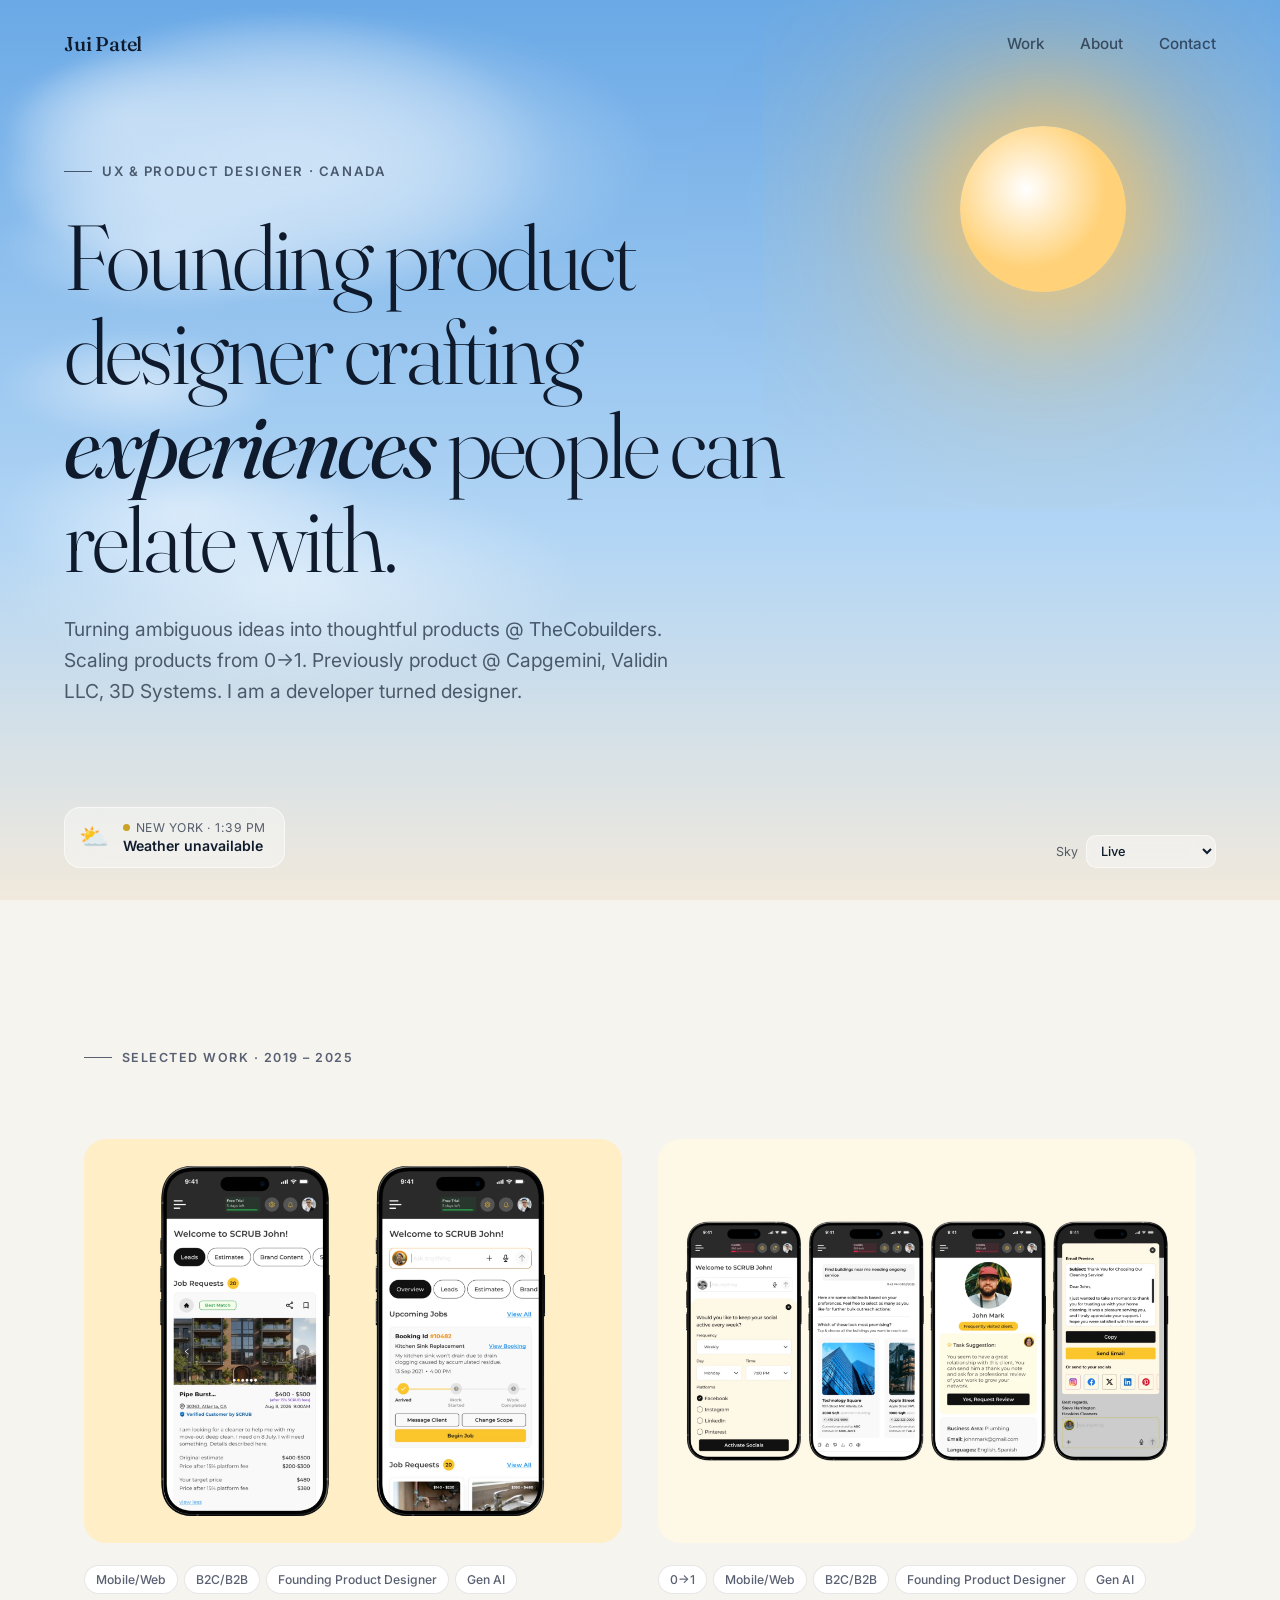
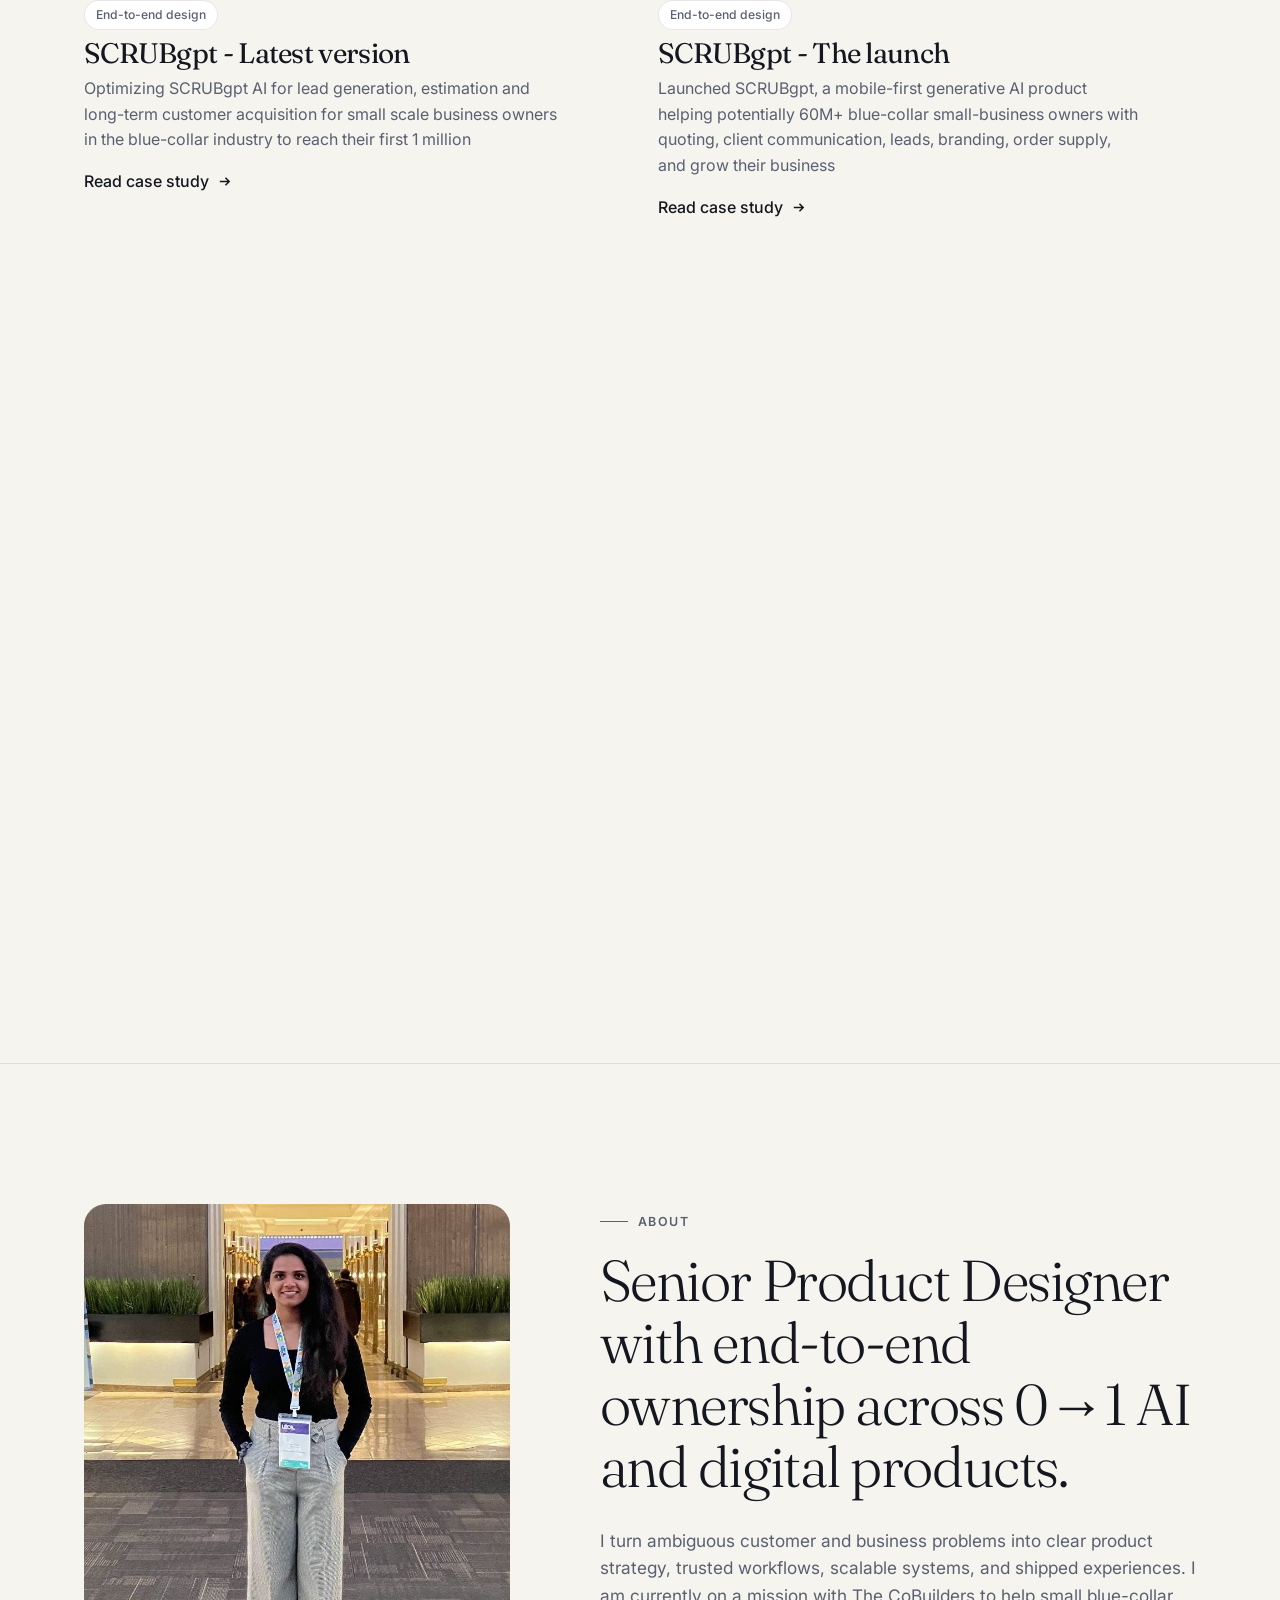
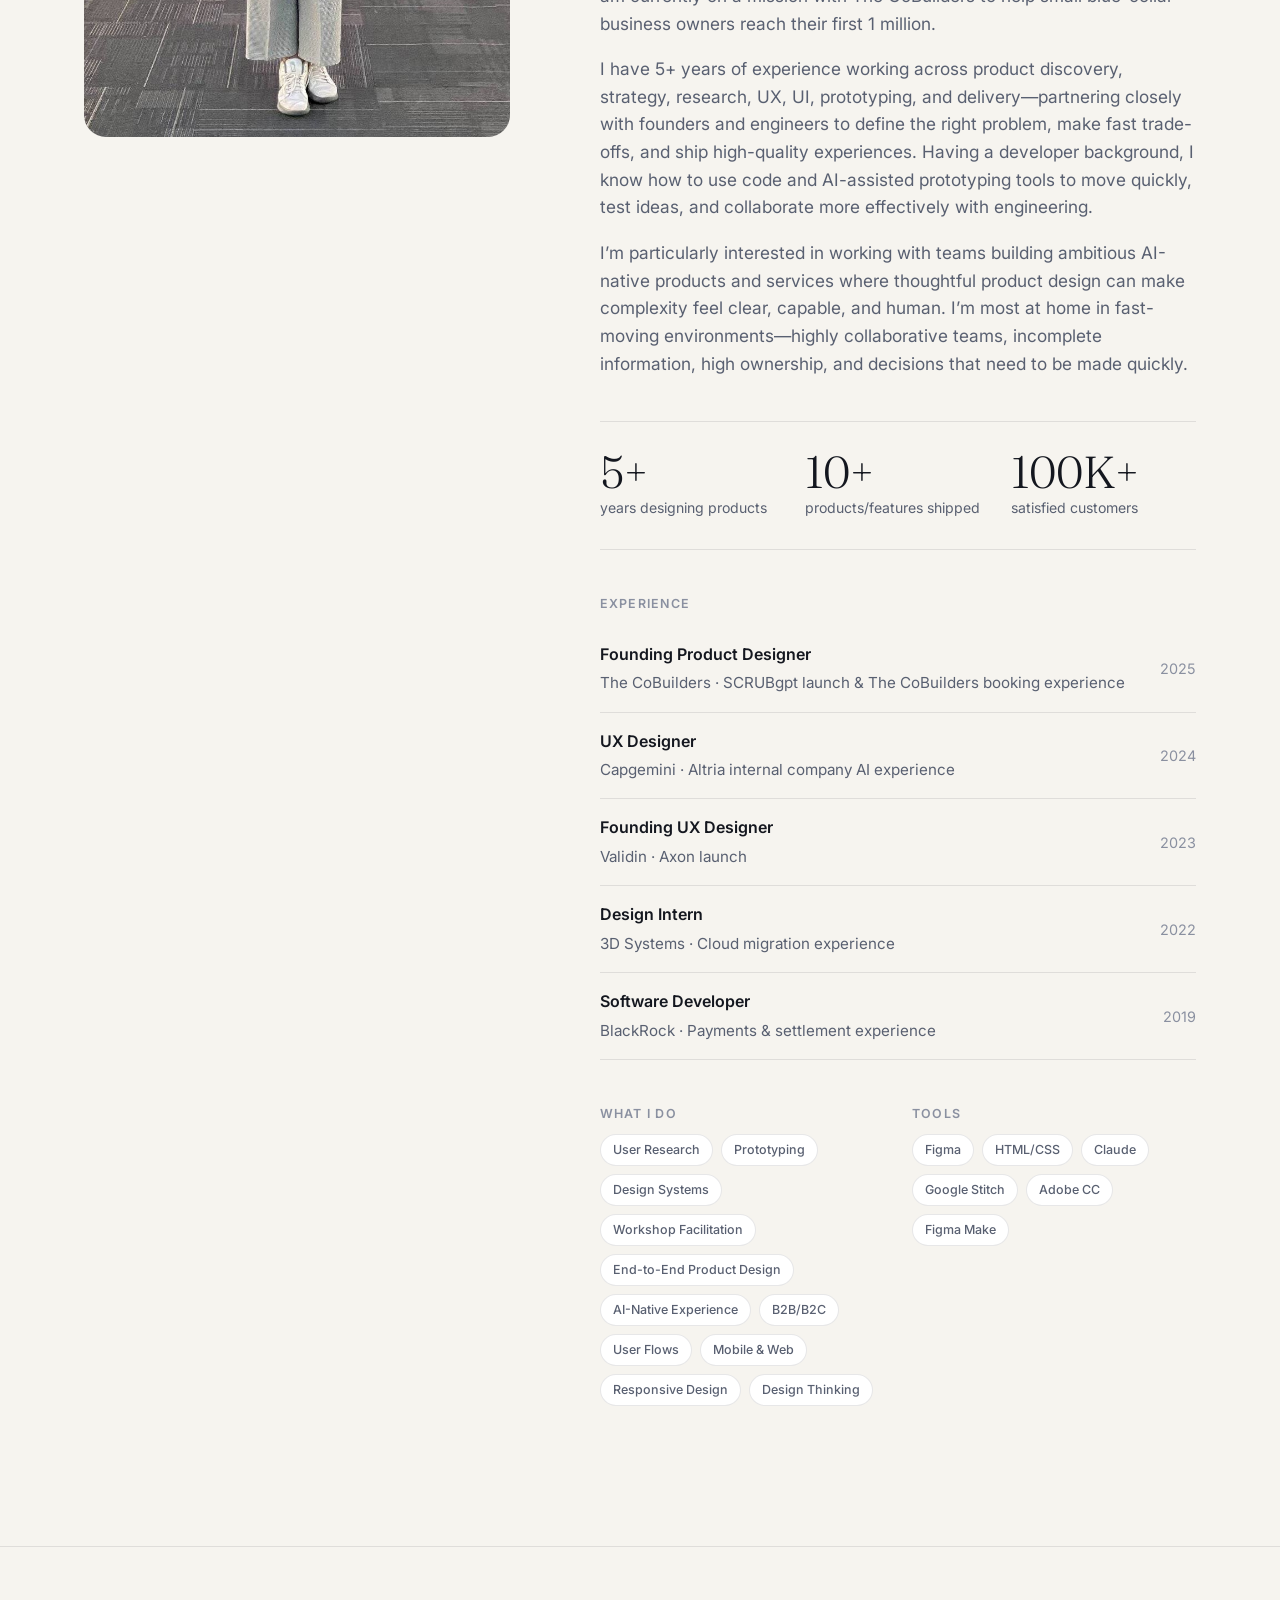
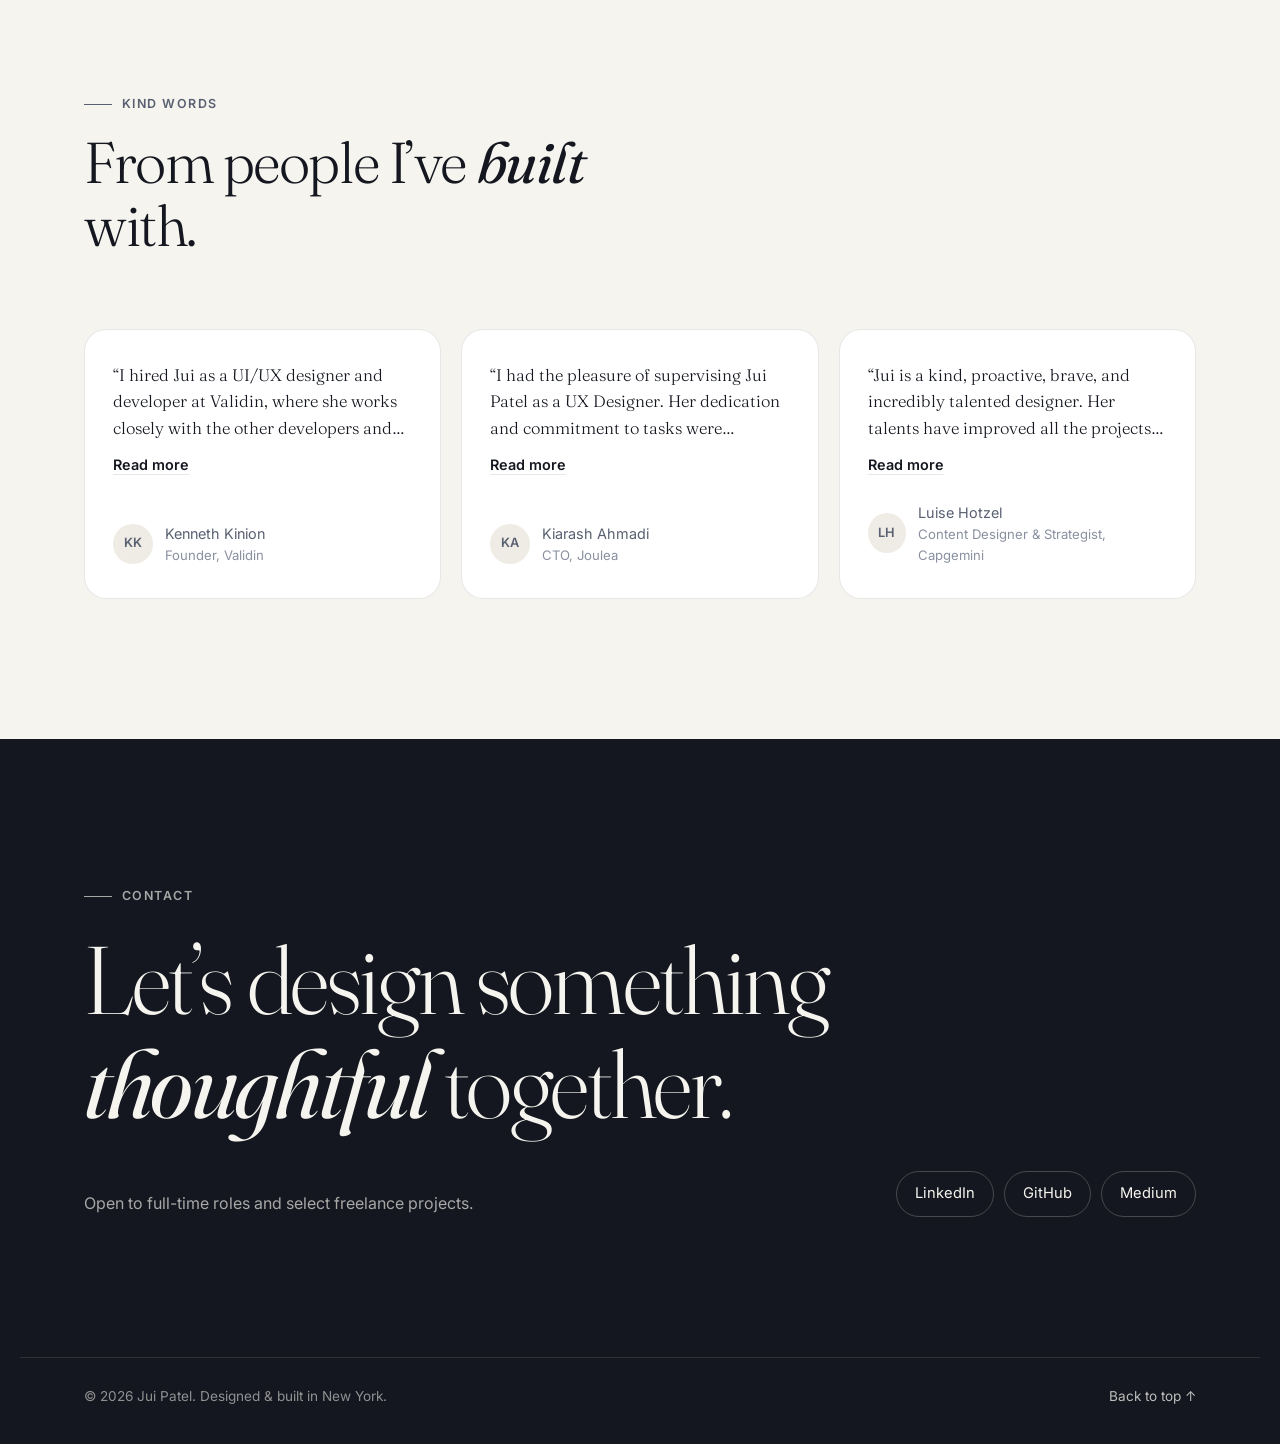
<file: index.html>
<!doctype html>
<html lang="en">
<head>
<meta charset="utf-8" />
<meta name="viewport" content="width=device-width, initial-scale=1" />
<title>Jui Patel — Product Designer</title>
<meta name="description" content="UX design portfolio. The sky behind this page follows the live weather in New York." />
<link rel="preconnect" href="https://fonts.googleapis.com" />
<link rel="preconnect" href="https://fonts.gstatic.com" crossorigin />
<link href="https://fonts.googleapis.com/css2?family=Fraunces:ital,opsz,wght@0,9..144,300;0,9..144,400;0,9..144,500;1,9..144,300;1,9..144,400&family=Inter:wght@400;500;600&display=swap" rel="stylesheet" />
<link rel="stylesheet" href="css/site.css" />
<script src="js/site.js"></script>
<style>
  /* Hero-only tokens: scoped to .hero so the rest of the page keeps its own palette */
  .hero {
    color: var(--ink);
    transition: color 1.2s ease;
    --ink: #0f1b2d;
    --ink-soft: rgba(15, 27, 45, 0.68);
    --glass: rgba(255, 255, 255, 0.38);
    --glass-border: rgba(255, 255, 255, 0.55);
    --accent: #0f1b2d;
    --accent-ink: #ffffff;
    --orb: #ffd27a;
    --orb-glow: rgba(255, 196, 92, 0.55);
    --orb-opacity: 1;
    --cloud: rgba(255, 255, 255, 0.85);
    --cloud-opacity: 0.35;
    --fog-opacity: 0;
    --sky: linear-gradient(180deg, #5aa6f2 0%, #9fd0ff 55%, #ffe6c4 100%);
  }

  /* ---------- Sky themes (set on <header class="hero" data-sky="...">) ---------- */
  .hero[data-sky="clear-day"]   { --sky: linear-gradient(180deg, #4f9df0 0%, #9fd0ff 55%, #ffe6c4 100%); --cloud-opacity: 0.15; }
  .hero[data-sky="partly-day"]  { --sky: linear-gradient(180deg, #6aa9e6 0%, #b3d6f5 60%, #f1e9dc 100%); --cloud-opacity: 0.6; }
  .hero[data-sky="cloudy-day"]  { --sky: linear-gradient(180deg, #8d9aa8 0%, #b9c3cd 55%, #dfe3e6 100%); --cloud-opacity: 0.9; --orb-opacity: 0; --cloud: rgba(240,243,246,0.9); }
  .hero[data-sky="fog-day"]     { --sky: linear-gradient(180deg, #b8c0c6 0%, #d4d9dc 50%, #e9ebec 100%); --cloud-opacity: 0.3; --orb-opacity: 0.18; --fog-opacity: 1; }
  .hero[data-sky="rain-day"]    { --sky: linear-gradient(180deg, #4d5b6b 0%, #6f7e8e 50%, #9aa6b1 100%); --cloud-opacity: 0.85; --orb-opacity: 0; --cloud: rgba(120,132,146,0.85); }
  .hero[data-sky="snow-day"]    { --sky: linear-gradient(180deg, #a9b8c8 0%, #d3dde6 55%, #f3f6f8 100%); --cloud-opacity: 0.7; --orb-opacity: 0; --cloud: rgba(250,252,255,0.9); }
  .hero[data-sky="storm-day"]   { --sky: linear-gradient(180deg, #23293a 0%, #3b4357 55%, #5c6578 100%); --cloud-opacity: 0.9; --orb-opacity: 0; --cloud: rgba(60,66,84,0.9); }

  .hero[data-sky$="-night"]     { --orb: #f1f0e6; --orb-glow: rgba(220, 225, 255, 0.35); --cloud: rgba(70, 80, 110, 0.75); }
  .hero[data-sky="clear-night"] { --sky: linear-gradient(180deg, #070b1f 0%, #141c3d 55%, #2b2f5a 100%); --cloud-opacity: 0.1; }
  .hero[data-sky="partly-night"]{ --sky: linear-gradient(180deg, #0c1229 0%, #1d2548 60%, #353a63 100%); --cloud-opacity: 0.55; }
  .hero[data-sky="cloudy-night"]{ --sky: linear-gradient(180deg, #161a26 0%, #262b3a 55%, #3a3f50 100%); --cloud-opacity: 0.9; --orb-opacity: 0; }
  .hero[data-sky="fog-night"]   { --sky: linear-gradient(180deg, #1d222c 0%, #333a46 55%, #4a515d 100%); --cloud-opacity: 0.3; --orb-opacity: 0.12; --fog-opacity: 0.7; }
  .hero[data-sky="rain-night"]  { --sky: linear-gradient(180deg, #0f1520 0%, #1f2a38 55%, #334050 100%); --cloud-opacity: 0.8; --orb-opacity: 0; }
  .hero[data-sky="snow-night"]  { --sky: linear-gradient(180deg, #1a2235 0%, #2f3a52 55%, #4b5670 100%); --cloud-opacity: 0.6; --orb-opacity: 0; }
  .hero[data-sky="storm-night"] { --sky: linear-gradient(180deg, #06080f 0%, #151a28 55%, #262c3d 100%); --cloud-opacity: 0.9; --orb-opacity: 0; --cloud: rgba(40,44,60,0.9); }

  /* Light ink on dark skies */
  .hero[data-sky$="-night"], .hero[data-sky="rain-day"], .hero[data-sky="storm-day"] {
    --ink: #f5f7fb;
    --ink-soft: rgba(245, 247, 251, 0.72);
    --glass: rgba(255, 255, 255, 0.08);
    --glass-border: rgba(255, 255, 255, 0.18);
    --accent: #f5f7fb;
    --accent-ink: #0f1b2d;
  }

  /* ---------- Hero ---------- */
  .hero {
    position: relative;
    min-height: 100vh;
    min-height: 100svh;
    display: flex;
    flex-direction: column;
    overflow: hidden;
    isolation: isolate;
  }

  /* Two stacked sky layers so gradients can cross-fade */
  .sky { position: absolute; inset: 0; z-index: -5; background: var(--sky); }
  .sky-prev { position: absolute; inset: 0; z-index: -4; transition: opacity 1.4s ease; pointer-events: none; }

  .orb {
    position: absolute; z-index: -3;
    top: 14%; right: 12%;
    width: clamp(90px, 13vw, 170px); aspect-ratio: 1;
    border-radius: 50%;
    background: radial-gradient(circle at 40% 38%, #fff 0%, var(--orb) 55%);
    box-shadow: 0 0 80px 30px var(--orb-glow), 0 0 200px 80px var(--orb-glow);
    opacity: var(--orb-opacity);
    transition: opacity 1.4s ease, background 1.4s ease, box-shadow 1.4s ease;
    animation: float 12s ease-in-out infinite;
  }
  .hero[data-sky$="-night"] .orb { box-shadow: 0 0 60px 12px var(--orb-glow); }
  .hero[data-sky$="-night"] .orb::after {
    /* crescent */
    content: ""; position: absolute; inset: 0; border-radius: 50%;
    background: radial-gradient(circle at 72% 30%, rgba(10,14,35,0.92) 0 46%, transparent 47%);
  }
  @keyframes float { 50% { transform: translateY(-10px); } }

  .clouds { position: absolute; inset: 0; z-index: -2; opacity: var(--cloud-opacity); transition: opacity 1.4s ease; pointer-events: none; }
  .cloud {
    position: absolute; border-radius: 50%;
    background: radial-gradient(closest-side, var(--cloud), transparent);
    filter: blur(6px);
    animation: drift linear infinite;
    transition: background 1.4s ease;
  }
  @keyframes drift { from { transform: translateX(-30vw); } to { transform: translateX(130vw); } }

  .fog { position: absolute; inset: 0; z-index: -1; opacity: var(--fog-opacity); transition: opacity 1.4s ease; pointer-events: none; }
  .fog span {
    position: absolute; left: -50%; width: 200%; height: 40%;
    background: radial-gradient(ellipse at center, rgba(255,255,255,0.55), transparent 65%);
    animation: fogslide 40s linear infinite alternate;
  }
  .fog span:nth-child(1) { top: 10%; }
  .fog span:nth-child(2) { top: 40%; animation-duration: 55s; animation-direction: alternate-reverse; }
  .fog span:nth-child(3) { top: 65%; animation-duration: 70s; }
  @keyframes fogslide { to { transform: translateX(20%); } }

  canvas#fx { position: absolute; inset: 0; z-index: -1; width: 100%; height: 100%; pointer-events: none; }
  .flash { position: absolute; inset: 0; z-index: 0; background: #fff; opacity: 0; pointer-events: none; }

  /* ---------- Nav ---------- */
  nav {
    display: flex; align-items: center; justify-content: space-between;
    padding: 28px clamp(16px, 5vw, 64px);
  }
  .logo { font-family: "Fraunces", serif; font-size: 1.25rem; font-weight: 500; letter-spacing: -0.01em; color: inherit; text-decoration: none; }
  .links { display: flex; gap: clamp(16px, 3vw, 36px); list-style: none; }
  .links a { color: var(--ink-soft); text-decoration: none; font-size: 0.95rem; font-weight: 500; transition: color .2s; }
  .links a:hover { color: var(--ink); }

  /* ---------- Content ---------- */
  .content {
    flex: 1;
    display: flex; flex-direction: column; justify-content: center;
    padding: 0 clamp(16px, 5vw, 64px) 120px;
    max-width: 1100px;
  }
  .hero .eyebrow {
    display: inline-flex; align-items: center; gap: 10px;
    font-size: 0.82rem; font-weight: 600; letter-spacing: 0.12em; text-transform: uppercase;
    color: var(--ink-soft); margin-bottom: 28px;
  }
  .eyebrow::before { content: ""; width: 28px; height: 1px; background: currentColor; }
  h1 {
    font-family: "Fraunces", serif;
    font-weight: 300;
    font-size: clamp(2.6rem, 7.2vw, 6rem);
    line-height: 1.02;
    letter-spacing: -0.03em;
    max-width: 14ch;
  }
  h1 em { font-style: italic; font-weight: 400; }
  .lede { margin-top: 28px; font-size: clamp(1.02rem, 1.6vw, 1.2rem); line-height: 1.6; color: var(--ink-soft); max-width: 52ch; }
  .lede strong { color: var(--ink); font-weight: 500; }
  .ctas { display: flex; flex-wrap: wrap; gap: 14px; margin-top: 40px; }
  .btn {
    display: inline-flex; align-items: center; gap: 10px;
    padding: 15px 26px; border-radius: 999px;
    font: 500 0.98rem/1 "Inter", sans-serif; text-decoration: none;
    transition: transform .2s ease, background .4s ease, color .4s ease;
  }
  .btn:hover { transform: translateY(-2px); }
  .btn-primary { background: var(--accent); color: var(--accent-ink); }
  .btn-ghost { background: var(--glass); color: var(--ink); border: 1px solid var(--glass-border); backdrop-filter: blur(12px); -webkit-backdrop-filter: blur(12px); }
  .btn svg { width: 16px; height: 16px; }

  /* ---------- Weather chip ---------- */
  .weather {
    position: absolute; left: clamp(16px, 5vw, 64px); bottom: 32px;
    display: flex; align-items: center; gap: 14px;
    padding: 12px 18px 12px 14px; border-radius: 16px;
    background: var(--glass); border: 1px solid var(--glass-border);
    backdrop-filter: blur(14px); -webkit-backdrop-filter: blur(14px);
    font-size: 0.88rem; line-height: 1.35;
    transition: background .8s ease, border-color .8s ease;
  }
  .weather .icon { font-size: 1.5rem; line-height: 1; }
  .weather .label { color: var(--ink-soft); font-size: 0.76rem; letter-spacing: 0.04em; }
  .weather .now { font-weight: 600; }
  .dot { display: inline-block; width: 7px; height: 7px; border-radius: 50%; background: #34c77b; margin-right: 6px; vertical-align: 1px; box-shadow: 0 0 0 0 rgba(52,199,123,.6); animation: pulse 2s infinite; }
  .dot.off { background: #c9a227; animation: none; }
  @keyframes pulse { 70% { box-shadow: 0 0 0 7px rgba(52,199,123,0); } 100% { box-shadow: 0 0 0 0 rgba(52,199,123,0); } }

  /* ---------- Preview switcher (for testing every sky) ---------- */
  .preview {
    position: absolute; right: clamp(16px, 5vw, 64px); bottom: 32px;
    display: flex; align-items: center; gap: 8px;
    font-size: 0.78rem; color: var(--ink-soft);
  }
  .preview select {
    font: 500 0.8rem "Inter", sans-serif; color: var(--ink);
    background: var(--glass); border: 1px solid var(--glass-border);
    border-radius: 10px; padding: 7px 10px; cursor: pointer;
    backdrop-filter: blur(12px); -webkit-backdrop-filter: blur(12px);
  }
  .preview select option { color: #0f1b2d; }

  @media (max-width: 640px) {
    .links li:not(:last-child) { display: none; }
    .content { padding-bottom: 170px; }
    .preview { left: 16px; right: auto; bottom: 100px; }
  }
  @media (prefers-reduced-motion: reduce) {
    .orb, .cloud, .fog span, .dot { animation: none !important; }
  }
</style>
</head>
<body>
  <header class="hero" data-sky="partly-day">
    <div class="sky"></div>
    <div class="sky-prev"></div>
    <div class="orb" aria-hidden="true"></div>
    <div class="clouds" aria-hidden="true"></div>
    <div class="fog" aria-hidden="true"><span></span><span></span><span></span></div>
    <canvas id="fx" aria-hidden="true"></canvas>
    <div class="flash" aria-hidden="true"></div>

    <nav>
      <a href="#" class="logo">Jui Patel</a>
      <ul class="links">
        <li><a href="#work">Work</a></li>
        <li><a href="#about">About</a></li>
        <li><a href="#contact">Contact</a></li>
      </ul>
    </nav>

    <div class="content">
      <p class="eyebrow">UX &amp; Product Designer · Canada</p>
      <h1>Founding product designer crafting <em>experiences</em> people can relate with.</h1>
      <p class="lede">
        Turning ambiguous ideas into thoughtful products @ TheCobuilders. Scaling products from 0->1. Previously product @ Capgemini, Validin LLC, 3D Systems. I am a developer turned designer.
      </p>
    </div>

    <div class="weather" role="status" aria-live="polite">
      <span class="icon" id="w-icon">⛅</span>
      <div>
        <div class="label"><span class="dot" id="w-dot"></span>NEW YORK · <span id="w-time">--:--</span></div>
        <div class="now" id="w-text">Checking the sky…</div>
      </div>
    </div>

    <label class="preview">
      Sky
      <select id="preview">
        <option value="live">Live</option>
        <option value="clear">Clear</option>
        <option value="partly">Partly cloudy</option>
        <option value="cloudy">Overcast</option>
        <option value="fog">Fog</option>
        <option value="rain">Rain</option>
        <option value="snow">Snow</option>
        <option value="storm">Thunderstorm</option>
      </select>
    </label>
  </header>

  <main>
    <!-- ================= SELECTED WORK ================= -->
    <section class="section" id="work">
      <div class="container">
        <div class="section-head reveal">
          <div>
            <span class="eyebrow">Selected work · 2019 – 2025</span>
          </div>
        </div>

        <div class="work-grid">
          <a class="project-card reveal" href="projects/SCRUBgpt-latest-version.html" style="--p:#ff6b3d; --p-soft:rgba(255,107,61,.14)">
            <div class="stage photo">
              <img src="images/scrubgpt-latest.webp" alt="Two SCRUBgpt mobile screens: job requests with pricing details, and the home overview with upcoming jobs" loading="lazy">
            </div>
            <div class="tags card-tags"><span class="tag">Mobile/Web</span><span class="tag">B2C/B2B</span><span class="tag">Founding Product Designer</span><span class="tag">Gen AI</span><span class="tag">End-to-end design</span></div>
            <h3>SCRUBgpt - Latest version</h3>
            <p>Optimizing SCRUBgpt AI for lead generation, estimation and long-term customer acquisition for small scale business owners in the blue-collar industry to reach their first 1 million</p>
            <span class="link-arrow">Read case study <svg viewBox="0 0 16 16" fill="none" stroke="currentColor" stroke-width="1.6"><path d="M3 8h10M9 4l4 4-4 4"/></svg></span>
          </a>

          <a class="project-card reveal" href="projects/SCRUBgpt-the-launch.html" style="--p:#1f9d8b; --p-soft:rgba(31,157,139,.14)">
            <div class="stage photo">
              <img src="images/scrubgpt-launch.webp" alt="Four SCRUBgpt mobile screens: social scheduling, building leads, client profile with task suggestion, and email preview" loading="lazy">
            </div>
            <div class="tags card-tags"><span class="tag">0→1</span><span class="tag">Mobile/Web</span><span class="tag">B2C/B2B</span><span class="tag">Founding Product Designer</span><span class="tag">Gen AI</span><span class="tag">End-to-end design</span></div>
            <h3>SCRUBgpt - The launch</h3>
            <p>Launched SCRUBgpt, a mobile-first generative AI product helping potentially 60M+ blue-collar small-business owners with quoting, client communication, leads, branding, order supply, and grow their business</p>
            <span class="link-arrow">Read case study <svg viewBox="0 0 16 16" fill="none" stroke="currentColor" stroke-width="1.6"><path d="M3 8h10M9 4l4 4-4 4"/></svg></span>
          </a>

          <a class="project-card reveal" href="projects/TheCoBuilders-booking-form.html" style="--p:#5b5bf0; --p-soft:rgba(91,91,240,.14)">
            <div class="stage photo">
              <img src="images/thecobuilders-booking.webp" alt="Before and after of TheCoBuilders booking form: the old room details step next to the redesigned cleaning estimate step" loading="lazy">
            </div>
            <div class="tags card-tags"><span class="tag">Mobile/Web</span><span class="tag">B2C</span><span class="tag">Founding Product Designer</span><span class="tag">Conversion Optimization</span><span class="tag">SEO Optimization</span></div>
            <h3>TheCoBuilders - Booking form & website</h3>
            <p>Redesigning the booking form to reduce drop-off rates by xx% and introducing website localization for boosting SEO ranking and visibility by xx%</p>
            <span class="link-arrow">Read case study <svg viewBox="0 0 16 16" fill="none" stroke="currentColor" stroke-width="1.6"><path d="M3 8h10M9 4l4 4-4 4"/></svg></span>
          </a>

          <a class="project-card reveal" href="projects/ResoAssist.html" style="--p:#d9822b; --p-soft:rgba(217,130,43,.14)">
            <div class="stage photo">
              <img src="images/resoassist.webp" alt="ResoAssist chat interface on a laptop, troubleshooting a hydraulic press error code" loading="lazy">
            </div>
            <div class="tags card-tags"><span class="tag">Web</span><span class="tag">B2B</span><span class="tag">Leading Product Designer</span><span class="tag">Generative AI</span><span class="tag">End-to-end design</span></div>
            <h3>ResoAssist - AI for repair technicians</h3>
            <p>Generative AI application to improve repair rates at Altria's manufacturing center by reducing the time to research/troubleshoot</p>
            <span class="link-arrow">Read case study <svg viewBox="0 0 16 16" fill="none" stroke="currentColor" stroke-width="1.6"><path d="M3 8h10M9 4l4 4-4 4"/></svg></span>
          </a>
        </div>
      </div>
    </section>

    <!-- ================= ABOUT ================= -->
    <section class="section" id="about">
      <div class="container about-grid">
        <div class="portrait reveal">
          <img src="images/jui-patel.jpg" alt="Jui Patel smiling, standing in a hotel lobby wearing a conference badge" width="768" height="960" />
        </div>
        <div class="about-copy reveal">
          <span class="eyebrow">About</span>
          <h2>Senior Product Designer with end-to-end ownership across 0→1 AI and digital products.</h2>
          <p>I turn ambiguous customer and business problems into clear product strategy, trusted workflows, scalable systems, and shipped experiences. I am currently on a mission with The CoBuilders to help small blue-collar business owners reach their first 1 million.</p>
          <p>I have 5+ years of experience working across product discovery, strategy, research, UX, UI, prototyping, and delivery—partnering closely with founders and engineers to define the right problem, make fast trade-offs, and ship high-quality experiences. Having a developer background, I know how to use code and AI-assisted prototyping tools to move quickly, test ideas, and collaborate more effectively with engineering.</p>
          <p>I’m particularly interested in working with teams building ambitious AI-native products and services where thoughtful product design can make complexity feel clear, capable, and human. I’m most at home in fast-moving environments—highly collaborative teams, incomplete information, high ownership, and decisions that need to be made quickly.</p>

          <div class="facts">
            <div><b>5+</b><span>years designing products</span></div>
            <div><b>10+</b><span>products/features shipped</span></div>
            <div><b>100K+</b><span>satisfied customers</span></div>
          </div>

          <h4>Experience</h4>
          <ul class="xp">
            <li><b>Founding Product Designer</b><time>2025</time><span>The CoBuilders · SCRUBgpt launch &amp; The CoBuilders booking experience</span></li>
            <li><b>UX Designer</b><time>2024</time><span>Capgemini · Altria internal company AI experience</span></li>
            <li><b>Founding UX Designer</b><time>2023</time><span>Validin · Axon launch</span></li>
            <li><b>Design Intern</b><time>2022</time><span>3D Systems · Cloud migration experience</span></li>
            <li><b>Software Developer</b><time>2019</time><span>BlackRock · Payments &amp; settlement experience</span></li>
          </ul>

          <div class="skills">
            <div>
              <h4>What I do</h4>
              <div class="tags"><span class="tag">User Research</span><span class="tag">Prototyping</span><span class="tag">Design Systems</span><span class="tag">Workshop Facilitation</span><span class="tag">End-to-End Product Design</span><span class="tag">AI-Native Experience</span><span class="tag">B2B/B2C</span><span class="tag">User Flows</span><span class="tag">Mobile &amp; Web</span><span class="tag">Responsive Design</span><span class="tag">Design Thinking</span></div>
            </div>
            <div>
              <h4>Tools</h4>
              <div class="tags"><span class="tag">Figma</span><span class="tag">HTML/CSS</span><span class="tag">Claude</span><span class="tag">Google Stitch</span><span class="tag">Adobe CC</span><span class="tag">Figma Make</span></div>
            </div>
          </div>
        </div>
      </div>
    </section>

    <!-- ================= TESTIMONIALS ================= -->
    <section class="section" id="kind-words">
      <div class="container">
        <div class="section-head reveal">
          <div>
            <span class="eyebrow">Kind words</span>
            <h2>From people I’ve <em>built</em> with.</h2>
          </div>
        </div>
        <div class="quotes">
          <figure class="quote reveal">
            <blockquote><p>“I hired Jui as a UI/UX designer and developer at Validin, where she works closely with the other developers and me as the sole contributor to UI/UX design. Jui is exceptionally hard-working and dedicated and was an excellent fit for us as an early-stage startup because she works quickly and is comfortable with ambiguity. During her time, she designed dozens of workflows and screens, participated in design discussions in which she translated high-level requirements into concrete design concepts, and interviewed early adopters to improve product clarity.</p><p>Jui was an ideal fit for our team because she speaks up when she has ideas, questions, or feedback, but she’s simultaneously a great listener. This combination worked great for us because we had a lot to figure out in a very short time, including a pivot, since significant changes are sometimes challenging to communicate and work through.</p><p>I recommend Jui without reservation.”</p></blockquote>
            <figcaption><i>KK</i><div>Kenneth Kinion<span>Founder, Validin</span></div></figcaption>
          </figure>
          <figure class="quote reveal">
            <blockquote><p>“I had the pleasure of supervising Jui Patel as a UX Designer. Her dedication and commitment to tasks were exemplary. Jui’s skills in interaction design and UX research, along with her strong understanding of the design process, consistently delivered high-quality work. She significantly contributed to the rebranding of Joulea, implementing it seamlessly across presentations, reports, and our website. Jui’s ability to collaborate effectively with the team, even in a short period, was impressive. I am confident in her abilities and highly recommend her for future opportunities in UX design and research.”</p></blockquote>
            <figcaption><i>KA</i><div>Kiarash Ahmadi<span>CTO, Joulea</span></div></figcaption>
          </figure>
          <figure class="quote reveal">
            <blockquote><p>“Jui is a kind, proactive, brave, and incredibly talented designer. Her talents have improved all the projects we worked on, and she is the kind of person who asks all the right questions to transform ideas into visually stunning, user-centric designs. I can always count on Jui to deliver high-quality work on time. Her reliability and professionalism are second to none. She consistently exceeds expectations, and any team would be blessed to have her as a part of it.”</p></blockquote>
            <figcaption><i>LH</i><div>Luise Hotzel<span>Content Designer &amp; Strategist, Capgemini</span></div></figcaption>
          </figure>
        </div>
      </div>
    </section>
  </main>

  <!-- ================= CONTACT ================= -->
  <section class="section contact" id="contact">
    <div class="container">
      <span class="eyebrow">Contact</span>
      <h2>Let’s design something <em>thoughtful</em> together.</h2>
      <div class="contact-row">
        <div>
          <p>Open to full-time roles and select freelance projects.</p>
        </div>
        <div class="socials">
          <a href="https://www.linkedin.com/in/jui-patel/" target="_blank" rel="noopener">LinkedIn</a>
          <a href="https://github.com/juiomshanti" target="_blank" rel="noopener">GitHub</a>
          <a href="https://medium.com/@patel.juipanda100" target="_blank" rel="noopener">Medium</a>
        </div>
      </div>
    </div>
  </section>
  <footer class="site-footer">
    <div class="container">
      <span>© <span data-year>2026</span> Jui Patel. Designed &amp; built in New York.</span>
      <a href="#top" onclick="window.scrollTo({top:0,behavior:'smooth'});return false;">Back to top ↑</a>
    </div>
  </footer>

<script>
(() => {
  const NYC = { lat: 40.7128, lon: -74.006 };
  const API = `https://api.open-meteo.com/v1/forecast?latitude=${NYC.lat}&longitude=${NYC.lon}&current=temperature_2m,weather_code,is_day&temperature_unit=fahrenheit&timezone=America%2FNew_York`;
  const REFRESH_MS = 10 * 60 * 1000;
  const reduceMotion = matchMedia("(prefers-reduced-motion: reduce)").matches;

  const body = document.querySelector(".hero"); // the sky theme lives on the hero
  const $ = (id) => document.getElementById(id);

  // ---------- WMO weather code → condition ----------
  function classify(code) {
    if (code === 0) return { kind: "clear", text: "Clear sky", intensity: 0 };
    if (code === 1) return { kind: "partly", text: "Mostly clear", intensity: 0 };
    if (code === 2) return { kind: "partly", text: "Partly cloudy", intensity: 0 };
    if (code === 3) return { kind: "cloudy", text: "Overcast", intensity: 0 };
    if (code === 45 || code === 48) return { kind: "fog", text: "Foggy", intensity: 0 };
    if (code >= 51 && code <= 57) return { kind: "rain", text: "Drizzle", intensity: 0.35 };
    if (code === 61 || code === 80) return { kind: "rain", text: "Light rain", intensity: 0.5 };
    if (code === 63 || code === 81 || code === 66) return { kind: "rain", text: "Rain", intensity: 0.8 };
    if (code === 65 || code === 82 || code === 67) return { kind: "rain", text: "Heavy rain", intensity: 1 };
    if (code === 71 || code === 85 || code === 77) return { kind: "snow", text: "Light snow", intensity: 0.5 };
    if (code === 73) return { kind: "snow", text: "Snow", intensity: 0.8 };
    if (code === 75 || code === 86) return { kind: "snow", text: "Heavy snow", intensity: 1 };
    if (code >= 95) return { kind: "storm", text: "Thunderstorm", intensity: 1 };
    return { kind: "partly", text: "Partly cloudy", intensity: 0 };
  }
  const ICONS = {
    "clear-day": "☀️", "clear-night": "🌙", "partly-day": "⛅", "partly-night": "☁️",
    "cloudy-day": "☁️", "cloudy-night": "☁️", "fog-day": "🌫️", "fog-night": "🌫️",
    "rain-day": "🌧️", "rain-night": "🌧️", "snow-day": "❄️", "snow-night": "❄️",
    "storm-day": "⛈️", "storm-night": "⛈️",
  };
  const PREVIEW_DEFAULTS = {
    clear: { text: "Clear sky", intensity: 0 }, partly: { text: "Partly cloudy", intensity: 0 },
    cloudy: { text: "Overcast", intensity: 0 }, fog: { text: "Foggy", intensity: 0 },
    rain: { text: "Rain", intensity: 0.8 }, snow: { text: "Snow", intensity: 0.8 },
    storm: { text: "Thunderstorm", intensity: 1 },
  };

  // ---------- Clouds ----------
  const cloudLayer = document.querySelector(".clouds");
  for (let i = 0; i < 9; i++) {
    const c = document.createElement("div");
    c.className = "cloud";
    const w = 260 + Math.random() * 420;
    c.style.width = w + "px";
    c.style.height = w * (0.35 + Math.random() * 0.2) + "px";
    c.style.top = Math.random() * 55 + "%";
    c.style.left = "0";
    const dur = 90 + Math.random() * 120;
    c.style.animationDuration = dur + "s";
    c.style.animationDelay = -Math.random() * dur + "s";
    cloudLayer.appendChild(c);
  }

  // ---------- Canvas particles: rain / snow / stars ----------
  const canvas = $("fx");
  const ctx = canvas.getContext("2d");
  let W = 0, H = 0, dpr = 1, particles = [], mode = "none", lightning = false;
  const flash = document.querySelector(".flash");

  function resize() {
    dpr = Math.min(window.devicePixelRatio || 1, 2);
    W = canvas.clientWidth; H = canvas.clientHeight;
    canvas.width = W * dpr; canvas.height = H * dpr;
    ctx.setTransform(dpr, 0, 0, dpr, 0, 0);
    seed();
  }

  function seed() {
    particles = [];
    const area = (W * H) / (1440 * 900);
    if (mode === "rain") {
      const n = Math.round((120 + 380 * intensity) * area);
      for (let i = 0; i < n; i++) particles.push(rainDrop(true));
    } else if (mode === "snow") {
      const n = Math.round((80 + 220 * intensity) * area);
      for (let i = 0; i < n; i++) particles.push(snowFlake(true));
    } else if (mode === "stars") {
      const n = Math.round(220 * area);
      for (let i = 0; i < n; i++) particles.push({
        x: Math.random() * W, y: Math.random() * H * 0.75,
        r: Math.random() * 1.3 + 0.2, p: Math.random() * Math.PI * 2, s: 0.5 + Math.random() * 1.5,
      });
    }
  }
  let intensity = 0.8;
  const rainDrop = (anywhere) => ({
    x: Math.random() * (W + 200) - 100, y: anywhere ? Math.random() * H : -20,
    l: 10 + Math.random() * 18, v: 9 + Math.random() * 8, a: 0.15 + Math.random() * 0.35,
  });
  const snowFlake = (anywhere) => ({
    x: Math.random() * W, y: anywhere ? Math.random() * H : -10,
    r: 1 + Math.random() * 3, v: 0.4 + Math.random() * 1.1, sway: Math.random() * Math.PI * 2, a: 0.5 + Math.random() * 0.5,
  });

  let last = performance.now();
  function frame(now) {
    const dt = Math.min((now - last) / 16.67, 3); last = now;
    ctx.clearRect(0, 0, W, H);
    if (mode === "rain") {
      ctx.lineCap = "round"; ctx.lineWidth = 1;
      const wind = 2.2;
      for (const d of particles) {
        if (!reduceMotion) { d.y += d.v * dt; d.x += wind * dt * 0.4; }
        if (d.y > H) Object.assign(d, rainDrop(false));
        ctx.strokeStyle = `rgba(220,232,245,${d.a})`;
        ctx.beginPath(); ctx.moveTo(d.x, d.y); ctx.lineTo(d.x + wind * 1.2, d.y + d.l); ctx.stroke();
      }
    } else if (mode === "snow") {
      for (const f of particles) {
        if (!reduceMotion) { f.y += f.v * dt; f.sway += 0.01 * dt; f.x += Math.sin(f.sway) * 0.5 * dt; }
        if (f.y > H + 5) Object.assign(f, snowFlake(false));
        ctx.fillStyle = `rgba(255,255,255,${f.a})`;
        ctx.beginPath(); ctx.arc(f.x, f.y, f.r, 0, Math.PI * 2); ctx.fill();
      }
    } else if (mode === "stars") {
      const t = now / 1000;
      for (const s of particles) {
        const tw = reduceMotion ? 0.8 : 0.55 + 0.45 * Math.sin(t * s.s + s.p);
        ctx.fillStyle = `rgba(255,255,255,${tw})`;
        ctx.beginPath(); ctx.arc(s.x, s.y, s.r, 0, Math.PI * 2); ctx.fill();
      }
    }
    requestAnimationFrame(frame);
  }

  // Lightning for storms
  function scheduleLightning() {
    if (!lightning || reduceMotion) return;
    setTimeout(() => {
      if (!lightning) return;
      flash.animate(
        [{ opacity: 0 }, { opacity: 0.55 }, { opacity: 0.1 }, { opacity: 0.4 }, { opacity: 0 }],
        { duration: 650, easing: "ease-out" }
      );
      scheduleLightning();
    }, 3000 + Math.random() * 7000);
  }

  // ---------- Apply a sky ----------
  function applySky(kind, isDay, newIntensity) {
    const key = `${kind}-${isDay ? "day" : "night"}`;
    if (body.dataset.sky === key && newIntensity === intensity) return key;

    // Cross-fade: snapshot old gradient on the top layer, then fade it out.
    const prev = document.querySelector(".sky-prev");
    prev.style.transition = "none";
    prev.style.background = getComputedStyle(body).getPropertyValue("--sky");
    prev.style.opacity = "1";
    if (!applySky.ran) { applySky.ran = true; prev.style.opacity = "0"; } // no fade on first paint
    body.dataset.sky = key;
    requestAnimationFrame(() => requestAnimationFrame(() => {
      prev.style.transition = "opacity 1.4s ease";
      prev.style.opacity = "0";
    }));

    intensity = newIntensity || 0.8;
    mode = kind === "rain" || kind === "storm" ? "rain"
         : kind === "snow" ? "snow"
         : (!isDay && (kind === "clear" || kind === "partly")) ? "stars"
         : "none";
    const wasStorm = lightning;
    lightning = kind === "storm";
    if (lightning && !wasStorm) scheduleLightning();
    seed();
    return key;
  }

  // ---------- Clock ----------
  const fmtTime = new Intl.DateTimeFormat("en-US", { hour: "numeric", minute: "2-digit", timeZone: "America/New_York" });
  const tick = () => { $("w-time").textContent = fmtTime.format(new Date()); };
  tick(); setInterval(tick, 15000);

  // ---------- Live weather ----------
  let live = null;
  async function fetchWeather() {
    try {
      const res = await fetch(API, { cache: "no-store" });
      if (!res.ok) throw new Error(res.status);
      const { current } = await res.json();
      const c = classify(current.weather_code);
      live = { ...c, isDay: current.is_day === 1, temp: Math.round(current.temperature_2m) };
      $("w-dot").classList.remove("off");
    } catch (err) {
      console.warn("Weather unavailable:", err);
      if (!live) {
        // Fallback: guess day/night from NYC local hour
        const h = Number(new Intl.DateTimeFormat("en-US", { hour: "numeric", hour12: false, timeZone: "America/New_York" }).format(new Date()));
        live = { kind: "partly", text: "Weather unavailable", intensity: 0, isDay: h >= 6 && h < 18, temp: null, offline: true };
      }
      $("w-dot").classList.add("off");
    }
    if ($("preview").value === "live") render();
  }

  function render() {
    const choice = $("preview").value;
    let kind, isDay, text, temp, inten;
    if (choice === "live" && live) {
      ({ kind, isDay, text, temp } = live); inten = live.intensity;
    } else {
      const d = PREVIEW_DEFAULTS[choice] || PREVIEW_DEFAULTS.partly;
      kind = choice; isDay = live ? live.isDay : true; text = d.text + " (preview)"; temp = live?.temp ?? null; inten = d.intensity;
    }
    const key = applySky(kind, isDay, inten);
    $("w-icon").textContent = ICONS[key];
    $("w-text").textContent = temp != null ? `${temp}°F · ${text}` : text;
  }

  $("preview").addEventListener("change", render);
  // Shift+click the chip to flip day/night while previewing
  document.querySelector(".weather").addEventListener("click", (e) => {
    if (!e.shiftKey || !live) return;
    live.isDay = !live.isDay; render();
  });

  window.addEventListener("resize", resize);
  resize();
  requestAnimationFrame(frame);
  fetchWeather();
  setInterval(fetchWeather, REFRESH_MS);
})();
</script>
</body>
</html>
</file>
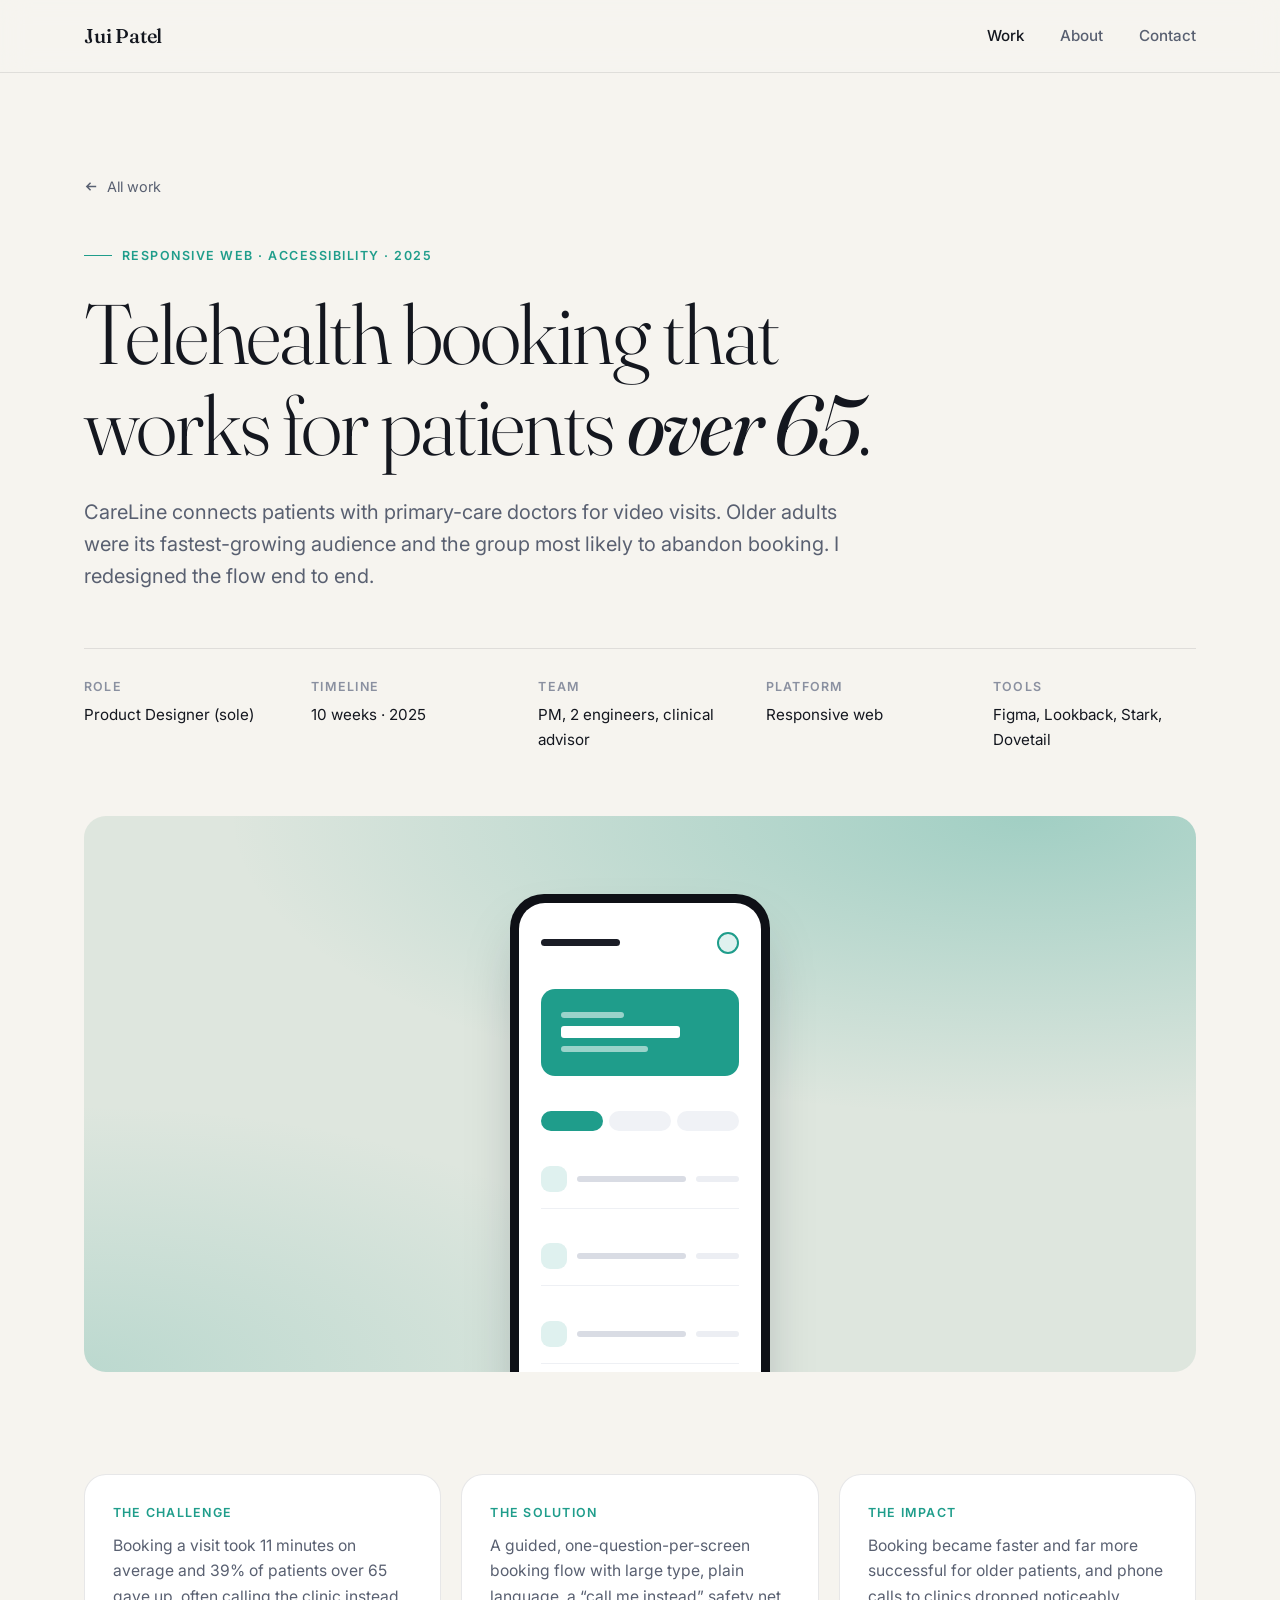
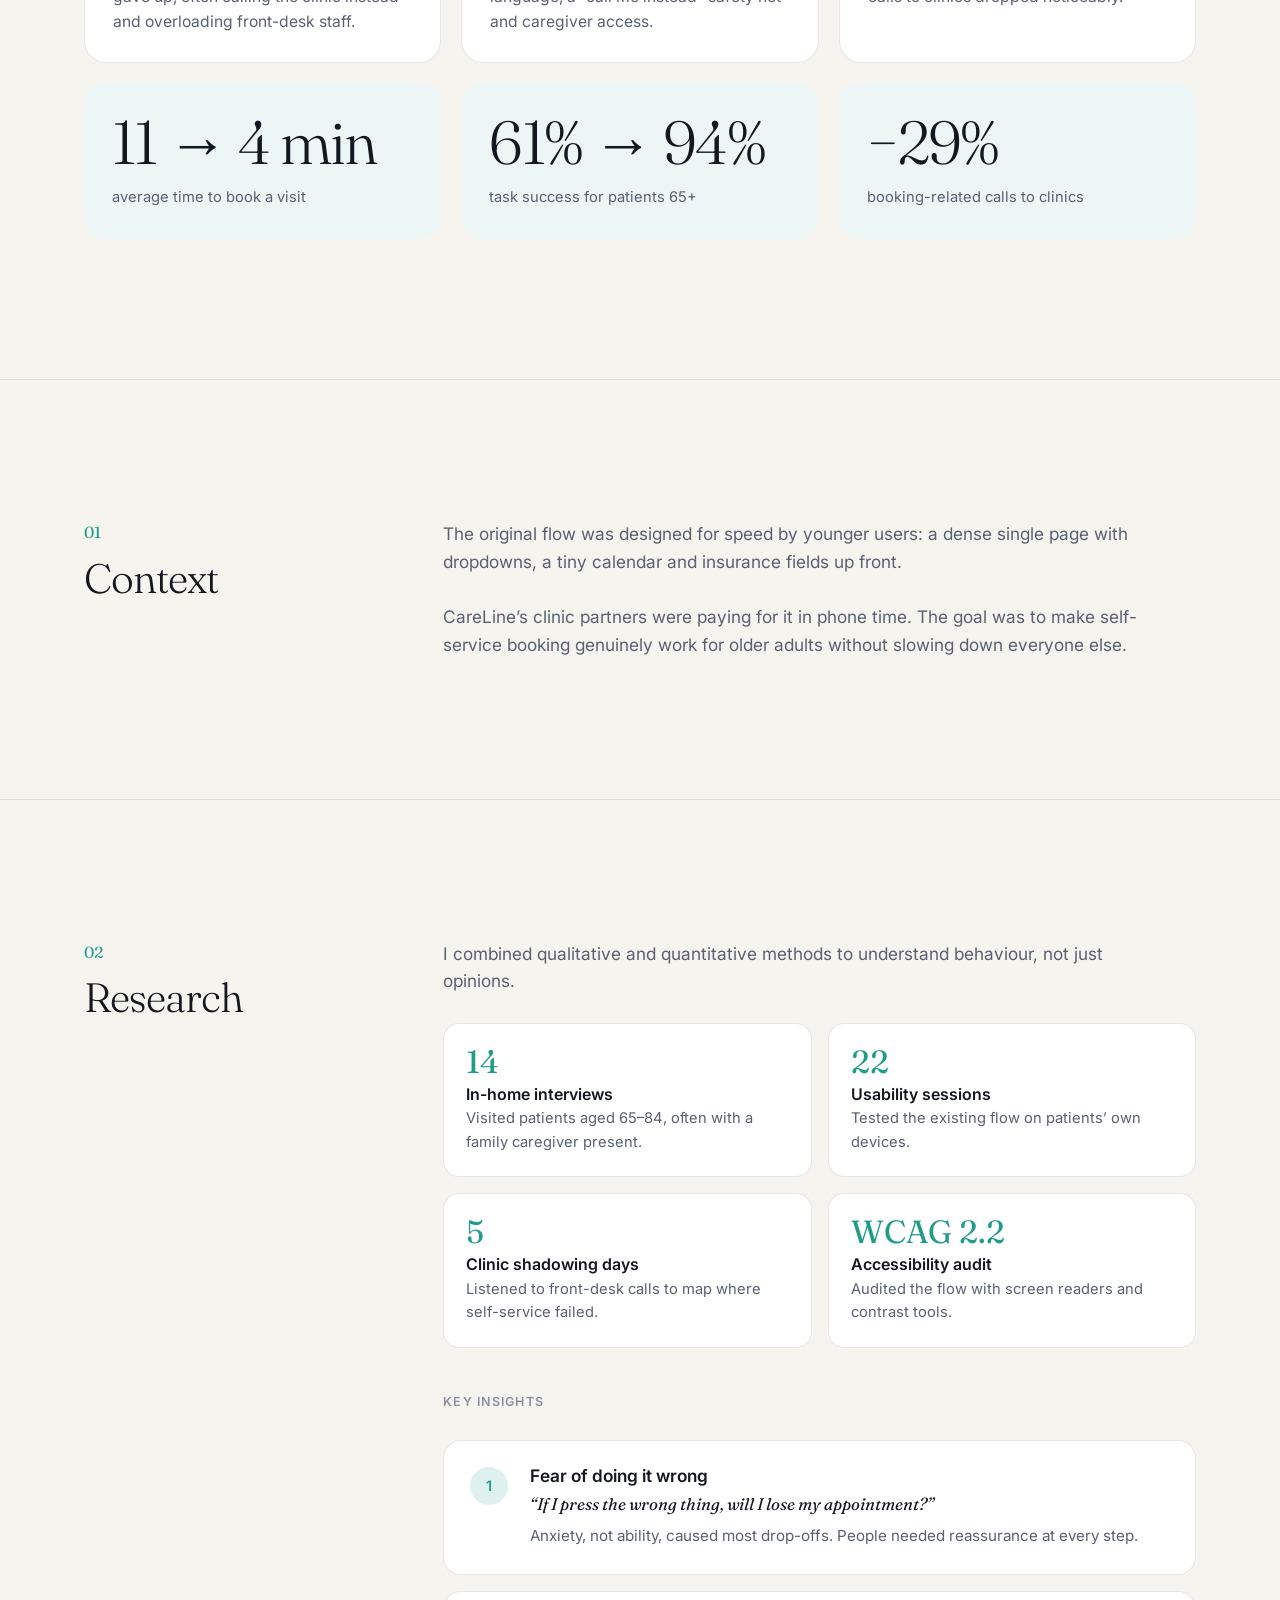
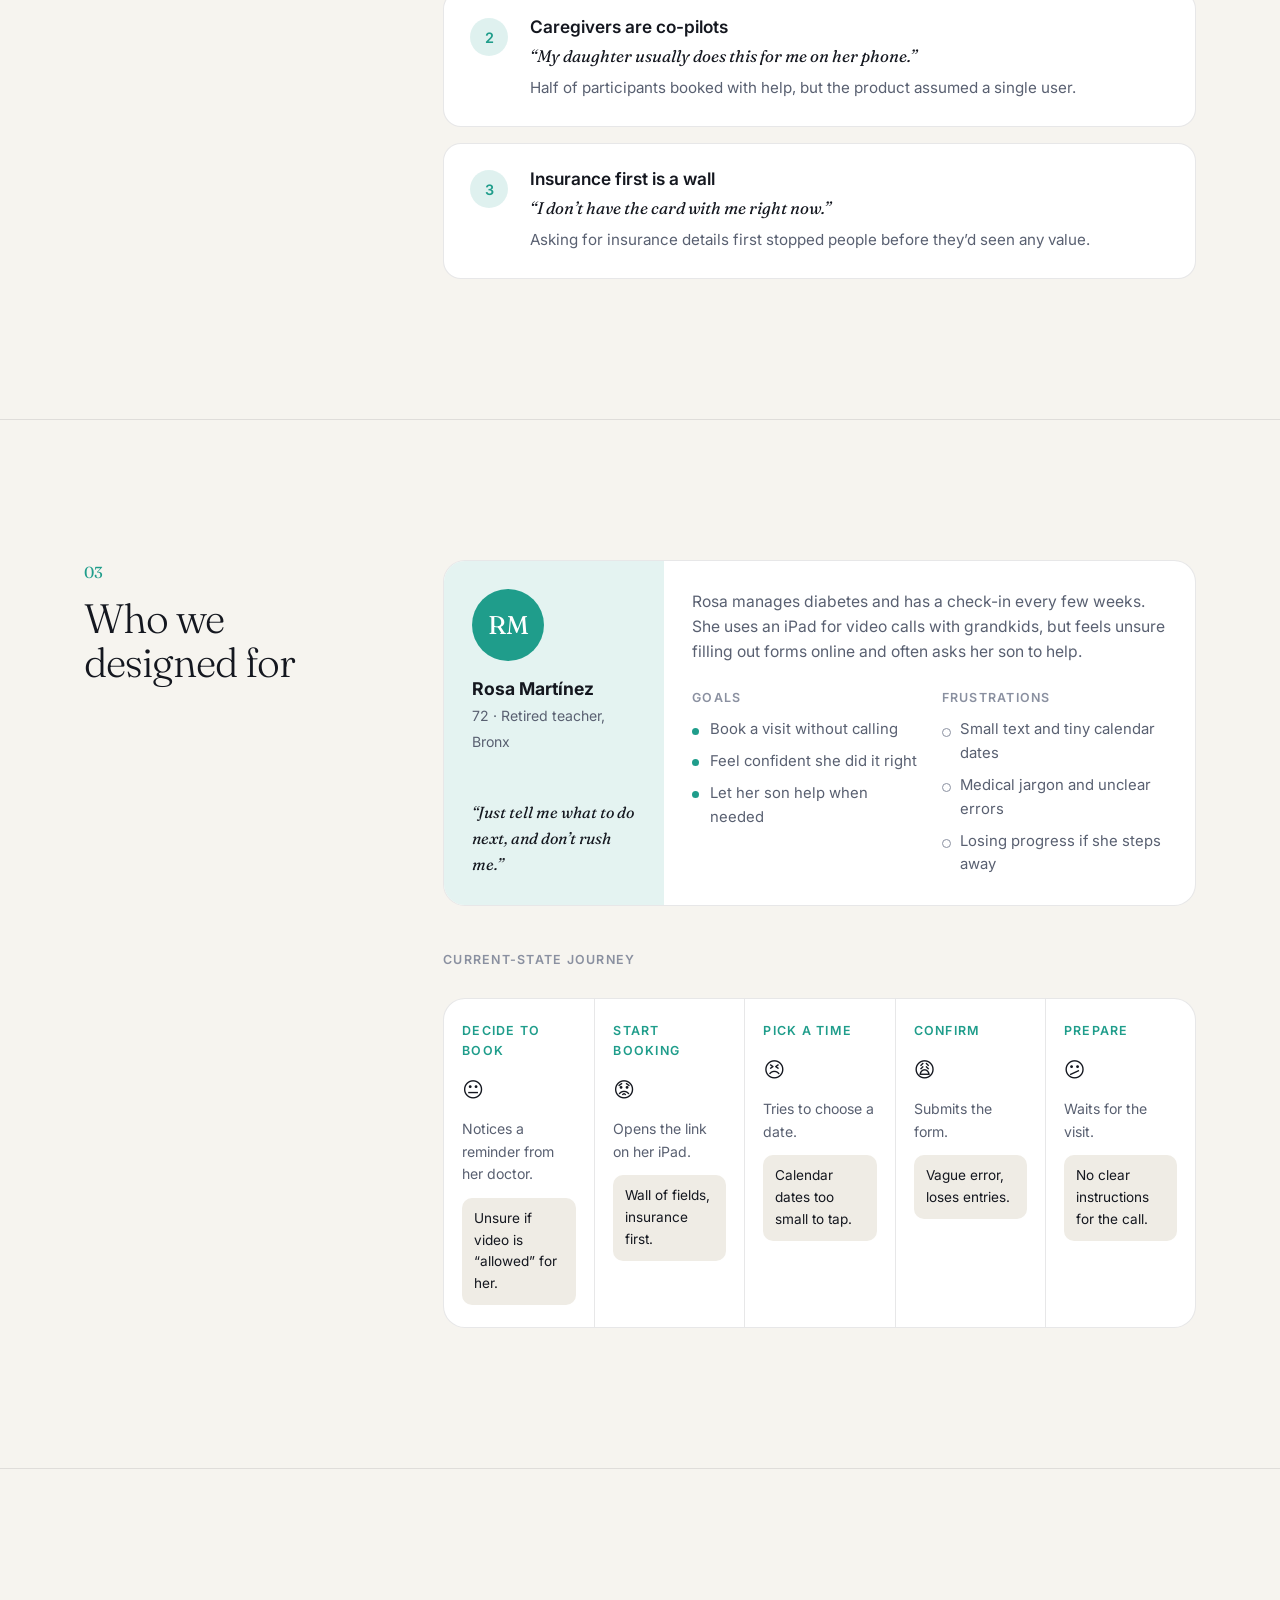
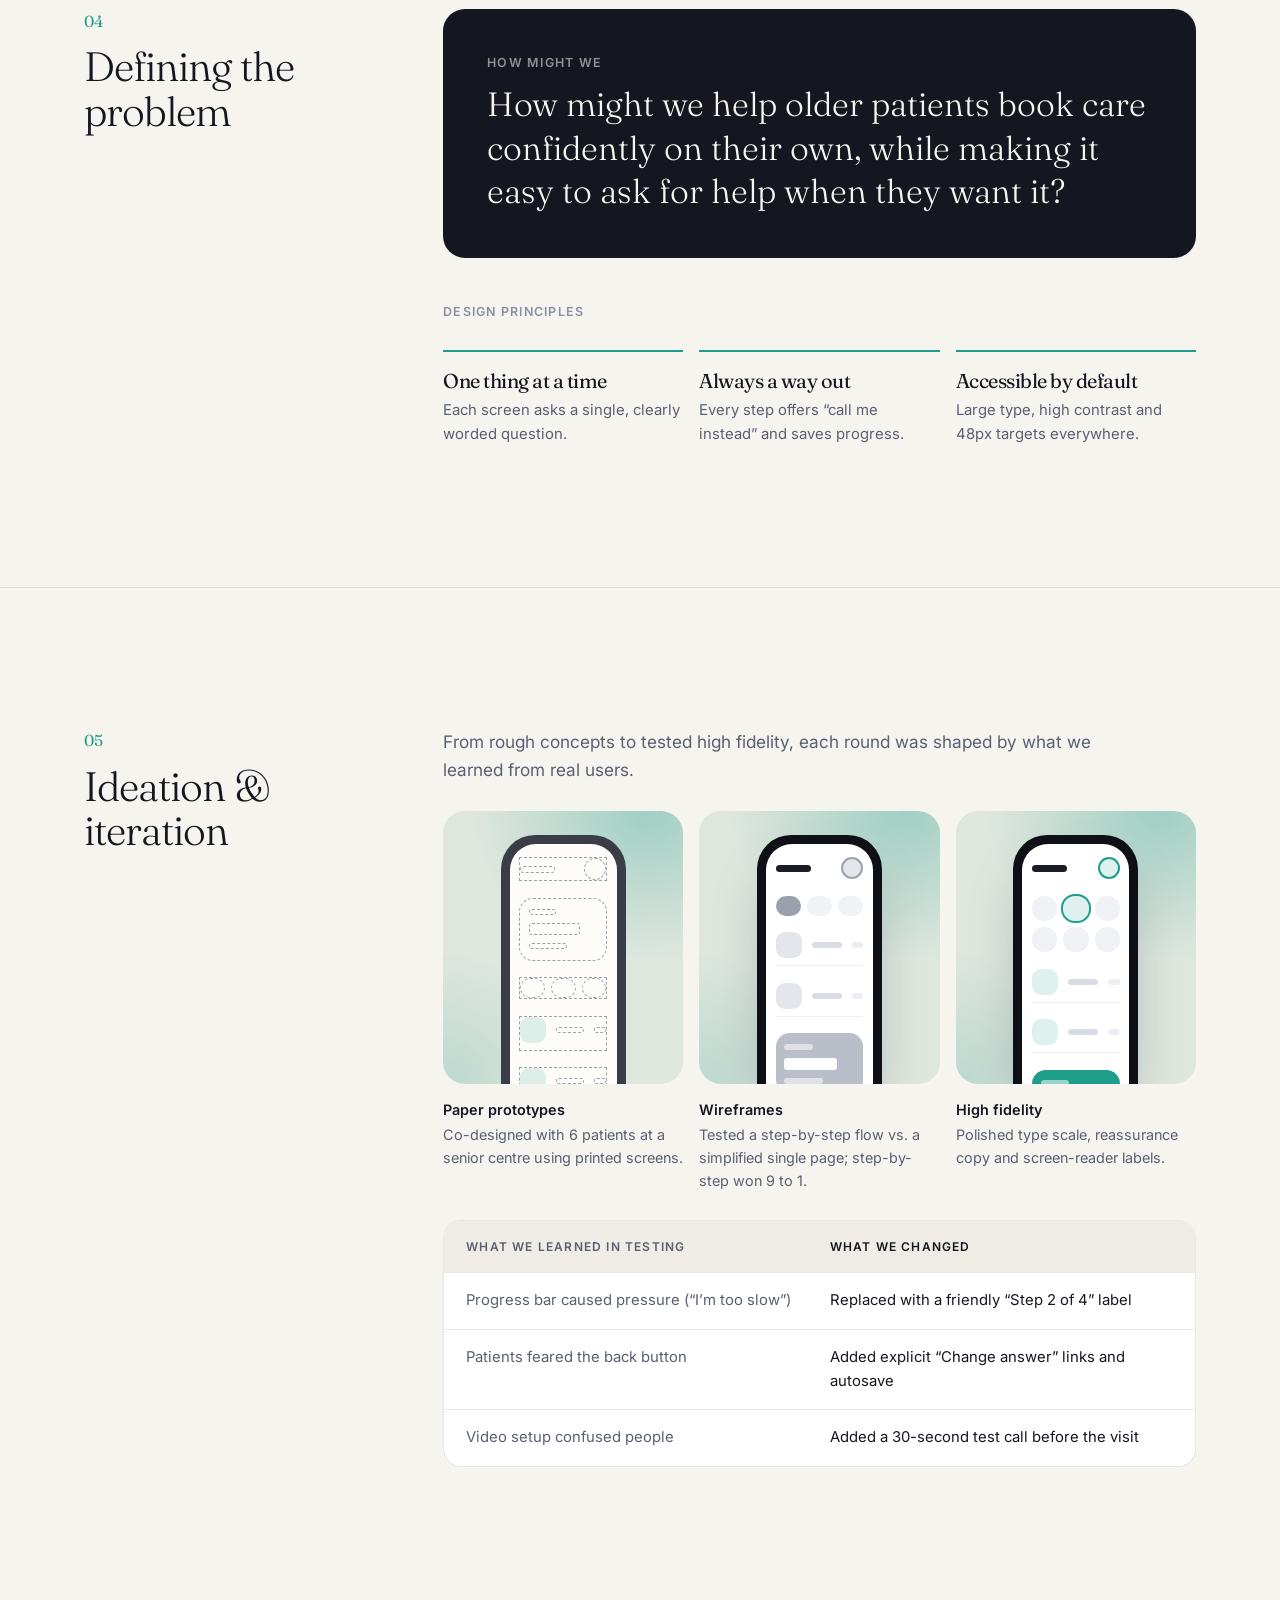
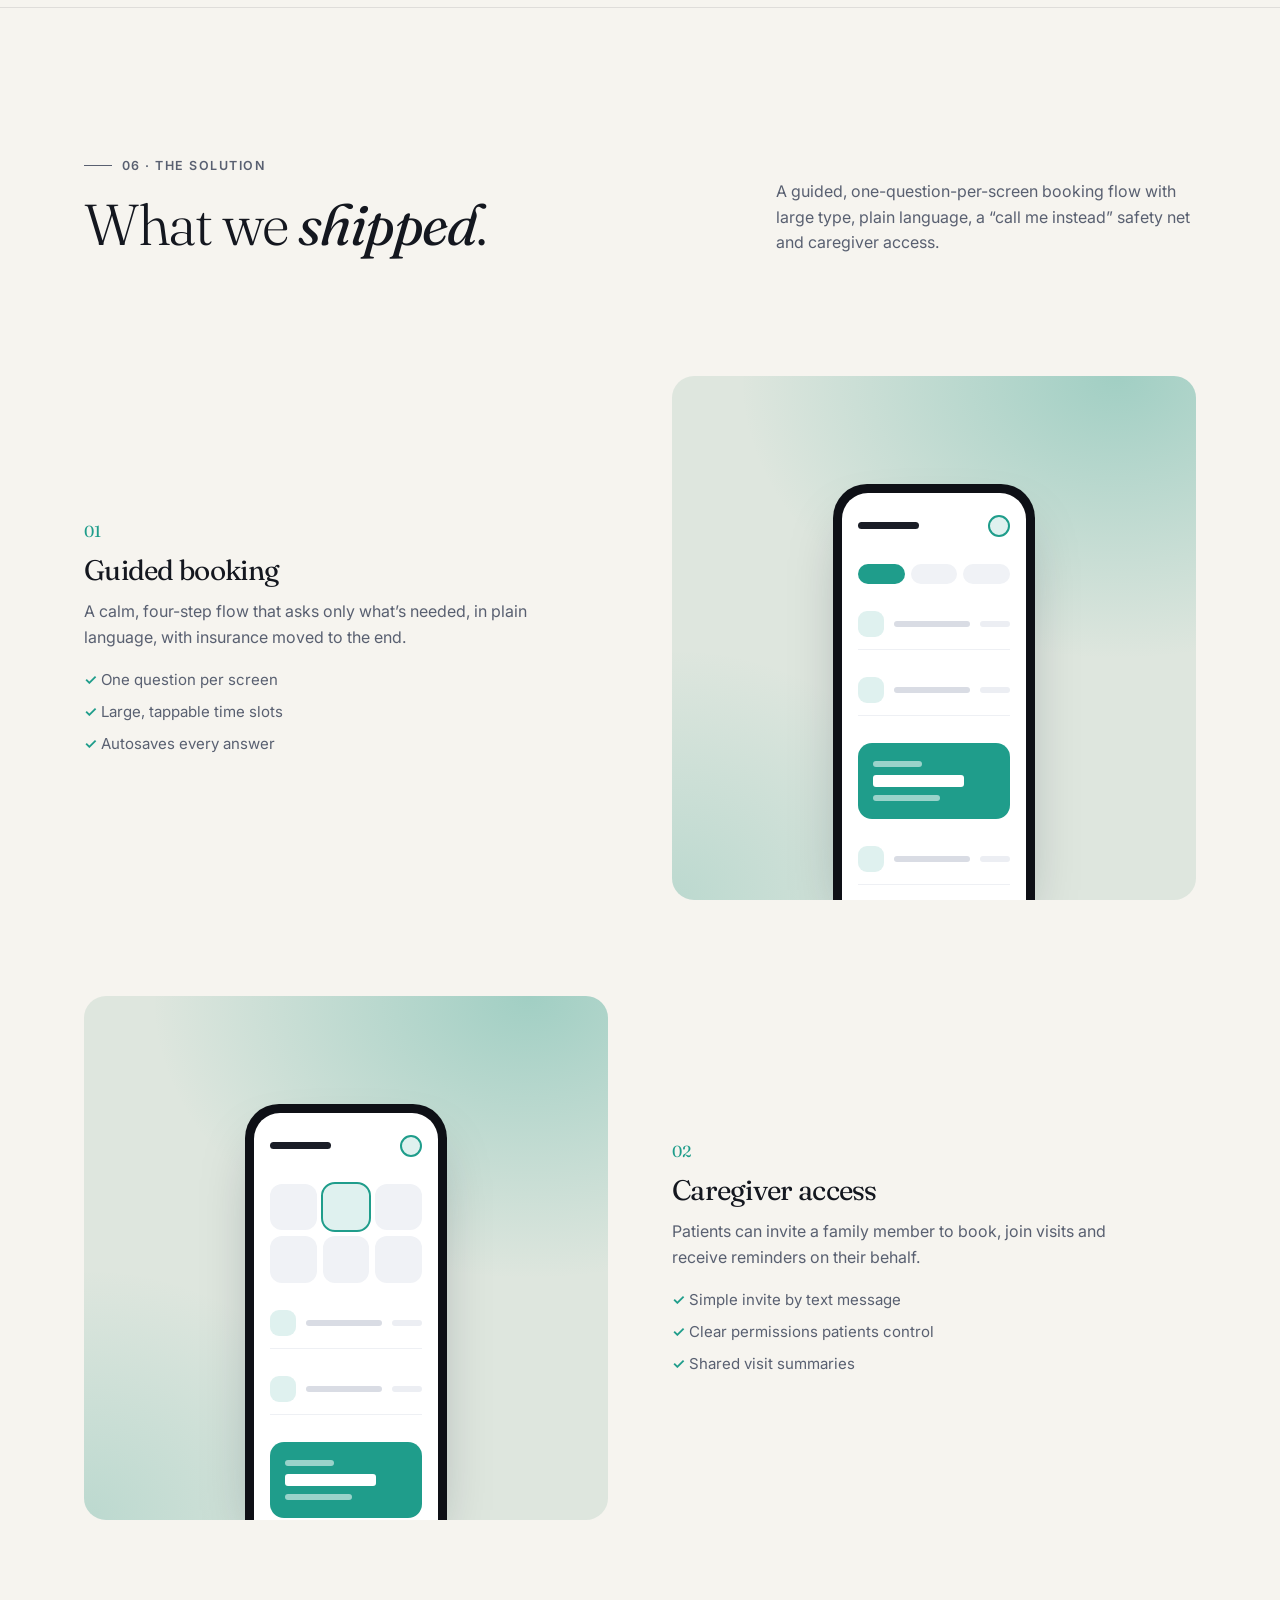
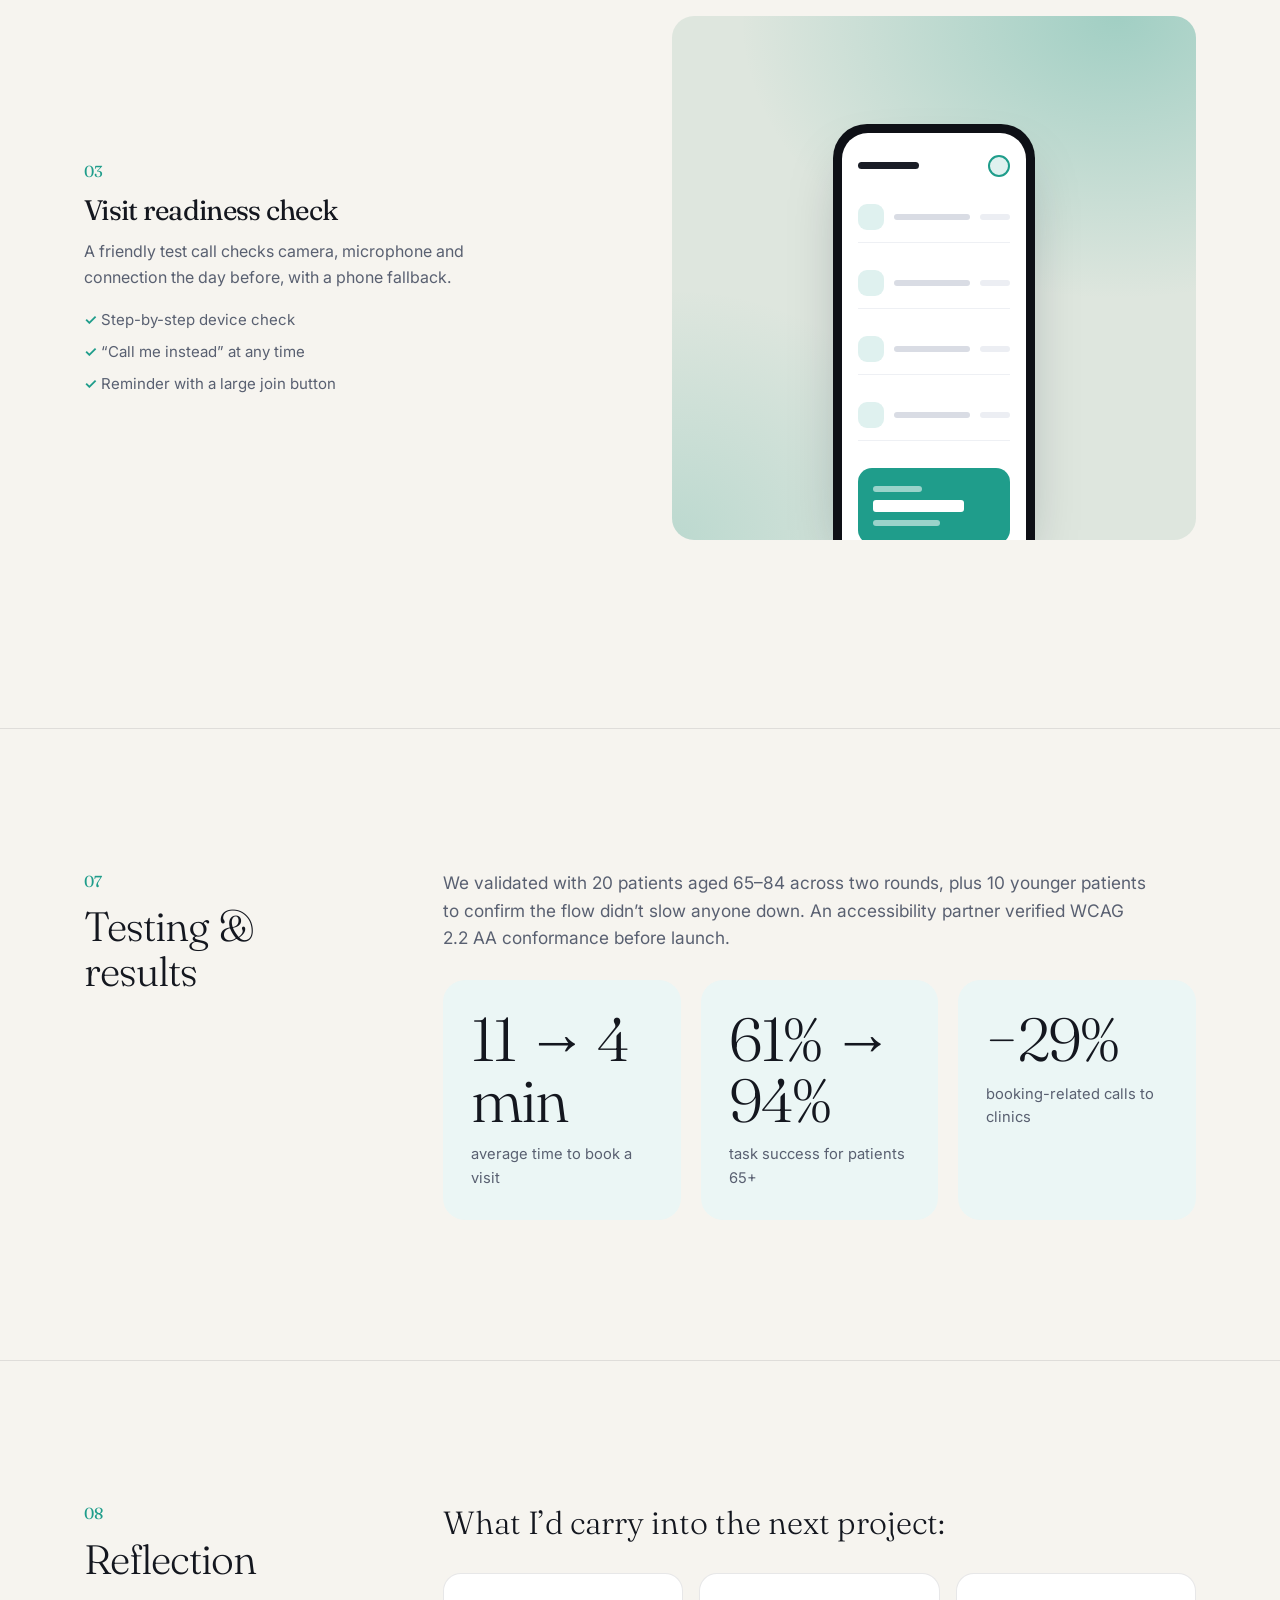
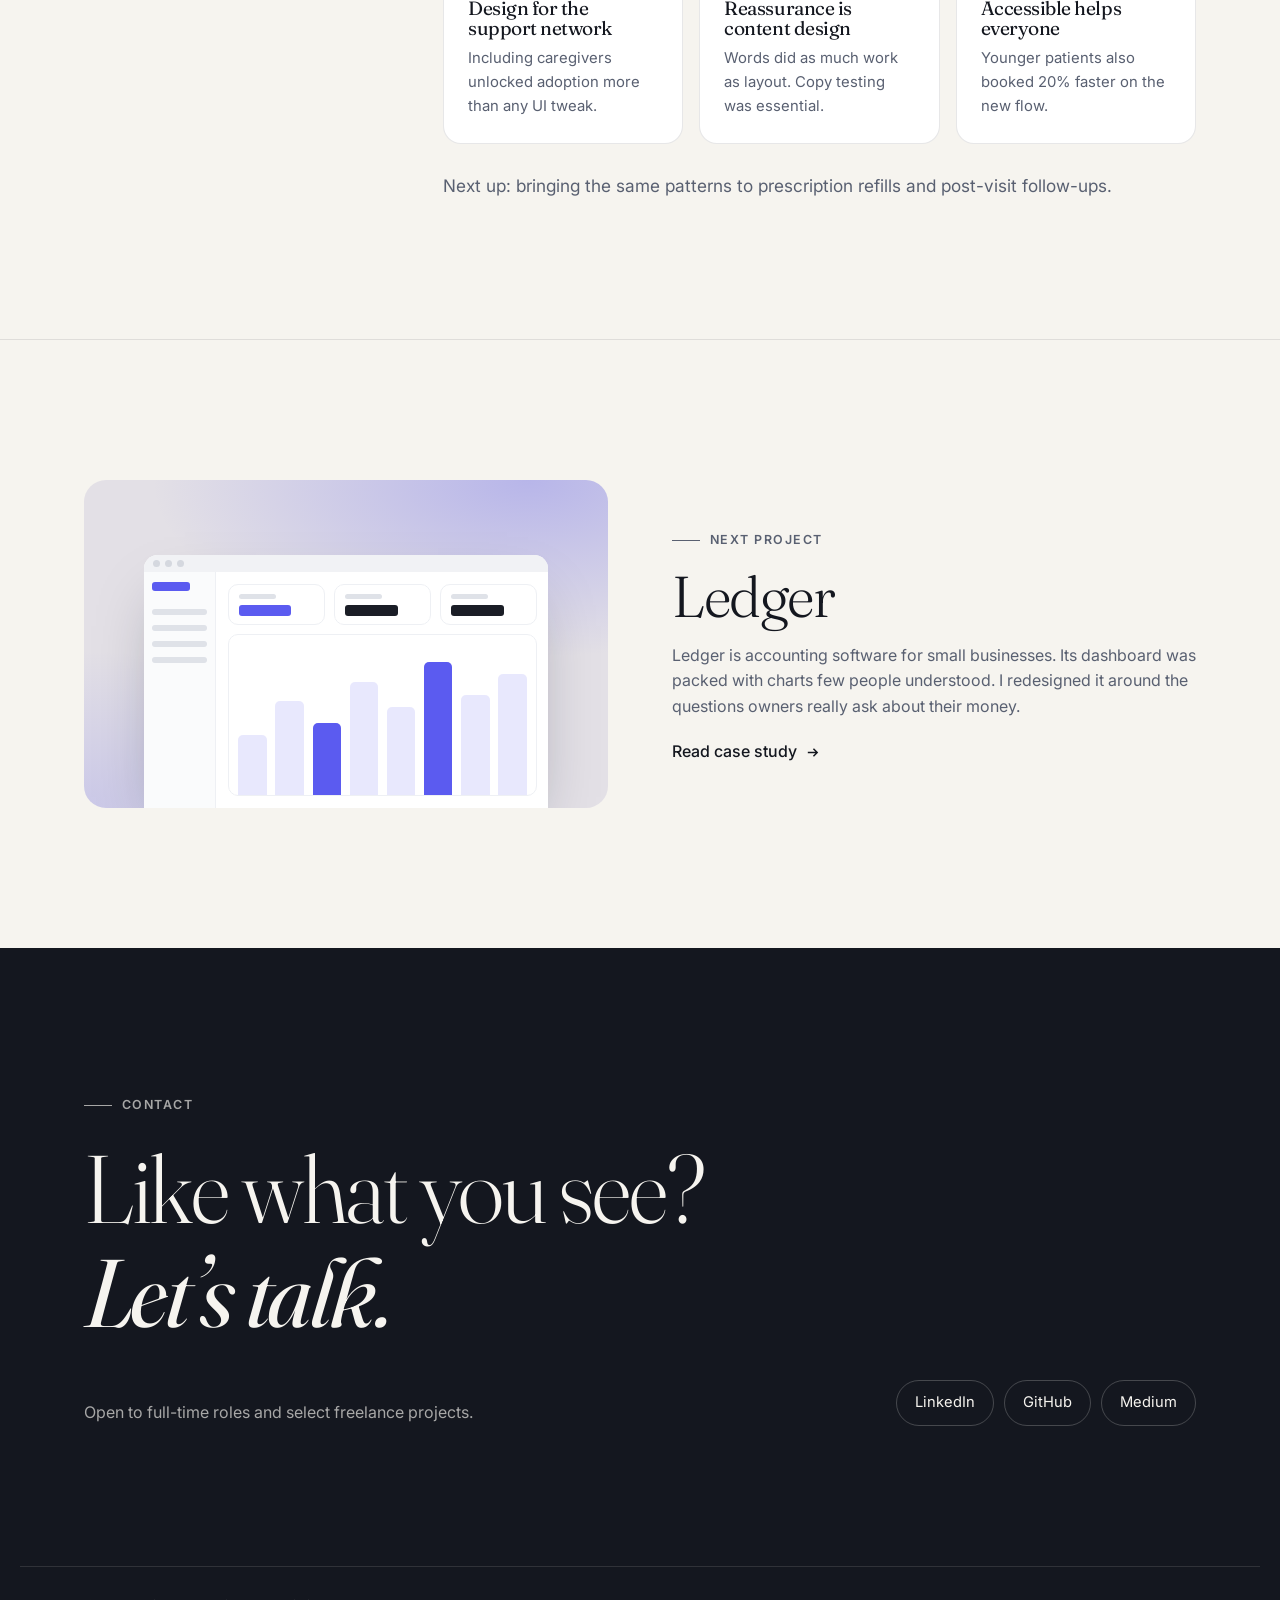
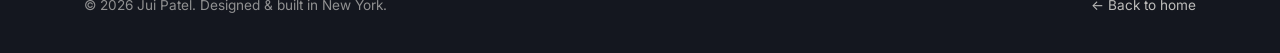
<file: projects/careline.html>
<!doctype html>
<html lang="en">
<head>
<meta charset="utf-8" />
<meta name="viewport" content="width=device-width, initial-scale=1" />
<title>CareLine — Case study · Your Name</title>
<meta name="description" content="CareLine connects patients with primary-care doctors for video visits. Older adults were its fastest-growing audience and the group most likely to abandon booking. I redesigned the flow end to end." />
<link rel="preconnect" href="https://fonts.googleapis.com" />
<link rel="preconnect" href="https://fonts.gstatic.com" crossorigin />
<link href="https://fonts.googleapis.com/css2?family=Fraunces:ital,opsz,wght@0,9..144,300;0,9..144,400;0,9..144,500;1,9..144,300;1,9..144,400&family=Inter:wght@400;500;600&display=swap" rel="stylesheet" />
<link rel="stylesheet" href="../css/site.css" />
<script src="../js/site.js"></script>
</head>
<body style="--p:#1f9d8b; --p-soft:rgba(31,157,139,.14)">
<nav class="site-nav"><div class="container">
  <a class="logo" href="../index.html">Jui Patel</a>
  <ul class="nav-links">
    <li><a href="../index.html#work" aria-current="page">Work</a></li>
    <li class="hide-sm"><a href="../index.html#about">About</a></li>
    <li><a href="../index.html#contact">Contact</a></li>
  </ul>
</div></nav>

<header class="case-hero"><div class="container">
  <a class="back" href="../index.html#work"><svg viewBox="0 0 16 16" fill="none" stroke="currentColor" stroke-width="1.6"><path d="M13 8H3M7 4L3 8l4 4"/></svg> All work</a>
  <span class="eyebrow">Responsive web · Accessibility · 2025</span>
  <h1>Telehealth booking that works for patients <em>over 65</em>.</h1>
  <p class="lede">CareLine connects patients with primary-care doctors for video visits. Older adults were its fastest-growing audience and the group most likely to abandon booking. I redesigned the flow end to end.</p>
  <div class="meta-grid"><div><h4>Role</h4>Product Designer (sole)</div><div><h4>Timeline</h4>10 weeks · 2025</div><div><h4>Team</h4>PM, 2 engineers, clinical advisor</div><div><h4>Platform</h4>Responsive web</div><div><h4>Tools</h4>Figma, Lookback, Stark, Dovetail</div></div>
</div></header>

<div class="container cover reveal"><div class="stage wide" role="img" aria-label="CareLine screen placeholder"><!-- Replace this mockup with a real screenshot: <img src="../images/..." alt="..."> --><div class="mock-phone "><div class="screen"><div class="m-top"><i></i><b></b></div><div class="m-card"><i></i><i></i><i></i></div><div class="m-chips"><i></i><i></i><i></i></div><div class="m-row"><i></i><i></i></div><div class="m-row"><i></i><i></i></div><div class="m-row"><i></i><i></i></div></div></div></div></div>

<main>
<section class="section" style="padding-top:0"><div class="container">
  <div class="tldr reveal">
    <div><h4>The challenge</h4><p>Booking a visit took 11 minutes on average and 39% of patients over 65 gave up, often calling the clinic instead and overloading front-desk staff.</p></div>
    <div><h4>The solution</h4><p>A guided, one-question-per-screen booking flow with large type, plain language, a “call me instead” safety net and caregiver access.</p></div>
    <div><h4>The impact</h4><p>Booking became faster and far more successful for older patients, and phone calls to clinics dropped noticeably.</p></div>
  </div>
  <div class="metrics"><div class="metric reveal"><b>11 → 4 min</b><span>average time to book a visit</span></div><div class="metric reveal"><b>61% → 94%</b><span>task success for patients 65+</span></div><div class="metric reveal"><b>−29%</b><span>booking-related calls to clinics</span></div></div>
</div></section>

<section class="section"><div class="container chapter">
  <div class="chapter-label reveal"><span class="num">01</span><h2>Context</h2></div>
  <div class="chapter-body reveal"><p>The original flow was designed for speed by younger users: a dense single page with dropdowns, a tiny calendar and insurance fields up front.</p><p>CareLine’s clinic partners were paying for it in phone time. The goal was to make self-service booking genuinely work for older adults without slowing down everyone else.</p></div>
</div></section>
<section class="section"><div class="container chapter">
  <div class="chapter-label reveal"><span class="num">02</span><h2>Research</h2></div>
  <div class="chapter-body reveal"><p>I combined qualitative and quantitative methods to understand behaviour, not just opinions.</p><div class="methods"><div class="method"><b>14</b><h3>In-home interviews</h3><p>Visited patients aged 65–84, often with a family caregiver present.</p></div><div class="method"><b>22</b><h3>Usability sessions</h3><p>Tested the existing flow on patients’ own devices.</p></div><div class="method"><b>5</b><h3>Clinic shadowing days</h3><p>Listened to front-desk calls to map where self-service failed.</p></div><div class="method"><b>WCAG 2.2</b><h3>Accessibility audit</h3><p>Audited the flow with screen readers and contrast tools.</p></div></div><h4 style="margin-top:44px">Key insights</h4><div class="insights"><div class="insight"><span class="n">1</span><h3>Fear of doing it wrong</h3><blockquote>“If I press the wrong thing, will I lose my appointment?”</blockquote><p>Anxiety, not ability, caused most drop-offs. People needed reassurance at every step.</p></div><div class="insight"><span class="n">2</span><h3>Caregivers are co-pilots</h3><blockquote>“My daughter usually does this for me on her phone.”</blockquote><p>Half of participants booked with help, but the product assumed a single user.</p></div><div class="insight"><span class="n">3</span><h3>Insurance first is a wall</h3><blockquote>“I don’t have the card with me right now.”</blockquote><p>Asking for insurance details first stopped people before they’d seen any value.</p></div></div></div>
</div></section>
<section class="section"><div class="container chapter">
  <div class="chapter-label reveal"><span class="num">03</span><h2>Who we designed for</h2></div>
  <div class="chapter-body reveal"><div class="persona">
      <div class="persona-id"><div class="avatar">RM</div><div><b>Rosa Martínez</b><br><span>72 · Retired teacher, Bronx</span></div><blockquote>“Just tell me what to do next, and don’t rush me.”</blockquote></div>
      <div class="persona-body"><p class="bio">Rosa manages diabetes and has a check-in every few weeks. She uses an iPad for video calls with grandkids, but feels unsure filling out forms online and often asks her son to help.</p>
        <div><h4>Goals</h4><ul><li>Book a visit without calling</li><li>Feel confident she did it right</li><li>Let her son help when needed</li></ul></div>
        <div class="frus"><h4>Frustrations</h4><ul><li>Small text and tiny calendar dates</li><li>Medical jargon and unclear errors</li><li>Losing progress if she steps away</li></ul></div>
      </div></div><h4 style="margin-top:44px">Current-state journey</h4><div class="journey"><div><h4>Decide to book</h4><span class="mood" aria-hidden="true">😐</span><p>Notices a reminder from her doctor.</p><div class="pain">Unsure if video is “allowed” for her.</div></div><div><h4>Start booking</h4><span class="mood" aria-hidden="true">😟</span><p>Opens the link on her iPad.</p><div class="pain">Wall of fields, insurance first.</div></div><div><h4>Pick a time</h4><span class="mood" aria-hidden="true">😣</span><p>Tries to choose a date.</p><div class="pain">Calendar dates too small to tap.</div></div><div><h4>Confirm</h4><span class="mood" aria-hidden="true">😩</span><p>Submits the form.</p><div class="pain">Vague error, loses entries.</div></div><div><h4>Prepare</h4><span class="mood" aria-hidden="true">😕</span><p>Waits for the visit.</p><div class="pain">No clear instructions for the call.</div></div></div></div>
</div></section>
<section class="section"><div class="container chapter">
  <div class="chapter-label reveal"><span class="num">04</span><h2>Defining the problem</h2></div>
  <div class="chapter-body reveal"><div class="hmw"><h4>How might we</h4><p>How might we help older patients book care confidently on their own, while making it easy to ask for help when they want it?</p></div><h4 style="margin-top:44px">Design principles</h4><div class="principles"><div class="principle"><h3>One thing at a time</h3><p>Each screen asks a single, clearly worded question.</p></div><div class="principle"><h3>Always a way out</h3><p>Every step offers “call me instead” and saves progress.</p></div><div class="principle"><h3>Accessible by default</h3><p>Large type, high contrast and 48px targets everywhere.</p></div></div></div>
</div></section>
<section class="section"><div class="container chapter">
  <div class="chapter-label reveal"><span class="num">05</span><h2>Ideation &amp; iteration</h2></div>
  <div class="chapter-body reveal"><p>From rough concepts to tested high fidelity, each round was shaped by what we learned from real users.</p><div class="iterations"><figure><div class="stage " role="img" aria-label="CareLine screen placeholder"><!-- Replace this mockup with a real screenshot: <img src="../images/..." alt="..."> --><div class="mock-phone lofi"><div class="screen"><div class="m-top"><i></i><b></b></div><div class="m-card"><i></i><i></i><i></i></div><div class="m-chips"><i></i><i></i><i></i></div><div class="m-row"><i></i><i></i></div><div class="m-row"><i></i><i></i></div><div class="m-row"><i></i><i></i></div></div></div></div><figcaption><b>Paper prototypes</b>Co-designed with 6 patients at a senior centre using printed screens.</figcaption></figure><figure><div class="stage " role="img" aria-label="CareLine screen placeholder"><!-- Replace this mockup with a real screenshot: <img src="../images/..." alt="..."> --><div class="mock-phone wire"><div class="screen"><div class="m-top"><i></i><b></b></div><div class="m-chips"><i></i><i></i><i></i></div><div class="m-row"><i></i><i></i></div><div class="m-row"><i></i><i></i></div><div class="m-card"><i></i><i></i><i></i></div><div class="m-row"><i></i><i></i></div></div></div></div><figcaption><b>Wireframes</b>Tested a step-by-step flow vs. a simplified single page; step-by-step won 9 to 1.</figcaption></figure><figure><div class="stage " role="img" aria-label="CareLine screen placeholder"><!-- Replace this mockup with a real screenshot: <img src="../images/..." alt="..."> --><div class="mock-phone "><div class="screen"><div class="m-top"><i></i><b></b></div><div class="m-big"><i></i><i></i><i></i><i></i><i></i><i></i></div><div class="m-row"><i></i><i></i></div><div class="m-row"><i></i><i></i></div><div class="m-card"><i></i><i></i><i></i></div></div></div></div><figcaption><b>High fidelity</b>Polished type scale, reassurance copy and screen-reader labels.</figcaption></figure></div><div class="changes"><div><span>What we learned in testing</span><span>What we changed</span></div><div><span>Progress bar caused pressure (“I’m too slow”)</span><span>Replaced with a friendly “Step 2 of 4” label</span></div><div><span>Patients feared the back button</span><span>Added explicit “Change answer” links and autosave</span></div><div><span>Video setup confused people</span><span>Added a 30-second test call before the visit</span></div></div></div>
</div></section>

<section class="section"><div class="container">
  <div class="section-head reveal"><div><span class="eyebrow">06 · The solution</span><h2>What we <em>shipped</em>.</h2></div><p>A guided, one-question-per-screen booking flow with large type, plain language, a “call me instead” safety net and caregiver access.</p></div>
  <div class="feature reveal"><div class="stage " role="img" aria-label="CareLine screen placeholder"><!-- Replace this mockup with a real screenshot: <img src="../images/..." alt="..."> --><div class="mock-phone "><div class="screen"><div class="m-top"><i></i><b></b></div><div class="m-chips"><i></i><i></i><i></i></div><div class="m-row"><i></i><i></i></div><div class="m-row"><i></i><i></i></div><div class="m-card"><i></i><i></i><i></i></div><div class="m-row"><i></i><i></i></div></div></div></div><div><span class="num">01</span><h3>Guided booking</h3><p>A calm, four-step flow that asks only what’s needed, in plain language, with insurance moved to the end.</p>
        <ul><li>One question per screen</li><li>Large, tappable time slots</li><li>Autosaves every answer</li></ul></div></div><div class="feature reveal"><div class="stage " role="img" aria-label="CareLine screen placeholder"><!-- Replace this mockup with a real screenshot: <img src="../images/..." alt="..."> --><div class="mock-phone "><div class="screen"><div class="m-top"><i></i><b></b></div><div class="m-big"><i></i><i></i><i></i><i></i><i></i><i></i></div><div class="m-row"><i></i><i></i></div><div class="m-row"><i></i><i></i></div><div class="m-card"><i></i><i></i><i></i></div></div></div></div><div><span class="num">02</span><h3>Caregiver access</h3><p>Patients can invite a family member to book, join visits and receive reminders on their behalf.</p>
        <ul><li>Simple invite by text message</li><li>Clear permissions patients control</li><li>Shared visit summaries</li></ul></div></div><div class="feature reveal"><div class="stage " role="img" aria-label="CareLine screen placeholder"><!-- Replace this mockup with a real screenshot: <img src="../images/..." alt="..."> --><div class="mock-phone "><div class="screen"><div class="m-top"><i></i><b></b></div><div class="m-row"><i></i><i></i></div><div class="m-row"><i></i><i></i></div><div class="m-row"><i></i><i></i></div><div class="m-row"><i></i><i></i></div><div class="m-card"><i></i><i></i><i></i></div></div></div></div><div><span class="num">03</span><h3>Visit readiness check</h3><p>A friendly test call checks camera, microphone and connection the day before, with a phone fallback.</p>
        <ul><li>Step-by-step device check</li><li>“Call me instead” at any time</li><li>Reminder with a large join button</li></ul></div></div>
</div></section>

<section class="section"><div class="container chapter">
  <div class="chapter-label reveal"><span class="num">07</span><h2>Testing &amp; results</h2></div>
  <div class="chapter-body reveal"><p>We validated with 20 patients aged 65–84 across two rounds, plus 10 younger patients to confirm the flow didn’t slow anyone down. An accessibility partner verified WCAG 2.2 AA conformance before launch.</p><div class="metrics" style="grid-template-columns:repeat(auto-fit,minmax(180px,1fr))"><div class="metric reveal"><b>11 → 4 min</b><span>average time to book a visit</span></div><div class="metric reveal"><b>61% → 94%</b><span>task success for patients 65+</span></div><div class="metric reveal"><b>−29%</b><span>booking-related calls to clinics</span></div></div></div>
</div></section>
<section class="section"><div class="container chapter">
  <div class="chapter-label reveal"><span class="num">08</span><h2>Reflection</h2></div>
  <div class="chapter-body reveal"><p class="big">What I’d carry into the next project:</p><div class="learnings"><div class="learning"><h3>Design for the support network</h3><p>Including caregivers unlocked adoption more than any UI tweak.</p></div><div class="learning"><h3>Reassurance is content design</h3><p>Words did as much work as layout. Copy testing was essential.</p></div><div class="learning"><h3>Accessible helps everyone</h3><p>Younger patients also booked 20% faster on the new flow.</p></div></div><p>Next up: bringing the same patterns to prescription refills and post-visit follow-ups.</p></div>
</div></section>

<section class="section" style="--p:#5b5bf0; --p-soft:rgba(91,91,240,.14)"><div class="container">
  <a class="next-project reveal" href="ledger.html">
    <div class="stage " role="img" aria-label="Ledger screen placeholder"><!-- Replace this mockup with a real screenshot: <img src="../images/..." alt="..."> --><div class="mock-browser "><div class="chrome"><i></i><i></i><i></i></div><div class="m-dash"><div class="m-side"><i></i><i></i><i></i><i></i><i></i></div><div class="m-main"><div class="m-kpis"><div><i></i><b></b></div><div><i></i><b></b></div><div><i></i><b></b></div></div><div class="m-chart"><i style="height:40%"></i><i style="height:62%"></i><i style="height:48%"></i><i style="height:75%"></i><i style="height:58%"></i><i style="height:88%"></i><i style="height:66%"></i><i style="height:80%"></i></div></div></div></div></div>
    <div><span class="eyebrow">Next project</span><h2>Ledger</h2><p>Ledger is accounting software for small businesses. Its dashboard was packed with charts few people understood. I redesigned it around the questions owners really ask about their money.</p><span class="link-arrow" style="margin-top:20px">Read case study <svg viewBox="0 0 16 16" fill="none" stroke="currentColor" stroke-width="1.6"><path d="M3 8h10M9 4l4 4-4 4"/></svg></span></div>
  </a>
</div></section>
</main>

<section class="section contact" id="contact"><div class="container">
  <span class="eyebrow">Contact</span>
  <h2>Like what you see? <em>Let’s talk.</em></h2>
  <div class="contact-row">
    <div><p>Open to full-time roles and select freelance projects.</p></div>
    <div class="socials">
      <a href="https://www.linkedin.com/in/jui-patel/" target="_blank" rel="noopener">LinkedIn</a>
      <a href="https://github.com/juiomshanti" target="_blank" rel="noopener">GitHub</a>
      <a href="https://medium.com/@patel.juipanda100" target="_blank" rel="noopener">Medium</a>
    </div>
  </div>
</div></section>
<footer class="site-footer"><div class="container">
  <span>© <span data-year>2026</span> Jui Patel. Designed &amp; built in New York.</span>
  <a href="../index.html">← Back to home</a>
</div></footer>
</body>
</html>
</file>
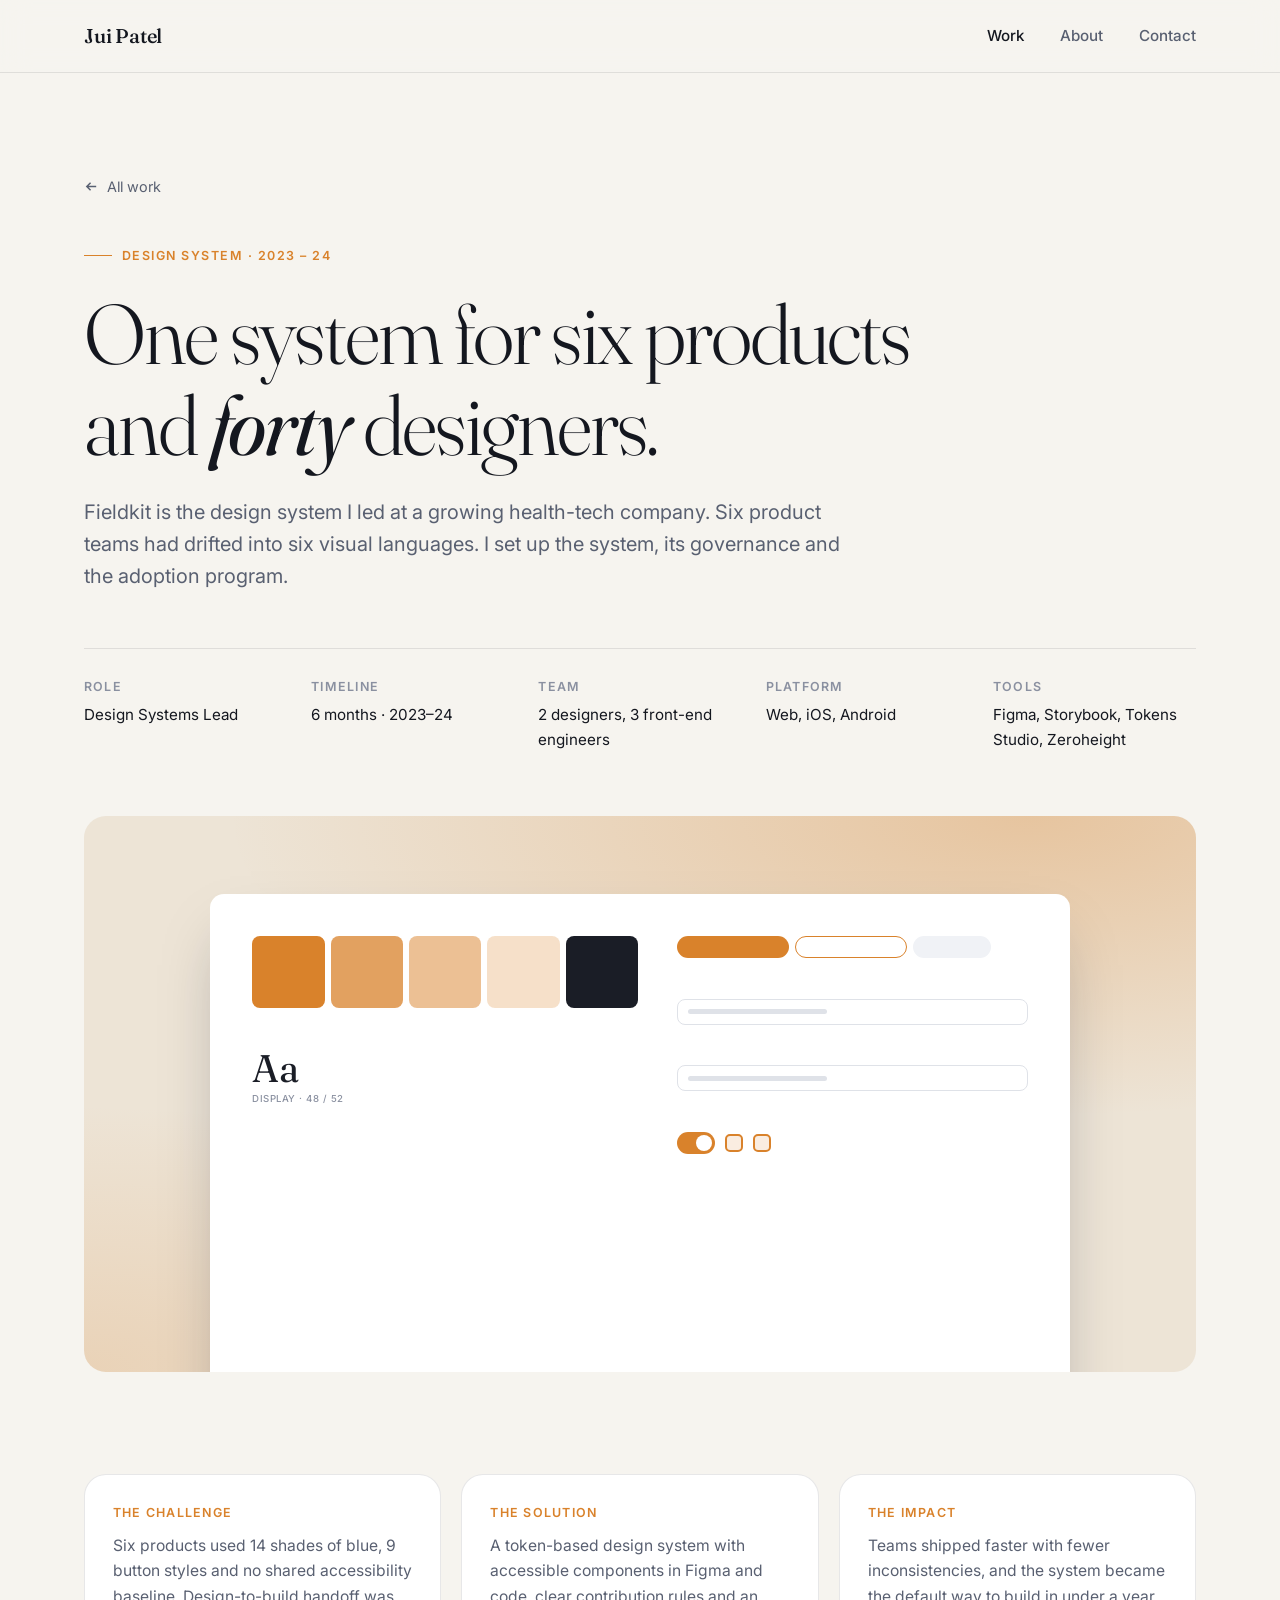
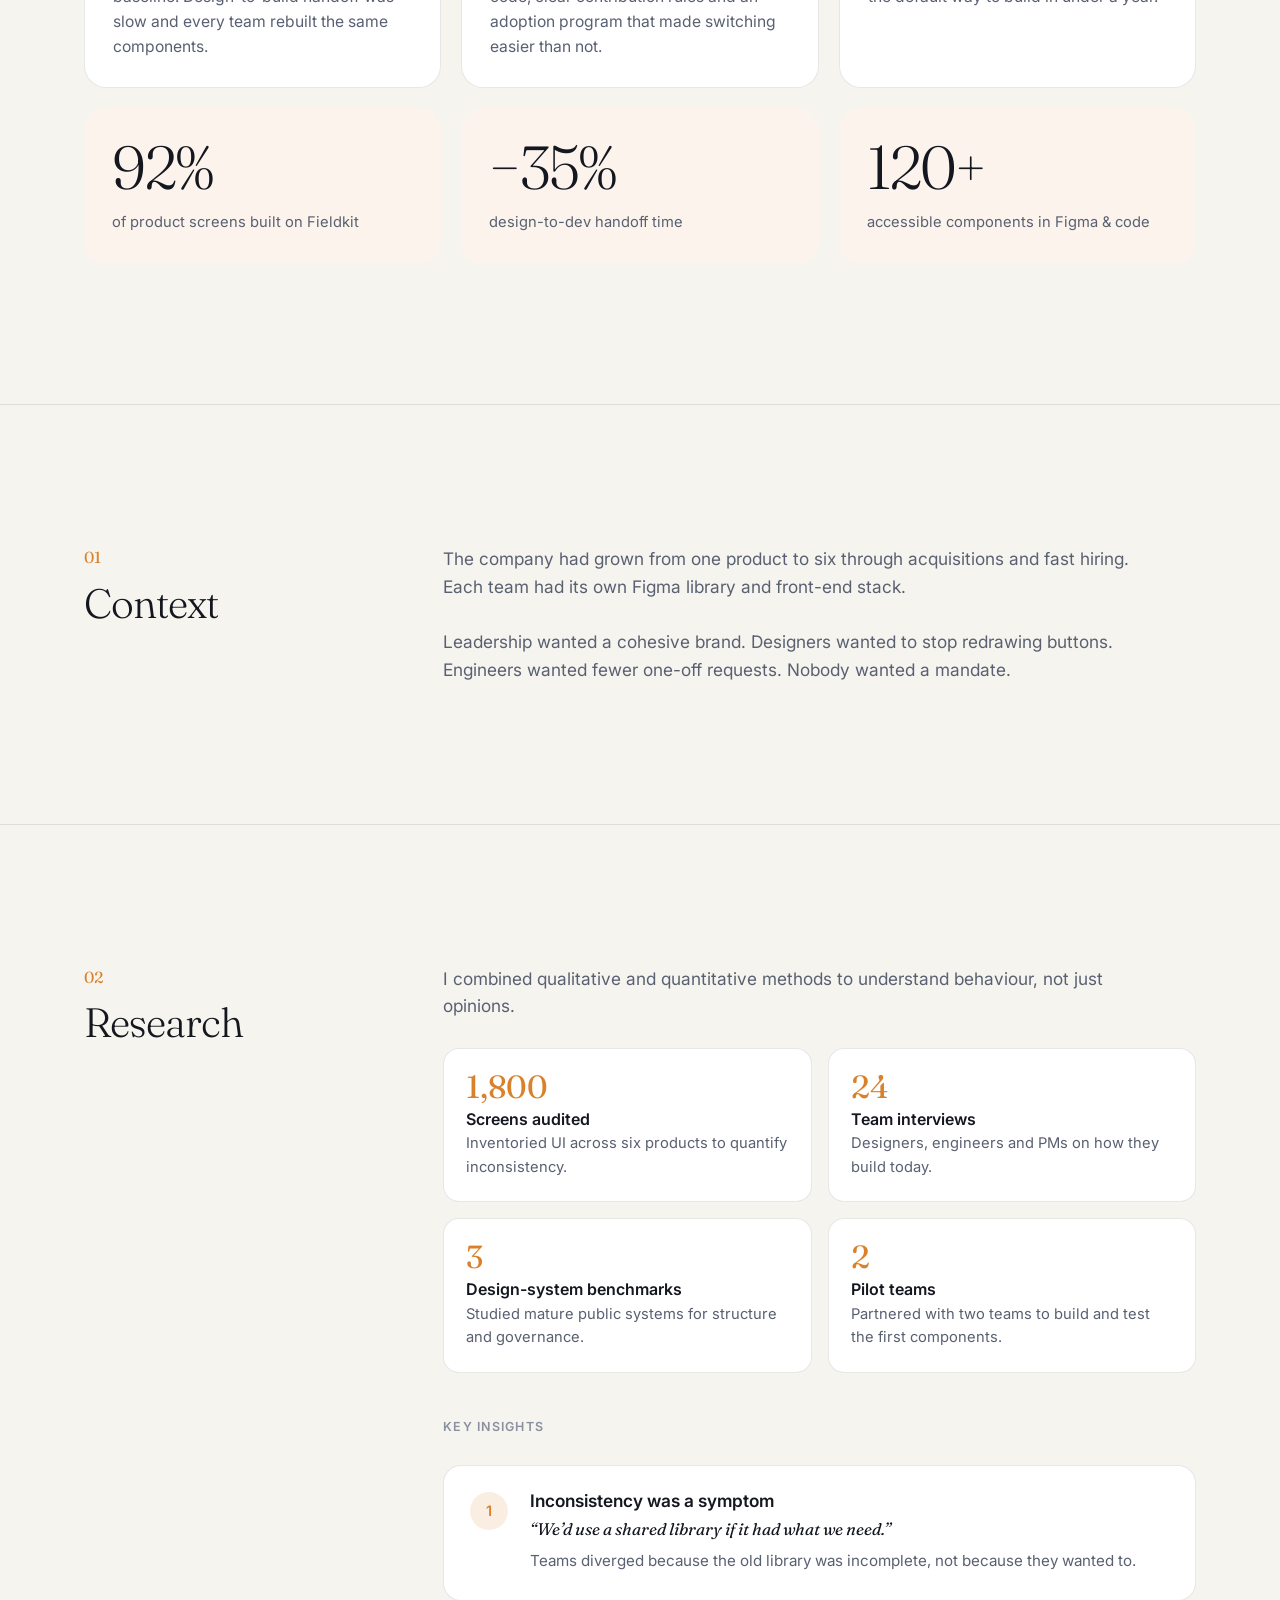
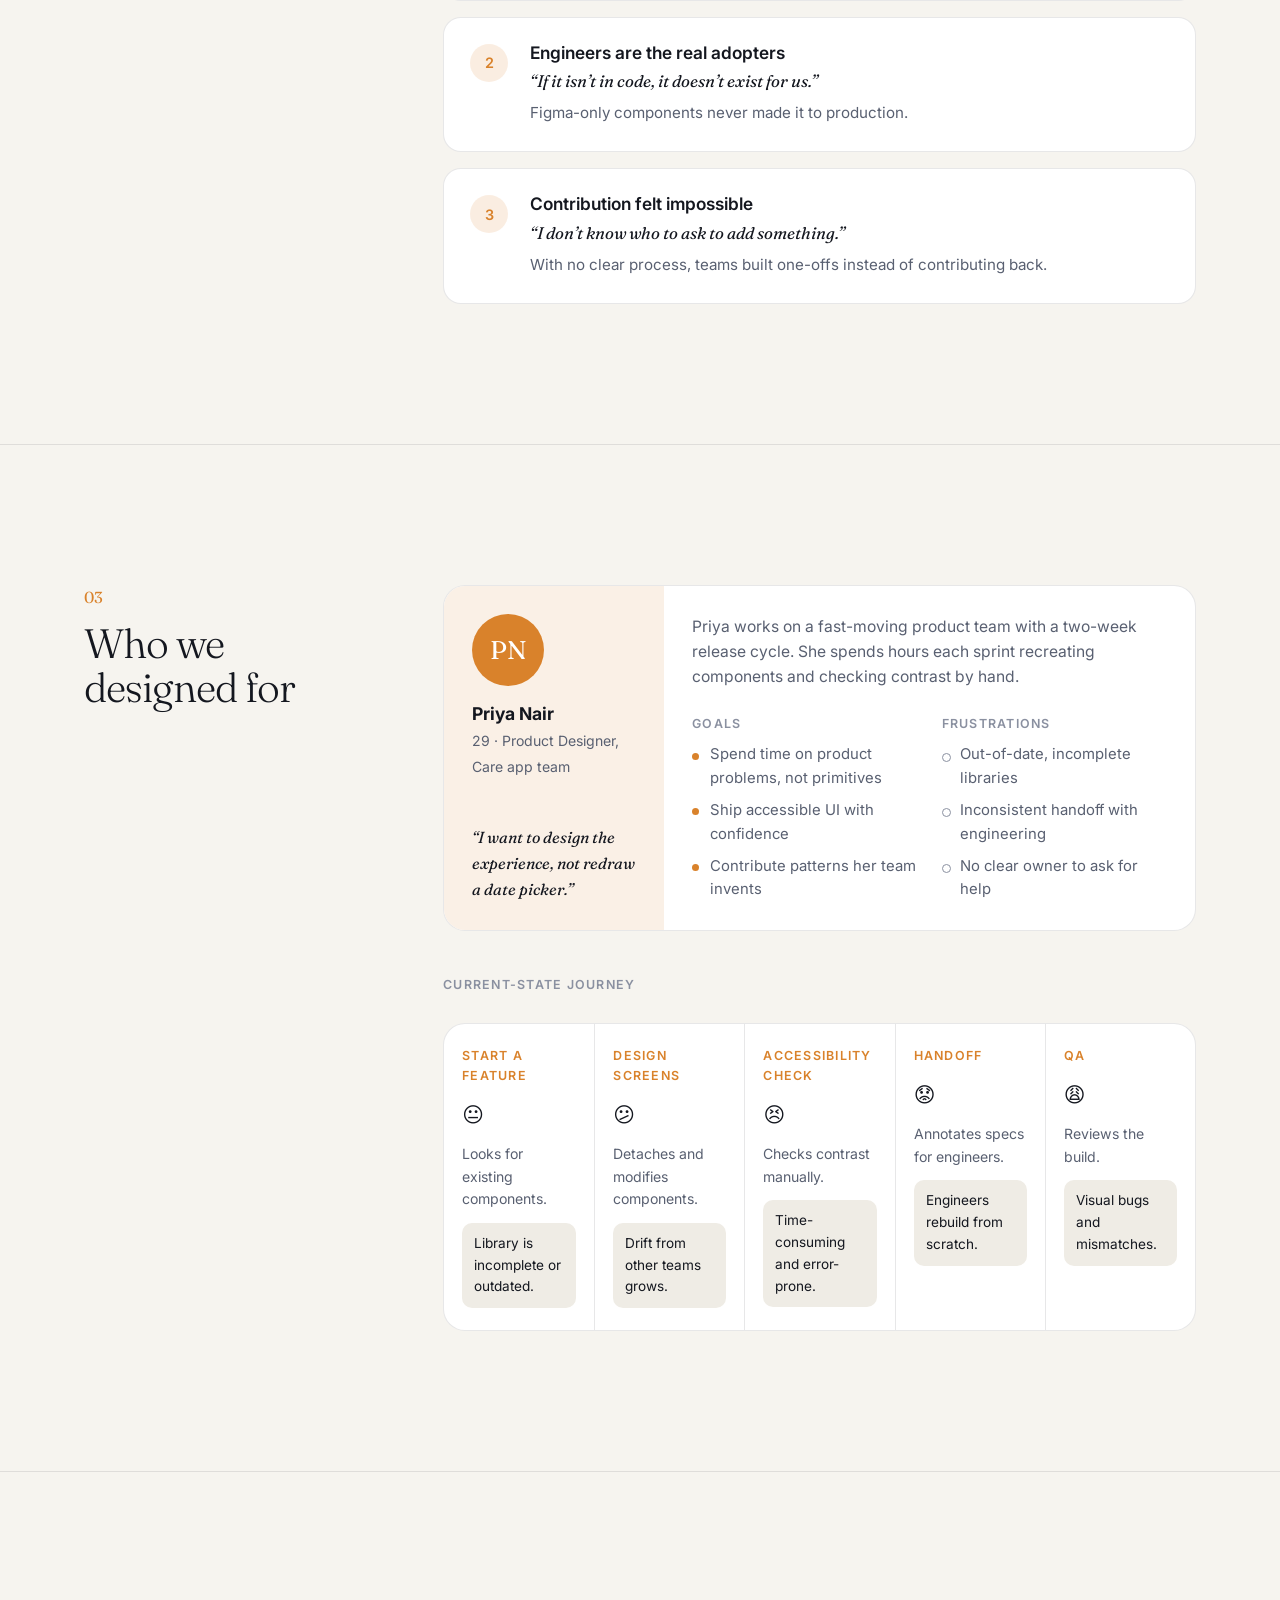
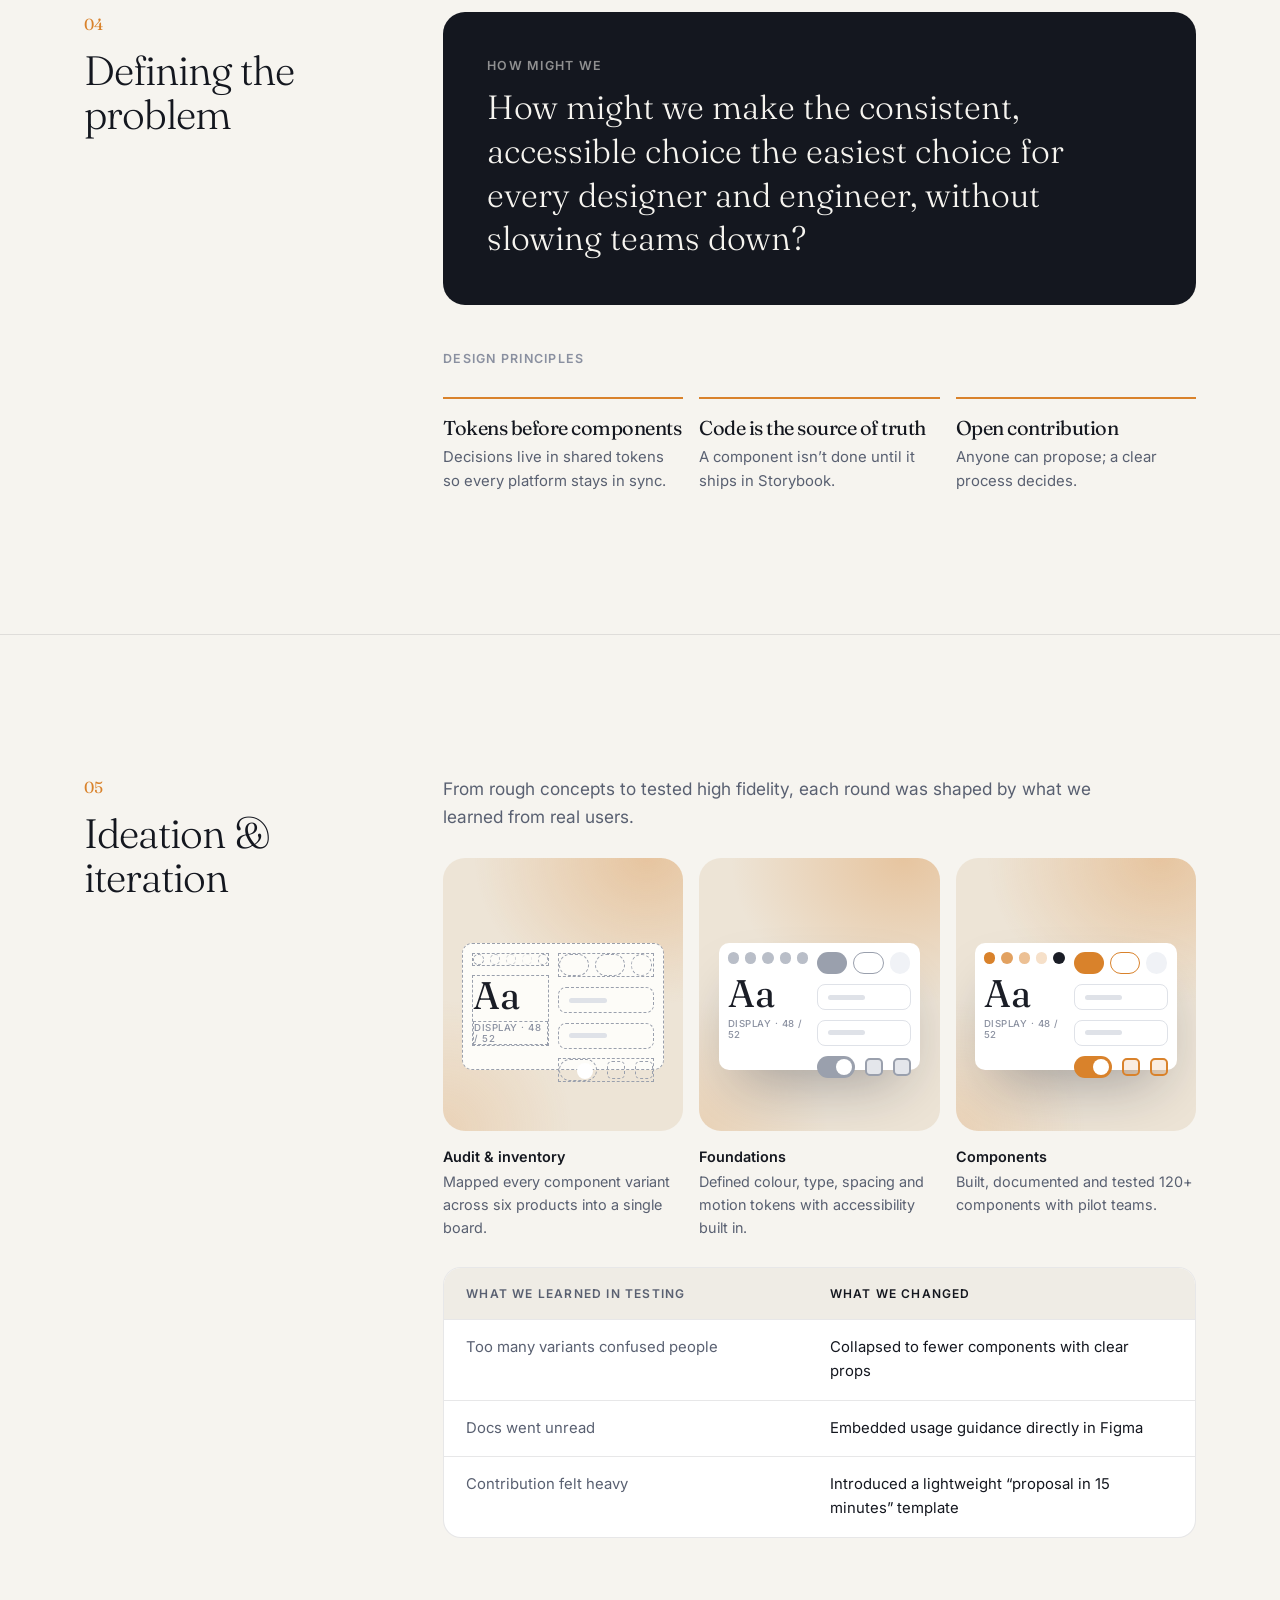
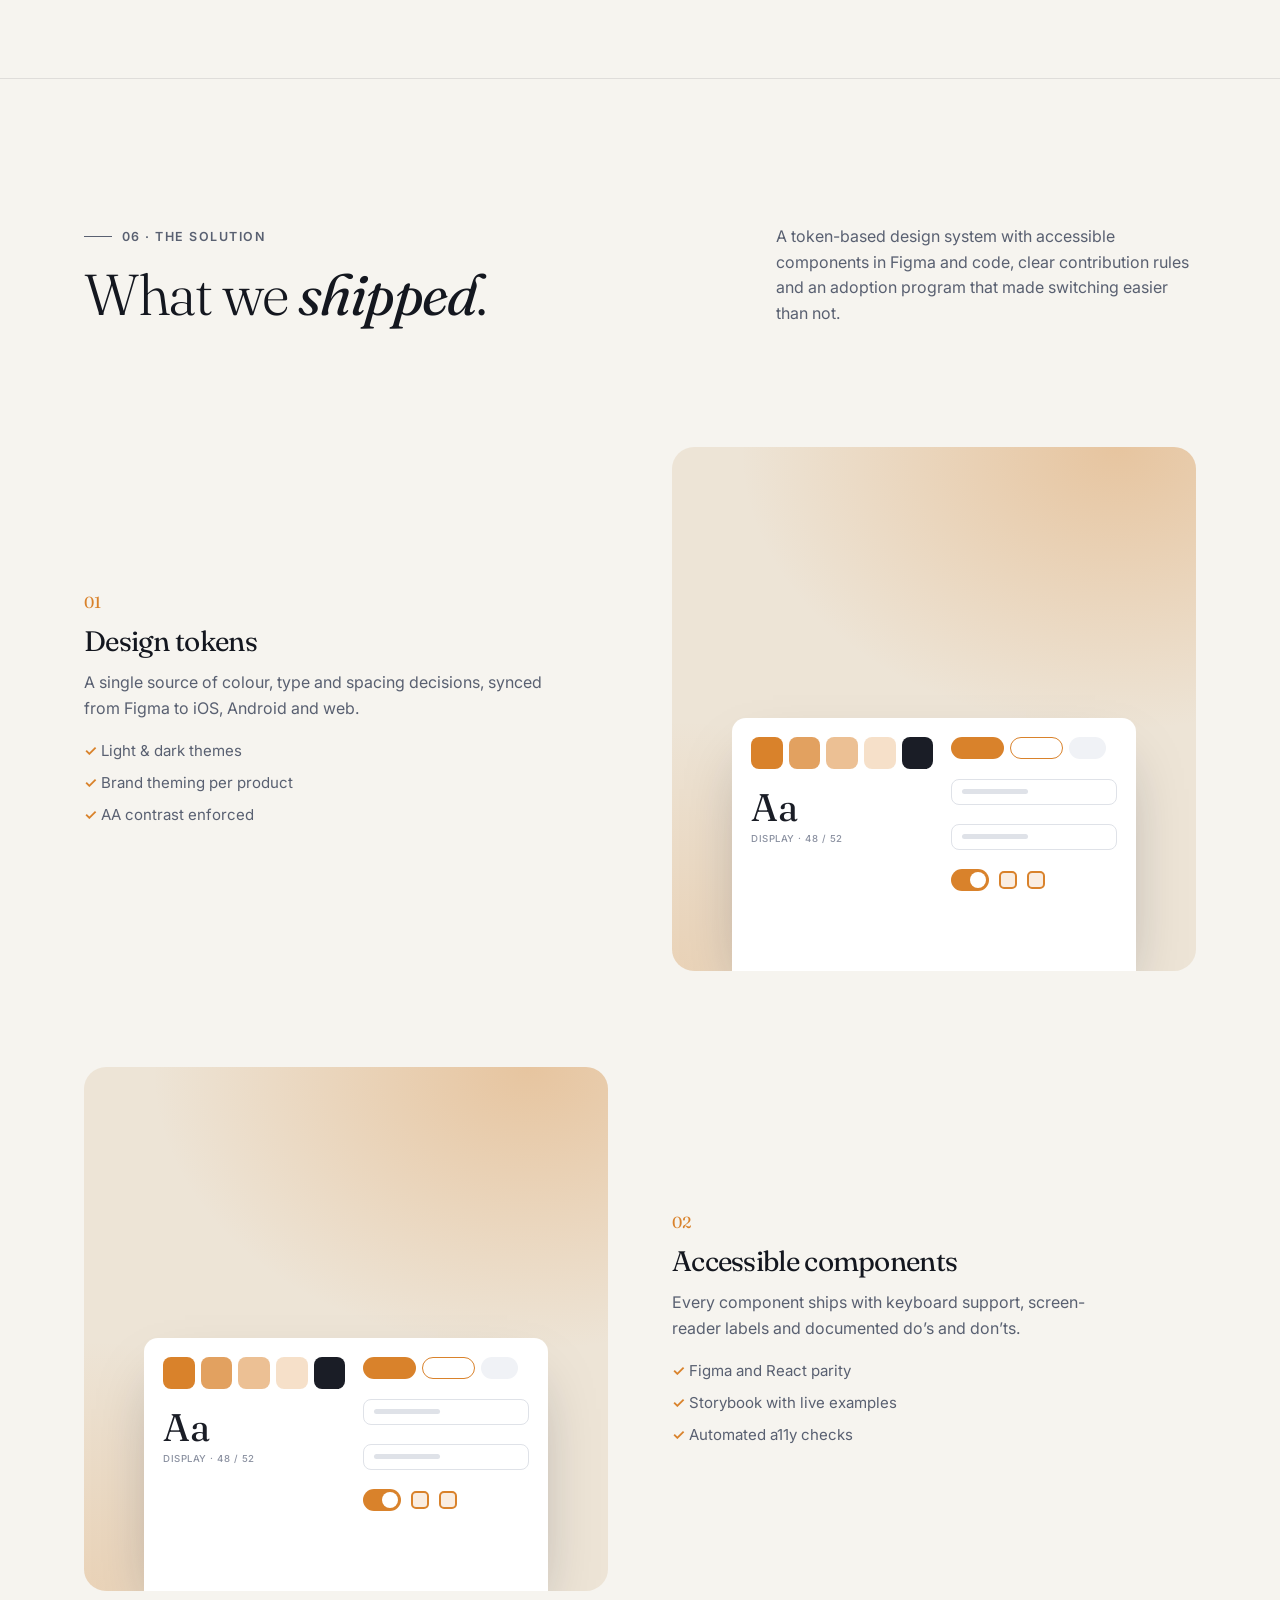
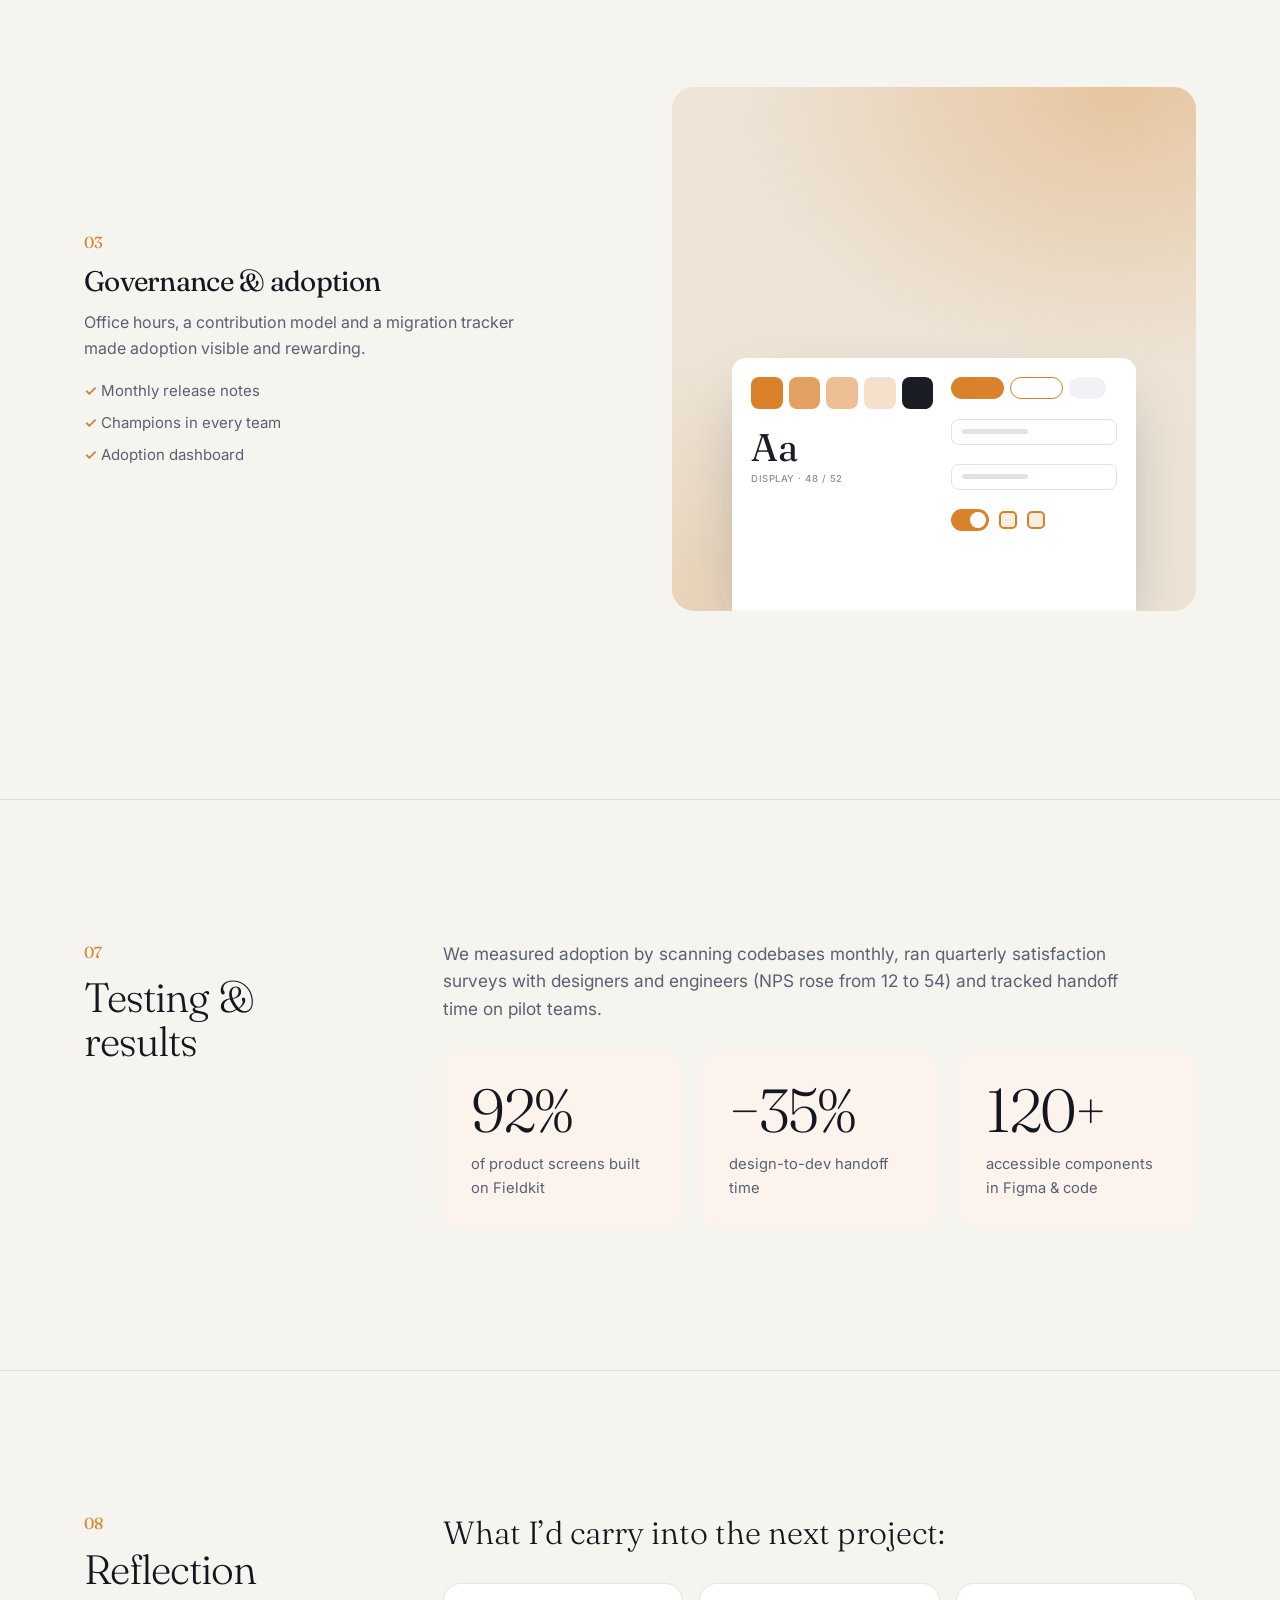
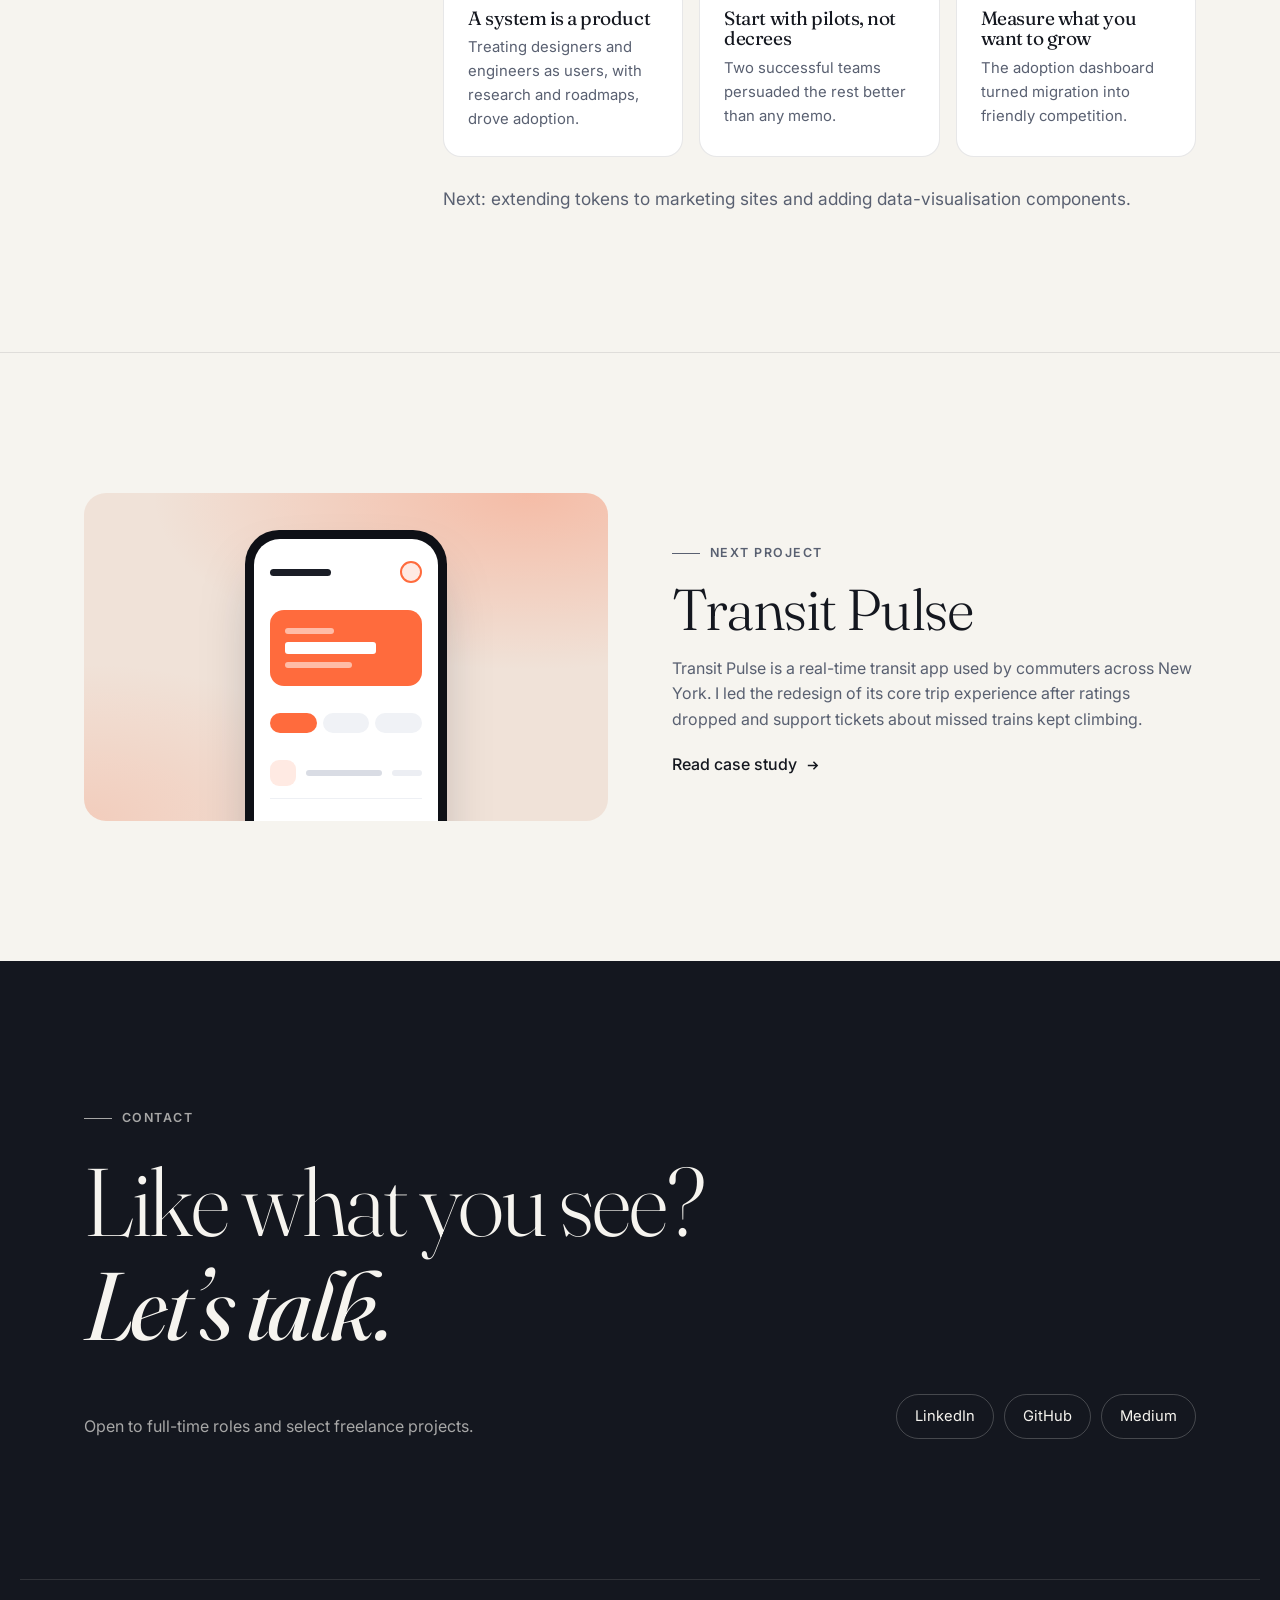
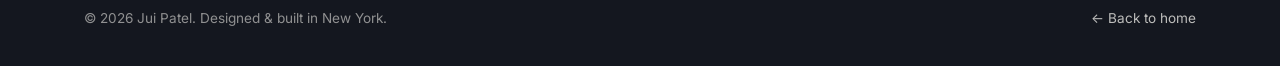
<file: projects/fieldkit.html>
<!doctype html>
<html lang="en">
<head>
<meta charset="utf-8" />
<meta name="viewport" content="width=device-width, initial-scale=1" />
<title>Fieldkit — Case study · Your Name</title>
<meta name="description" content="Fieldkit is the design system I led at a growing health-tech company. Six product teams had drifted into six visual languages. I set up the system, its governance and the adoption program." />
<link rel="preconnect" href="https://fonts.googleapis.com" />
<link rel="preconnect" href="https://fonts.gstatic.com" crossorigin />
<link href="https://fonts.googleapis.com/css2?family=Fraunces:ital,opsz,wght@0,9..144,300;0,9..144,400;0,9..144,500;1,9..144,300;1,9..144,400&family=Inter:wght@400;500;600&display=swap" rel="stylesheet" />
<link rel="stylesheet" href="../css/site.css" />
<script src="../js/site.js"></script>
</head>
<body style="--p:#d9822b; --p-soft:rgba(217,130,43,.14)">
<nav class="site-nav"><div class="container">
  <a class="logo" href="../index.html">Jui Patel</a>
  <ul class="nav-links">
    <li><a href="../index.html#work" aria-current="page">Work</a></li>
    <li class="hide-sm"><a href="../index.html#about">About</a></li>
    <li><a href="../index.html#contact">Contact</a></li>
  </ul>
</div></nav>

<header class="case-hero"><div class="container">
  <a class="back" href="../index.html#work"><svg viewBox="0 0 16 16" fill="none" stroke="currentColor" stroke-width="1.6"><path d="M13 8H3M7 4L3 8l4 4"/></svg> All work</a>
  <span class="eyebrow">Design system · 2023 – 24</span>
  <h1>One system for six products and <em>forty</em> designers.</h1>
  <p class="lede">Fieldkit is the design system I led at a growing health-tech company. Six product teams had drifted into six visual languages. I set up the system, its governance and the adoption program.</p>
  <div class="meta-grid"><div><h4>Role</h4>Design Systems Lead</div><div><h4>Timeline</h4>6 months · 2023–24</div><div><h4>Team</h4>2 designers, 3 front-end engineers</div><div><h4>Platform</h4>Web, iOS, Android</div><div><h4>Tools</h4>Figma, Storybook, Tokens Studio, Zeroheight</div></div>
</div></header>

<div class="container cover reveal"><div class="stage wide" role="img" aria-label="Fieldkit screen placeholder"><!-- Replace this mockup with a real screenshot: <img src="../images/..." alt="..."> --><div class="mock-ds "><div class="ds-col"><div class="ds-sw"><i></i><i></i><i></i><i></i><i></i></div><div class="ds-type">Aa<small>DISPLAY · 48 / 52</small></div></div><div class="ds-col"><div class="ds-btns"><i></i><i></i><i></i></div><div class="ds-input"></div><div class="ds-input"></div><div class="ds-toggle"><i></i><b></b><b></b></div></div></div></div></div>

<main>
<section class="section" style="padding-top:0"><div class="container">
  <div class="tldr reveal">
    <div><h4>The challenge</h4><p>Six products used 14 shades of blue, 9 button styles and no shared accessibility baseline. Design-to-build handoff was slow and every team rebuilt the same components.</p></div>
    <div><h4>The solution</h4><p>A token-based design system with accessible components in Figma and code, clear contribution rules and an adoption program that made switching easier than not.</p></div>
    <div><h4>The impact</h4><p>Teams shipped faster with fewer inconsistencies, and the system became the default way to build in under a year.</p></div>
  </div>
  <div class="metrics"><div class="metric reveal"><b>92%</b><span>of product screens built on Fieldkit</span></div><div class="metric reveal"><b>−35%</b><span>design-to-dev handoff time</span></div><div class="metric reveal"><b>120+</b><span>accessible components in Figma &amp; code</span></div></div>
</div></section>

<section class="section"><div class="container chapter">
  <div class="chapter-label reveal"><span class="num">01</span><h2>Context</h2></div>
  <div class="chapter-body reveal"><p>The company had grown from one product to six through acquisitions and fast hiring. Each team had its own Figma library and front-end stack.</p><p>Leadership wanted a cohesive brand. Designers wanted to stop redrawing buttons. Engineers wanted fewer one-off requests. Nobody wanted a mandate.</p></div>
</div></section>
<section class="section"><div class="container chapter">
  <div class="chapter-label reveal"><span class="num">02</span><h2>Research</h2></div>
  <div class="chapter-body reveal"><p>I combined qualitative and quantitative methods to understand behaviour, not just opinions.</p><div class="methods"><div class="method"><b>1,800</b><h3>Screens audited</h3><p>Inventoried UI across six products to quantify inconsistency.</p></div><div class="method"><b>24</b><h3>Team interviews</h3><p>Designers, engineers and PMs on how they build today.</p></div><div class="method"><b>3</b><h3>Design-system benchmarks</h3><p>Studied mature public systems for structure and governance.</p></div><div class="method"><b>2</b><h3>Pilot teams</h3><p>Partnered with two teams to build and test the first components.</p></div></div><h4 style="margin-top:44px">Key insights</h4><div class="insights"><div class="insight"><span class="n">1</span><h3>Inconsistency was a symptom</h3><blockquote>“We’d use a shared library if it had what we need.”</blockquote><p>Teams diverged because the old library was incomplete, not because they wanted to.</p></div><div class="insight"><span class="n">2</span><h3>Engineers are the real adopters</h3><blockquote>“If it isn’t in code, it doesn’t exist for us.”</blockquote><p>Figma-only components never made it to production.</p></div><div class="insight"><span class="n">3</span><h3>Contribution felt impossible</h3><blockquote>“I don’t know who to ask to add something.”</blockquote><p>With no clear process, teams built one-offs instead of contributing back.</p></div></div></div>
</div></section>
<section class="section"><div class="container chapter">
  <div class="chapter-label reveal"><span class="num">03</span><h2>Who we designed for</h2></div>
  <div class="chapter-body reveal"><div class="persona">
      <div class="persona-id"><div class="avatar">PN</div><div><b>Priya Nair</b><br><span>29 · Product Designer, Care app team</span></div><blockquote>“I want to design the experience, not redraw a date picker.”</blockquote></div>
      <div class="persona-body"><p class="bio">Priya works on a fast-moving product team with a two-week release cycle. She spends hours each sprint recreating components and checking contrast by hand.</p>
        <div><h4>Goals</h4><ul><li>Spend time on product problems, not primitives</li><li>Ship accessible UI with confidence</li><li>Contribute patterns her team invents</li></ul></div>
        <div class="frus"><h4>Frustrations</h4><ul><li>Out-of-date, incomplete libraries</li><li>Inconsistent handoff with engineering</li><li>No clear owner to ask for help</li></ul></div>
      </div></div><h4 style="margin-top:44px">Current-state journey</h4><div class="journey"><div><h4>Start a feature</h4><span class="mood" aria-hidden="true">😐</span><p>Looks for existing components.</p><div class="pain">Library is incomplete or outdated.</div></div><div><h4>Design screens</h4><span class="mood" aria-hidden="true">😕</span><p>Detaches and modifies components.</p><div class="pain">Drift from other teams grows.</div></div><div><h4>Accessibility check</h4><span class="mood" aria-hidden="true">😣</span><p>Checks contrast manually.</p><div class="pain">Time-consuming and error-prone.</div></div><div><h4>Handoff</h4><span class="mood" aria-hidden="true">😟</span><p>Annotates specs for engineers.</p><div class="pain">Engineers rebuild from scratch.</div></div><div><h4>QA</h4><span class="mood" aria-hidden="true">😩</span><p>Reviews the build.</p><div class="pain">Visual bugs and mismatches.</div></div></div></div>
</div></section>
<section class="section"><div class="container chapter">
  <div class="chapter-label reveal"><span class="num">04</span><h2>Defining the problem</h2></div>
  <div class="chapter-body reveal"><div class="hmw"><h4>How might we</h4><p>How might we make the consistent, accessible choice the easiest choice for every designer and engineer, without slowing teams down?</p></div><h4 style="margin-top:44px">Design principles</h4><div class="principles"><div class="principle"><h3>Tokens before components</h3><p>Decisions live in shared tokens so every platform stays in sync.</p></div><div class="principle"><h3>Code is the source of truth</h3><p>A component isn’t done until it ships in Storybook.</p></div><div class="principle"><h3>Open contribution</h3><p>Anyone can propose; a clear process decides.</p></div></div></div>
</div></section>
<section class="section"><div class="container chapter">
  <div class="chapter-label reveal"><span class="num">05</span><h2>Ideation &amp; iteration</h2></div>
  <div class="chapter-body reveal"><p>From rough concepts to tested high fidelity, each round was shaped by what we learned from real users.</p><div class="iterations"><figure><div class="stage " role="img" aria-label="Fieldkit screen placeholder"><!-- Replace this mockup with a real screenshot: <img src="../images/..." alt="..."> --><div class="mock-ds lofi"><div class="ds-col"><div class="ds-sw"><i></i><i></i><i></i><i></i><i></i></div><div class="ds-type">Aa<small>DISPLAY · 48 / 52</small></div></div><div class="ds-col"><div class="ds-btns"><i></i><i></i><i></i></div><div class="ds-input"></div><div class="ds-input"></div><div class="ds-toggle"><i></i><b></b><b></b></div></div></div></div><figcaption><b>Audit &amp; inventory</b>Mapped every component variant across six products into a single board.</figcaption></figure><figure><div class="stage " role="img" aria-label="Fieldkit screen placeholder"><!-- Replace this mockup with a real screenshot: <img src="../images/..." alt="..."> --><div class="mock-ds wire"><div class="ds-col"><div class="ds-sw"><i></i><i></i><i></i><i></i><i></i></div><div class="ds-type">Aa<small>DISPLAY · 48 / 52</small></div></div><div class="ds-col"><div class="ds-btns"><i></i><i></i><i></i></div><div class="ds-input"></div><div class="ds-input"></div><div class="ds-toggle"><i></i><b></b><b></b></div></div></div></div><figcaption><b>Foundations</b>Defined colour, type, spacing and motion tokens with accessibility built in.</figcaption></figure><figure><div class="stage " role="img" aria-label="Fieldkit screen placeholder"><!-- Replace this mockup with a real screenshot: <img src="../images/..." alt="..."> --><div class="mock-ds "><div class="ds-col"><div class="ds-sw"><i></i><i></i><i></i><i></i><i></i></div><div class="ds-type">Aa<small>DISPLAY · 48 / 52</small></div></div><div class="ds-col"><div class="ds-btns"><i></i><i></i><i></i></div><div class="ds-input"></div><div class="ds-input"></div><div class="ds-toggle"><i></i><b></b><b></b></div></div></div></div><figcaption><b>Components</b>Built, documented and tested 120+ components with pilot teams.</figcaption></figure></div><div class="changes"><div><span>What we learned in testing</span><span>What we changed</span></div><div><span>Too many variants confused people</span><span>Collapsed to fewer components with clear props</span></div><div><span>Docs went unread</span><span>Embedded usage guidance directly in Figma</span></div><div><span>Contribution felt heavy</span><span>Introduced a lightweight “proposal in 15 minutes” template</span></div></div></div>
</div></section>

<section class="section"><div class="container">
  <div class="section-head reveal"><div><span class="eyebrow">06 · The solution</span><h2>What we <em>shipped</em>.</h2></div><p>A token-based design system with accessible components in Figma and code, clear contribution rules and an adoption program that made switching easier than not.</p></div>
  <div class="feature reveal"><div class="stage " role="img" aria-label="Fieldkit screen placeholder"><!-- Replace this mockup with a real screenshot: <img src="../images/..." alt="..."> --><div class="mock-ds "><div class="ds-col"><div class="ds-sw"><i></i><i></i><i></i><i></i><i></i></div><div class="ds-type">Aa<small>DISPLAY · 48 / 52</small></div></div><div class="ds-col"><div class="ds-btns"><i></i><i></i><i></i></div><div class="ds-input"></div><div class="ds-input"></div><div class="ds-toggle"><i></i><b></b><b></b></div></div></div></div><div><span class="num">01</span><h3>Design tokens</h3><p>A single source of colour, type and spacing decisions, synced from Figma to iOS, Android and web.</p>
        <ul><li>Light &amp; dark themes</li><li>Brand theming per product</li><li>AA contrast enforced</li></ul></div></div><div class="feature reveal"><div class="stage " role="img" aria-label="Fieldkit screen placeholder"><!-- Replace this mockup with a real screenshot: <img src="../images/..." alt="..."> --><div class="mock-ds "><div class="ds-col"><div class="ds-sw"><i></i><i></i><i></i><i></i><i></i></div><div class="ds-type">Aa<small>DISPLAY · 48 / 52</small></div></div><div class="ds-col"><div class="ds-btns"><i></i><i></i><i></i></div><div class="ds-input"></div><div class="ds-input"></div><div class="ds-toggle"><i></i><b></b><b></b></div></div></div></div><div><span class="num">02</span><h3>Accessible components</h3><p>Every component ships with keyboard support, screen-reader labels and documented do’s and don’ts.</p>
        <ul><li>Figma and React parity</li><li>Storybook with live examples</li><li>Automated a11y checks</li></ul></div></div><div class="feature reveal"><div class="stage " role="img" aria-label="Fieldkit screen placeholder"><!-- Replace this mockup with a real screenshot: <img src="../images/..." alt="..."> --><div class="mock-ds "><div class="ds-col"><div class="ds-sw"><i></i><i></i><i></i><i></i><i></i></div><div class="ds-type">Aa<small>DISPLAY · 48 / 52</small></div></div><div class="ds-col"><div class="ds-btns"><i></i><i></i><i></i></div><div class="ds-input"></div><div class="ds-input"></div><div class="ds-toggle"><i></i><b></b><b></b></div></div></div></div><div><span class="num">03</span><h3>Governance &amp; adoption</h3><p>Office hours, a contribution model and a migration tracker made adoption visible and rewarding.</p>
        <ul><li>Monthly release notes</li><li>Champions in every team</li><li>Adoption dashboard</li></ul></div></div>
</div></section>

<section class="section"><div class="container chapter">
  <div class="chapter-label reveal"><span class="num">07</span><h2>Testing &amp; results</h2></div>
  <div class="chapter-body reveal"><p>We measured adoption by scanning codebases monthly, ran quarterly satisfaction surveys with designers and engineers (NPS rose from 12 to 54) and tracked handoff time on pilot teams.</p><div class="metrics" style="grid-template-columns:repeat(auto-fit,minmax(180px,1fr))"><div class="metric reveal"><b>92%</b><span>of product screens built on Fieldkit</span></div><div class="metric reveal"><b>−35%</b><span>design-to-dev handoff time</span></div><div class="metric reveal"><b>120+</b><span>accessible components in Figma &amp; code</span></div></div></div>
</div></section>
<section class="section"><div class="container chapter">
  <div class="chapter-label reveal"><span class="num">08</span><h2>Reflection</h2></div>
  <div class="chapter-body reveal"><p class="big">What I’d carry into the next project:</p><div class="learnings"><div class="learning"><h3>A system is a product</h3><p>Treating designers and engineers as users, with research and roadmaps, drove adoption.</p></div><div class="learning"><h3>Start with pilots, not decrees</h3><p>Two successful teams persuaded the rest better than any memo.</p></div><div class="learning"><h3>Measure what you want to grow</h3><p>The adoption dashboard turned migration into friendly competition.</p></div></div><p>Next: extending tokens to marketing sites and adding data-visualisation components.</p></div>
</div></section>

<section class="section" style="--p:#ff6b3d; --p-soft:rgba(255,107,61,.14)"><div class="container">
  <a class="next-project reveal" href="transit-pulse.html">
    <div class="stage " role="img" aria-label="Transit Pulse screen placeholder"><!-- Replace this mockup with a real screenshot: <img src="../images/..." alt="..."> --><div class="mock-phone "><div class="screen"><div class="m-top"><i></i><b></b></div><div class="m-card"><i></i><i></i><i></i></div><div class="m-chips"><i></i><i></i><i></i></div><div class="m-row"><i></i><i></i></div><div class="m-row"><i></i><i></i></div><div class="m-row"><i></i><i></i></div></div></div></div>
    <div><span class="eyebrow">Next project</span><h2>Transit Pulse</h2><p>Transit Pulse is a real-time transit app used by commuters across New York. I led the redesign of its core trip experience after ratings dropped and support tickets about missed trains kept climbing.</p><span class="link-arrow" style="margin-top:20px">Read case study <svg viewBox="0 0 16 16" fill="none" stroke="currentColor" stroke-width="1.6"><path d="M3 8h10M9 4l4 4-4 4"/></svg></span></div>
  </a>
</div></section>
</main>

<section class="section contact" id="contact"><div class="container">
  <span class="eyebrow">Contact</span>
  <h2>Like what you see? <em>Let’s talk.</em></h2>
  <div class="contact-row">
    <div><p>Open to full-time roles and select freelance projects.</p></div>
    <div class="socials">
      <a href="https://www.linkedin.com/in/jui-patel/" target="_blank" rel="noopener">LinkedIn</a>
      <a href="https://github.com/juiomshanti" target="_blank" rel="noopener">GitHub</a>
      <a href="https://medium.com/@patel.juipanda100" target="_blank" rel="noopener">Medium</a>
    </div>
  </div>
</div></section>
<footer class="site-footer"><div class="container">
  <span>© <span data-year>2026</span> Jui Patel. Designed &amp; built in New York.</span>
  <a href="../index.html">← Back to home</a>
</div></footer>
</body>
</html>
</file>
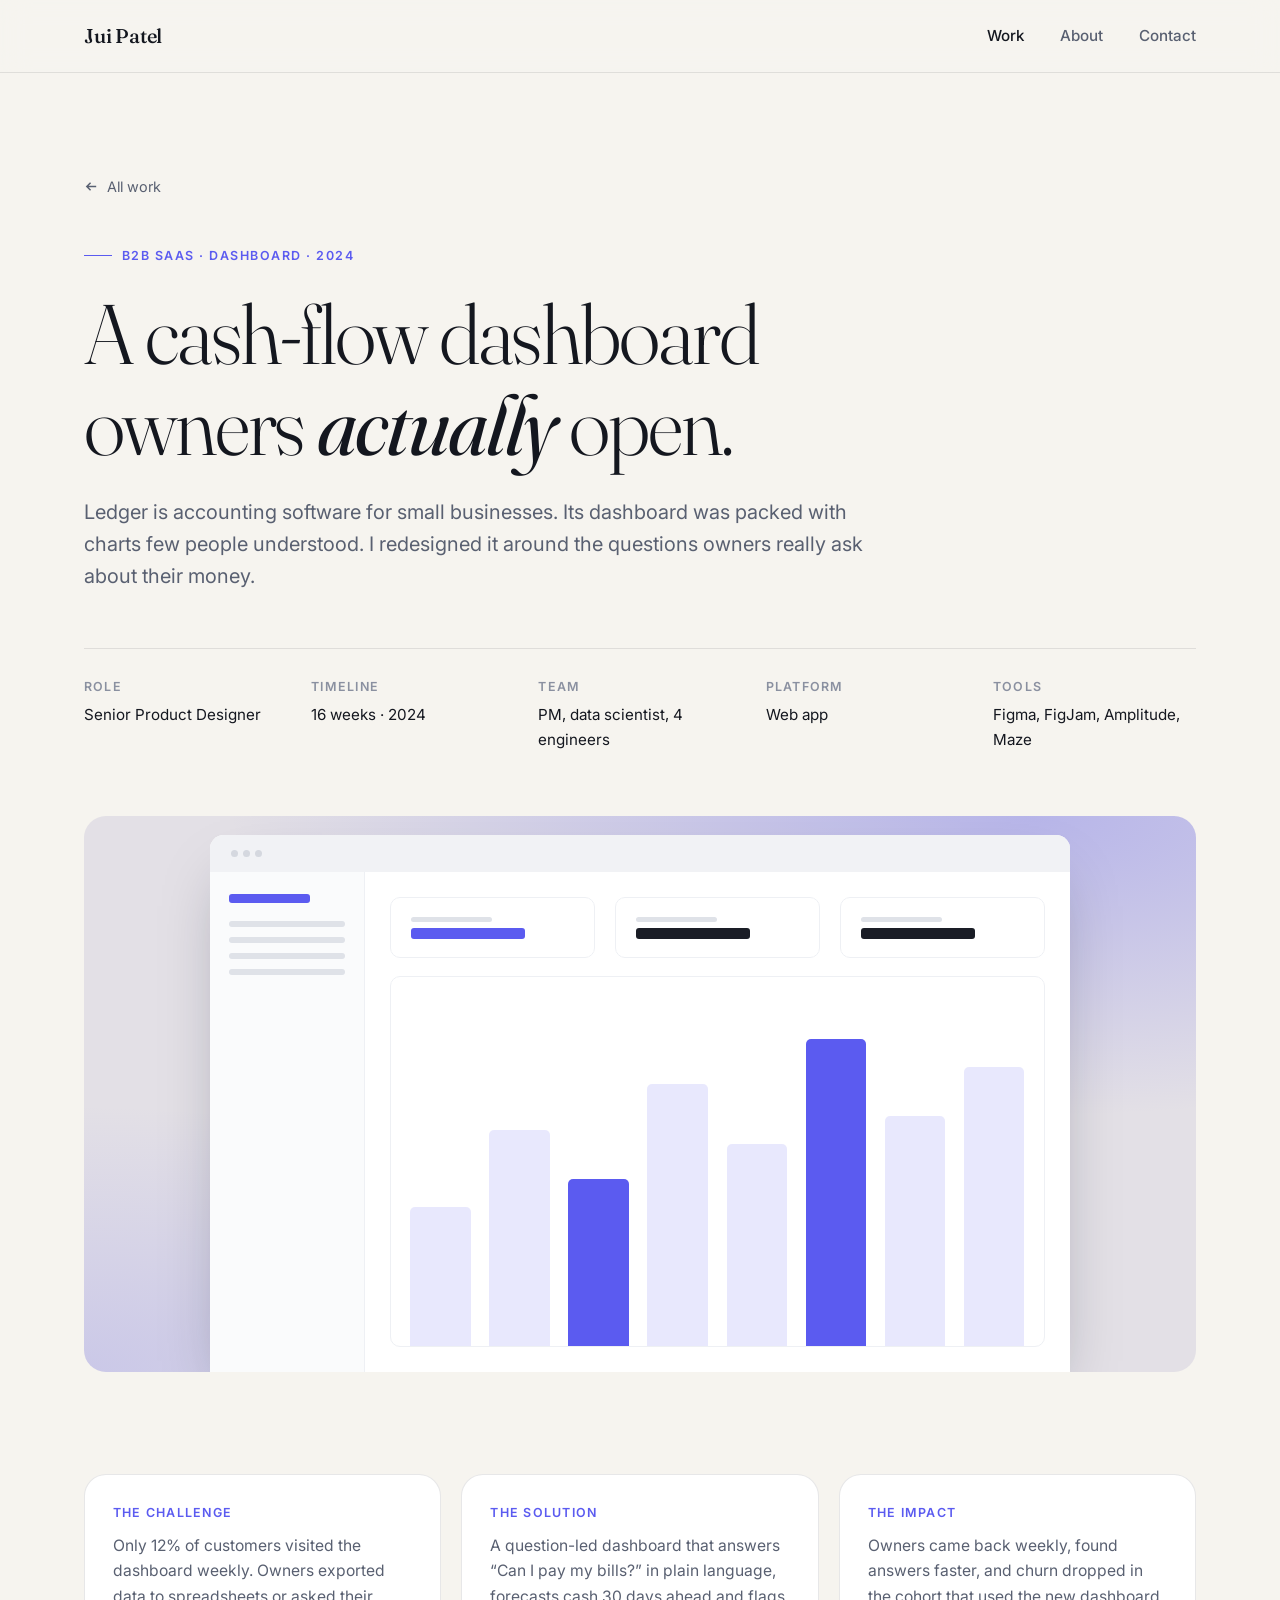
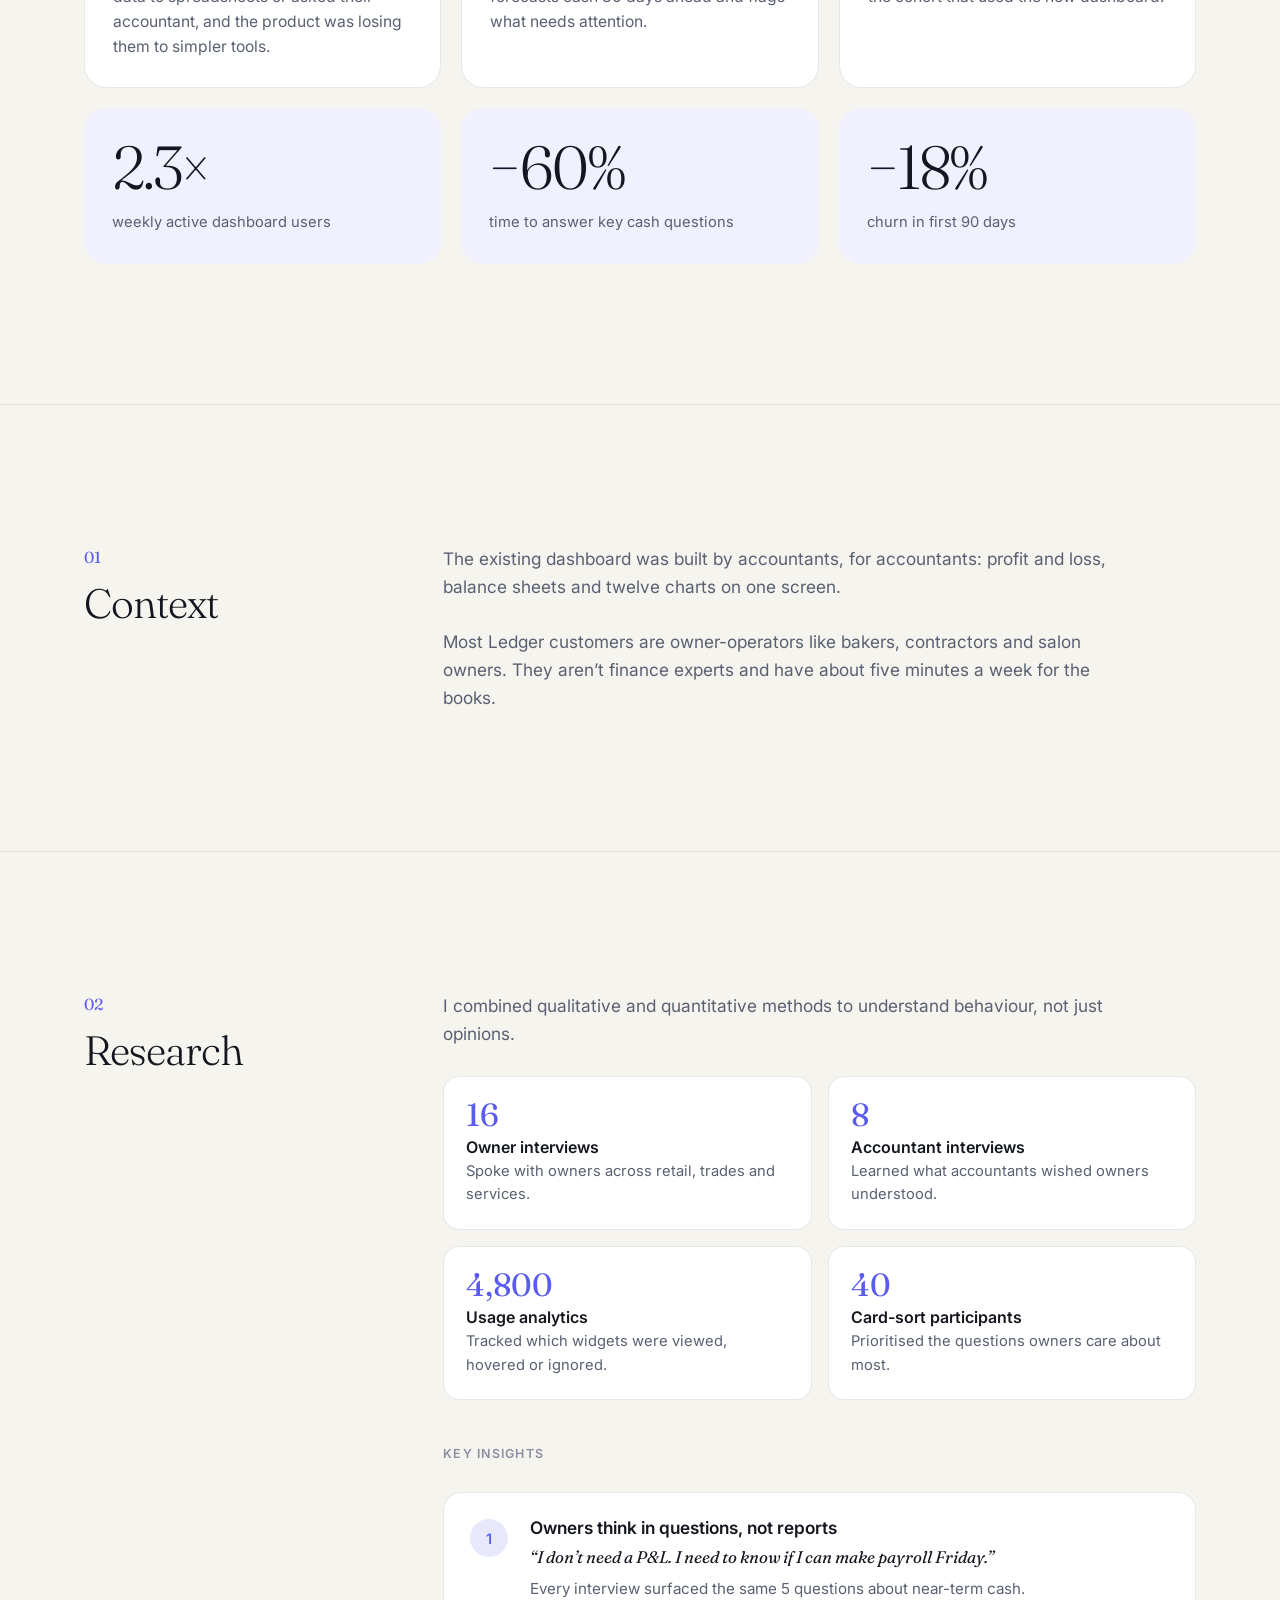
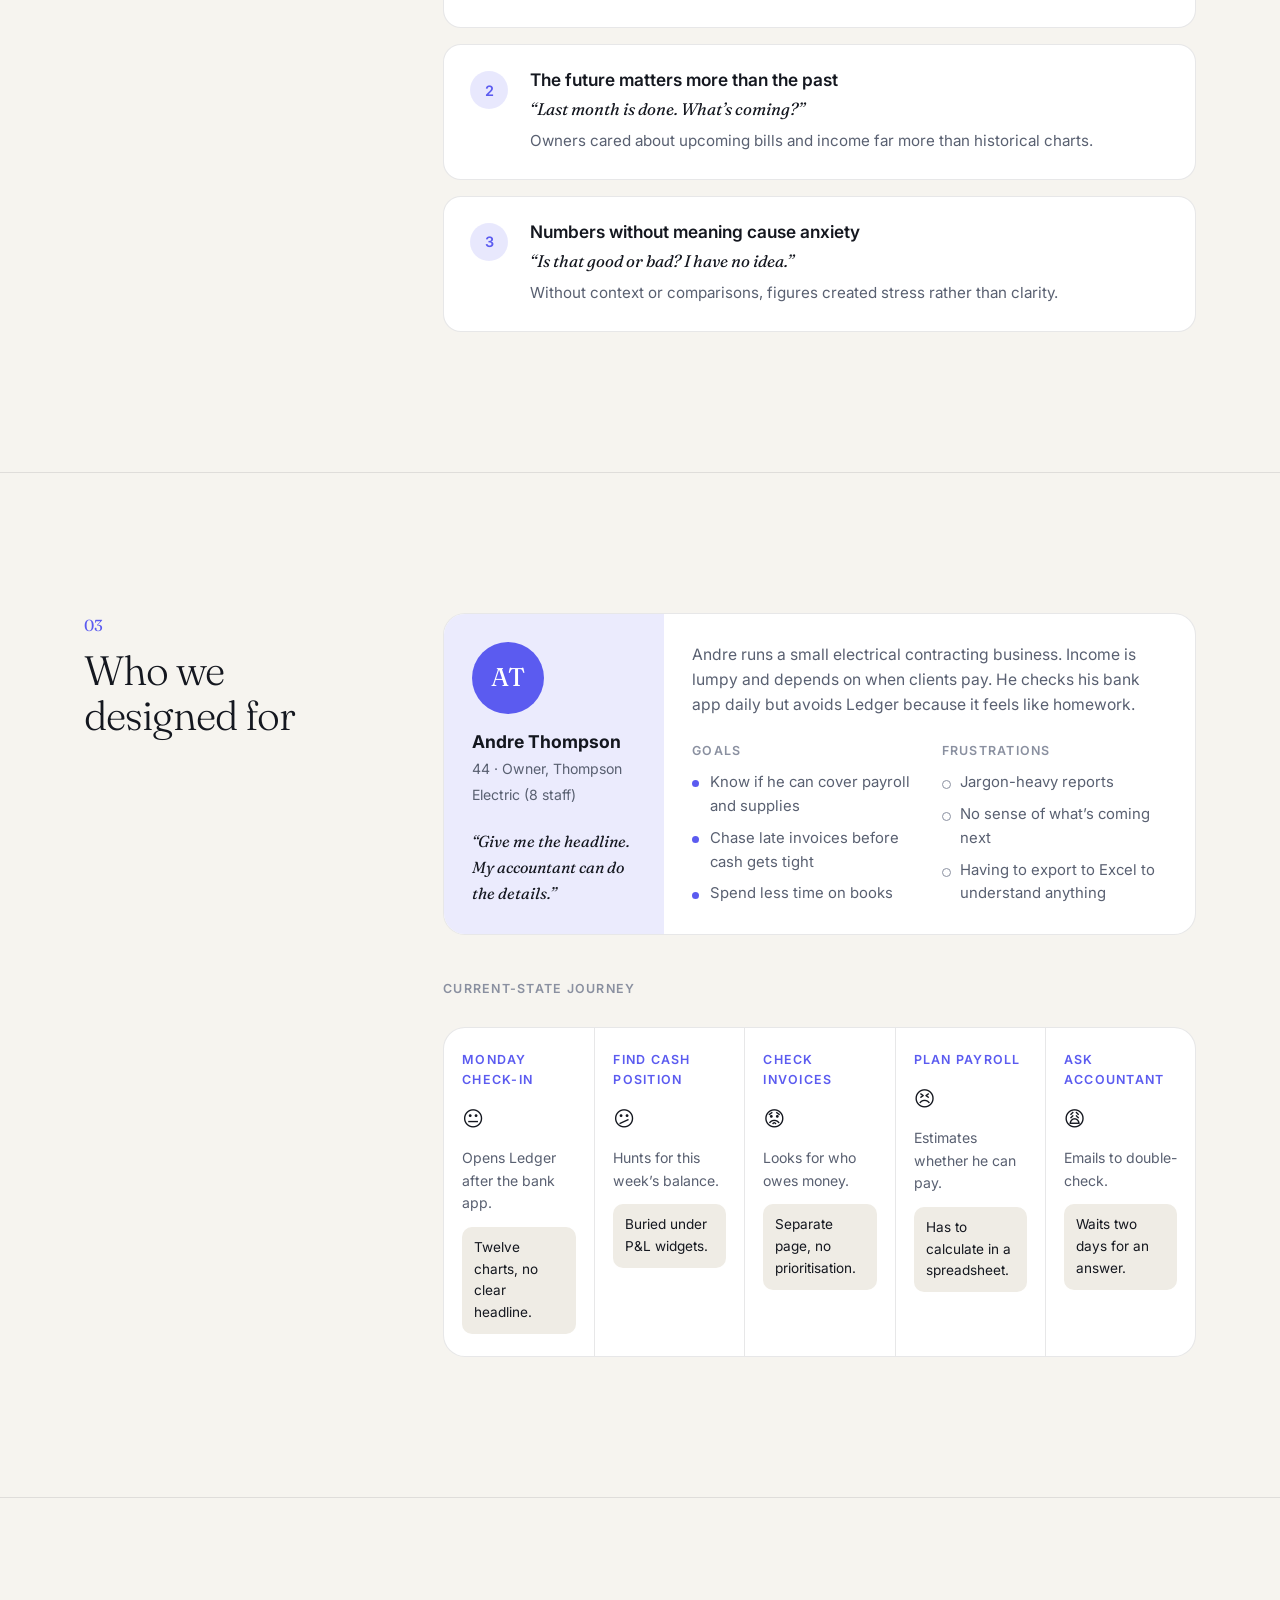
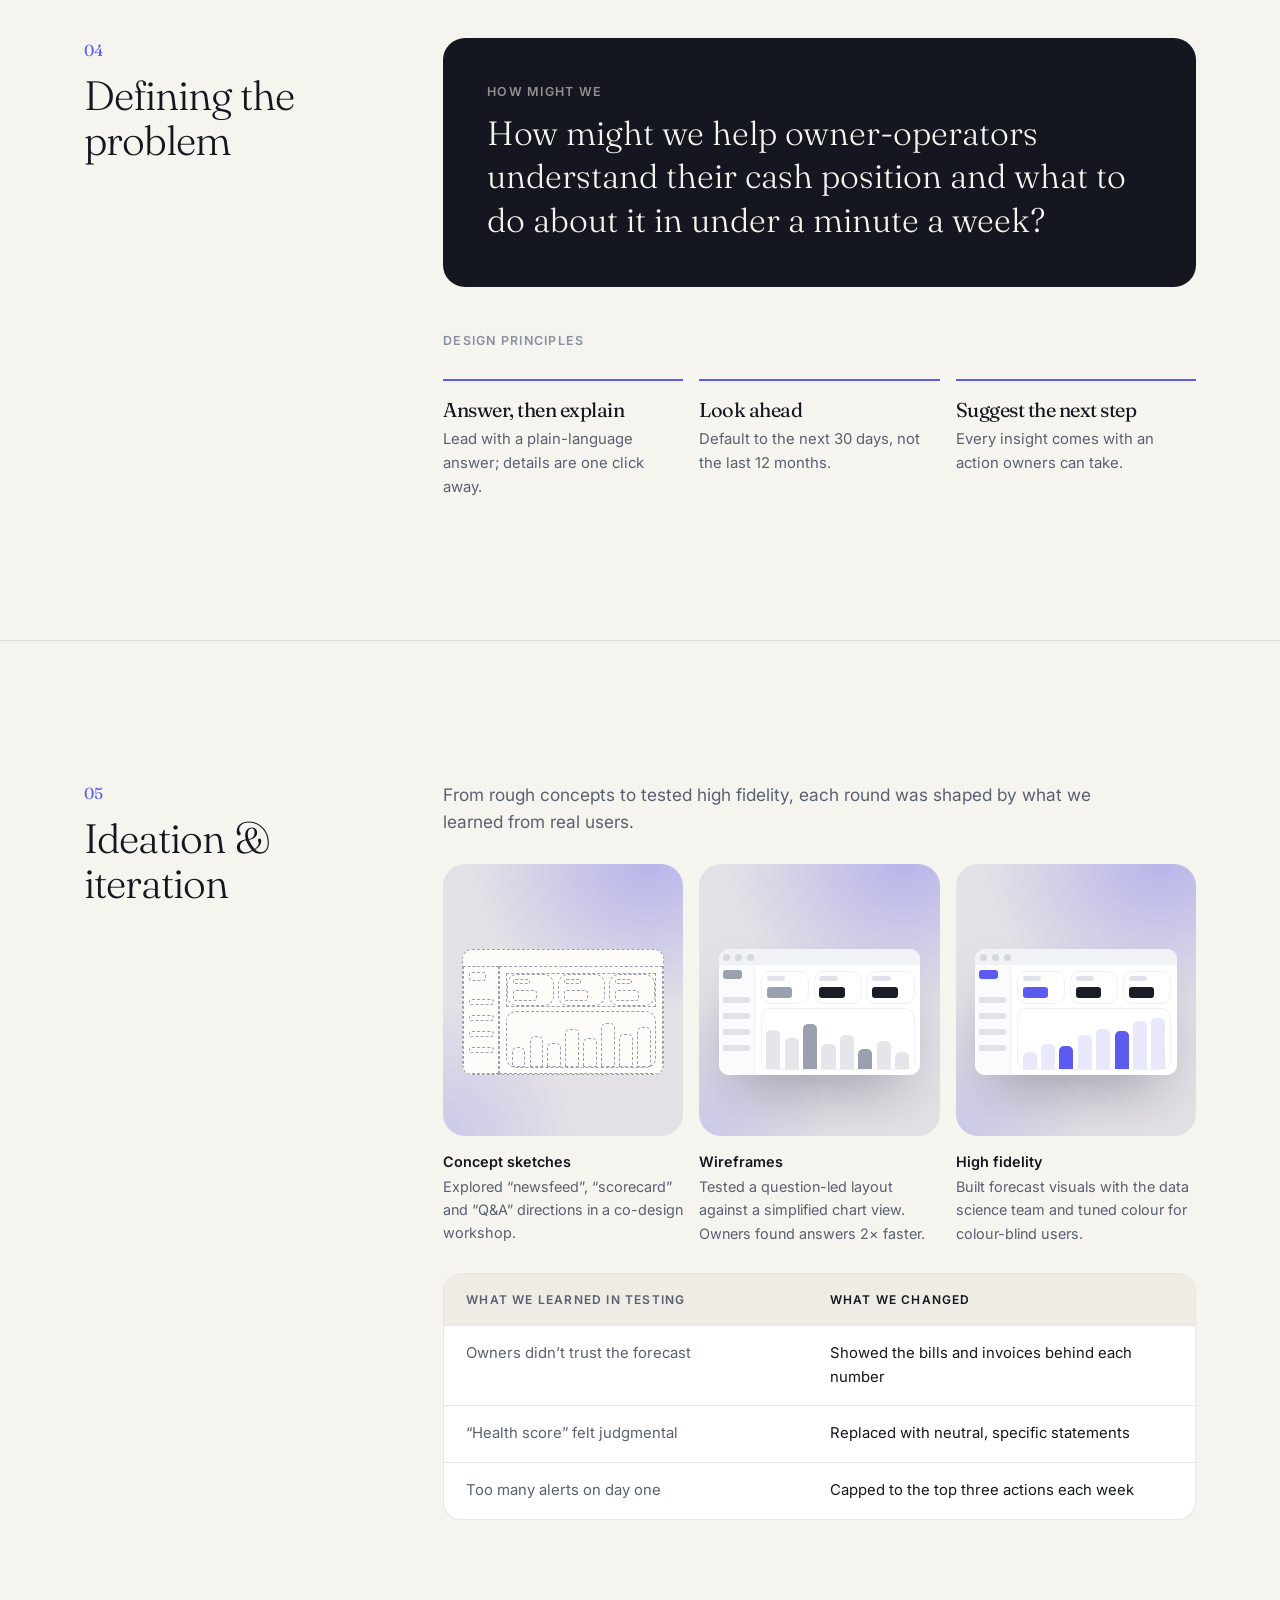
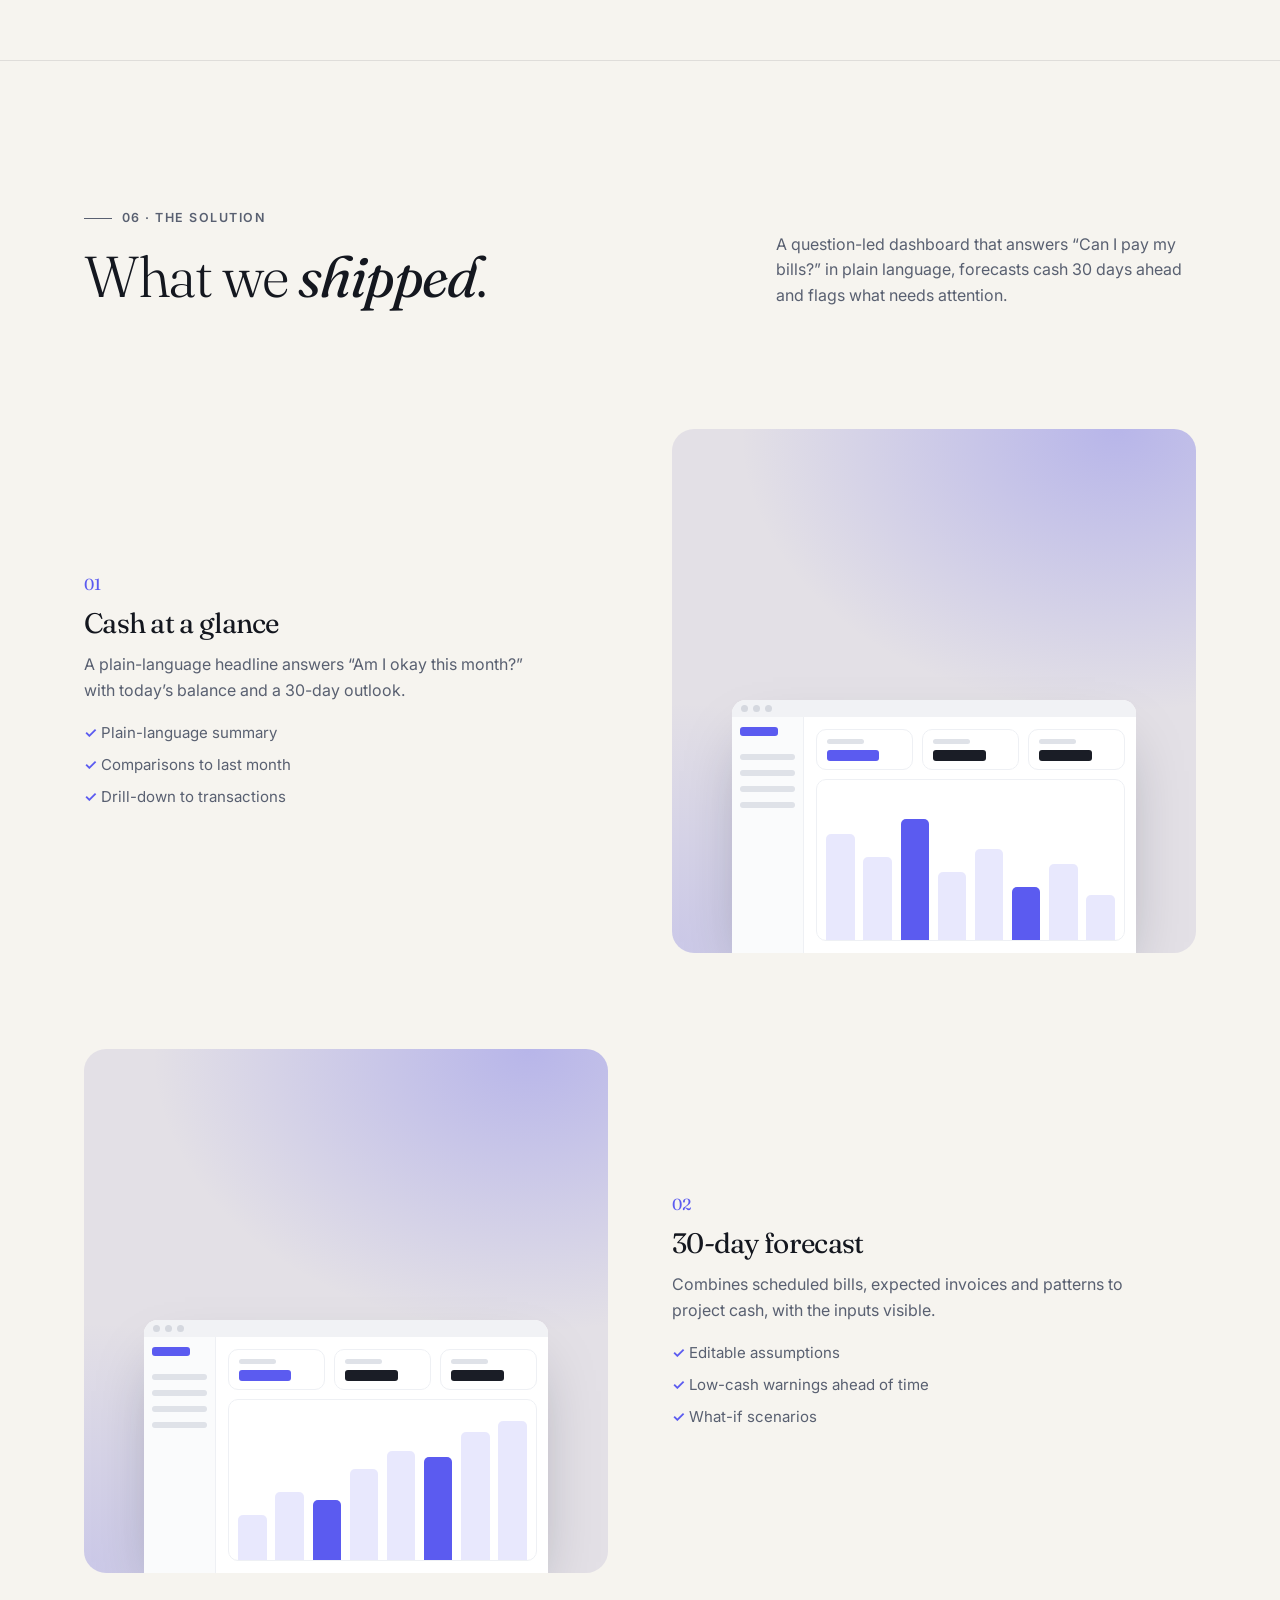
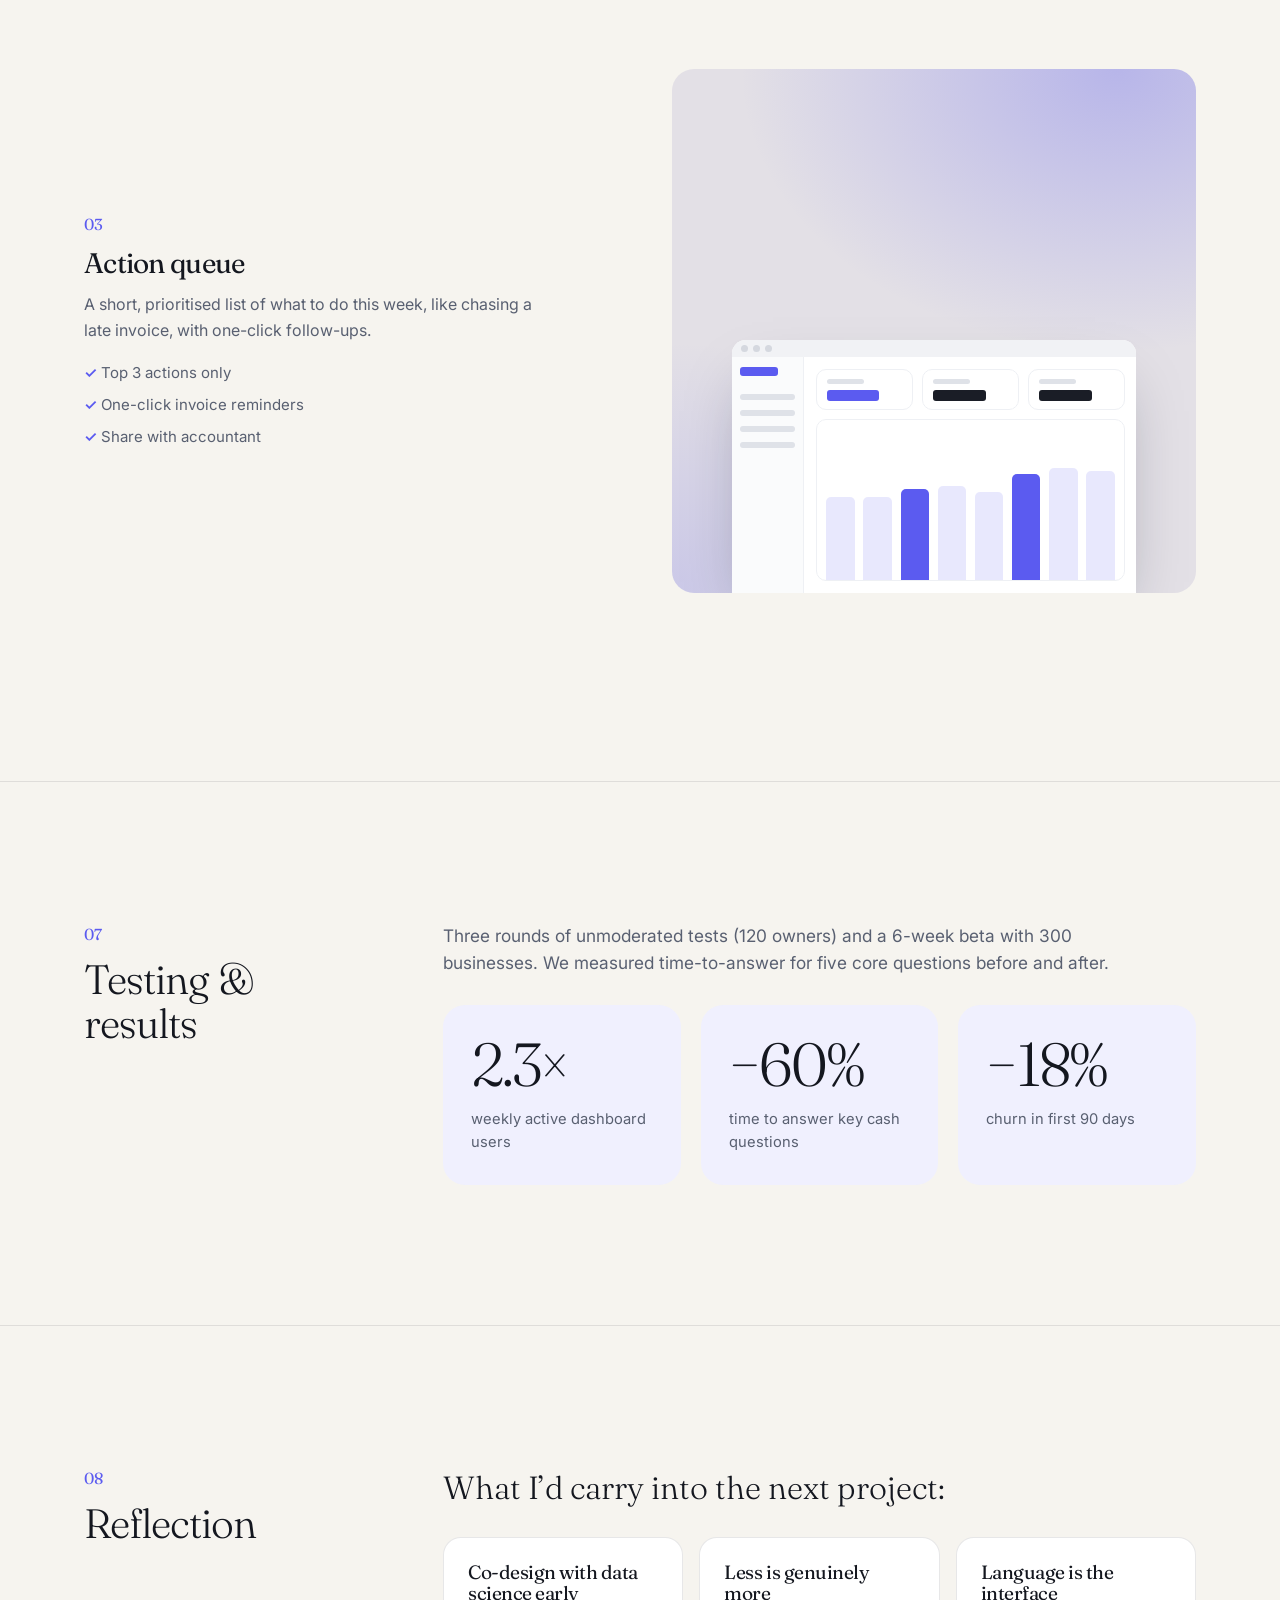
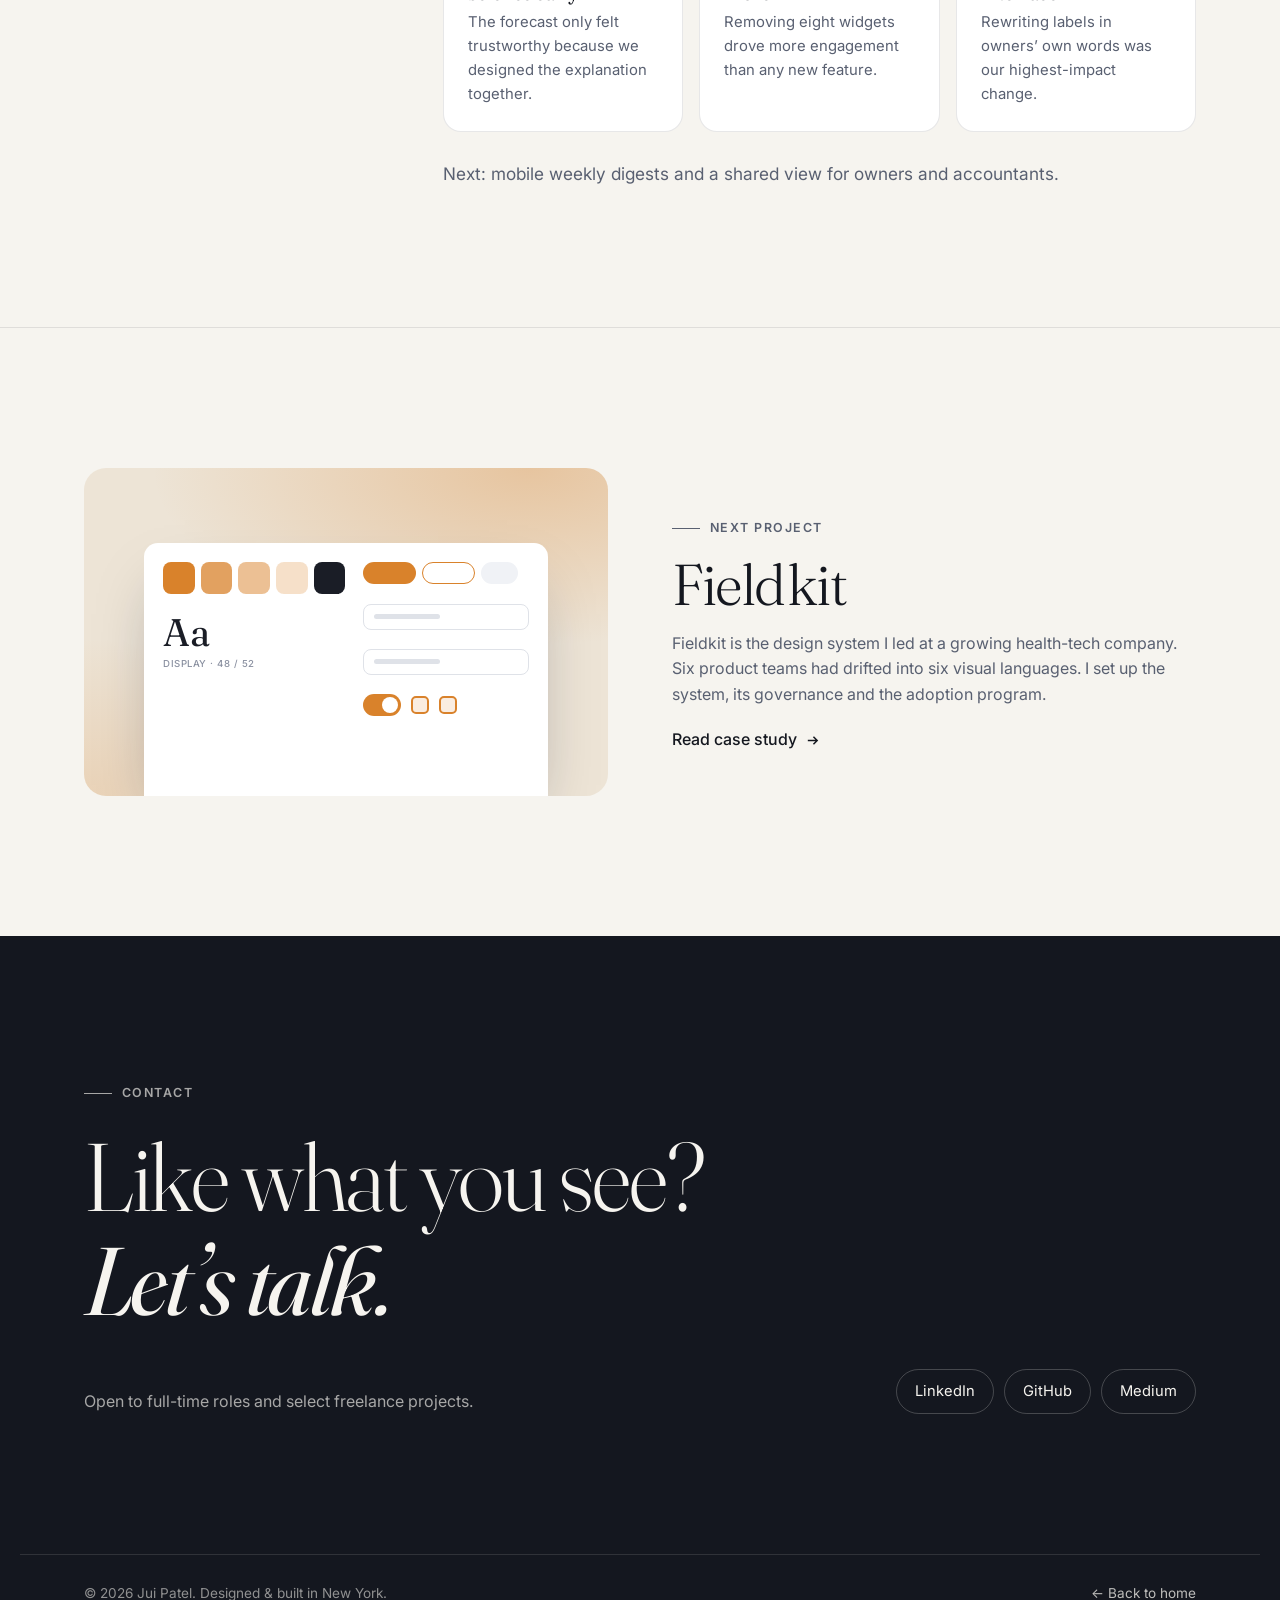
<file: projects/ledger.html>
<!doctype html>
<html lang="en">
<head>
<meta charset="utf-8" />
<meta name="viewport" content="width=device-width, initial-scale=1" />
<title>Ledger — Case study · Your Name</title>
<meta name="description" content="Ledger is accounting software for small businesses. Its dashboard was packed with charts few people understood. I redesigned it around the questions owners really ask about their money." />
<link rel="preconnect" href="https://fonts.googleapis.com" />
<link rel="preconnect" href="https://fonts.gstatic.com" crossorigin />
<link href="https://fonts.googleapis.com/css2?family=Fraunces:ital,opsz,wght@0,9..144,300;0,9..144,400;0,9..144,500;1,9..144,300;1,9..144,400&family=Inter:wght@400;500;600&display=swap" rel="stylesheet" />
<link rel="stylesheet" href="../css/site.css" />
<script src="../js/site.js"></script>
</head>
<body style="--p:#5b5bf0; --p-soft:rgba(91,91,240,.14)">
<nav class="site-nav"><div class="container">
  <a class="logo" href="../index.html">Jui Patel</a>
  <ul class="nav-links">
    <li><a href="../index.html#work" aria-current="page">Work</a></li>
    <li class="hide-sm"><a href="../index.html#about">About</a></li>
    <li><a href="../index.html#contact">Contact</a></li>
  </ul>
</div></nav>

<header class="case-hero"><div class="container">
  <a class="back" href="../index.html#work"><svg viewBox="0 0 16 16" fill="none" stroke="currentColor" stroke-width="1.6"><path d="M13 8H3M7 4L3 8l4 4"/></svg> All work</a>
  <span class="eyebrow">B2B SaaS · Dashboard · 2024</span>
  <h1>A cash-flow dashboard owners <em>actually</em> open.</h1>
  <p class="lede">Ledger is accounting software for small businesses. Its dashboard was packed with charts few people understood. I redesigned it around the questions owners really ask about their money.</p>
  <div class="meta-grid"><div><h4>Role</h4>Senior Product Designer</div><div><h4>Timeline</h4>16 weeks · 2024</div><div><h4>Team</h4>PM, data scientist, 4 engineers</div><div><h4>Platform</h4>Web app</div><div><h4>Tools</h4>Figma, FigJam, Amplitude, Maze</div></div>
</div></header>

<div class="container cover reveal"><div class="stage wide" role="img" aria-label="Ledger screen placeholder"><!-- Replace this mockup with a real screenshot: <img src="../images/..." alt="..."> --><div class="mock-browser "><div class="chrome"><i></i><i></i><i></i></div><div class="m-dash"><div class="m-side"><i></i><i></i><i></i><i></i><i></i></div><div class="m-main"><div class="m-kpis"><div><i></i><b></b></div><div><i></i><b></b></div><div><i></i><b></b></div></div><div class="m-chart"><i style="height:40%"></i><i style="height:62%"></i><i style="height:48%"></i><i style="height:75%"></i><i style="height:58%"></i><i style="height:88%"></i><i style="height:66%"></i><i style="height:80%"></i></div></div></div></div></div></div>

<main>
<section class="section" style="padding-top:0"><div class="container">
  <div class="tldr reveal">
    <div><h4>The challenge</h4><p>Only 12% of customers visited the dashboard weekly. Owners exported data to spreadsheets or asked their accountant, and the product was losing them to simpler tools.</p></div>
    <div><h4>The solution</h4><p>A question-led dashboard that answers “Can I pay my bills?” in plain language, forecasts cash 30 days ahead and flags what needs attention.</p></div>
    <div><h4>The impact</h4><p>Owners came back weekly, found answers faster, and churn dropped in the cohort that used the new dashboard.</p></div>
  </div>
  <div class="metrics"><div class="metric reveal"><b>2.3×</b><span>weekly active dashboard users</span></div><div class="metric reveal"><b>−60%</b><span>time to answer key cash questions</span></div><div class="metric reveal"><b>−18%</b><span>churn in first 90 days</span></div></div>
</div></section>

<section class="section"><div class="container chapter">
  <div class="chapter-label reveal"><span class="num">01</span><h2>Context</h2></div>
  <div class="chapter-body reveal"><p>The existing dashboard was built by accountants, for accountants: profit and loss, balance sheets and twelve charts on one screen.</p><p>Most Ledger customers are owner-operators like bakers, contractors and salon owners. They aren’t finance experts and have about five minutes a week for the books.</p></div>
</div></section>
<section class="section"><div class="container chapter">
  <div class="chapter-label reveal"><span class="num">02</span><h2>Research</h2></div>
  <div class="chapter-body reveal"><p>I combined qualitative and quantitative methods to understand behaviour, not just opinions.</p><div class="methods"><div class="method"><b>16</b><h3>Owner interviews</h3><p>Spoke with owners across retail, trades and services.</p></div><div class="method"><b>8</b><h3>Accountant interviews</h3><p>Learned what accountants wished owners understood.</p></div><div class="method"><b>4,800</b><h3>Usage analytics</h3><p>Tracked which widgets were viewed, hovered or ignored.</p></div><div class="method"><b>40</b><h3>Card-sort participants</h3><p>Prioritised the questions owners care about most.</p></div></div><h4 style="margin-top:44px">Key insights</h4><div class="insights"><div class="insight"><span class="n">1</span><h3>Owners think in questions, not reports</h3><blockquote>“I don’t need a P&amp;L. I need to know if I can make payroll Friday.”</blockquote><p>Every interview surfaced the same 5 questions about near-term cash.</p></div><div class="insight"><span class="n">2</span><h3>The future matters more than the past</h3><blockquote>“Last month is done. What’s coming?”</blockquote><p>Owners cared about upcoming bills and income far more than historical charts.</p></div><div class="insight"><span class="n">3</span><h3>Numbers without meaning cause anxiety</h3><blockquote>“Is that good or bad? I have no idea.”</blockquote><p>Without context or comparisons, figures created stress rather than clarity.</p></div></div></div>
</div></section>
<section class="section"><div class="container chapter">
  <div class="chapter-label reveal"><span class="num">03</span><h2>Who we designed for</h2></div>
  <div class="chapter-body reveal"><div class="persona">
      <div class="persona-id"><div class="avatar">AT</div><div><b>Andre Thompson</b><br><span>44 · Owner, Thompson Electric (8 staff)</span></div><blockquote>“Give me the headline. My accountant can do the details.”</blockquote></div>
      <div class="persona-body"><p class="bio">Andre runs a small electrical contracting business. Income is lumpy and depends on when clients pay. He checks his bank app daily but avoids Ledger because it feels like homework.</p>
        <div><h4>Goals</h4><ul><li>Know if he can cover payroll and supplies</li><li>Chase late invoices before cash gets tight</li><li>Spend less time on books</li></ul></div>
        <div class="frus"><h4>Frustrations</h4><ul><li>Jargon-heavy reports</li><li>No sense of what’s coming next</li><li>Having to export to Excel to understand anything</li></ul></div>
      </div></div><h4 style="margin-top:44px">Current-state journey</h4><div class="journey"><div><h4>Monday check-in</h4><span class="mood" aria-hidden="true">😐</span><p>Opens Ledger after the bank app.</p><div class="pain">Twelve charts, no clear headline.</div></div><div><h4>Find cash position</h4><span class="mood" aria-hidden="true">😕</span><p>Hunts for this week’s balance.</p><div class="pain">Buried under P&amp;L widgets.</div></div><div><h4>Check invoices</h4><span class="mood" aria-hidden="true">😟</span><p>Looks for who owes money.</p><div class="pain">Separate page, no prioritisation.</div></div><div><h4>Plan payroll</h4><span class="mood" aria-hidden="true">😣</span><p>Estimates whether he can pay.</p><div class="pain">Has to calculate in a spreadsheet.</div></div><div><h4>Ask accountant</h4><span class="mood" aria-hidden="true">😩</span><p>Emails to double-check.</p><div class="pain">Waits two days for an answer.</div></div></div></div>
</div></section>
<section class="section"><div class="container chapter">
  <div class="chapter-label reveal"><span class="num">04</span><h2>Defining the problem</h2></div>
  <div class="chapter-body reveal"><div class="hmw"><h4>How might we</h4><p>How might we help owner-operators understand their cash position and what to do about it in under a minute a week?</p></div><h4 style="margin-top:44px">Design principles</h4><div class="principles"><div class="principle"><h3>Answer, then explain</h3><p>Lead with a plain-language answer; details are one click away.</p></div><div class="principle"><h3>Look ahead</h3><p>Default to the next 30 days, not the last 12 months.</p></div><div class="principle"><h3>Suggest the next step</h3><p>Every insight comes with an action owners can take.</p></div></div></div>
</div></section>
<section class="section"><div class="container chapter">
  <div class="chapter-label reveal"><span class="num">05</span><h2>Ideation &amp; iteration</h2></div>
  <div class="chapter-body reveal"><p>From rough concepts to tested high fidelity, each round was shaped by what we learned from real users.</p><div class="iterations"><figure><div class="stage " role="img" aria-label="Ledger screen placeholder"><!-- Replace this mockup with a real screenshot: <img src="../images/..." alt="..."> --><div class="mock-browser lofi"><div class="chrome"><i></i><i></i><i></i></div><div class="m-dash"><div class="m-side"><i></i><i></i><i></i><i></i><i></i></div><div class="m-main"><div class="m-kpis"><div><i></i><b></b></div><div><i></i><b></b></div><div><i></i><b></b></div></div><div class="m-chart"><i style="height:40%"></i><i style="height:62%"></i><i style="height:48%"></i><i style="height:75%"></i><i style="height:58%"></i><i style="height:88%"></i><i style="height:66%"></i><i style="height:80%"></i></div></div></div></div></div><figcaption><b>Concept sketches</b>Explored “newsfeed”, “scorecard” and “Q&amp;A” directions in a co-design workshop.</figcaption></figure><figure><div class="stage " role="img" aria-label="Ledger screen placeholder"><!-- Replace this mockup with a real screenshot: <img src="../images/..." alt="..."> --><div class="mock-browser wire"><div class="chrome"><i></i><i></i><i></i></div><div class="m-dash"><div class="m-side"><i></i><i></i><i></i><i></i><i></i></div><div class="m-main"><div class="m-kpis"><div><i></i><b></b></div><div><i></i><b></b></div><div><i></i><b></b></div></div><div class="m-chart"><i style="height:70%"></i><i style="height:55%"></i><i style="height:80%"></i><i style="height:45%"></i><i style="height:60%"></i><i style="height:35%"></i><i style="height:50%"></i><i style="height:30%"></i></div></div></div></div></div><figcaption><b>Wireframes</b>Tested a question-led layout against a simplified chart view. Owners found answers 2× faster.</figcaption></figure><figure><div class="stage " role="img" aria-label="Ledger screen placeholder"><!-- Replace this mockup with a real screenshot: <img src="../images/..." alt="..."> --><div class="mock-browser "><div class="chrome"><i></i><i></i><i></i></div><div class="m-dash"><div class="m-side"><i></i><i></i><i></i><i></i><i></i></div><div class="m-main"><div class="m-kpis"><div><i></i><b></b></div><div><i></i><b></b></div><div><i></i><b></b></div></div><div class="m-chart"><i style="height:30%"></i><i style="height:45%"></i><i style="height:40%"></i><i style="height:60%"></i><i style="height:72%"></i><i style="height:68%"></i><i style="height:85%"></i><i style="height:92%"></i></div></div></div></div></div><figcaption><b>High fidelity</b>Built forecast visuals with the data science team and tuned colour for colour-blind users.</figcaption></figure></div><div class="changes"><div><span>What we learned in testing</span><span>What we changed</span></div><div><span>Owners didn’t trust the forecast</span><span>Showed the bills and invoices behind each number</span></div><div><span>“Health score” felt judgmental</span><span>Replaced with neutral, specific statements</span></div><div><span>Too many alerts on day one</span><span>Capped to the top three actions each week</span></div></div></div>
</div></section>

<section class="section"><div class="container">
  <div class="section-head reveal"><div><span class="eyebrow">06 · The solution</span><h2>What we <em>shipped</em>.</h2></div><p>A question-led dashboard that answers “Can I pay my bills?” in plain language, forecasts cash 30 days ahead and flags what needs attention.</p></div>
  <div class="feature reveal"><div class="stage " role="img" aria-label="Ledger screen placeholder"><!-- Replace this mockup with a real screenshot: <img src="../images/..." alt="..."> --><div class="mock-browser "><div class="chrome"><i></i><i></i><i></i></div><div class="m-dash"><div class="m-side"><i></i><i></i><i></i><i></i><i></i></div><div class="m-main"><div class="m-kpis"><div><i></i><b></b></div><div><i></i><b></b></div><div><i></i><b></b></div></div><div class="m-chart"><i style="height:70%"></i><i style="height:55%"></i><i style="height:80%"></i><i style="height:45%"></i><i style="height:60%"></i><i style="height:35%"></i><i style="height:50%"></i><i style="height:30%"></i></div></div></div></div></div><div><span class="num">01</span><h3>Cash at a glance</h3><p>A plain-language headline answers “Am I okay this month?” with today’s balance and a 30-day outlook.</p>
        <ul><li>Plain-language summary</li><li>Comparisons to last month</li><li>Drill-down to transactions</li></ul></div></div><div class="feature reveal"><div class="stage " role="img" aria-label="Ledger screen placeholder"><!-- Replace this mockup with a real screenshot: <img src="../images/..." alt="..."> --><div class="mock-browser "><div class="chrome"><i></i><i></i><i></i></div><div class="m-dash"><div class="m-side"><i></i><i></i><i></i><i></i><i></i></div><div class="m-main"><div class="m-kpis"><div><i></i><b></b></div><div><i></i><b></b></div><div><i></i><b></b></div></div><div class="m-chart"><i style="height:30%"></i><i style="height:45%"></i><i style="height:40%"></i><i style="height:60%"></i><i style="height:72%"></i><i style="height:68%"></i><i style="height:85%"></i><i style="height:92%"></i></div></div></div></div></div><div><span class="num">02</span><h3>30-day forecast</h3><p>Combines scheduled bills, expected invoices and patterns to project cash, with the inputs visible.</p>
        <ul><li>Editable assumptions</li><li>Low-cash warnings ahead of time</li><li>What-if scenarios</li></ul></div></div><div class="feature reveal"><div class="stage " role="img" aria-label="Ledger screen placeholder"><!-- Replace this mockup with a real screenshot: <img src="../images/..." alt="..."> --><div class="mock-browser "><div class="chrome"><i></i><i></i><i></i></div><div class="m-dash"><div class="m-side"><i></i><i></i><i></i><i></i><i></i></div><div class="m-main"><div class="m-kpis"><div><i></i><b></b></div><div><i></i><b></b></div><div><i></i><b></b></div></div><div class="m-chart"><i style="height:55%"></i><i style="height:55%"></i><i style="height:60%"></i><i style="height:62%"></i><i style="height:58%"></i><i style="height:70%"></i><i style="height:74%"></i><i style="height:72%"></i></div></div></div></div></div><div><span class="num">03</span><h3>Action queue</h3><p>A short, prioritised list of what to do this week, like chasing a late invoice, with one-click follow-ups.</p>
        <ul><li>Top 3 actions only</li><li>One-click invoice reminders</li><li>Share with accountant</li></ul></div></div>
</div></section>

<section class="section"><div class="container chapter">
  <div class="chapter-label reveal"><span class="num">07</span><h2>Testing &amp; results</h2></div>
  <div class="chapter-body reveal"><p>Three rounds of unmoderated tests (120 owners) and a 6-week beta with 300 businesses. We measured time-to-answer for five core questions before and after.</p><div class="metrics" style="grid-template-columns:repeat(auto-fit,minmax(180px,1fr))"><div class="metric reveal"><b>2.3×</b><span>weekly active dashboard users</span></div><div class="metric reveal"><b>−60%</b><span>time to answer key cash questions</span></div><div class="metric reveal"><b>−18%</b><span>churn in first 90 days</span></div></div></div>
</div></section>
<section class="section"><div class="container chapter">
  <div class="chapter-label reveal"><span class="num">08</span><h2>Reflection</h2></div>
  <div class="chapter-body reveal"><p class="big">What I’d carry into the next project:</p><div class="learnings"><div class="learning"><h3>Co-design with data science early</h3><p>The forecast only felt trustworthy because we designed the explanation together.</p></div><div class="learning"><h3>Less is genuinely more</h3><p>Removing eight widgets drove more engagement than any new feature.</p></div><div class="learning"><h3>Language is the interface</h3><p>Rewriting labels in owners’ own words was our highest-impact change.</p></div></div><p>Next: mobile weekly digests and a shared view for owners and accountants.</p></div>
</div></section>

<section class="section" style="--p:#d9822b; --p-soft:rgba(217,130,43,.14)"><div class="container">
  <a class="next-project reveal" href="fieldkit.html">
    <div class="stage " role="img" aria-label="Fieldkit screen placeholder"><!-- Replace this mockup with a real screenshot: <img src="../images/..." alt="..."> --><div class="mock-ds "><div class="ds-col"><div class="ds-sw"><i></i><i></i><i></i><i></i><i></i></div><div class="ds-type">Aa<small>DISPLAY · 48 / 52</small></div></div><div class="ds-col"><div class="ds-btns"><i></i><i></i><i></i></div><div class="ds-input"></div><div class="ds-input"></div><div class="ds-toggle"><i></i><b></b><b></b></div></div></div></div>
    <div><span class="eyebrow">Next project</span><h2>Fieldkit</h2><p>Fieldkit is the design system I led at a growing health-tech company. Six product teams had drifted into six visual languages. I set up the system, its governance and the adoption program.</p><span class="link-arrow" style="margin-top:20px">Read case study <svg viewBox="0 0 16 16" fill="none" stroke="currentColor" stroke-width="1.6"><path d="M3 8h10M9 4l4 4-4 4"/></svg></span></div>
  </a>
</div></section>
</main>

<section class="section contact" id="contact"><div class="container">
  <span class="eyebrow">Contact</span>
  <h2>Like what you see? <em>Let’s talk.</em></h2>
  <div class="contact-row">
    <div><p>Open to full-time roles and select freelance projects.</p></div>
    <div class="socials">
      <a href="https://www.linkedin.com/in/jui-patel/" target="_blank" rel="noopener">LinkedIn</a>
      <a href="https://github.com/juiomshanti" target="_blank" rel="noopener">GitHub</a>
      <a href="https://medium.com/@patel.juipanda100" target="_blank" rel="noopener">Medium</a>
    </div>
  </div>
</div></section>
<footer class="site-footer"><div class="container">
  <span>© <span data-year>2026</span> Jui Patel. Designed &amp; built in New York.</span>
  <a href="../index.html">← Back to home</a>
</div></footer>
</body>
</html>
</file>
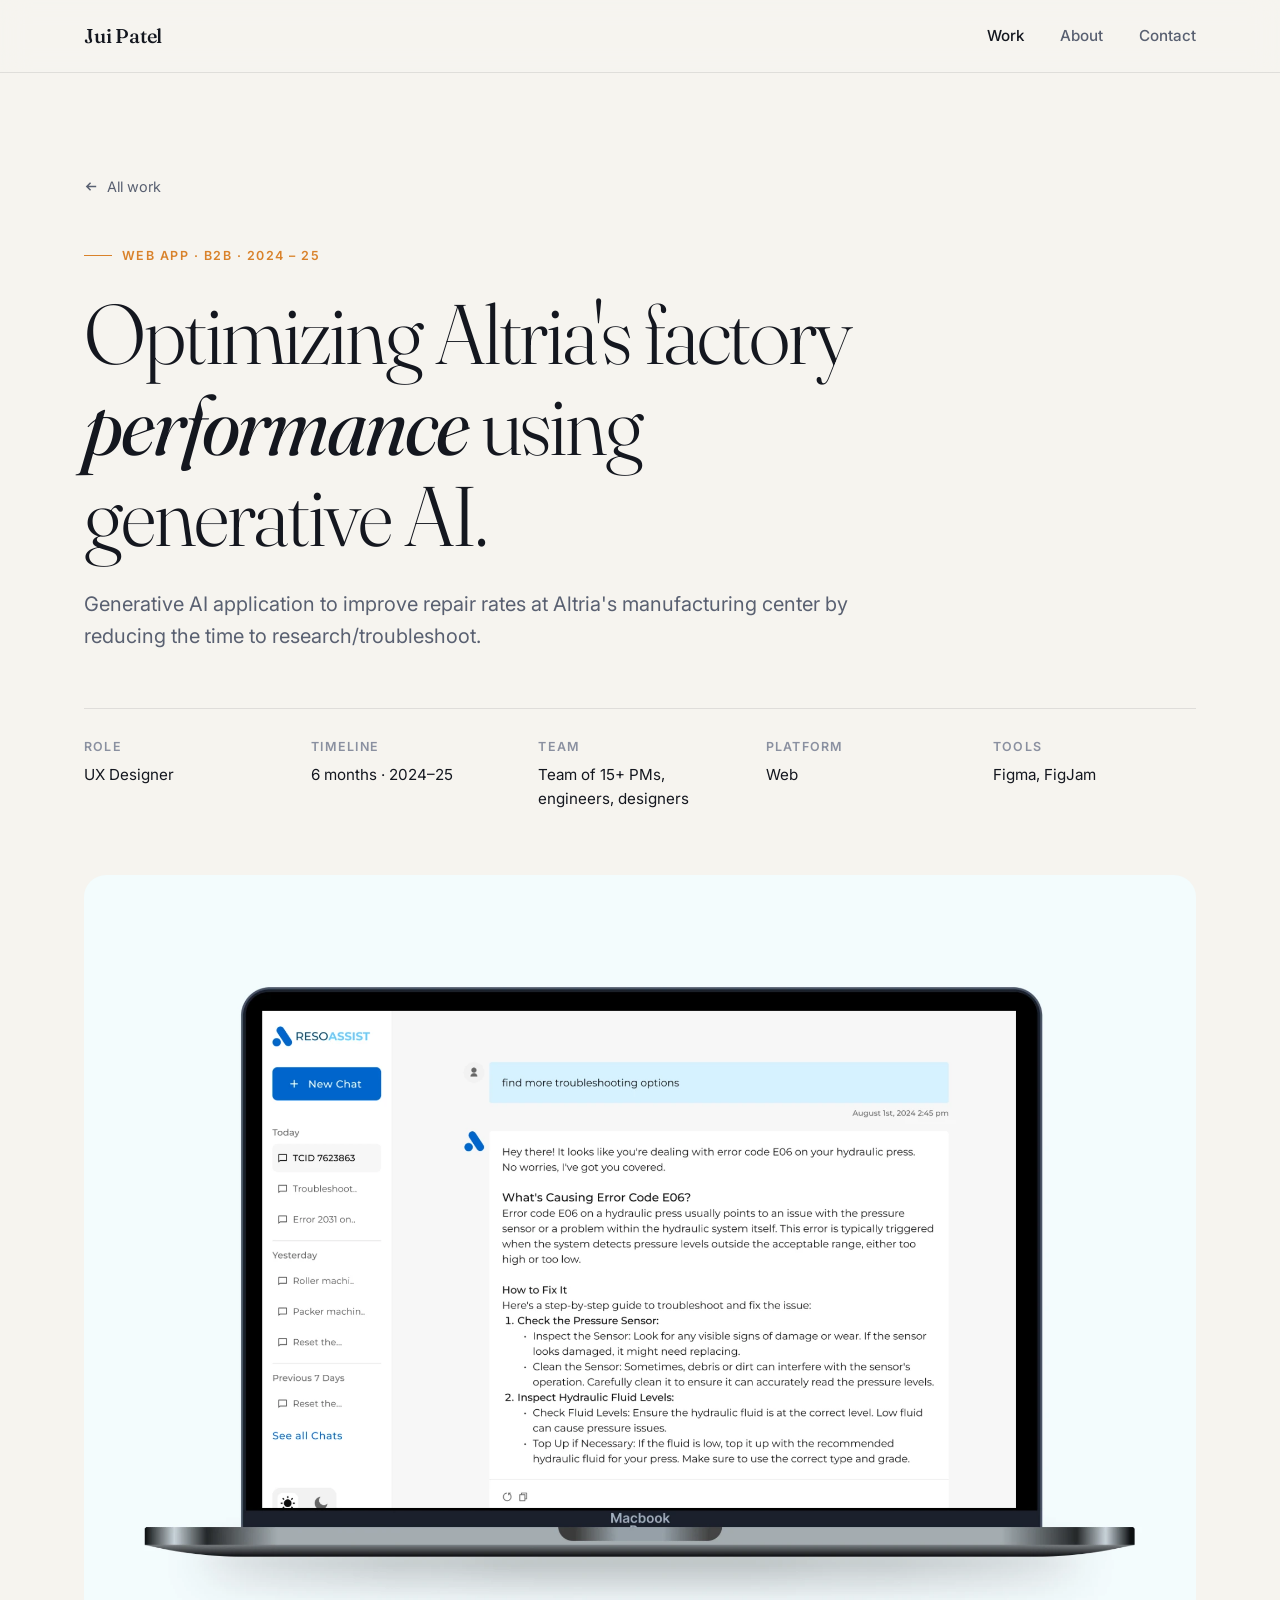
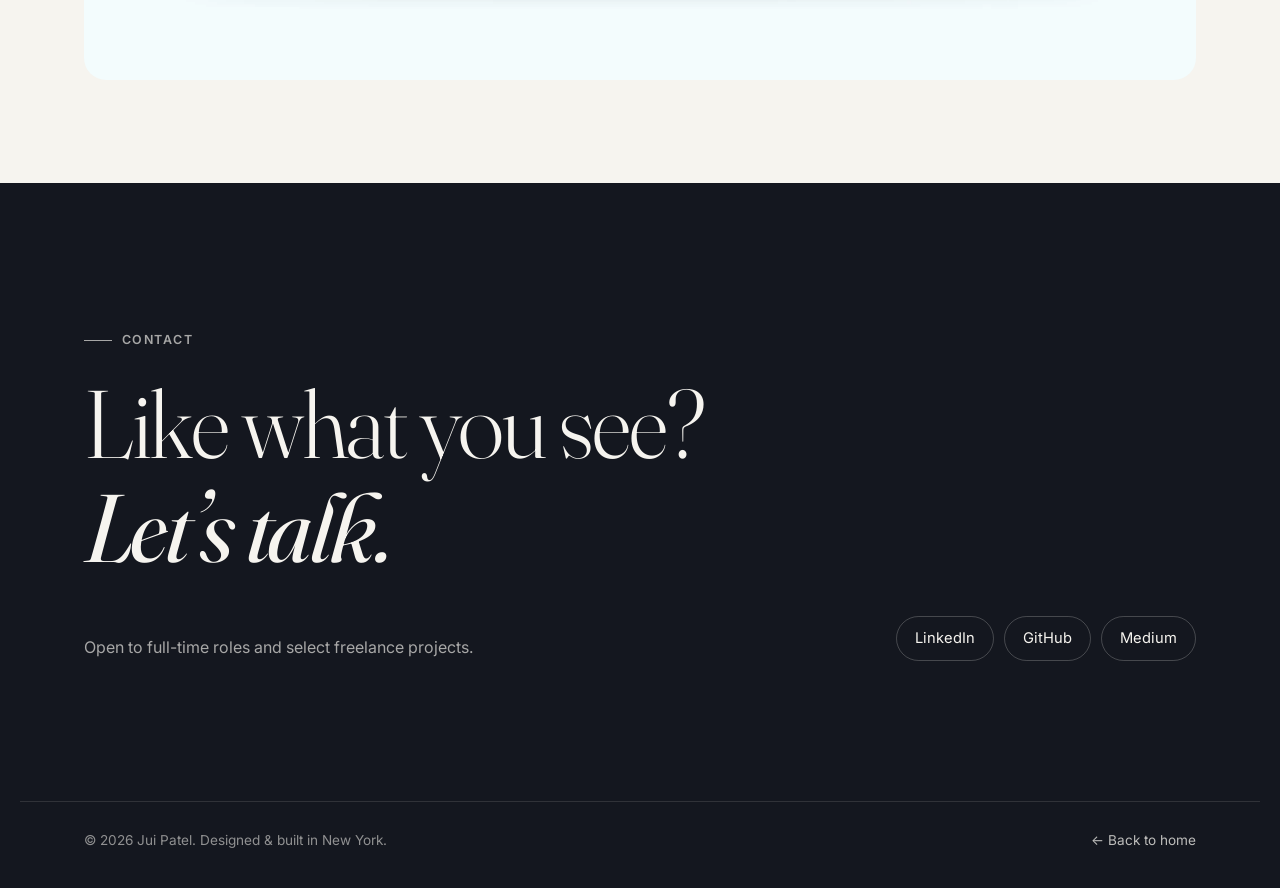
<file: projects/ResoAssist.html>
<!doctype html>
<html lang="en">
<head>
<meta charset="utf-8" />
<meta name="viewport" content="width=device-width, initial-scale=1" />
<title>ResoAssist AI For Repair Technicians — Case study · Jui Patel</title>
<meta name="description" content="Fieldkit is the design system I led at a growing health-tech company. Six product teams had drifted into six visual languages. I set up the system, its governance and the adoption program." />
<link rel="preconnect" href="https://fonts.googleapis.com" />
<link rel="preconnect" href="https://fonts.gstatic.com" crossorigin />
<link href="https://fonts.googleapis.com/css2?family=Fraunces:ital,opsz,wght@0,9..144,300;0,9..144,400;0,9..144,500;1,9..144,300;1,9..144,400&family=Inter:wght@400;500;600&display=swap" rel="stylesheet" />
<link rel="stylesheet" href="../css/site.css" />
<script src="../js/site.js"></script>
</head>
<body style="--p:#d9822b; --p-soft:rgba(217,130,43,.14)">
<nav class="site-nav"><div class="container">
  <a class="logo" href="../index.html">Jui Patel</a>
  <ul class="nav-links">
    <li><a href="../index.html#work" aria-current="page">Work</a></li>
    <li class="hide-sm"><a href="../index.html#about">About</a></li>
    <li><a href="../index.html#contact">Contact</a></li>
  </ul>
</div></nav>

<header class="case-hero"><div class="container">
  <a class="back" href="../index.html#work"><svg viewBox="0 0 16 16" fill="none" stroke="currentColor" stroke-width="1.6"><path d="M13 8H3M7 4L3 8l4 4"/></svg> All work</a>
  <span class="eyebrow">Web App · B2B · 2024 – 25</span>
  <h1>Optimizing Altria's factory <em>performance</em> using generative AI.</h1>
  <p class="lede">Generative AI application to improve repair rates at Altria's manufacturing center by reducing the time to research/troubleshoot.</p>
  <div class="meta-grid"><div><h4>Role</h4>UX Designer</div><div><h4>Timeline</h4>6 months · 2024–25</div><div><h4>Team</h4>Team of 15+ PMs, engineers, designers</div><div><h4>Platform</h4>Web</div><div><h4>Tools</h4>Figma, FigJam</div></div>
</div></header>

<div class="container cover reveal"><div class="stage wide photo"><img src="../images/resoassist.webp" alt="ResoAssist chat interface on a laptop, troubleshooting a hydraulic press error code"></div></div>

<main hidden>
<section class="section" style="padding-top:0"><div class="container">
  <div class="tldr reveal">
    <div><h4>The challenge</h4><p>Six products used 14 shades of blue, 9 button styles and no shared accessibility baseline. Design-to-build handoff was slow and every team rebuilt the same components.</p></div>
    <div><h4>The solution</h4><p>A token-based design system with accessible components in Figma and code, clear contribution rules and an adoption program that made switching easier than not.</p></div>
    <div><h4>The impact</h4><p>Teams shipped faster with fewer inconsistencies, and the system became the default way to build in under a year.</p></div>
  </div>
  <div class="metrics"><div class="metric reveal"><b>92%</b><span>of product screens built on Fieldkit</span></div><div class="metric reveal"><b>−35%</b><span>design-to-dev handoff time</span></div><div class="metric reveal"><b>120+</b><span>accessible components in Figma &amp; code</span></div></div>
</div></section>

<section class="section"><div class="container chapter">
  <div class="chapter-label reveal"><span class="num">01</span><h2>Context</h2></div>
  <div class="chapter-body reveal"><p>The company had grown from one product to six through acquisitions and fast hiring. Each team had its own Figma library and front-end stack.</p><p>Leadership wanted a cohesive brand. Designers wanted to stop redrawing buttons. Engineers wanted fewer one-off requests. Nobody wanted a mandate.</p></div>
</div></section>
<section class="section"><div class="container chapter">
  <div class="chapter-label reveal"><span class="num">02</span><h2>Research</h2></div>
  <div class="chapter-body reveal"><p>I combined qualitative and quantitative methods to understand behaviour, not just opinions.</p><div class="methods"><div class="method"><b>1,800</b><h3>Screens audited</h3><p>Inventoried UI across six products to quantify inconsistency.</p></div><div class="method"><b>24</b><h3>Team interviews</h3><p>Designers, engineers and PMs on how they build today.</p></div><div class="method"><b>3</b><h3>Design-system benchmarks</h3><p>Studied mature public systems for structure and governance.</p></div><div class="method"><b>2</b><h3>Pilot teams</h3><p>Partnered with two teams to build and test the first components.</p></div></div><h4 style="margin-top:44px">Key insights</h4><div class="insights"><div class="insight"><span class="n">1</span><h3>Inconsistency was a symptom</h3><blockquote>“We’d use a shared library if it had what we need.”</blockquote><p>Teams diverged because the old library was incomplete, not because they wanted to.</p></div><div class="insight"><span class="n">2</span><h3>Engineers are the real adopters</h3><blockquote>“If it isn’t in code, it doesn’t exist for us.”</blockquote><p>Figma-only components never made it to production.</p></div><div class="insight"><span class="n">3</span><h3>Contribution felt impossible</h3><blockquote>“I don’t know who to ask to add something.”</blockquote><p>With no clear process, teams built one-offs instead of contributing back.</p></div></div></div>
</div></section>
<section class="section"><div class="container chapter">
  <div class="chapter-label reveal"><span class="num">03</span><h2>Who we designed for</h2></div>
  <div class="chapter-body reveal"><div class="persona">
      <div class="persona-id"><div class="avatar">PN</div><div><b>Priya Nair</b><br><span>29 · Product Designer, Care app team</span></div><blockquote>“I want to design the experience, not redraw a date picker.”</blockquote></div>
      <div class="persona-body"><p class="bio">Priya works on a fast-moving product team with a two-week release cycle. She spends hours each sprint recreating components and checking contrast by hand.</p>
        <div><h4>Goals</h4><ul><li>Spend time on product problems, not primitives</li><li>Ship accessible UI with confidence</li><li>Contribute patterns her team invents</li></ul></div>
        <div class="frus"><h4>Frustrations</h4><ul><li>Out-of-date, incomplete libraries</li><li>Inconsistent handoff with engineering</li><li>No clear owner to ask for help</li></ul></div>
      </div></div><h4 style="margin-top:44px">Current-state journey</h4><div class="journey"><div><h4>Start a feature</h4><span class="mood" aria-hidden="true">😐</span><p>Looks for existing components.</p><div class="pain">Library is incomplete or outdated.</div></div><div><h4>Design screens</h4><span class="mood" aria-hidden="true">😕</span><p>Detaches and modifies components.</p><div class="pain">Drift from other teams grows.</div></div><div><h4>Accessibility check</h4><span class="mood" aria-hidden="true">😣</span><p>Checks contrast manually.</p><div class="pain">Time-consuming and error-prone.</div></div><div><h4>Handoff</h4><span class="mood" aria-hidden="true">😟</span><p>Annotates specs for engineers.</p><div class="pain">Engineers rebuild from scratch.</div></div><div><h4>QA</h4><span class="mood" aria-hidden="true">😩</span><p>Reviews the build.</p><div class="pain">Visual bugs and mismatches.</div></div></div></div>
</div></section>
<section class="section"><div class="container chapter">
  <div class="chapter-label reveal"><span class="num">04</span><h2>Defining the problem</h2></div>
  <div class="chapter-body reveal"><div class="hmw"><h4>How might we</h4><p>How might we make the consistent, accessible choice the easiest choice for every designer and engineer, without slowing teams down?</p></div><h4 style="margin-top:44px">Design principles</h4><div class="principles"><div class="principle"><h3>Tokens before components</h3><p>Decisions live in shared tokens so every platform stays in sync.</p></div><div class="principle"><h3>Code is the source of truth</h3><p>A component isn’t done until it ships in Storybook.</p></div><div class="principle"><h3>Open contribution</h3><p>Anyone can propose; a clear process decides.</p></div></div></div>
</div></section>
<section class="section"><div class="container chapter">
  <div class="chapter-label reveal"><span class="num">05</span><h2>Ideation &amp; iteration</h2></div>
  <div class="chapter-body reveal"><p>From rough concepts to tested high fidelity, each round was shaped by what we learned from real users.</p><div class="iterations"><figure><div class="stage " role="img" aria-label="Fieldkit screen placeholder"><!-- Replace this mockup with a real screenshot: <img src="../images/..." alt="..."> --><div class="mock-ds lofi"><div class="ds-col"><div class="ds-sw"><i></i><i></i><i></i><i></i><i></i></div><div class="ds-type">Aa<small>DISPLAY · 48 / 52</small></div></div><div class="ds-col"><div class="ds-btns"><i></i><i></i><i></i></div><div class="ds-input"></div><div class="ds-input"></div><div class="ds-toggle"><i></i><b></b><b></b></div></div></div></div><figcaption><b>Audit &amp; inventory</b>Mapped every component variant across six products into a single board.</figcaption></figure><figure><div class="stage " role="img" aria-label="Fieldkit screen placeholder"><!-- Replace this mockup with a real screenshot: <img src="../images/..." alt="..."> --><div class="mock-ds wire"><div class="ds-col"><div class="ds-sw"><i></i><i></i><i></i><i></i><i></i></div><div class="ds-type">Aa<small>DISPLAY · 48 / 52</small></div></div><div class="ds-col"><div class="ds-btns"><i></i><i></i><i></i></div><div class="ds-input"></div><div class="ds-input"></div><div class="ds-toggle"><i></i><b></b><b></b></div></div></div></div><figcaption><b>Foundations</b>Defined colour, type, spacing and motion tokens with accessibility built in.</figcaption></figure><figure><div class="stage " role="img" aria-label="Fieldkit screen placeholder"><!-- Replace this mockup with a real screenshot: <img src="../images/..." alt="..."> --><div class="mock-ds "><div class="ds-col"><div class="ds-sw"><i></i><i></i><i></i><i></i><i></i></div><div class="ds-type">Aa<small>DISPLAY · 48 / 52</small></div></div><div class="ds-col"><div class="ds-btns"><i></i><i></i><i></i></div><div class="ds-input"></div><div class="ds-input"></div><div class="ds-toggle"><i></i><b></b><b></b></div></div></div></div><figcaption><b>Components</b>Built, documented and tested 120+ components with pilot teams.</figcaption></figure></div><div class="changes"><div><span>What we learned in testing</span><span>What we changed</span></div><div><span>Too many variants confused people</span><span>Collapsed to fewer components with clear props</span></div><div><span>Docs went unread</span><span>Embedded usage guidance directly in Figma</span></div><div><span>Contribution felt heavy</span><span>Introduced a lightweight “proposal in 15 minutes” template</span></div></div></div>
</div></section>

<section class="section"><div class="container">
  <div class="section-head reveal"><div><span class="eyebrow">06 · The solution</span><h2>What we <em>shipped</em>.</h2></div><p>A token-based design system with accessible components in Figma and code, clear contribution rules and an adoption program that made switching easier than not.</p></div>
  <div class="feature reveal"><div class="stage " role="img" aria-label="Fieldkit screen placeholder"><!-- Replace this mockup with a real screenshot: <img src="../images/..." alt="..."> --><div class="mock-ds "><div class="ds-col"><div class="ds-sw"><i></i><i></i><i></i><i></i><i></i></div><div class="ds-type">Aa<small>DISPLAY · 48 / 52</small></div></div><div class="ds-col"><div class="ds-btns"><i></i><i></i><i></i></div><div class="ds-input"></div><div class="ds-input"></div><div class="ds-toggle"><i></i><b></b><b></b></div></div></div></div><div><span class="num">01</span><h3>Design tokens</h3><p>A single source of colour, type and spacing decisions, synced from Figma to iOS, Android and web.</p>
        <ul><li>Light &amp; dark themes</li><li>Brand theming per product</li><li>AA contrast enforced</li></ul></div></div><div class="feature reveal"><div class="stage " role="img" aria-label="Fieldkit screen placeholder"><!-- Replace this mockup with a real screenshot: <img src="../images/..." alt="..."> --><div class="mock-ds "><div class="ds-col"><div class="ds-sw"><i></i><i></i><i></i><i></i><i></i></div><div class="ds-type">Aa<small>DISPLAY · 48 / 52</small></div></div><div class="ds-col"><div class="ds-btns"><i></i><i></i><i></i></div><div class="ds-input"></div><div class="ds-input"></div><div class="ds-toggle"><i></i><b></b><b></b></div></div></div></div><div><span class="num">02</span><h3>Accessible components</h3><p>Every component ships with keyboard support, screen-reader labels and documented do’s and don’ts.</p>
        <ul><li>Figma and React parity</li><li>Storybook with live examples</li><li>Automated a11y checks</li></ul></div></div><div class="feature reveal"><div class="stage " role="img" aria-label="Fieldkit screen placeholder"><!-- Replace this mockup with a real screenshot: <img src="../images/..." alt="..."> --><div class="mock-ds "><div class="ds-col"><div class="ds-sw"><i></i><i></i><i></i><i></i><i></i></div><div class="ds-type">Aa<small>DISPLAY · 48 / 52</small></div></div><div class="ds-col"><div class="ds-btns"><i></i><i></i><i></i></div><div class="ds-input"></div><div class="ds-input"></div><div class="ds-toggle"><i></i><b></b><b></b></div></div></div></div><div><span class="num">03</span><h3>Governance &amp; adoption</h3><p>Office hours, a contribution model and a migration tracker made adoption visible and rewarding.</p>
        <ul><li>Monthly release notes</li><li>Champions in every team</li><li>Adoption dashboard</li></ul></div></div>
</div></section>

<section class="section"><div class="container chapter">
  <div class="chapter-label reveal"><span class="num">07</span><h2>Testing &amp; results</h2></div>
  <div class="chapter-body reveal"><p>We measured adoption by scanning codebases monthly, ran quarterly satisfaction surveys with designers and engineers (NPS rose from 12 to 54) and tracked handoff time on pilot teams.</p><div class="metrics" style="grid-template-columns:repeat(auto-fit,minmax(180px,1fr))"><div class="metric reveal"><b>92%</b><span>of product screens built on Fieldkit</span></div><div class="metric reveal"><b>−35%</b><span>design-to-dev handoff time</span></div><div class="metric reveal"><b>120+</b><span>accessible components in Figma &amp; code</span></div></div></div>
</div></section>
<section class="section"><div class="container chapter">
  <div class="chapter-label reveal"><span class="num">08</span><h2>Reflection</h2></div>
  <div class="chapter-body reveal"><p class="big">What I’d carry into the next project:</p><div class="learnings"><div class="learning"><h3>A system is a product</h3><p>Treating designers and engineers as users, with research and roadmaps, drove adoption.</p></div><div class="learning"><h3>Start with pilots, not decrees</h3><p>Two successful teams persuaded the rest better than any memo.</p></div><div class="learning"><h3>Measure what you want to grow</h3><p>The adoption dashboard turned migration into friendly competition.</p></div></div><p>Next: extending tokens to marketing sites and adding data-visualisation components.</p></div>
</div></section>

<section class="section" style="--p:#ff6b3d; --p-soft:rgba(255,107,61,.14)"><div class="container">
  <a class="next-project reveal" href="transit-pulse.html">
    <div class="stage " role="img" aria-label="Transit Pulse screen placeholder"><!-- Replace this mockup with a real screenshot: <img src="../images/..." alt="..."> --><div class="mock-phone "><div class="screen"><div class="m-top"><i></i><b></b></div><div class="m-card"><i></i><i></i><i></i></div><div class="m-chips"><i></i><i></i><i></i></div><div class="m-row"><i></i><i></i></div><div class="m-row"><i></i><i></i></div><div class="m-row"><i></i><i></i></div></div></div></div>
    <div><span class="eyebrow">Next project</span><h2>Transit Pulse</h2><p>Transit Pulse is a real-time transit app used by commuters across New York. I led the redesign of its core trip experience after ratings dropped and support tickets about missed trains kept climbing.</p><span class="link-arrow" style="margin-top:20px">Read case study <svg viewBox="0 0 16 16" fill="none" stroke="currentColor" stroke-width="1.6"><path d="M3 8h10M9 4l4 4-4 4"/></svg></span></div>
  </a>
</div></section>
</main>

<section class="section contact" id="contact"><div class="container">
  <span class="eyebrow">Contact</span>
  <h2>Like what you see? <em>Let’s talk.</em></h2>
  <div class="contact-row">
    <div><p>Open to full-time roles and select freelance projects.</p></div>
    <div class="socials">
      <a href="https://www.linkedin.com/in/jui-patel/" target="_blank" rel="noopener">LinkedIn</a>
      <a href="https://github.com/juiomshanti" target="_blank" rel="noopener">GitHub</a>
      <a href="https://medium.com/@patel.juipanda100" target="_blank" rel="noopener">Medium</a>
    </div>
  </div>
</div></section>
<footer class="site-footer"><div class="container">
  <span>© <span data-year>2026</span> Jui Patel. Designed &amp; built in New York.</span>
  <a href="../index.html">← Back to home</a>
</div></footer>
</body>
</html>
</file>
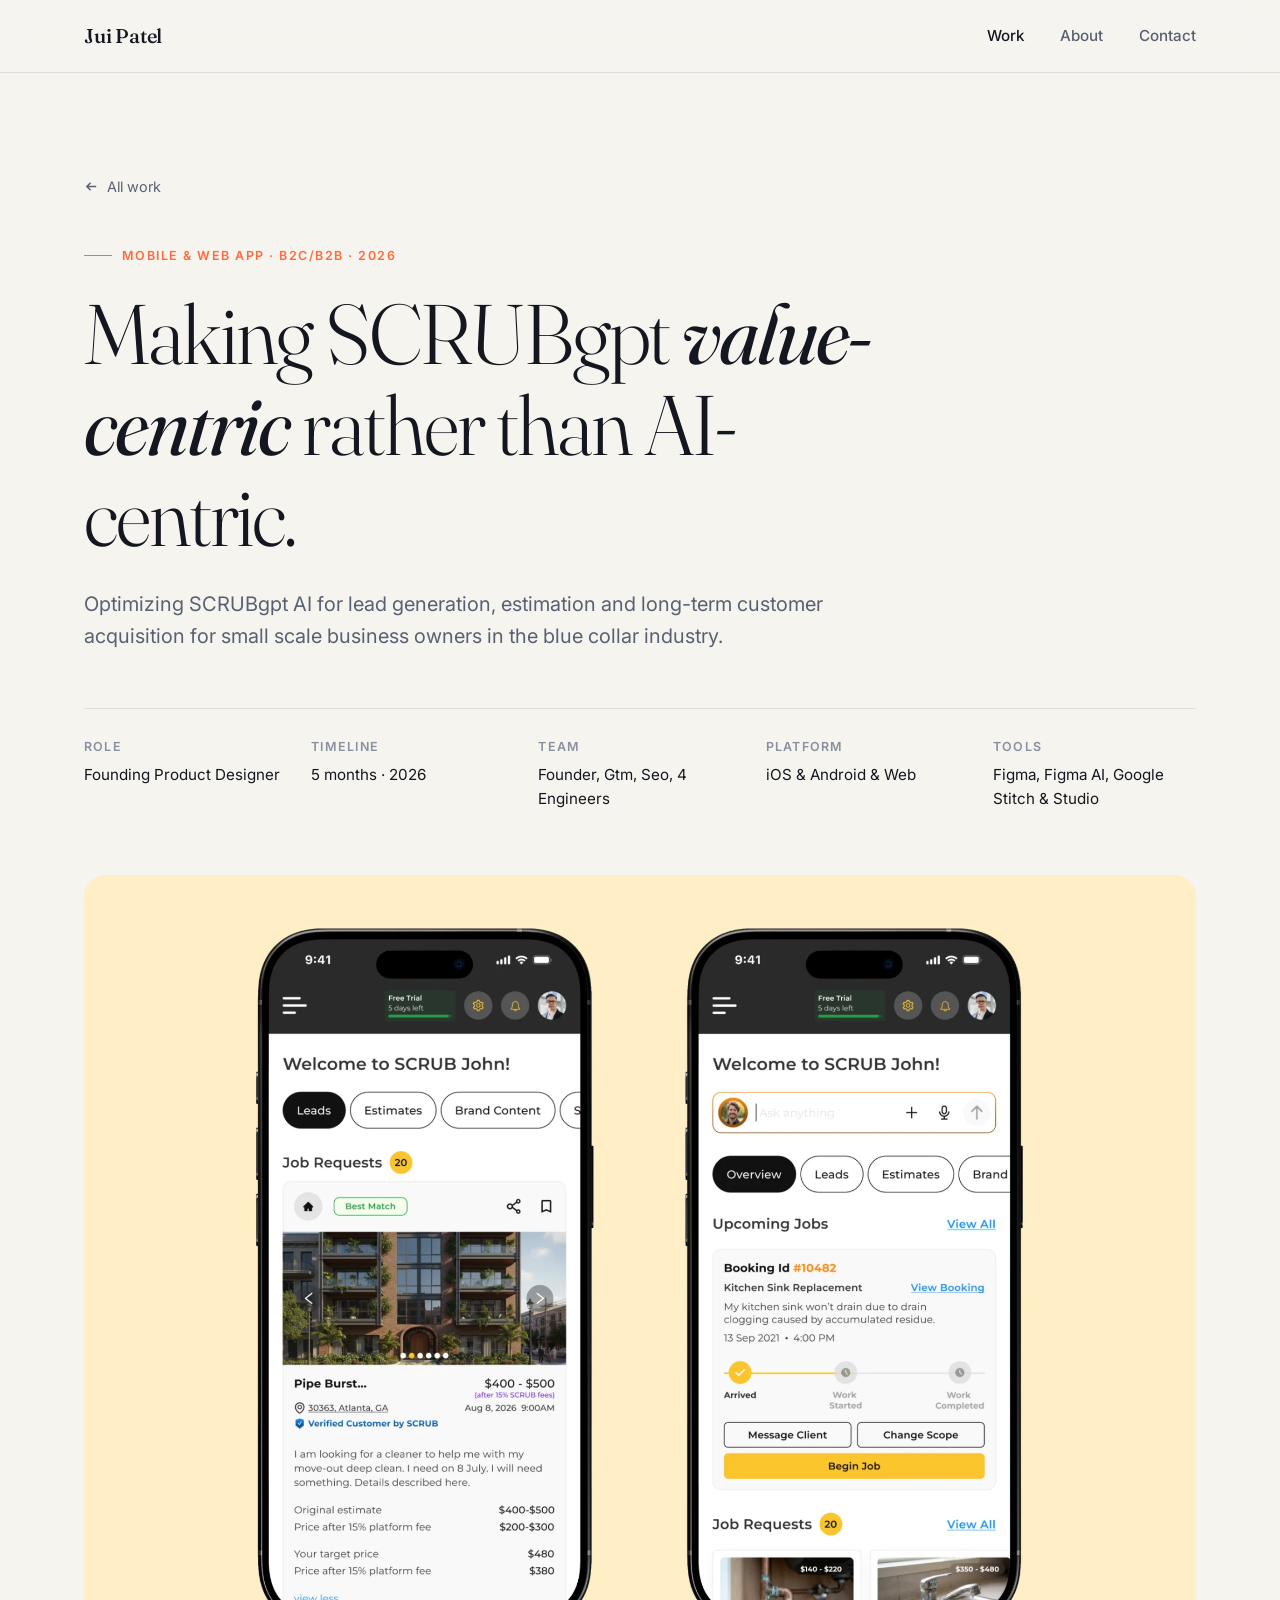
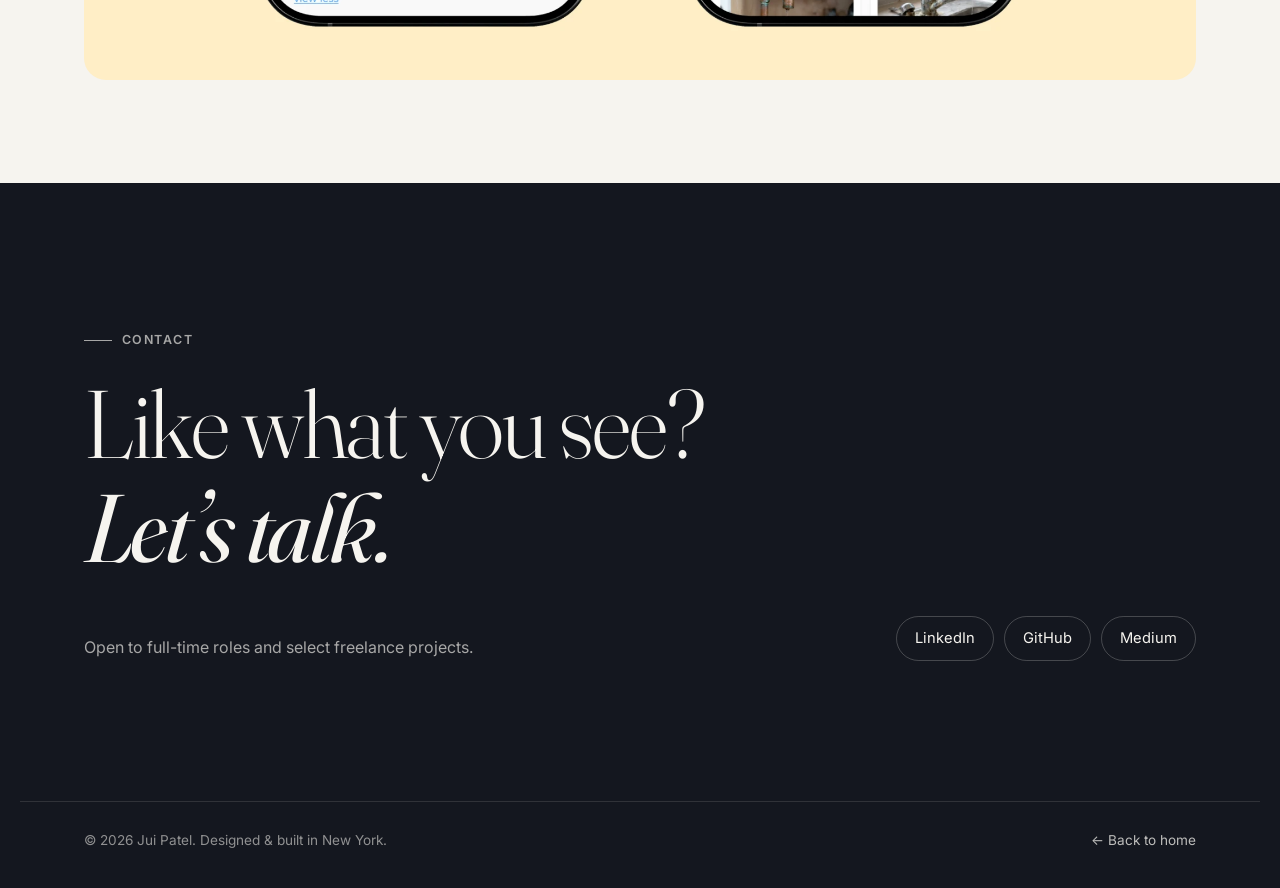
<file: projects/SCRUBgpt-latest-version.html>
<!doctype html>
<html lang="en">
<head>
<meta charset="utf-8" />
<meta name="viewport" content="width=device-width, initial-scale=1" />
<title>SCRUBgpt Latest Version — Case study · Jui Patel</title>
<meta name="description" content="Transit Pulse is a real-time transit app used by commuters across New York. I led the redesign of its core trip experience after ratings dropped and support tickets about missed trains kept climbing." />
<link rel="preconnect" href="https://fonts.googleapis.com" />
<link rel="preconnect" href="https://fonts.gstatic.com" crossorigin />
<link href="https://fonts.googleapis.com/css2?family=Fraunces:ital,opsz,wght@0,9..144,300;0,9..144,400;0,9..144,500;1,9..144,300;1,9..144,400&family=Inter:wght@400;500;600&display=swap" rel="stylesheet" />
<link rel="stylesheet" href="../css/site.css" />
<script src="../js/site.js"></script>
</head>
<body style="--p:#ff6b3d; --p-soft:rgba(255,107,61,.14)">
<nav class="site-nav"><div class="container">
  <a class="logo" href="../index.html">Jui Patel</a>
  <ul class="nav-links">
    <li><a href="../index.html#work" aria-current="page">Work</a></li>
    <li class="hide-sm"><a href="../index.html#about">About</a></li>
    <li><a href="../index.html#contact">Contact</a></li>
  </ul>
</div></nav>

<header class="case-hero"><div class="container">
  <a class="back" href="../index.html#work"><svg viewBox="0 0 16 16" fill="none" stroke="currentColor" stroke-width="1.6"><path d="M13 8H3M7 4L3 8l4 4"/></svg> All work</a>
  <span class="eyebrow">Mobile & Web app · B2C/B2B · 2026</span>
  <h1>Making SCRUBgpt <em>value-centric</em> rather than AI-centric.</h1>
  <p class="lede">Optimizing SCRUBgpt AI for lead generation, estimation and long-term customer acquisition for small scale business owners in the blue collar industry.</p>
  <div class="meta-grid"><div><h4>Role</h4>Founding Product Designer</div><div><h4>Timeline</h4>5 months · 2026</div><div><h4>Team</h4>Founder, Gtm, Seo, 4 Engineers</div><div><h4>Platform</h4>iOS &amp; Android &amp; Web</div><div><h4>Tools</h4>Figma, Figma AI, Google Stitch & Studio</div></div>
</div></header>

<div class="container cover reveal"><div class="stage wide photo"><img src="../images/scrubgpt-latest.webp" alt="Two SCRUBgpt mobile screens: job requests with pricing details, and the home overview with upcoming jobs"></div></div>

<main hidden>
<section class="section" style="padding-top:0"><div class="container">
  <div class="tldr reveal">
    <div><h4>The challenge</h4><p>Riders had to open the app, search a station and scroll through every line just to see their next train, often while walking down subway stairs with one free hand.</p></div>
    <div><h4>The solution</h4><p>A context-aware home screen that predicts the rider’s likely trip, shows live departures up front and surfaces service changes before they become surprises.</p></div>
    <div><h4>The impact</h4><p>Trip lookups got faster and calmer: fewer taps, fewer missed trains, and a big jump in app-store rating within two releases.</p></div>
  </div>
  <div class="metrics"><div class="metric reveal"><b>−63%</b><span>time to see next departure (14s → 5s)</span></div><div class="metric reveal"><b>+38%</b><span>trip-planning completion rate</span></div><div class="metric reveal"><b>3.9 → 4.7★</b><span>app-store rating after two releases</span></div></div>
</div></section>

<section class="section"><div class="container chapter">
  <div class="chapter-label reveal"><span class="num">01</span><h2>Context</h2></div>
  <div class="chapter-body reveal"><p>Transit Pulse had grown feature by feature for six years. Live arrivals, alerts, maps and fares each lived in separate tabs, and the home screen was a static station search.</p><p>Analytics showed 71% of sessions were the same two or three trips, repeated daily. Yet every session started from zero. The business goal was to win back ratings; the user goal was simply to stop missing trains.</p></div>
</div></section>
<section class="section"><div class="container chapter">
  <div class="chapter-label reveal"><span class="num">02</span><h2>Research</h2></div>
  <div class="chapter-body reveal"><p>I combined qualitative and quantitative methods to understand behaviour, not just opinions.</p><div class="methods"><div class="method"><b>18</b><h3>Contextual interviews</h3><p>Rode along with commuters during rush hour across four boroughs.</p></div><div class="method"><b>1,240</b><h3>Survey responses</h3><p>In-app survey on trip habits, pain points and alert preferences.</p></div><div class="method"><b>6</b><h3>Competitive audits</h3><p>Reviewed transit and maps apps for patterns in real-time info.</p></div><div class="method"><b>90 days</b><h3>Analytics review</h3><p>Session recordings and funnel data for the trip-lookup flow.</p></div></div><h4 style="margin-top:44px">Key insights</h4><div class="insights"><div class="insight"><span class="n">1</span><h3>Commuters check, not plan</h3><blockquote>“I know the route. I just need to know if I should run.”</blockquote><p>Most sessions lasted under 10 seconds. People wanted a status check, not a planning tool.</p></div><div class="insight"><span class="n">2</span><h3>Alerts arrive too late, or too often</h3><blockquote>“I muted the alerts after the third one about a line I never take.”</blockquote><p>Notifications weren’t tied to a rider’s real routes, so riders tuned them out and missed the ones that mattered.</p></div><div class="insight"><span class="n">3</span><h3>One hand, moving body</h3><blockquote>“I’m usually holding a coffee and going down stairs.”</blockquote><p>Small tap targets near the top of the screen were nearly unusable in transit.</p></div></div></div>
</div></section>
<section class="section"><div class="container chapter">
  <div class="chapter-label reveal"><span class="num">03</span><h2>Who we designed for</h2></div>
  <div class="chapter-body reveal"><div class="persona">
      <div class="persona-id"><div class="avatar">JL</div><div><b>Jordan Lee</b><br><span>31 · Nurse, Queens → Manhattan</span></div><blockquote>“Tell me if I need to run. That’s it.”</blockquote></div>
      <div class="persona-body"><p class="bio">Jordan takes the 7 and the 4 to a 7am hospital shift, five days a week. They check the app three to four times per commute and rarely change routes unless there’s a service disruption.</p>
        <div><h4>Goals</h4><ul><li>Know the next departure in one glance</li><li>Hear about delays on their route early</li><li>Use the app one-handed while moving</li></ul></div>
        <div class="frus"><h4>Frustrations</h4><ul><li>Searching the same station every morning</li><li>Irrelevant alerts for lines they never ride</li><li>Finding out about delays on the platform</li></ul></div>
      </div></div><h4 style="margin-top:44px">Current-state journey</h4><div class="journey"><div><h4>Leave home</h4><span class="mood" aria-hidden="true">😐</span><p>Opens app at the door to check timing.</p><div class="pain">Has to search the station again.</div></div><div><h4>Walk to station</h4><span class="mood" aria-hidden="true">😣</span><p>Re-checks while walking.</p><div class="pain">Tiny targets, can’t use one-handed.</div></div><div><h4>Enter station</h4><span class="mood" aria-hidden="true">😟</span><p>Looks for service changes.</p><div class="pain">Alert buried in a separate tab.</div></div><div><h4>On platform</h4><span class="mood" aria-hidden="true">😤</span><p>Waits, re-checks the countdown.</p><div class="pain">Countdown jumps unpredictably.</div></div><div><h4>Transfer</h4><span class="mood" aria-hidden="true">😩</span><p>Plans the next leg.</p><div class="pain">Starts the whole search again.</div></div></div></div>
</div></section>
<section class="section"><div class="container chapter">
  <div class="chapter-label reveal"><span class="num">04</span><h2>Defining the problem</h2></div>
  <div class="chapter-body reveal"><div class="hmw"><h4>How might we</h4><p>How might we give commuters the one answer they need, “should I hurry?”, the moment they open the app, without asking them to do anything?</p></div><h4 style="margin-top:44px">Design principles</h4><div class="principles"><div class="principle"><h3>Glance first</h3><p>The most likely answer is visible without a single tap.</p></div><div class="principle"><h3>Earn the interruption</h3><p>Only alert people about trips they actually take.</p></div><div class="principle"><h3>Thumb-friendly</h3><p>Primary actions live in the bottom third of the screen.</p></div></div></div>
</div></section>
<section class="section"><div class="container chapter">
  <div class="chapter-label reveal"><span class="num">05</span><h2>Ideation &amp; iteration</h2></div>
  <div class="chapter-body reveal"><p>From rough concepts to tested high fidelity, each round was shaped by what we learned from real users.</p><div class="iterations"><figure><div class="stage " role="img" aria-label="Transit Pulse screen placeholder"><!-- Replace this mockup with a real screenshot: <img src="../images/..." alt="..."> --><div class="mock-phone lofi"><div class="screen"><div class="m-top"><i></i><b></b></div><div class="m-card"><i></i><i></i><i></i></div><div class="m-chips"><i></i><i></i><i></i></div><div class="m-row"><i></i><i></i></div><div class="m-row"><i></i><i></i></div><div class="m-row"><i></i><i></i></div></div></div></div><figcaption><b>Sketches</b>Explored 30+ concepts for a predictive home, from widget-only to full-screen countdowns.</figcaption></figure><figure><div class="stage " role="img" aria-label="Transit Pulse screen placeholder"><!-- Replace this mockup with a real screenshot: <img src="../images/..." alt="..."> --><div class="mock-phone wire"><div class="screen"><div class="m-top"><i></i><b></b></div><div class="m-chips"><i></i><i></i><i></i></div><div class="m-row"><i></i><i></i></div><div class="m-row"><i></i><i></i></div><div class="m-card"><i></i><i></i><i></i></div><div class="m-row"><i></i><i></i></div></div></div></div><figcaption><b>Wireframes</b>Tested 3 layouts with 8 riders; a stacked “next trip” card won clearly.</figcaption></figure><figure><div class="stage " role="img" aria-label="Transit Pulse screen placeholder"><!-- Replace this mockup with a real screenshot: <img src="../images/..." alt="..."> --><div class="mock-phone "><div class="screen"><div class="m-top"><i></i><b></b></div><div class="m-big"><i></i><i></i><i></i><i></i><i></i><i></i></div><div class="m-row"><i></i><i></i></div><div class="m-row"><i></i><i></i></div><div class="m-card"><i></i><i></i><i></i></div></div></div></div><figcaption><b>High fidelity</b>Refined motion, colour for service status and large, bottom-anchored controls.</figcaption></figure></div><div class="changes"><div><span>What we learned in testing</span><span>What we changed</span></div><div><span>Riders didn’t trust predictions they couldn’t edit</span><span>Added a one-tap “not this trip” and visible “why we suggested this”</span></div><div><span>Red for delays read as errors</span><span>Moved to a calmer amber scale with plain-language labels</span></div><div><span>Countdown jitter caused anxiety</span><span>Showed a stable range (“4–6 min”) when data was uncertain</span></div></div></div>
</div></section>

<section class="section"><div class="container">
  <div class="section-head reveal"><div><span class="eyebrow">06 · The solution</span><h2>What we <em>shipped</em>.</h2></div><p>A context-aware home screen that predicts the rider’s likely trip, shows live departures up front and surfaces service changes before they become surprises.</p></div>
  <div class="feature reveal"><div class="stage " role="img" aria-label="Transit Pulse screen placeholder"><!-- Replace this mockup with a real screenshot: <img src="../images/..." alt="..."> --><div class="mock-phone "><div class="screen"><div class="m-top"><i></i><b></b></div><div class="m-chips"><i></i><i></i><i></i></div><div class="m-row"><i></i><i></i></div><div class="m-row"><i></i><i></i></div><div class="m-card"><i></i><i></i><i></i></div><div class="m-row"><i></i><i></i></div></div></div></div><div><span class="num">01</span><h3>Predictive home</h3><p>Learns a rider’s routine and opens straight to their likely trip, with live departures for both directions.</p>
        <ul><li>Time- and location-aware suggestions</li><li>Edit or dismiss in one tap</li><li>Works offline with last-known schedule</li></ul></div></div><div class="feature reveal"><div class="stage " role="img" aria-label="Transit Pulse screen placeholder"><!-- Replace this mockup with a real screenshot: <img src="../images/..." alt="..."> --><div class="mock-phone "><div class="screen"><div class="m-top"><i></i><b></b></div><div class="m-big"><i></i><i></i><i></i><i></i><i></i><i></i></div><div class="m-row"><i></i><i></i></div><div class="m-row"><i></i><i></i></div><div class="m-card"><i></i><i></i><i></i></div></div></div></div><div><span class="num">02</span><h3>Route-aware alerts</h3><p>Notifications are tied to saved trips and timed to when they’re useful, before leaving home, not on the platform.</p>
        <ul><li>Smart quiet hours</li><li>Plain-language disruption summaries</li><li>Suggested alternatives inline</li></ul></div></div><div class="feature reveal"><div class="stage " role="img" aria-label="Transit Pulse screen placeholder"><!-- Replace this mockup with a real screenshot: <img src="../images/..." alt="..."> --><div class="mock-phone "><div class="screen"><div class="m-top"><i></i><b></b></div><div class="m-row"><i></i><i></i></div><div class="m-row"><i></i><i></i></div><div class="m-row"><i></i><i></i></div><div class="m-row"><i></i><i></i></div><div class="m-card"><i></i><i></i><i></i></div></div></div></div><div><span class="num">03</span><h3>Transfer mode</h3><p>When a rider gets off, the app automatically switches to their next leg so there’s no search on the platform.</p>
        <ul><li>Auto-detects transfer stations</li><li>Walking time between platforms</li><li>Large, glanceable countdown</li></ul></div></div>
</div></section>

<section class="section"><div class="container chapter">
  <div class="chapter-label reveal"><span class="num">07</span><h2>Testing &amp; results</h2></div>
  <div class="chapter-body reveal"><p>We ran two rounds of moderated testing (12 riders) and a Maze study (210 participants) before a staged rollout to 10% of users. The A/B test ran for four weeks.</p><div class="metrics" style="grid-template-columns:repeat(auto-fit,minmax(180px,1fr))"><div class="metric reveal"><b>−63%</b><span>time to see next departure (14s → 5s)</span></div><div class="metric reveal"><b>+38%</b><span>trip-planning completion rate</span></div><div class="metric reveal"><b>3.9 → 4.7★</b><span>app-store rating after two releases</span></div></div></div>
</div></section>
<section class="section"><div class="container chapter">
  <div class="chapter-label reveal"><span class="num">08</span><h2>Reflection</h2></div>
  <div class="chapter-body reveal"><p class="big">What I’d carry into the next project:</p><div class="learnings"><div class="learning"><h3>Predictions need an escape hatch</h3><p>Personalisation only felt helpful once people could see and correct it.</p></div><div class="learning"><h3>Test in the real context</h3><p>Lab tests missed the one-hand problem entirely; ride-alongs caught it on day one.</p></div><div class="learning"><h3>Calm is a feature</h3><p>Reducing visual alarm improved trust as much as faster data did.</p></div></div><p>Next, we’re exploring a lock-screen live activity and accessibility routing for step-free stations.</p></div>
</div></section>

<section class="section" style="--p:#1f9d8b; --p-soft:rgba(31,157,139,.14)"><div class="container">
  <a class="next-project reveal" href="careline.html">
    <div class="stage " role="img" aria-label="CareLine screen placeholder"><!-- Replace this mockup with a real screenshot: <img src="../images/..." alt="..."> --><div class="mock-phone "><div class="screen"><div class="m-top"><i></i><b></b></div><div class="m-card"><i></i><i></i><i></i></div><div class="m-chips"><i></i><i></i><i></i></div><div class="m-row"><i></i><i></i></div><div class="m-row"><i></i><i></i></div><div class="m-row"><i></i><i></i></div></div></div></div>
    <div><span class="eyebrow">Next project</span><h2>CareLine</h2><p>CareLine connects patients with primary-care doctors for video visits. Older adults were its fastest-growing audience and the group most likely to abandon booking. I redesigned the flow end to end.</p><span class="link-arrow" style="margin-top:20px">Read case study <svg viewBox="0 0 16 16" fill="none" stroke="currentColor" stroke-width="1.6"><path d="M3 8h10M9 4l4 4-4 4"/></svg></span></div>
  </a>
</div></section>
</main>

<section class="section contact" id="contact"><div class="container">
  <span class="eyebrow">Contact</span>
  <h2>Like what you see? <em>Let’s talk.</em></h2>
  <div class="contact-row">
    <div><p>Open to full-time roles and select freelance projects.</p></div>
    <div class="socials">
      <a href="https://www.linkedin.com/in/jui-patel/" target="_blank" rel="noopener">LinkedIn</a>
      <a href="https://github.com/juiomshanti" target="_blank" rel="noopener">GitHub</a>
      <a href="https://medium.com/@patel.juipanda100" target="_blank" rel="noopener">Medium</a>
    </div>
  </div>
</div></section>
<footer class="site-footer"><div class="container">
  <span>© <span data-year>2026</span> Jui Patel. Designed &amp; built in New York.</span>
  <a href="../index.html">← Back to home</a>
</div></footer>
</body>
</html>
</file>
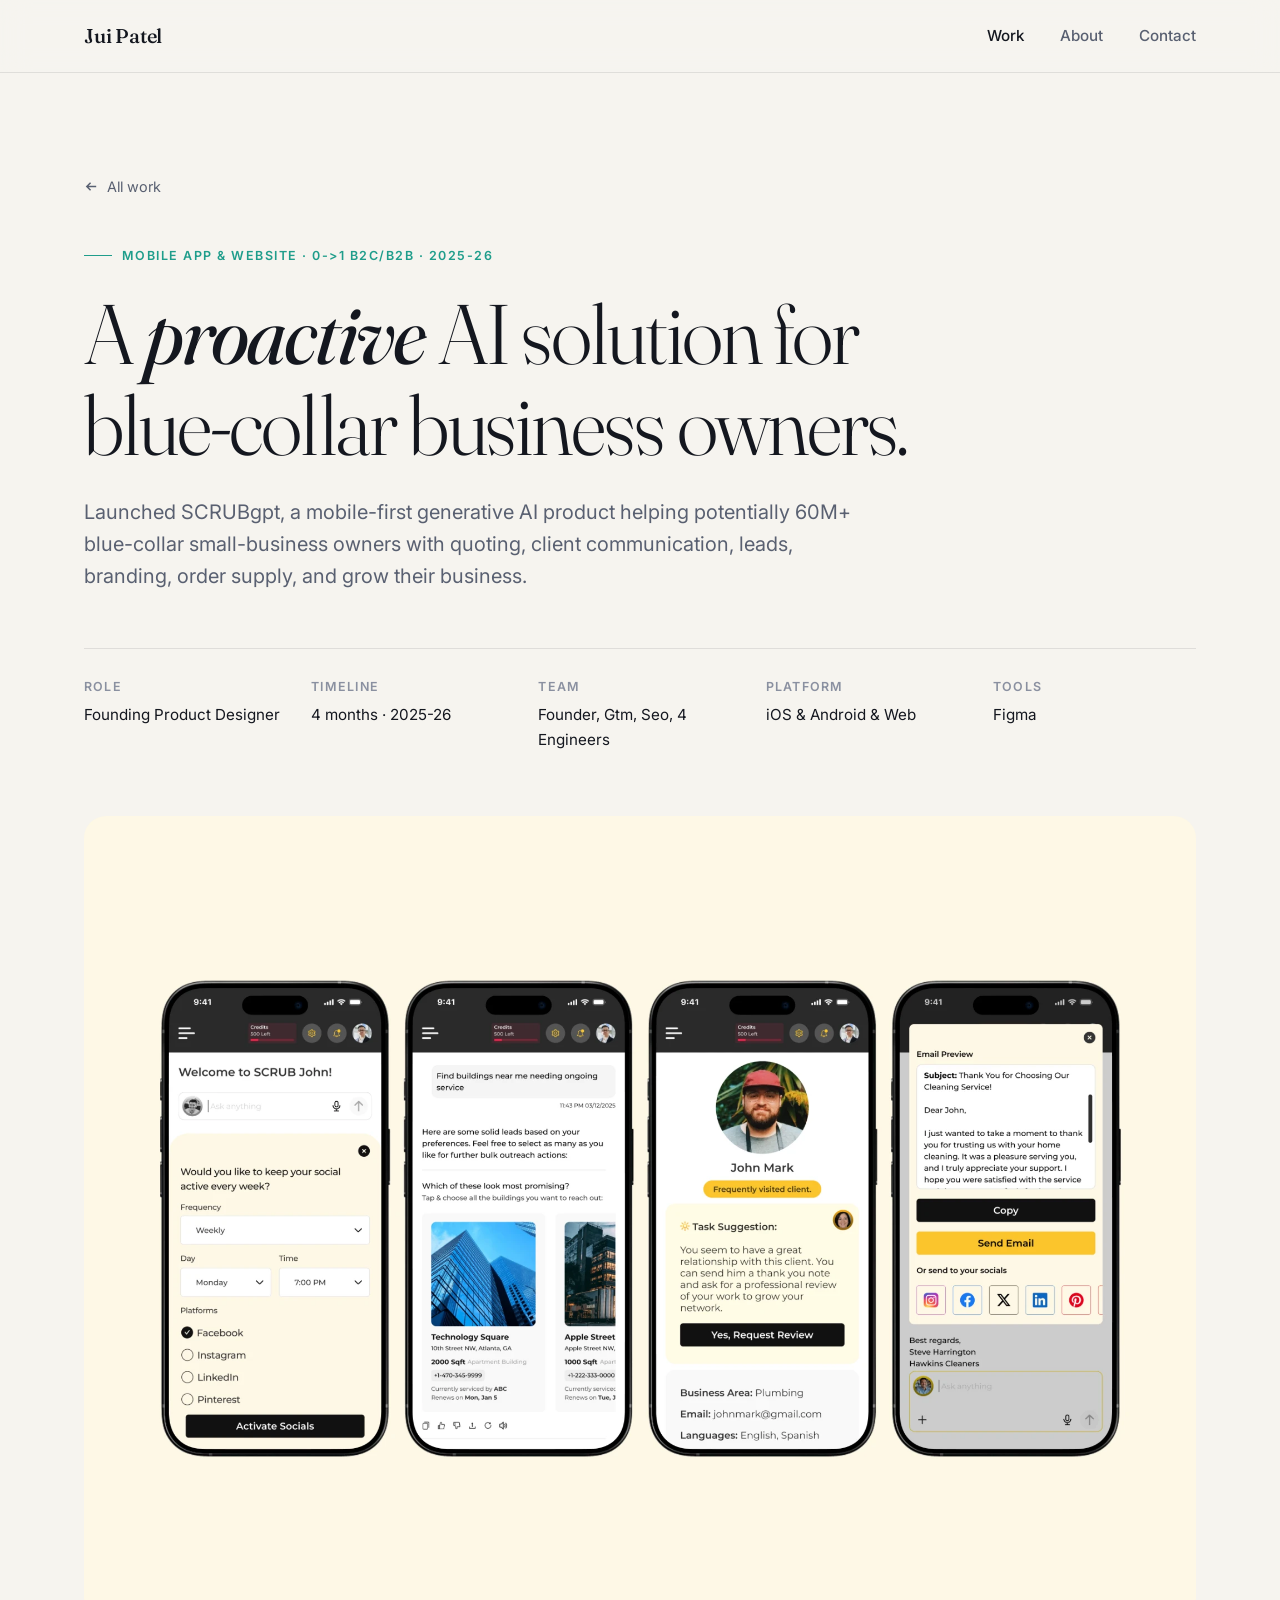
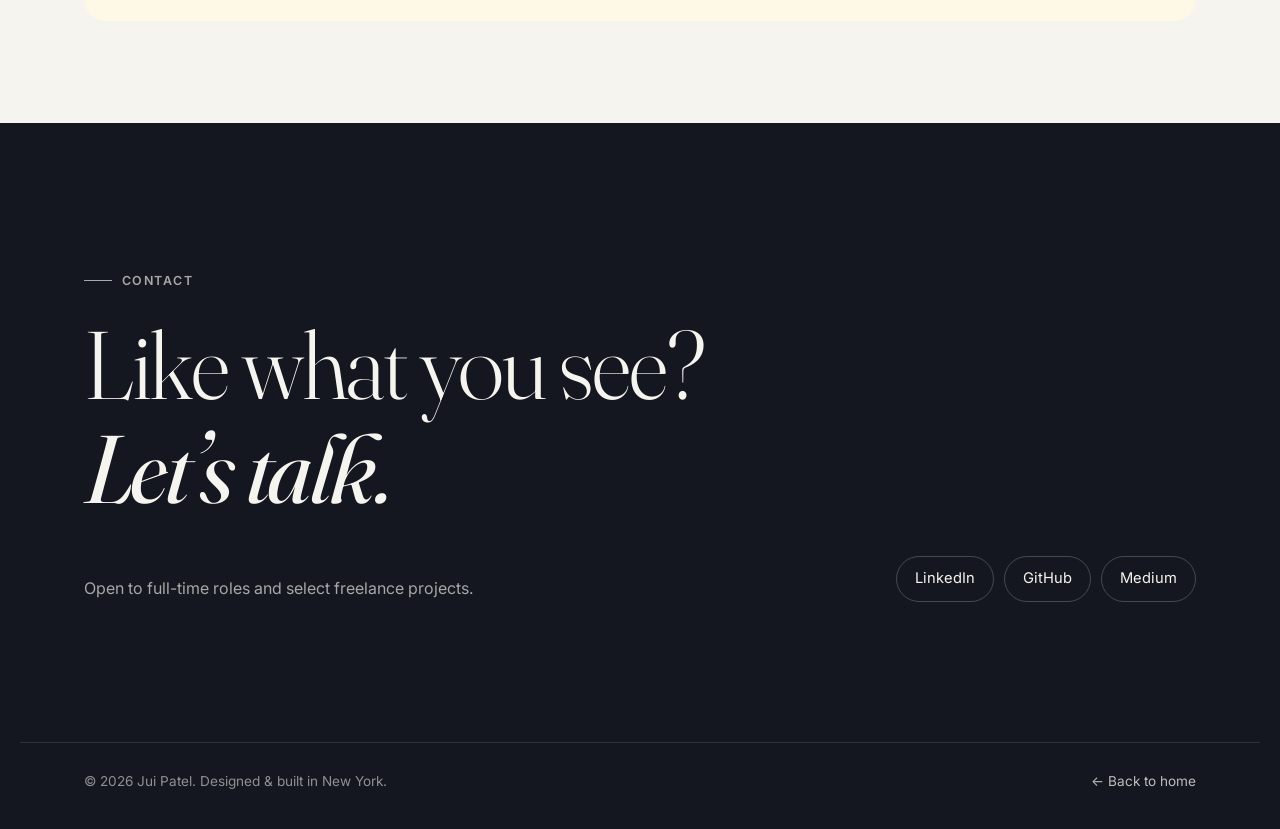
<file: projects/SCRUBgpt-the-launch.html>
<!doctype html>
<html lang="en">
<head>
<meta charset="utf-8" />
<meta name="viewport" content="width=device-width, initial-scale=1" />
<title>SCRUBgpt The Launch — Case study · Jui Patel</title>
<meta name="description" content="CareLine connects patients with primary-care doctors for video visits. Older adults were its fastest-growing audience and the group most likely to abandon booking. I redesigned the flow end to end." />
<link rel="preconnect" href="https://fonts.googleapis.com" />
<link rel="preconnect" href="https://fonts.gstatic.com" crossorigin />
<link href="https://fonts.googleapis.com/css2?family=Fraunces:ital,opsz,wght@0,9..144,300;0,9..144,400;0,9..144,500;1,9..144,300;1,9..144,400&family=Inter:wght@400;500;600&display=swap" rel="stylesheet" />
<link rel="stylesheet" href="../css/site.css" />
<script src="../js/site.js"></script>
</head>
<body style="--p:#1f9d8b; --p-soft:rgba(31,157,139,.14)">
<nav class="site-nav"><div class="container">
  <a class="logo" href="../index.html">Jui Patel</a>
  <ul class="nav-links">
    <li><a href="../index.html#work" aria-current="page">Work</a></li>
    <li class="hide-sm"><a href="../index.html#about">About</a></li>
    <li><a href="../index.html#contact">Contact</a></li>
  </ul>
</div></nav>

<header class="case-hero"><div class="container">
  <a class="back" href="../index.html#work"><svg viewBox="0 0 16 16" fill="none" stroke="currentColor" stroke-width="1.6"><path d="M13 8H3M7 4L3 8l4 4"/></svg> All work</a>
  <span class="eyebrow">Mobile app & Website · 0->1 B2C/B2B · 2025-26</span>
  <h1>A <em>proactive</em> AI solution for blue-collar business owners.</h1>
  <p class="lede">Launched SCRUBgpt, a mobile-first generative AI product helping potentially 60M+ blue-collar small-business owners with quoting, client communication, leads, branding, order supply, and grow their business.</p>
  <div class="meta-grid"><div><h4>Role</h4>Founding Product Designer</div><div><h4>Timeline</h4>4 months · 2025-26</div><div><h4>Team</h4>Founder, Gtm, Seo, 4 Engineers</div><div><h4>Platform</h4>iOS &amp; Android &amp; Web</div><div><h4>Tools</h4>Figma</div></div>
</div></header>

<div class="container cover reveal"><div class="stage wide photo"><img src="../images/scrubgpt-launch.webp" alt="Four SCRUBgpt mobile screens: social scheduling, building leads, client profile with task suggestion, and email preview"></div></div>

<main hidden>
<section class="section" style="padding-top:0"><div class="container">
  <div class="tldr reveal">
    <div><h4>The challenge</h4><p>Booking a visit took 11 minutes on average and 39% of patients over 65 gave up, often calling the clinic instead and overloading front-desk staff.</p></div>
    <div><h4>The solution</h4><p>A guided, one-question-per-screen booking flow with large type, plain language, a “call me instead” safety net and caregiver access.</p></div>
    <div><h4>The impact</h4><p>Booking became faster and far more successful for older patients, and phone calls to clinics dropped noticeably.</p></div>
  </div>
  <div class="metrics"><div class="metric reveal"><b>11 → 4 min</b><span>average time to book a visit</span></div><div class="metric reveal"><b>61% → 94%</b><span>task success for patients 65+</span></div><div class="metric reveal"><b>−29%</b><span>booking-related calls to clinics</span></div></div>
</div></section>

<section class="section"><div class="container chapter">
  <div class="chapter-label reveal"><span class="num">01</span><h2>Context</h2></div>
  <div class="chapter-body reveal"><p>The original flow was designed for speed by younger users: a dense single page with dropdowns, a tiny calendar and insurance fields up front.</p><p>CareLine’s clinic partners were paying for it in phone time. The goal was to make self-service booking genuinely work for older adults without slowing down everyone else.</p></div>
</div></section>
<section class="section"><div class="container chapter">
  <div class="chapter-label reveal"><span class="num">02</span><h2>Research</h2></div>
  <div class="chapter-body reveal"><p>I combined qualitative and quantitative methods to understand behaviour, not just opinions.</p><div class="methods"><div class="method"><b>14</b><h3>In-home interviews</h3><p>Visited patients aged 65–84, often with a family caregiver present.</p></div><div class="method"><b>22</b><h3>Usability sessions</h3><p>Tested the existing flow on patients’ own devices.</p></div><div class="method"><b>5</b><h3>Clinic shadowing days</h3><p>Listened to front-desk calls to map where self-service failed.</p></div><div class="method"><b>WCAG 2.2</b><h3>Accessibility audit</h3><p>Audited the flow with screen readers and contrast tools.</p></div></div><h4 style="margin-top:44px">Key insights</h4><div class="insights"><div class="insight"><span class="n">1</span><h3>Fear of doing it wrong</h3><blockquote>“If I press the wrong thing, will I lose my appointment?”</blockquote><p>Anxiety, not ability, caused most drop-offs. People needed reassurance at every step.</p></div><div class="insight"><span class="n">2</span><h3>Caregivers are co-pilots</h3><blockquote>“My daughter usually does this for me on her phone.”</blockquote><p>Half of participants booked with help, but the product assumed a single user.</p></div><div class="insight"><span class="n">3</span><h3>Insurance first is a wall</h3><blockquote>“I don’t have the card with me right now.”</blockquote><p>Asking for insurance details first stopped people before they’d seen any value.</p></div></div></div>
</div></section>
<section class="section"><div class="container chapter">
  <div class="chapter-label reveal"><span class="num">03</span><h2>Who we designed for</h2></div>
  <div class="chapter-body reveal"><div class="persona">
      <div class="persona-id"><div class="avatar">RM</div><div><b>Rosa Martínez</b><br><span>72 · Retired teacher, Bronx</span></div><blockquote>“Just tell me what to do next, and don’t rush me.”</blockquote></div>
      <div class="persona-body"><p class="bio">Rosa manages diabetes and has a check-in every few weeks. She uses an iPad for video calls with grandkids, but feels unsure filling out forms online and often asks her son to help.</p>
        <div><h4>Goals</h4><ul><li>Book a visit without calling</li><li>Feel confident she did it right</li><li>Let her son help when needed</li></ul></div>
        <div class="frus"><h4>Frustrations</h4><ul><li>Small text and tiny calendar dates</li><li>Medical jargon and unclear errors</li><li>Losing progress if she steps away</li></ul></div>
      </div></div><h4 style="margin-top:44px">Current-state journey</h4><div class="journey"><div><h4>Decide to book</h4><span class="mood" aria-hidden="true">😐</span><p>Notices a reminder from her doctor.</p><div class="pain">Unsure if video is “allowed” for her.</div></div><div><h4>Start booking</h4><span class="mood" aria-hidden="true">😟</span><p>Opens the link on her iPad.</p><div class="pain">Wall of fields, insurance first.</div></div><div><h4>Pick a time</h4><span class="mood" aria-hidden="true">😣</span><p>Tries to choose a date.</p><div class="pain">Calendar dates too small to tap.</div></div><div><h4>Confirm</h4><span class="mood" aria-hidden="true">😩</span><p>Submits the form.</p><div class="pain">Vague error, loses entries.</div></div><div><h4>Prepare</h4><span class="mood" aria-hidden="true">😕</span><p>Waits for the visit.</p><div class="pain">No clear instructions for the call.</div></div></div></div>
</div></section>
<section class="section"><div class="container chapter">
  <div class="chapter-label reveal"><span class="num">04</span><h2>Defining the problem</h2></div>
  <div class="chapter-body reveal"><div class="hmw"><h4>How might we</h4><p>How might we help older patients book care confidently on their own, while making it easy to ask for help when they want it?</p></div><h4 style="margin-top:44px">Design principles</h4><div class="principles"><div class="principle"><h3>One thing at a time</h3><p>Each screen asks a single, clearly worded question.</p></div><div class="principle"><h3>Always a way out</h3><p>Every step offers “call me instead” and saves progress.</p></div><div class="principle"><h3>Accessible by default</h3><p>Large type, high contrast and 48px targets everywhere.</p></div></div></div>
</div></section>
<section class="section"><div class="container chapter">
  <div class="chapter-label reveal"><span class="num">05</span><h2>Ideation &amp; iteration</h2></div>
  <div class="chapter-body reveal"><p>From rough concepts to tested high fidelity, each round was shaped by what we learned from real users.</p><div class="iterations"><figure><div class="stage " role="img" aria-label="CareLine screen placeholder"><!-- Replace this mockup with a real screenshot: <img src="../images/..." alt="..."> --><div class="mock-phone lofi"><div class="screen"><div class="m-top"><i></i><b></b></div><div class="m-card"><i></i><i></i><i></i></div><div class="m-chips"><i></i><i></i><i></i></div><div class="m-row"><i></i><i></i></div><div class="m-row"><i></i><i></i></div><div class="m-row"><i></i><i></i></div></div></div></div><figcaption><b>Paper prototypes</b>Co-designed with 6 patients at a senior centre using printed screens.</figcaption></figure><figure><div class="stage " role="img" aria-label="CareLine screen placeholder"><!-- Replace this mockup with a real screenshot: <img src="../images/..." alt="..."> --><div class="mock-phone wire"><div class="screen"><div class="m-top"><i></i><b></b></div><div class="m-chips"><i></i><i></i><i></i></div><div class="m-row"><i></i><i></i></div><div class="m-row"><i></i><i></i></div><div class="m-card"><i></i><i></i><i></i></div><div class="m-row"><i></i><i></i></div></div></div></div><figcaption><b>Wireframes</b>Tested a step-by-step flow vs. a simplified single page; step-by-step won 9 to 1.</figcaption></figure><figure><div class="stage " role="img" aria-label="CareLine screen placeholder"><!-- Replace this mockup with a real screenshot: <img src="../images/..." alt="..."> --><div class="mock-phone "><div class="screen"><div class="m-top"><i></i><b></b></div><div class="m-big"><i></i><i></i><i></i><i></i><i></i><i></i></div><div class="m-row"><i></i><i></i></div><div class="m-row"><i></i><i></i></div><div class="m-card"><i></i><i></i><i></i></div></div></div></div><figcaption><b>High fidelity</b>Polished type scale, reassurance copy and screen-reader labels.</figcaption></figure></div><div class="changes"><div><span>What we learned in testing</span><span>What we changed</span></div><div><span>Progress bar caused pressure (“I’m too slow”)</span><span>Replaced with a friendly “Step 2 of 4” label</span></div><div><span>Patients feared the back button</span><span>Added explicit “Change answer” links and autosave</span></div><div><span>Video setup confused people</span><span>Added a 30-second test call before the visit</span></div></div></div>
</div></section>

<section class="section"><div class="container">
  <div class="section-head reveal"><div><span class="eyebrow">06 · The solution</span><h2>What we <em>shipped</em>.</h2></div><p>A guided, one-question-per-screen booking flow with large type, plain language, a “call me instead” safety net and caregiver access.</p></div>
  <div class="feature reveal"><div class="stage " role="img" aria-label="CareLine screen placeholder"><!-- Replace this mockup with a real screenshot: <img src="../images/..." alt="..."> --><div class="mock-phone "><div class="screen"><div class="m-top"><i></i><b></b></div><div class="m-chips"><i></i><i></i><i></i></div><div class="m-row"><i></i><i></i></div><div class="m-row"><i></i><i></i></div><div class="m-card"><i></i><i></i><i></i></div><div class="m-row"><i></i><i></i></div></div></div></div><div><span class="num">01</span><h3>Guided booking</h3><p>A calm, four-step flow that asks only what’s needed, in plain language, with insurance moved to the end.</p>
        <ul><li>One question per screen</li><li>Large, tappable time slots</li><li>Autosaves every answer</li></ul></div></div><div class="feature reveal"><div class="stage " role="img" aria-label="CareLine screen placeholder"><!-- Replace this mockup with a real screenshot: <img src="../images/..." alt="..."> --><div class="mock-phone "><div class="screen"><div class="m-top"><i></i><b></b></div><div class="m-big"><i></i><i></i><i></i><i></i><i></i><i></i></div><div class="m-row"><i></i><i></i></div><div class="m-row"><i></i><i></i></div><div class="m-card"><i></i><i></i><i></i></div></div></div></div><div><span class="num">02</span><h3>Caregiver access</h3><p>Patients can invite a family member to book, join visits and receive reminders on their behalf.</p>
        <ul><li>Simple invite by text message</li><li>Clear permissions patients control</li><li>Shared visit summaries</li></ul></div></div><div class="feature reveal"><div class="stage " role="img" aria-label="CareLine screen placeholder"><!-- Replace this mockup with a real screenshot: <img src="../images/..." alt="..."> --><div class="mock-phone "><div class="screen"><div class="m-top"><i></i><b></b></div><div class="m-row"><i></i><i></i></div><div class="m-row"><i></i><i></i></div><div class="m-row"><i></i><i></i></div><div class="m-row"><i></i><i></i></div><div class="m-card"><i></i><i></i><i></i></div></div></div></div><div><span class="num">03</span><h3>Visit readiness check</h3><p>A friendly test call checks camera, microphone and connection the day before, with a phone fallback.</p>
        <ul><li>Step-by-step device check</li><li>“Call me instead” at any time</li><li>Reminder with a large join button</li></ul></div></div>
</div></section>

<section class="section"><div class="container chapter">
  <div class="chapter-label reveal"><span class="num">07</span><h2>Testing &amp; results</h2></div>
  <div class="chapter-body reveal"><p>We validated with 20 patients aged 65–84 across two rounds, plus 10 younger patients to confirm the flow didn’t slow anyone down. An accessibility partner verified WCAG 2.2 AA conformance before launch.</p><div class="metrics" style="grid-template-columns:repeat(auto-fit,minmax(180px,1fr))"><div class="metric reveal"><b>11 → 4 min</b><span>average time to book a visit</span></div><div class="metric reveal"><b>61% → 94%</b><span>task success for patients 65+</span></div><div class="metric reveal"><b>−29%</b><span>booking-related calls to clinics</span></div></div></div>
</div></section>
<section class="section"><div class="container chapter">
  <div class="chapter-label reveal"><span class="num">08</span><h2>Reflection</h2></div>
  <div class="chapter-body reveal"><p class="big">What I’d carry into the next project:</p><div class="learnings"><div class="learning"><h3>Design for the support network</h3><p>Including caregivers unlocked adoption more than any UI tweak.</p></div><div class="learning"><h3>Reassurance is content design</h3><p>Words did as much work as layout. Copy testing was essential.</p></div><div class="learning"><h3>Accessible helps everyone</h3><p>Younger patients also booked 20% faster on the new flow.</p></div></div><p>Next up: bringing the same patterns to prescription refills and post-visit follow-ups.</p></div>
</div></section>

<section class="section" style="--p:#5b5bf0; --p-soft:rgba(91,91,240,.14)"><div class="container">
  <a class="next-project reveal" href="ledger.html">
    <div class="stage " role="img" aria-label="Ledger screen placeholder"><!-- Replace this mockup with a real screenshot: <img src="../images/..." alt="..."> --><div class="mock-browser "><div class="chrome"><i></i><i></i><i></i></div><div class="m-dash"><div class="m-side"><i></i><i></i><i></i><i></i><i></i></div><div class="m-main"><div class="m-kpis"><div><i></i><b></b></div><div><i></i><b></b></div><div><i></i><b></b></div></div><div class="m-chart"><i style="height:40%"></i><i style="height:62%"></i><i style="height:48%"></i><i style="height:75%"></i><i style="height:58%"></i><i style="height:88%"></i><i style="height:66%"></i><i style="height:80%"></i></div></div></div></div></div>
    <div><span class="eyebrow">Next project</span><h2>Ledger</h2><p>Ledger is accounting software for small businesses. Its dashboard was packed with charts few people understood. I redesigned it around the questions owners really ask about their money.</p><span class="link-arrow" style="margin-top:20px">Read case study <svg viewBox="0 0 16 16" fill="none" stroke="currentColor" stroke-width="1.6"><path d="M3 8h10M9 4l4 4-4 4"/></svg></span></div>
  </a>
</div></section>
</main>

<section class="section contact" id="contact"><div class="container">
  <span class="eyebrow">Contact</span>
  <h2>Like what you see? <em>Let’s talk.</em></h2>
  <div class="contact-row">
    <div><p>Open to full-time roles and select freelance projects.</p></div>
    <div class="socials">
      <a href="https://www.linkedin.com/in/jui-patel/" target="_blank" rel="noopener">LinkedIn</a>
      <a href="https://github.com/juiomshanti" target="_blank" rel="noopener">GitHub</a>
      <a href="https://medium.com/@patel.juipanda100" target="_blank" rel="noopener">Medium</a>
    </div>
  </div>
</div></section>
<footer class="site-footer"><div class="container">
  <span>© <span data-year>2026</span> Jui Patel. Designed &amp; built in New York.</span>
  <a href="../index.html">← Back to home</a>
</div></footer>
</body>
</html>
</file>
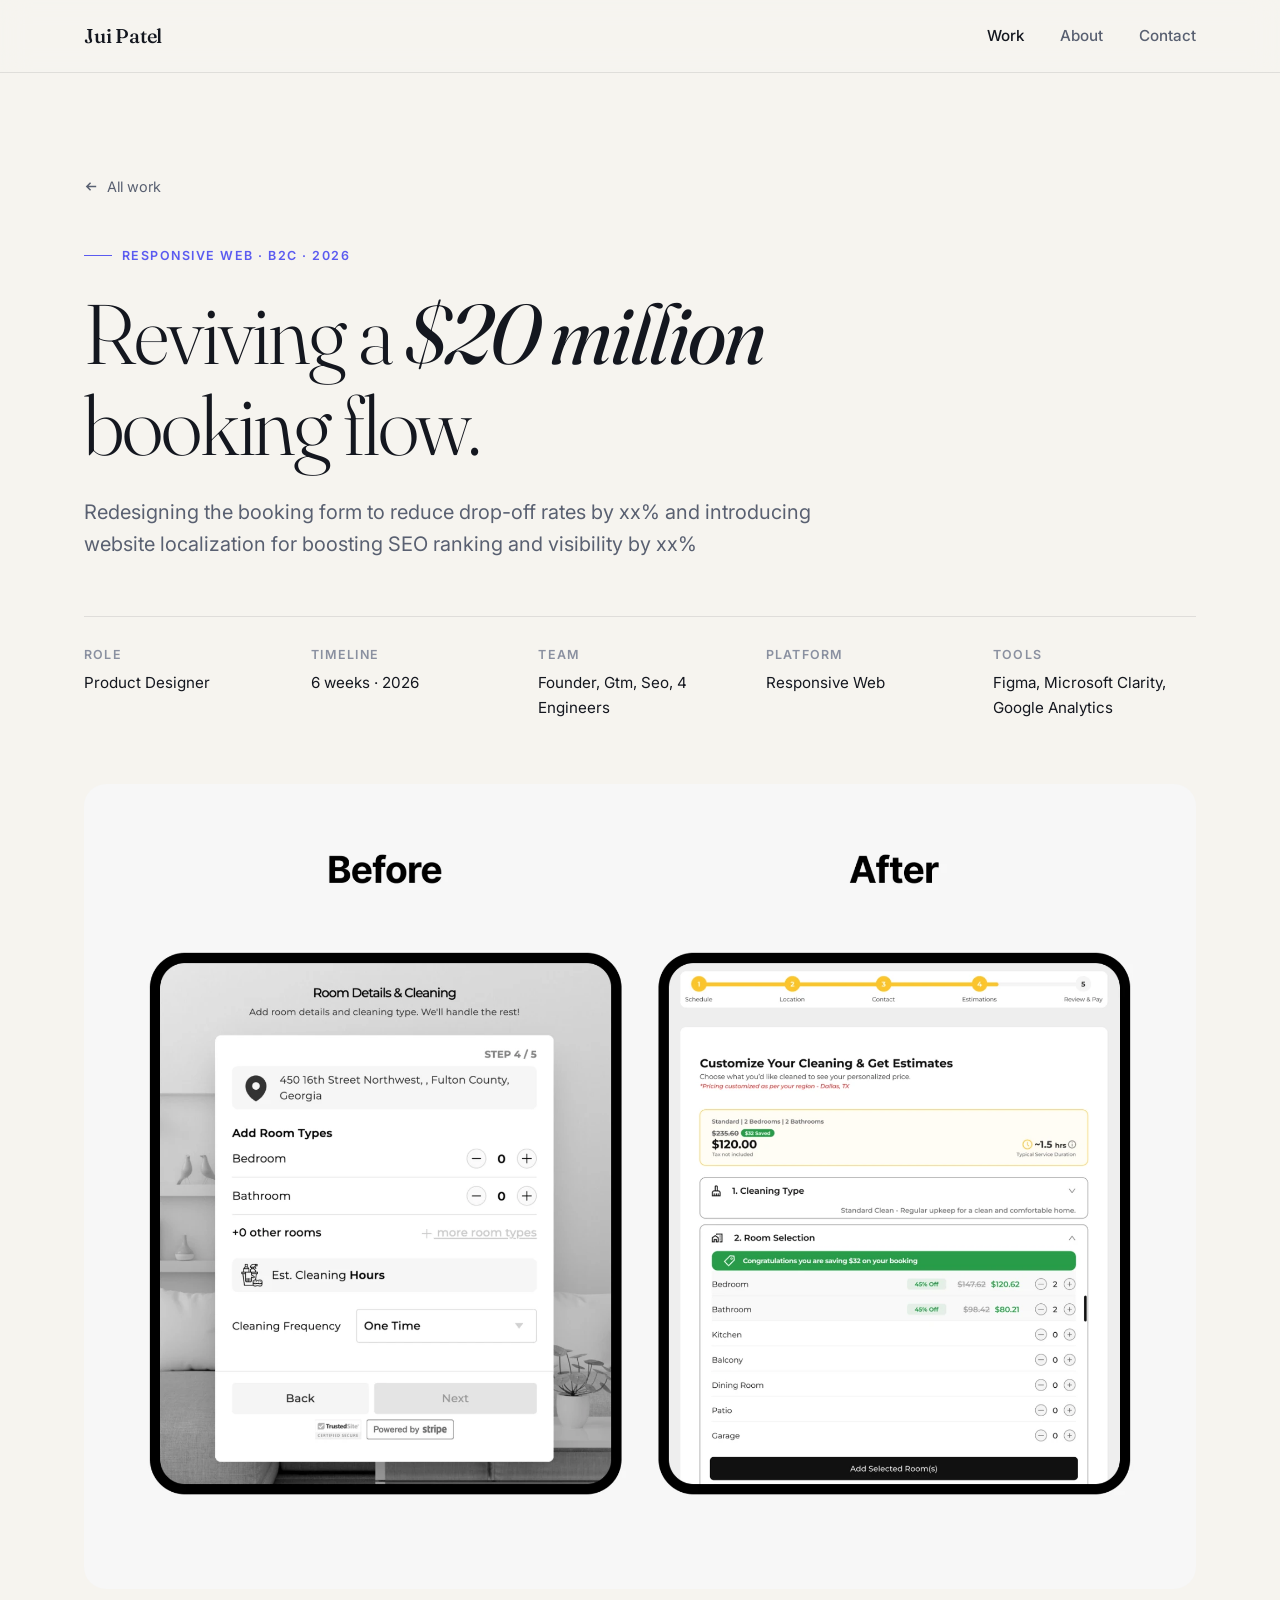
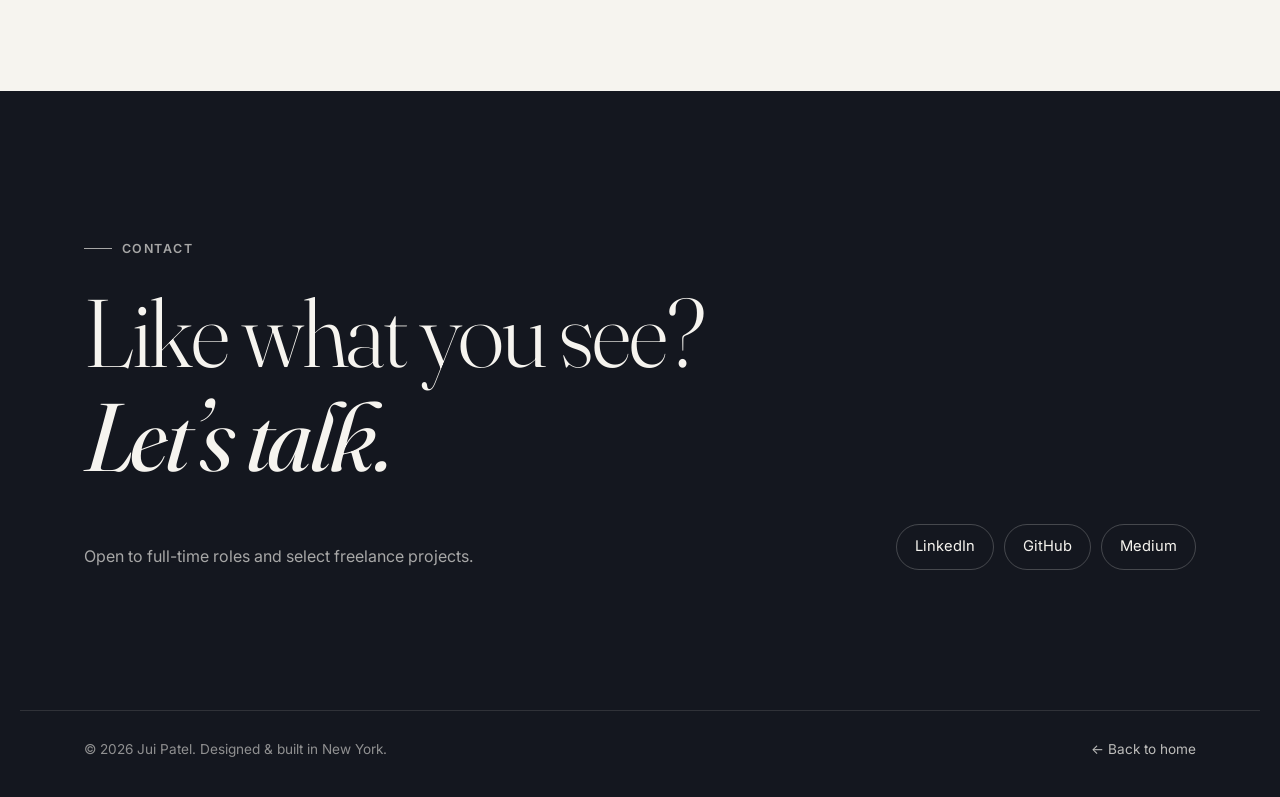
<file: projects/TheCoBuilders-booking-form.html>
<!doctype html>
<html lang="en">
<head>
<meta charset="utf-8" />
<meta name="viewport" content="width=device-width, initial-scale=1" />
<title>TheCoBuilders - Booking Form & Website
 — Case study · Jui Patel</title>
<meta name="description" content="Ledger is accounting software for small businesses. Its dashboard was packed with charts few people understood. I redesigned it around the questions owners really ask about their money." />
<link rel="preconnect" href="https://fonts.googleapis.com" />
<link rel="preconnect" href="https://fonts.gstatic.com" crossorigin />
<link href="https://fonts.googleapis.com/css2?family=Fraunces:ital,opsz,wght@0,9..144,300;0,9..144,400;0,9..144,500;1,9..144,300;1,9..144,400&family=Inter:wght@400;500;600&display=swap" rel="stylesheet" />
<link rel="stylesheet" href="../css/site.css" />
<script src="../js/site.js"></script>
</head>
<body style="--p:#5b5bf0; --p-soft:rgba(91,91,240,.14)">
<nav class="site-nav"><div class="container">
  <a class="logo" href="../index.html">Jui Patel</a>
  <ul class="nav-links">
    <li><a href="../index.html#work" aria-current="page">Work</a></li>
    <li class="hide-sm"><a href="../index.html#about">About</a></li>
    <li><a href="../index.html#contact">Contact</a></li>
  </ul>
</div></nav>

<header class="case-hero"><div class="container">
  <a class="back" href="../index.html#work"><svg viewBox="0 0 16 16" fill="none" stroke="currentColor" stroke-width="1.6"><path d="M13 8H3M7 4L3 8l4 4"/></svg> All work</a>
  <span class="eyebrow">Responsive Web · B2C · 2026</span>
  <h1>Reviving a <em>$20 million</em> booking flow.</h1>
  <p class="lede">Redesigning the booking form to reduce drop-off rates by xx% and introducing website localization for boosting SEO ranking and visibility by xx%</p>
  <div class="meta-grid"><div><h4>Role</h4>Product Designer</div><div><h4>Timeline</h4>6 weeks · 2026</div><div><h4>Team</h4>Founder, Gtm, Seo, 4 Engineers</div><div><h4>Platform</h4>Responsive Web</div><div><h4>Tools</h4>Figma, Microsoft Clarity, Google Analytics</div></div>
</div></header>

<div class="container cover reveal"><div class="stage wide photo"><img src="../images/thecobuilders-booking.webp" alt="Before and after of TheCoBuilders booking form: the old room details step next to the redesigned cleaning estimate step"></div></div>

<main hidden>
<section class="section" style="padding-top:0"><div class="container">
  <div class="tldr reveal">
    <div><h4>The challenge</h4><p>Only 12% of customers visited the dashboard weekly. Owners exported data to spreadsheets or asked their accountant, and the product was losing them to simpler tools.</p></div>
    <div><h4>The solution</h4><p>A question-led dashboard that answers “Can I pay my bills?” in plain language, forecasts cash 30 days ahead and flags what needs attention.</p></div>
    <div><h4>The impact</h4><p>Owners came back weekly, found answers faster, and churn dropped in the cohort that used the new dashboard.</p></div>
  </div>
  <div class="metrics"><div class="metric reveal"><b>2.3×</b><span>weekly active dashboard users</span></div><div class="metric reveal"><b>−60%</b><span>time to answer key cash questions</span></div><div class="metric reveal"><b>−18%</b><span>churn in first 90 days</span></div></div>
</div></section>

<section class="section"><div class="container chapter">
  <div class="chapter-label reveal"><span class="num">01</span><h2>Context</h2></div>
  <div class="chapter-body reveal"><p>The existing dashboard was built by accountants, for accountants: profit and loss, balance sheets and twelve charts on one screen.</p><p>Most Ledger customers are owner-operators like bakers, contractors and salon owners. They aren’t finance experts and have about five minutes a week for the books.</p></div>
</div></section>
<section class="section"><div class="container chapter">
  <div class="chapter-label reveal"><span class="num">02</span><h2>Research</h2></div>
  <div class="chapter-body reveal"><p>I combined qualitative and quantitative methods to understand behaviour, not just opinions.</p><div class="methods"><div class="method"><b>16</b><h3>Owner interviews</h3><p>Spoke with owners across retail, trades and services.</p></div><div class="method"><b>8</b><h3>Accountant interviews</h3><p>Learned what accountants wished owners understood.</p></div><div class="method"><b>4,800</b><h3>Usage analytics</h3><p>Tracked which widgets were viewed, hovered or ignored.</p></div><div class="method"><b>40</b><h3>Card-sort participants</h3><p>Prioritised the questions owners care about most.</p></div></div><h4 style="margin-top:44px">Key insights</h4><div class="insights"><div class="insight"><span class="n">1</span><h3>Owners think in questions, not reports</h3><blockquote>“I don’t need a P&amp;L. I need to know if I can make payroll Friday.”</blockquote><p>Every interview surfaced the same 5 questions about near-term cash.</p></div><div class="insight"><span class="n">2</span><h3>The future matters more than the past</h3><blockquote>“Last month is done. What’s coming?”</blockquote><p>Owners cared about upcoming bills and income far more than historical charts.</p></div><div class="insight"><span class="n">3</span><h3>Numbers without meaning cause anxiety</h3><blockquote>“Is that good or bad? I have no idea.”</blockquote><p>Without context or comparisons, figures created stress rather than clarity.</p></div></div></div>
</div></section>
<section class="section"><div class="container chapter">
  <div class="chapter-label reveal"><span class="num">03</span><h2>Who we designed for</h2></div>
  <div class="chapter-body reveal"><div class="persona">
      <div class="persona-id"><div class="avatar">AT</div><div><b>Andre Thompson</b><br><span>44 · Owner, Thompson Electric (8 staff)</span></div><blockquote>“Give me the headline. My accountant can do the details.”</blockquote></div>
      <div class="persona-body"><p class="bio">Andre runs a small electrical contracting business. Income is lumpy and depends on when clients pay. He checks his bank app daily but avoids Ledger because it feels like homework.</p>
        <div><h4>Goals</h4><ul><li>Know if he can cover payroll and supplies</li><li>Chase late invoices before cash gets tight</li><li>Spend less time on books</li></ul></div>
        <div class="frus"><h4>Frustrations</h4><ul><li>Jargon-heavy reports</li><li>No sense of what’s coming next</li><li>Having to export to Excel to understand anything</li></ul></div>
      </div></div><h4 style="margin-top:44px">Current-state journey</h4><div class="journey"><div><h4>Monday check-in</h4><span class="mood" aria-hidden="true">😐</span><p>Opens Ledger after the bank app.</p><div class="pain">Twelve charts, no clear headline.</div></div><div><h4>Find cash position</h4><span class="mood" aria-hidden="true">😕</span><p>Hunts for this week’s balance.</p><div class="pain">Buried under P&amp;L widgets.</div></div><div><h4>Check invoices</h4><span class="mood" aria-hidden="true">😟</span><p>Looks for who owes money.</p><div class="pain">Separate page, no prioritisation.</div></div><div><h4>Plan payroll</h4><span class="mood" aria-hidden="true">😣</span><p>Estimates whether he can pay.</p><div class="pain">Has to calculate in a spreadsheet.</div></div><div><h4>Ask accountant</h4><span class="mood" aria-hidden="true">😩</span><p>Emails to double-check.</p><div class="pain">Waits two days for an answer.</div></div></div></div>
</div></section>
<section class="section"><div class="container chapter">
  <div class="chapter-label reveal"><span class="num">04</span><h2>Defining the problem</h2></div>
  <div class="chapter-body reveal"><div class="hmw"><h4>How might we</h4><p>How might we help owner-operators understand their cash position and what to do about it in under a minute a week?</p></div><h4 style="margin-top:44px">Design principles</h4><div class="principles"><div class="principle"><h3>Answer, then explain</h3><p>Lead with a plain-language answer; details are one click away.</p></div><div class="principle"><h3>Look ahead</h3><p>Default to the next 30 days, not the last 12 months.</p></div><div class="principle"><h3>Suggest the next step</h3><p>Every insight comes with an action owners can take.</p></div></div></div>
</div></section>
<section class="section"><div class="container chapter">
  <div class="chapter-label reveal"><span class="num">05</span><h2>Ideation &amp; iteration</h2></div>
  <div class="chapter-body reveal"><p>From rough concepts to tested high fidelity, each round was shaped by what we learned from real users.</p><div class="iterations"><figure><div class="stage " role="img" aria-label="Ledger screen placeholder"><!-- Replace this mockup with a real screenshot: <img src="../images/..." alt="..."> --><div class="mock-browser lofi"><div class="chrome"><i></i><i></i><i></i></div><div class="m-dash"><div class="m-side"><i></i><i></i><i></i><i></i><i></i></div><div class="m-main"><div class="m-kpis"><div><i></i><b></b></div><div><i></i><b></b></div><div><i></i><b></b></div></div><div class="m-chart"><i style="height:40%"></i><i style="height:62%"></i><i style="height:48%"></i><i style="height:75%"></i><i style="height:58%"></i><i style="height:88%"></i><i style="height:66%"></i><i style="height:80%"></i></div></div></div></div></div><figcaption><b>Concept sketches</b>Explored “newsfeed”, “scorecard” and “Q&amp;A” directions in a co-design workshop.</figcaption></figure><figure><div class="stage " role="img" aria-label="Ledger screen placeholder"><!-- Replace this mockup with a real screenshot: <img src="../images/..." alt="..."> --><div class="mock-browser wire"><div class="chrome"><i></i><i></i><i></i></div><div class="m-dash"><div class="m-side"><i></i><i></i><i></i><i></i><i></i></div><div class="m-main"><div class="m-kpis"><div><i></i><b></b></div><div><i></i><b></b></div><div><i></i><b></b></div></div><div class="m-chart"><i style="height:70%"></i><i style="height:55%"></i><i style="height:80%"></i><i style="height:45%"></i><i style="height:60%"></i><i style="height:35%"></i><i style="height:50%"></i><i style="height:30%"></i></div></div></div></div></div><figcaption><b>Wireframes</b>Tested a question-led layout against a simplified chart view. Owners found answers 2× faster.</figcaption></figure><figure><div class="stage " role="img" aria-label="Ledger screen placeholder"><!-- Replace this mockup with a real screenshot: <img src="../images/..." alt="..."> --><div class="mock-browser "><div class="chrome"><i></i><i></i><i></i></div><div class="m-dash"><div class="m-side"><i></i><i></i><i></i><i></i><i></i></div><div class="m-main"><div class="m-kpis"><div><i></i><b></b></div><div><i></i><b></b></div><div><i></i><b></b></div></div><div class="m-chart"><i style="height:30%"></i><i style="height:45%"></i><i style="height:40%"></i><i style="height:60%"></i><i style="height:72%"></i><i style="height:68%"></i><i style="height:85%"></i><i style="height:92%"></i></div></div></div></div></div><figcaption><b>High fidelity</b>Built forecast visuals with the data science team and tuned colour for colour-blind users.</figcaption></figure></div><div class="changes"><div><span>What we learned in testing</span><span>What we changed</span></div><div><span>Owners didn’t trust the forecast</span><span>Showed the bills and invoices behind each number</span></div><div><span>“Health score” felt judgmental</span><span>Replaced with neutral, specific statements</span></div><div><span>Too many alerts on day one</span><span>Capped to the top three actions each week</span></div></div></div>
</div></section>

<section class="section"><div class="container">
  <div class="section-head reveal"><div><span class="eyebrow">06 · The solution</span><h2>What we <em>shipped</em>.</h2></div><p>A question-led dashboard that answers “Can I pay my bills?” in plain language, forecasts cash 30 days ahead and flags what needs attention.</p></div>
  <div class="feature reveal"><div class="stage " role="img" aria-label="Ledger screen placeholder"><!-- Replace this mockup with a real screenshot: <img src="../images/..." alt="..."> --><div class="mock-browser "><div class="chrome"><i></i><i></i><i></i></div><div class="m-dash"><div class="m-side"><i></i><i></i><i></i><i></i><i></i></div><div class="m-main"><div class="m-kpis"><div><i></i><b></b></div><div><i></i><b></b></div><div><i></i><b></b></div></div><div class="m-chart"><i style="height:70%"></i><i style="height:55%"></i><i style="height:80%"></i><i style="height:45%"></i><i style="height:60%"></i><i style="height:35%"></i><i style="height:50%"></i><i style="height:30%"></i></div></div></div></div></div><div><span class="num">01</span><h3>Cash at a glance</h3><p>A plain-language headline answers “Am I okay this month?” with today’s balance and a 30-day outlook.</p>
        <ul><li>Plain-language summary</li><li>Comparisons to last month</li><li>Drill-down to transactions</li></ul></div></div><div class="feature reveal"><div class="stage " role="img" aria-label="Ledger screen placeholder"><!-- Replace this mockup with a real screenshot: <img src="../images/..." alt="..."> --><div class="mock-browser "><div class="chrome"><i></i><i></i><i></i></div><div class="m-dash"><div class="m-side"><i></i><i></i><i></i><i></i><i></i></div><div class="m-main"><div class="m-kpis"><div><i></i><b></b></div><div><i></i><b></b></div><div><i></i><b></b></div></div><div class="m-chart"><i style="height:30%"></i><i style="height:45%"></i><i style="height:40%"></i><i style="height:60%"></i><i style="height:72%"></i><i style="height:68%"></i><i style="height:85%"></i><i style="height:92%"></i></div></div></div></div></div><div><span class="num">02</span><h3>30-day forecast</h3><p>Combines scheduled bills, expected invoices and patterns to project cash, with the inputs visible.</p>
        <ul><li>Editable assumptions</li><li>Low-cash warnings ahead of time</li><li>What-if scenarios</li></ul></div></div><div class="feature reveal"><div class="stage " role="img" aria-label="Ledger screen placeholder"><!-- Replace this mockup with a real screenshot: <img src="../images/..." alt="..."> --><div class="mock-browser "><div class="chrome"><i></i><i></i><i></i></div><div class="m-dash"><div class="m-side"><i></i><i></i><i></i><i></i><i></i></div><div class="m-main"><div class="m-kpis"><div><i></i><b></b></div><div><i></i><b></b></div><div><i></i><b></b></div></div><div class="m-chart"><i style="height:55%"></i><i style="height:55%"></i><i style="height:60%"></i><i style="height:62%"></i><i style="height:58%"></i><i style="height:70%"></i><i style="height:74%"></i><i style="height:72%"></i></div></div></div></div></div><div><span class="num">03</span><h3>Action queue</h3><p>A short, prioritised list of what to do this week, like chasing a late invoice, with one-click follow-ups.</p>
        <ul><li>Top 3 actions only</li><li>One-click invoice reminders</li><li>Share with accountant</li></ul></div></div>
</div></section>

<section class="section"><div class="container chapter">
  <div class="chapter-label reveal"><span class="num">07</span><h2>Testing &amp; results</h2></div>
  <div class="chapter-body reveal"><p>Three rounds of unmoderated tests (120 owners) and a 6-week beta with 300 businesses. We measured time-to-answer for five core questions before and after.</p><div class="metrics" style="grid-template-columns:repeat(auto-fit,minmax(180px,1fr))"><div class="metric reveal"><b>2.3×</b><span>weekly active dashboard users</span></div><div class="metric reveal"><b>−60%</b><span>time to answer key cash questions</span></div><div class="metric reveal"><b>−18%</b><span>churn in first 90 days</span></div></div></div>
</div></section>
<section class="section"><div class="container chapter">
  <div class="chapter-label reveal"><span class="num">08</span><h2>Reflection</h2></div>
  <div class="chapter-body reveal"><p class="big">What I’d carry into the next project:</p><div class="learnings"><div class="learning"><h3>Co-design with data science early</h3><p>The forecast only felt trustworthy because we designed the explanation together.</p></div><div class="learning"><h3>Less is genuinely more</h3><p>Removing eight widgets drove more engagement than any new feature.</p></div><div class="learning"><h3>Language is the interface</h3><p>Rewriting labels in owners’ own words was our highest-impact change.</p></div></div><p>Next: mobile weekly digests and a shared view for owners and accountants.</p></div>
</div></section>

<section class="section" style="--p:#d9822b; --p-soft:rgba(217,130,43,.14)"><div class="container">
  <a class="next-project reveal" href="fieldkit.html">
    <div class="stage " role="img" aria-label="Fieldkit screen placeholder"><!-- Replace this mockup with a real screenshot: <img src="../images/..." alt="..."> --><div class="mock-ds "><div class="ds-col"><div class="ds-sw"><i></i><i></i><i></i><i></i><i></i></div><div class="ds-type">Aa<small>DISPLAY · 48 / 52</small></div></div><div class="ds-col"><div class="ds-btns"><i></i><i></i><i></i></div><div class="ds-input"></div><div class="ds-input"></div><div class="ds-toggle"><i></i><b></b><b></b></div></div></div></div>
    <div><span class="eyebrow">Next project</span><h2>Fieldkit</h2><p>Fieldkit is the design system I led at a growing health-tech company. Six product teams had drifted into six visual languages. I set up the system, its governance and the adoption program.</p><span class="link-arrow" style="margin-top:20px">Read case study <svg viewBox="0 0 16 16" fill="none" stroke="currentColor" stroke-width="1.6"><path d="M3 8h10M9 4l4 4-4 4"/></svg></span></div>
  </a>
</div></section>
</main>

<section class="section contact" id="contact"><div class="container">
  <span class="eyebrow">Contact</span>
  <h2>Like what you see? <em>Let’s talk.</em></h2>
  <div class="contact-row">
    <div><p>Open to full-time roles and select freelance projects.</p></div>
    <div class="socials">
      <a href="https://www.linkedin.com/in/jui-patel/" target="_blank" rel="noopener">LinkedIn</a>
      <a href="https://github.com/juiomshanti" target="_blank" rel="noopener">GitHub</a>
      <a href="https://medium.com/@patel.juipanda100" target="_blank" rel="noopener">Medium</a>
    </div>
  </div>
</div></section>
<footer class="site-footer"><div class="container">
  <span>© <span data-year>2026</span> Jui Patel. Designed &amp; built in New York.</span>
  <a href="../index.html">← Back to home</a>
</div></footer>
</body>
</html>
</file>
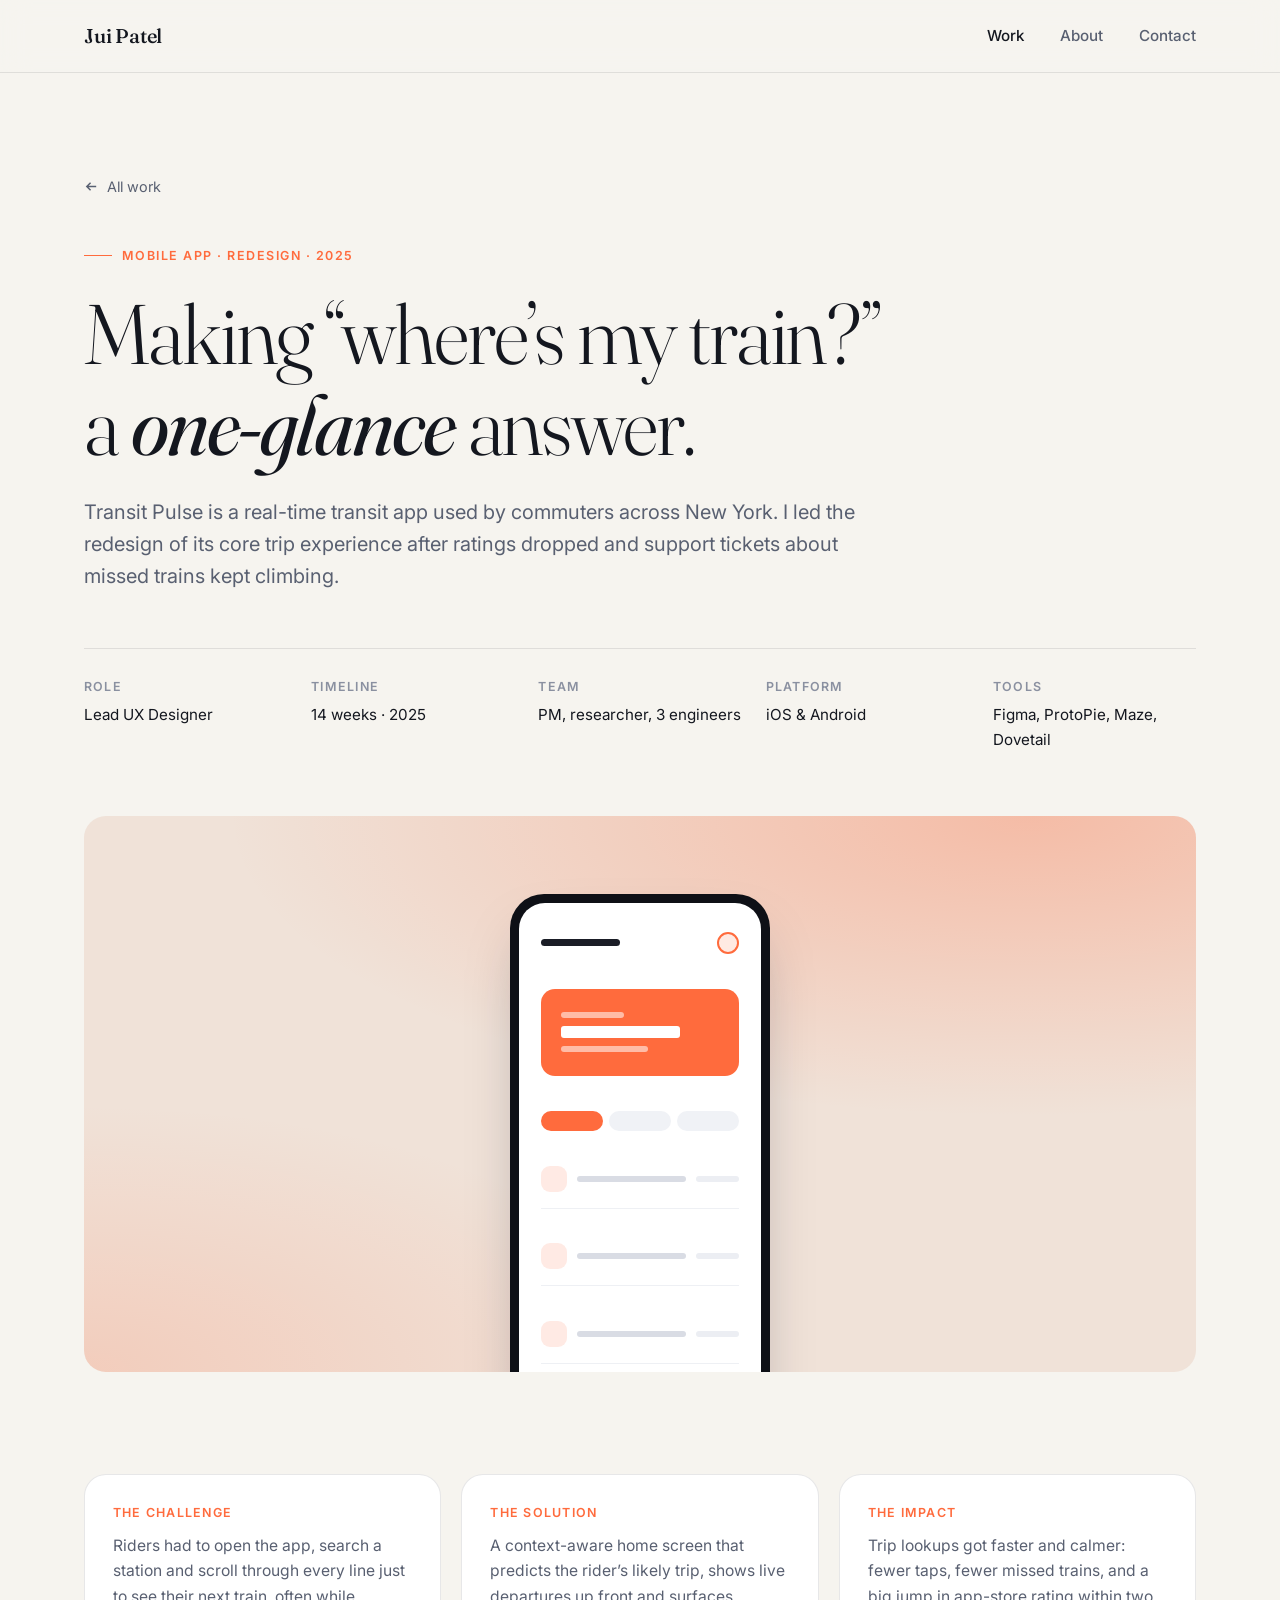
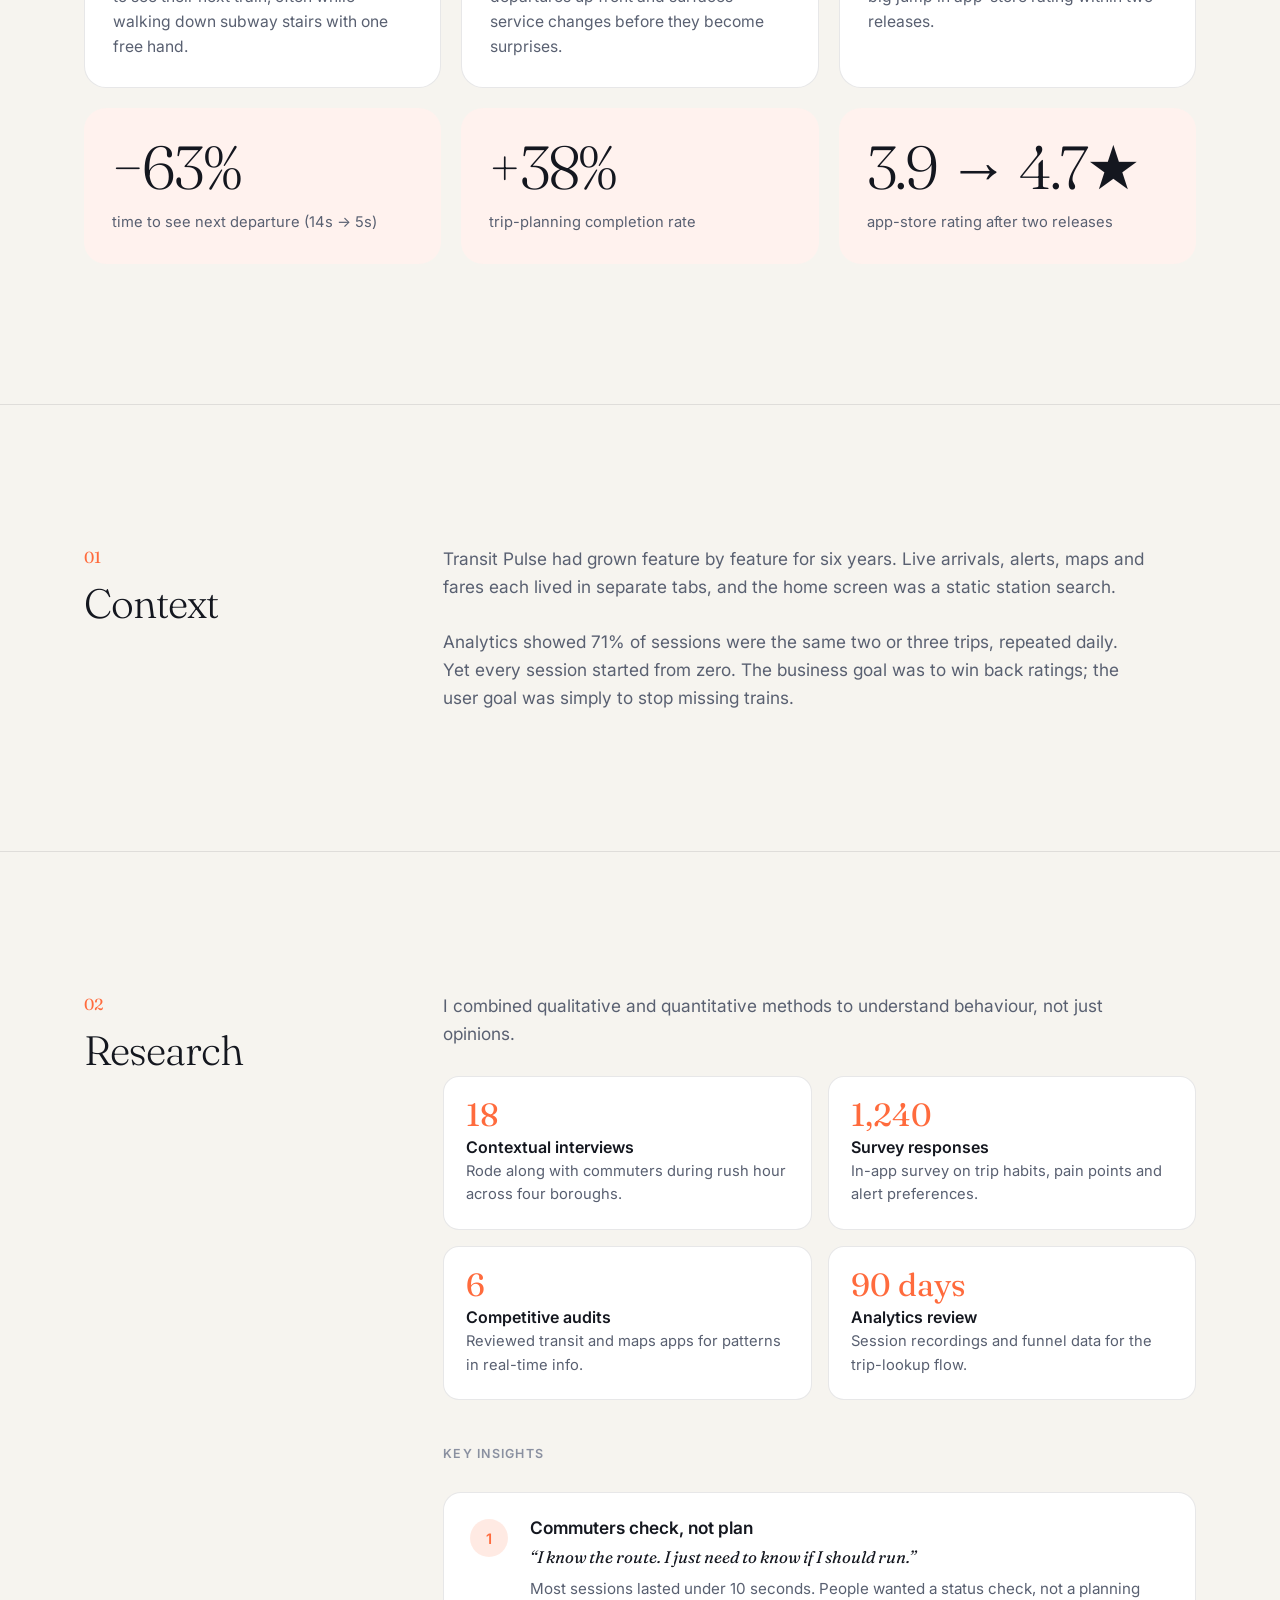
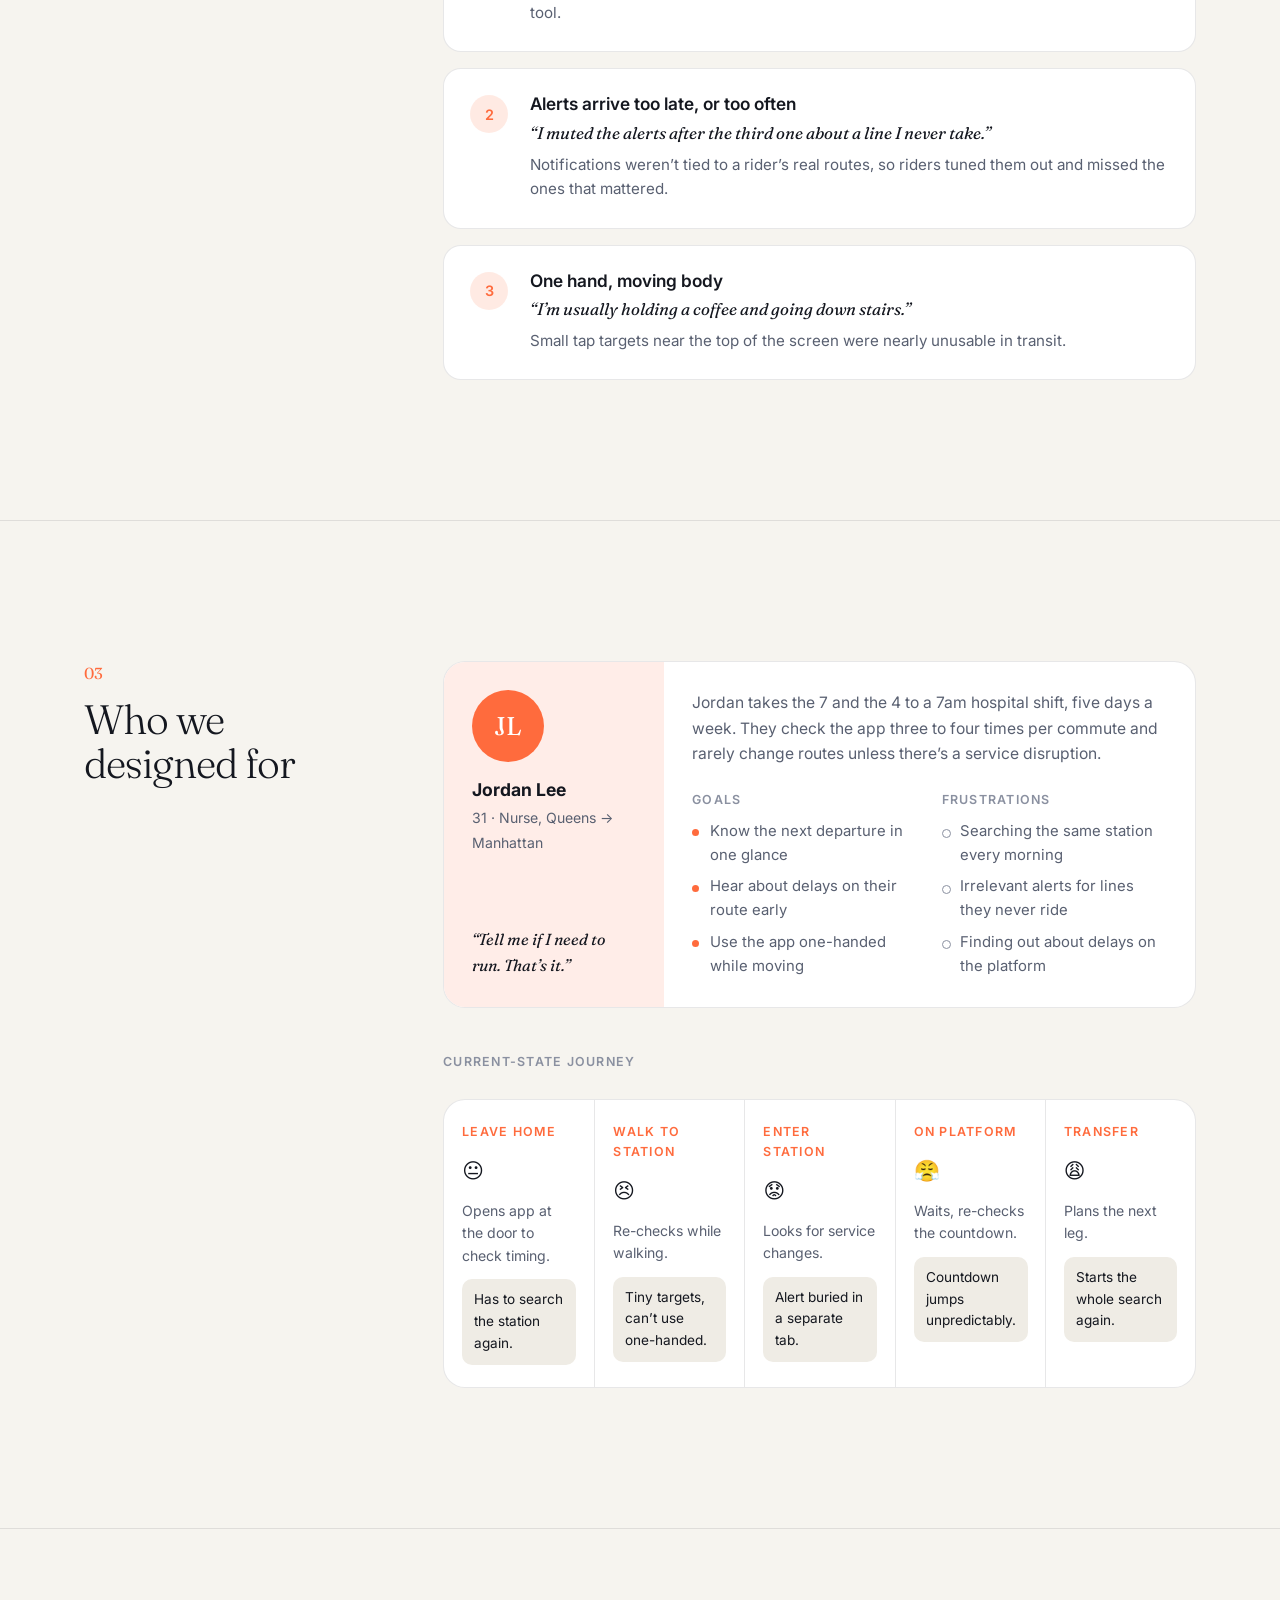
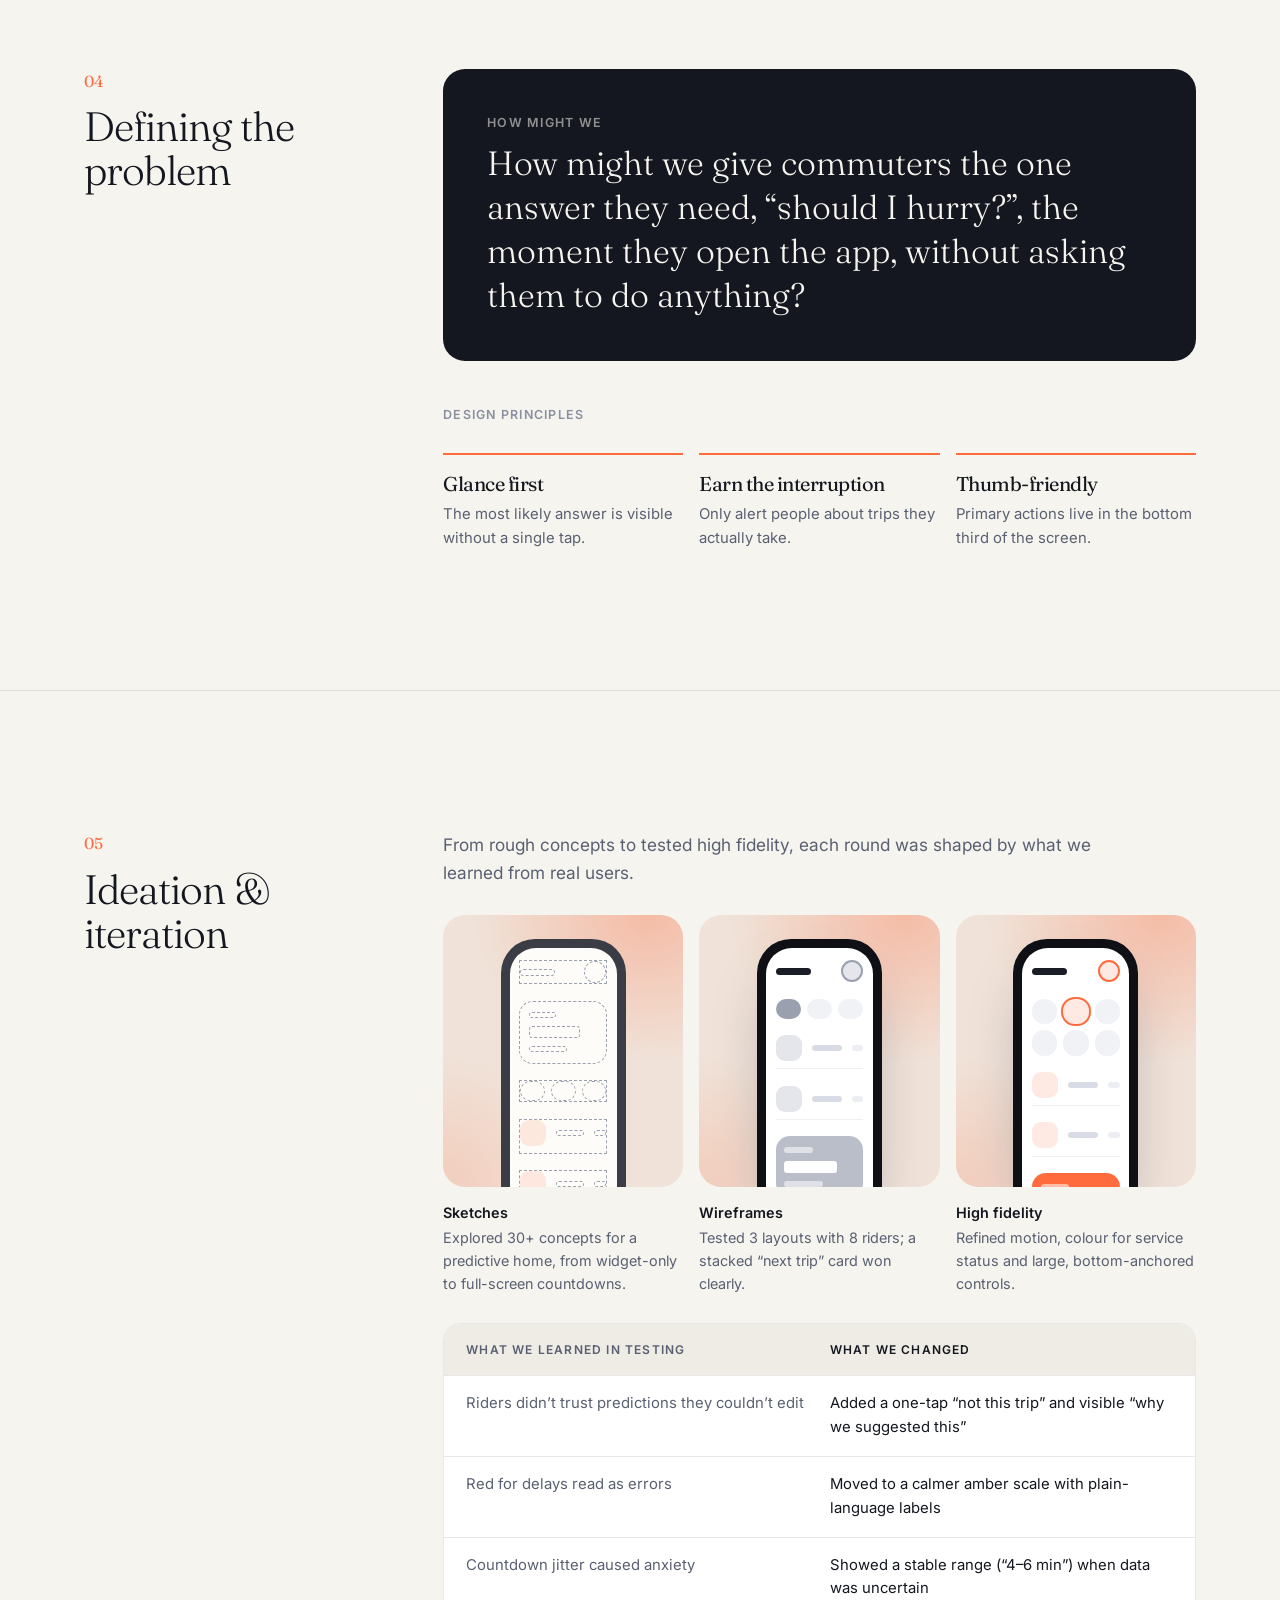
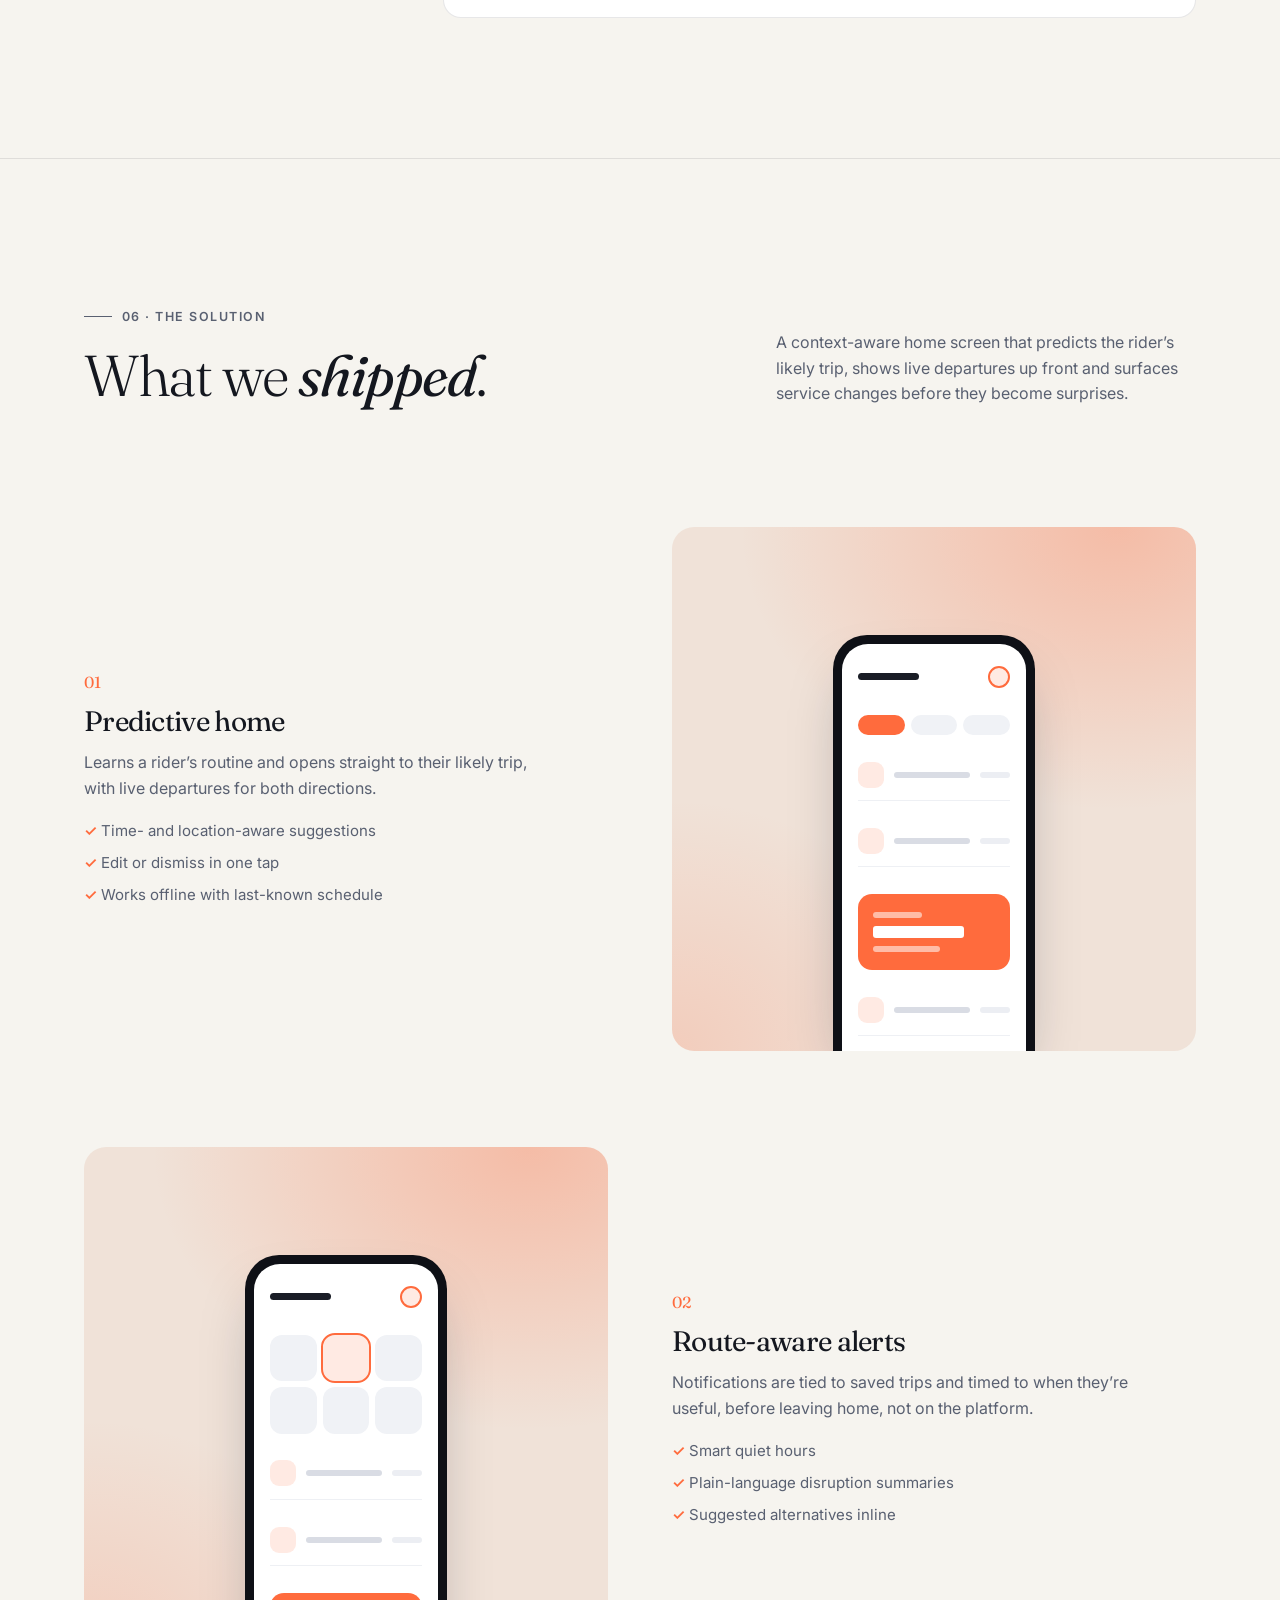
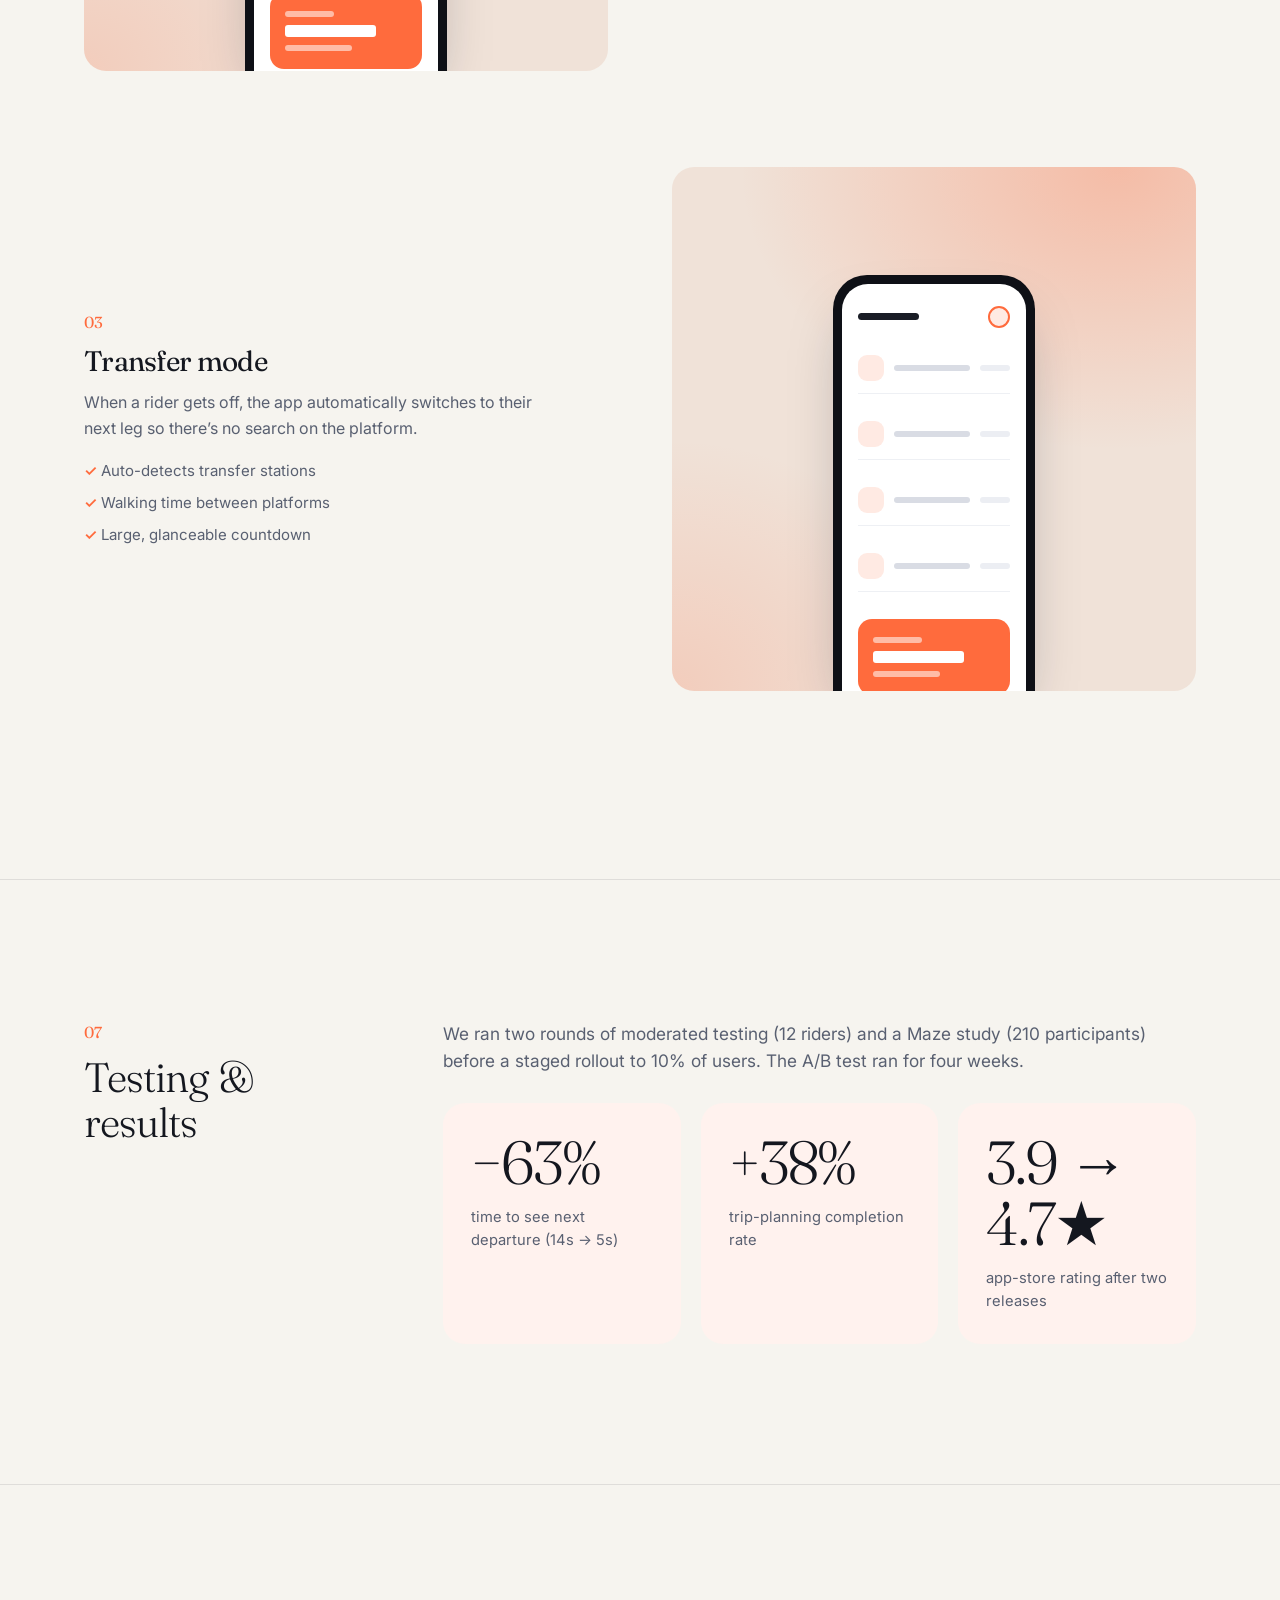
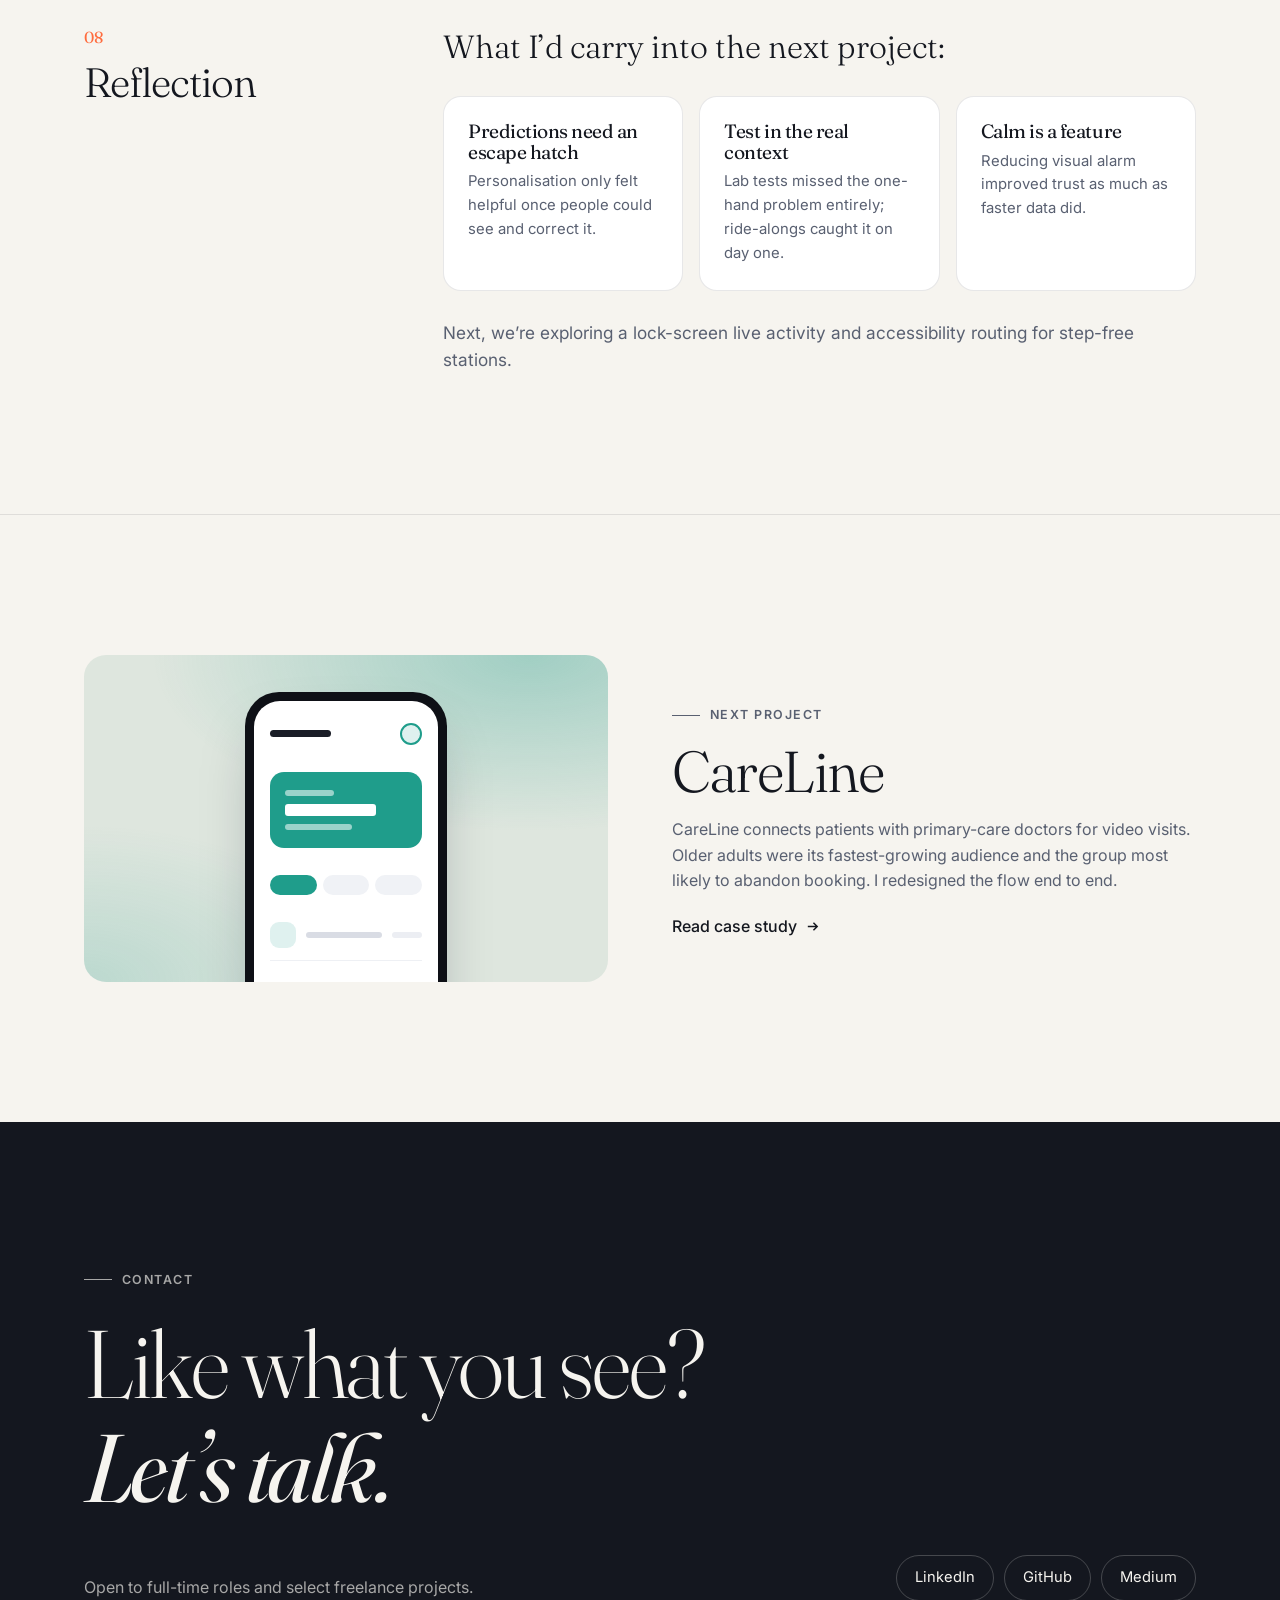
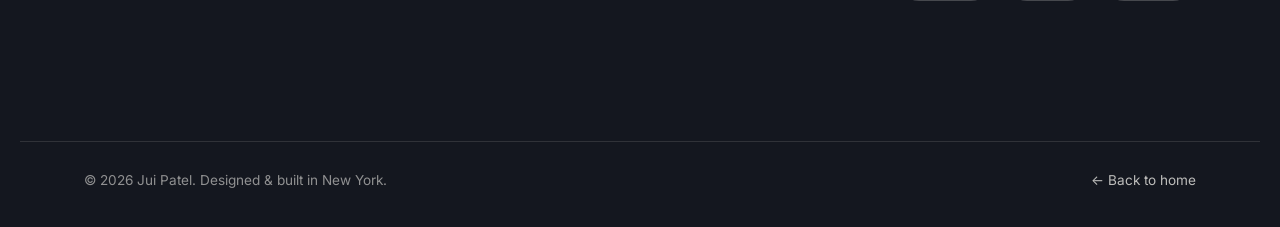
<file: projects/transit-pulse.html>
<!doctype html>
<html lang="en">
<head>
<meta charset="utf-8" />
<meta name="viewport" content="width=device-width, initial-scale=1" />
<title>Transit Pulse — Case study · Your Name</title>
<meta name="description" content="Transit Pulse is a real-time transit app used by commuters across New York. I led the redesign of its core trip experience after ratings dropped and support tickets about missed trains kept climbing." />
<link rel="preconnect" href="https://fonts.googleapis.com" />
<link rel="preconnect" href="https://fonts.gstatic.com" crossorigin />
<link href="https://fonts.googleapis.com/css2?family=Fraunces:ital,opsz,wght@0,9..144,300;0,9..144,400;0,9..144,500;1,9..144,300;1,9..144,400&family=Inter:wght@400;500;600&display=swap" rel="stylesheet" />
<link rel="stylesheet" href="../css/site.css" />
<script src="../js/site.js"></script>
</head>
<body style="--p:#ff6b3d; --p-soft:rgba(255,107,61,.14)">
<nav class="site-nav"><div class="container">
  <a class="logo" href="../index.html">Jui Patel</a>
  <ul class="nav-links">
    <li><a href="../index.html#work" aria-current="page">Work</a></li>
    <li class="hide-sm"><a href="../index.html#about">About</a></li>
    <li><a href="../index.html#contact">Contact</a></li>
  </ul>
</div></nav>

<header class="case-hero"><div class="container">
  <a class="back" href="../index.html#work"><svg viewBox="0 0 16 16" fill="none" stroke="currentColor" stroke-width="1.6"><path d="M13 8H3M7 4L3 8l4 4"/></svg> All work</a>
  <span class="eyebrow">Mobile app · Redesign · 2025</span>
  <h1>Making “where’s my train?” a <em>one-glance</em> answer.</h1>
  <p class="lede">Transit Pulse is a real-time transit app used by commuters across New York. I led the redesign of its core trip experience after ratings dropped and support tickets about missed trains kept climbing.</p>
  <div class="meta-grid"><div><h4>Role</h4>Lead UX Designer</div><div><h4>Timeline</h4>14 weeks · 2025</div><div><h4>Team</h4>PM, researcher, 3 engineers</div><div><h4>Platform</h4>iOS &amp; Android</div><div><h4>Tools</h4>Figma, ProtoPie, Maze, Dovetail</div></div>
</div></header>

<div class="container cover reveal"><div class="stage wide" role="img" aria-label="Transit Pulse screen placeholder"><!-- Replace this mockup with a real screenshot: <img src="../images/..." alt="..."> --><div class="mock-phone "><div class="screen"><div class="m-top"><i></i><b></b></div><div class="m-card"><i></i><i></i><i></i></div><div class="m-chips"><i></i><i></i><i></i></div><div class="m-row"><i></i><i></i></div><div class="m-row"><i></i><i></i></div><div class="m-row"><i></i><i></i></div></div></div></div></div>

<main>
<section class="section" style="padding-top:0"><div class="container">
  <div class="tldr reveal">
    <div><h4>The challenge</h4><p>Riders had to open the app, search a station and scroll through every line just to see their next train, often while walking down subway stairs with one free hand.</p></div>
    <div><h4>The solution</h4><p>A context-aware home screen that predicts the rider’s likely trip, shows live departures up front and surfaces service changes before they become surprises.</p></div>
    <div><h4>The impact</h4><p>Trip lookups got faster and calmer: fewer taps, fewer missed trains, and a big jump in app-store rating within two releases.</p></div>
  </div>
  <div class="metrics"><div class="metric reveal"><b>−63%</b><span>time to see next departure (14s → 5s)</span></div><div class="metric reveal"><b>+38%</b><span>trip-planning completion rate</span></div><div class="metric reveal"><b>3.9 → 4.7★</b><span>app-store rating after two releases</span></div></div>
</div></section>

<section class="section"><div class="container chapter">
  <div class="chapter-label reveal"><span class="num">01</span><h2>Context</h2></div>
  <div class="chapter-body reveal"><p>Transit Pulse had grown feature by feature for six years. Live arrivals, alerts, maps and fares each lived in separate tabs, and the home screen was a static station search.</p><p>Analytics showed 71% of sessions were the same two or three trips, repeated daily. Yet every session started from zero. The business goal was to win back ratings; the user goal was simply to stop missing trains.</p></div>
</div></section>
<section class="section"><div class="container chapter">
  <div class="chapter-label reveal"><span class="num">02</span><h2>Research</h2></div>
  <div class="chapter-body reveal"><p>I combined qualitative and quantitative methods to understand behaviour, not just opinions.</p><div class="methods"><div class="method"><b>18</b><h3>Contextual interviews</h3><p>Rode along with commuters during rush hour across four boroughs.</p></div><div class="method"><b>1,240</b><h3>Survey responses</h3><p>In-app survey on trip habits, pain points and alert preferences.</p></div><div class="method"><b>6</b><h3>Competitive audits</h3><p>Reviewed transit and maps apps for patterns in real-time info.</p></div><div class="method"><b>90 days</b><h3>Analytics review</h3><p>Session recordings and funnel data for the trip-lookup flow.</p></div></div><h4 style="margin-top:44px">Key insights</h4><div class="insights"><div class="insight"><span class="n">1</span><h3>Commuters check, not plan</h3><blockquote>“I know the route. I just need to know if I should run.”</blockquote><p>Most sessions lasted under 10 seconds. People wanted a status check, not a planning tool.</p></div><div class="insight"><span class="n">2</span><h3>Alerts arrive too late, or too often</h3><blockquote>“I muted the alerts after the third one about a line I never take.”</blockquote><p>Notifications weren’t tied to a rider’s real routes, so riders tuned them out and missed the ones that mattered.</p></div><div class="insight"><span class="n">3</span><h3>One hand, moving body</h3><blockquote>“I’m usually holding a coffee and going down stairs.”</blockquote><p>Small tap targets near the top of the screen were nearly unusable in transit.</p></div></div></div>
</div></section>
<section class="section"><div class="container chapter">
  <div class="chapter-label reveal"><span class="num">03</span><h2>Who we designed for</h2></div>
  <div class="chapter-body reveal"><div class="persona">
      <div class="persona-id"><div class="avatar">JL</div><div><b>Jordan Lee</b><br><span>31 · Nurse, Queens → Manhattan</span></div><blockquote>“Tell me if I need to run. That’s it.”</blockquote></div>
      <div class="persona-body"><p class="bio">Jordan takes the 7 and the 4 to a 7am hospital shift, five days a week. They check the app three to four times per commute and rarely change routes unless there’s a service disruption.</p>
        <div><h4>Goals</h4><ul><li>Know the next departure in one glance</li><li>Hear about delays on their route early</li><li>Use the app one-handed while moving</li></ul></div>
        <div class="frus"><h4>Frustrations</h4><ul><li>Searching the same station every morning</li><li>Irrelevant alerts for lines they never ride</li><li>Finding out about delays on the platform</li></ul></div>
      </div></div><h4 style="margin-top:44px">Current-state journey</h4><div class="journey"><div><h4>Leave home</h4><span class="mood" aria-hidden="true">😐</span><p>Opens app at the door to check timing.</p><div class="pain">Has to search the station again.</div></div><div><h4>Walk to station</h4><span class="mood" aria-hidden="true">😣</span><p>Re-checks while walking.</p><div class="pain">Tiny targets, can’t use one-handed.</div></div><div><h4>Enter station</h4><span class="mood" aria-hidden="true">😟</span><p>Looks for service changes.</p><div class="pain">Alert buried in a separate tab.</div></div><div><h4>On platform</h4><span class="mood" aria-hidden="true">😤</span><p>Waits, re-checks the countdown.</p><div class="pain">Countdown jumps unpredictably.</div></div><div><h4>Transfer</h4><span class="mood" aria-hidden="true">😩</span><p>Plans the next leg.</p><div class="pain">Starts the whole search again.</div></div></div></div>
</div></section>
<section class="section"><div class="container chapter">
  <div class="chapter-label reveal"><span class="num">04</span><h2>Defining the problem</h2></div>
  <div class="chapter-body reveal"><div class="hmw"><h4>How might we</h4><p>How might we give commuters the one answer they need, “should I hurry?”, the moment they open the app, without asking them to do anything?</p></div><h4 style="margin-top:44px">Design principles</h4><div class="principles"><div class="principle"><h3>Glance first</h3><p>The most likely answer is visible without a single tap.</p></div><div class="principle"><h3>Earn the interruption</h3><p>Only alert people about trips they actually take.</p></div><div class="principle"><h3>Thumb-friendly</h3><p>Primary actions live in the bottom third of the screen.</p></div></div></div>
</div></section>
<section class="section"><div class="container chapter">
  <div class="chapter-label reveal"><span class="num">05</span><h2>Ideation &amp; iteration</h2></div>
  <div class="chapter-body reveal"><p>From rough concepts to tested high fidelity, each round was shaped by what we learned from real users.</p><div class="iterations"><figure><div class="stage " role="img" aria-label="Transit Pulse screen placeholder"><!-- Replace this mockup with a real screenshot: <img src="../images/..." alt="..."> --><div class="mock-phone lofi"><div class="screen"><div class="m-top"><i></i><b></b></div><div class="m-card"><i></i><i></i><i></i></div><div class="m-chips"><i></i><i></i><i></i></div><div class="m-row"><i></i><i></i></div><div class="m-row"><i></i><i></i></div><div class="m-row"><i></i><i></i></div></div></div></div><figcaption><b>Sketches</b>Explored 30+ concepts for a predictive home, from widget-only to full-screen countdowns.</figcaption></figure><figure><div class="stage " role="img" aria-label="Transit Pulse screen placeholder"><!-- Replace this mockup with a real screenshot: <img src="../images/..." alt="..."> --><div class="mock-phone wire"><div class="screen"><div class="m-top"><i></i><b></b></div><div class="m-chips"><i></i><i></i><i></i></div><div class="m-row"><i></i><i></i></div><div class="m-row"><i></i><i></i></div><div class="m-card"><i></i><i></i><i></i></div><div class="m-row"><i></i><i></i></div></div></div></div><figcaption><b>Wireframes</b>Tested 3 layouts with 8 riders; a stacked “next trip” card won clearly.</figcaption></figure><figure><div class="stage " role="img" aria-label="Transit Pulse screen placeholder"><!-- Replace this mockup with a real screenshot: <img src="../images/..." alt="..."> --><div class="mock-phone "><div class="screen"><div class="m-top"><i></i><b></b></div><div class="m-big"><i></i><i></i><i></i><i></i><i></i><i></i></div><div class="m-row"><i></i><i></i></div><div class="m-row"><i></i><i></i></div><div class="m-card"><i></i><i></i><i></i></div></div></div></div><figcaption><b>High fidelity</b>Refined motion, colour for service status and large, bottom-anchored controls.</figcaption></figure></div><div class="changes"><div><span>What we learned in testing</span><span>What we changed</span></div><div><span>Riders didn’t trust predictions they couldn’t edit</span><span>Added a one-tap “not this trip” and visible “why we suggested this”</span></div><div><span>Red for delays read as errors</span><span>Moved to a calmer amber scale with plain-language labels</span></div><div><span>Countdown jitter caused anxiety</span><span>Showed a stable range (“4–6 min”) when data was uncertain</span></div></div></div>
</div></section>

<section class="section"><div class="container">
  <div class="section-head reveal"><div><span class="eyebrow">06 · The solution</span><h2>What we <em>shipped</em>.</h2></div><p>A context-aware home screen that predicts the rider’s likely trip, shows live departures up front and surfaces service changes before they become surprises.</p></div>
  <div class="feature reveal"><div class="stage " role="img" aria-label="Transit Pulse screen placeholder"><!-- Replace this mockup with a real screenshot: <img src="../images/..." alt="..."> --><div class="mock-phone "><div class="screen"><div class="m-top"><i></i><b></b></div><div class="m-chips"><i></i><i></i><i></i></div><div class="m-row"><i></i><i></i></div><div class="m-row"><i></i><i></i></div><div class="m-card"><i></i><i></i><i></i></div><div class="m-row"><i></i><i></i></div></div></div></div><div><span class="num">01</span><h3>Predictive home</h3><p>Learns a rider’s routine and opens straight to their likely trip, with live departures for both directions.</p>
        <ul><li>Time- and location-aware suggestions</li><li>Edit or dismiss in one tap</li><li>Works offline with last-known schedule</li></ul></div></div><div class="feature reveal"><div class="stage " role="img" aria-label="Transit Pulse screen placeholder"><!-- Replace this mockup with a real screenshot: <img src="../images/..." alt="..."> --><div class="mock-phone "><div class="screen"><div class="m-top"><i></i><b></b></div><div class="m-big"><i></i><i></i><i></i><i></i><i></i><i></i></div><div class="m-row"><i></i><i></i></div><div class="m-row"><i></i><i></i></div><div class="m-card"><i></i><i></i><i></i></div></div></div></div><div><span class="num">02</span><h3>Route-aware alerts</h3><p>Notifications are tied to saved trips and timed to when they’re useful, before leaving home, not on the platform.</p>
        <ul><li>Smart quiet hours</li><li>Plain-language disruption summaries</li><li>Suggested alternatives inline</li></ul></div></div><div class="feature reveal"><div class="stage " role="img" aria-label="Transit Pulse screen placeholder"><!-- Replace this mockup with a real screenshot: <img src="../images/..." alt="..."> --><div class="mock-phone "><div class="screen"><div class="m-top"><i></i><b></b></div><div class="m-row"><i></i><i></i></div><div class="m-row"><i></i><i></i></div><div class="m-row"><i></i><i></i></div><div class="m-row"><i></i><i></i></div><div class="m-card"><i></i><i></i><i></i></div></div></div></div><div><span class="num">03</span><h3>Transfer mode</h3><p>When a rider gets off, the app automatically switches to their next leg so there’s no search on the platform.</p>
        <ul><li>Auto-detects transfer stations</li><li>Walking time between platforms</li><li>Large, glanceable countdown</li></ul></div></div>
</div></section>

<section class="section"><div class="container chapter">
  <div class="chapter-label reveal"><span class="num">07</span><h2>Testing &amp; results</h2></div>
  <div class="chapter-body reveal"><p>We ran two rounds of moderated testing (12 riders) and a Maze study (210 participants) before a staged rollout to 10% of users. The A/B test ran for four weeks.</p><div class="metrics" style="grid-template-columns:repeat(auto-fit,minmax(180px,1fr))"><div class="metric reveal"><b>−63%</b><span>time to see next departure (14s → 5s)</span></div><div class="metric reveal"><b>+38%</b><span>trip-planning completion rate</span></div><div class="metric reveal"><b>3.9 → 4.7★</b><span>app-store rating after two releases</span></div></div></div>
</div></section>
<section class="section"><div class="container chapter">
  <div class="chapter-label reveal"><span class="num">08</span><h2>Reflection</h2></div>
  <div class="chapter-body reveal"><p class="big">What I’d carry into the next project:</p><div class="learnings"><div class="learning"><h3>Predictions need an escape hatch</h3><p>Personalisation only felt helpful once people could see and correct it.</p></div><div class="learning"><h3>Test in the real context</h3><p>Lab tests missed the one-hand problem entirely; ride-alongs caught it on day one.</p></div><div class="learning"><h3>Calm is a feature</h3><p>Reducing visual alarm improved trust as much as faster data did.</p></div></div><p>Next, we’re exploring a lock-screen live activity and accessibility routing for step-free stations.</p></div>
</div></section>

<section class="section" style="--p:#1f9d8b; --p-soft:rgba(31,157,139,.14)"><div class="container">
  <a class="next-project reveal" href="careline.html">
    <div class="stage " role="img" aria-label="CareLine screen placeholder"><!-- Replace this mockup with a real screenshot: <img src="../images/..." alt="..."> --><div class="mock-phone "><div class="screen"><div class="m-top"><i></i><b></b></div><div class="m-card"><i></i><i></i><i></i></div><div class="m-chips"><i></i><i></i><i></i></div><div class="m-row"><i></i><i></i></div><div class="m-row"><i></i><i></i></div><div class="m-row"><i></i><i></i></div></div></div></div>
    <div><span class="eyebrow">Next project</span><h2>CareLine</h2><p>CareLine connects patients with primary-care doctors for video visits. Older adults were its fastest-growing audience and the group most likely to abandon booking. I redesigned the flow end to end.</p><span class="link-arrow" style="margin-top:20px">Read case study <svg viewBox="0 0 16 16" fill="none" stroke="currentColor" stroke-width="1.6"><path d="M3 8h10M9 4l4 4-4 4"/></svg></span></div>
  </a>
</div></section>
</main>

<section class="section contact" id="contact"><div class="container">
  <span class="eyebrow">Contact</span>
  <h2>Like what you see? <em>Let’s talk.</em></h2>
  <div class="contact-row">
    <div><p>Open to full-time roles and select freelance projects.</p></div>
    <div class="socials">
      <a href="https://www.linkedin.com/in/jui-patel/" target="_blank" rel="noopener">LinkedIn</a>
      <a href="https://github.com/juiomshanti" target="_blank" rel="noopener">GitHub</a>
      <a href="https://medium.com/@patel.juipanda100" target="_blank" rel="noopener">Medium</a>
    </div>
  </div>
</div></section>
<footer class="site-footer"><div class="container">
  <span>© <span data-year>2026</span> Jui Patel. Designed &amp; built in New York.</span>
  <a href="../index.html">← Back to home</a>
</div></footer>
</body>
</html>
</file>
<file: css/site.css>
/* ==========================================================
   Portfolio — shared styles (homepage sections + case studies)
   ========================================================== */
:root {
  --bg: #f6f4ef;
  --surface: #ffffff;
  --surface-2: #efece5;
  --ink: #14171f;
  --ink-soft: #596071;
  --ink-faint: #8a90a0;
  --line: rgba(20, 23, 31, 0.1);
  --p: #2b59ff;            /* project accent, overridden per page/card */
  --p-soft: rgba(43, 89, 255, 0.1);
  --radius: 22px;
  --gutter: clamp(16px, 5vw, 64px);
  --serif: "Fraunces", Georgia, serif;
  --sans: "Inter", system-ui, -apple-system, sans-serif;
}

* { box-sizing: border-box; margin: 0; padding: 0; }
html { scroll-behavior: smooth; }
body {
  font-family: var(--sans);
  background: var(--bg);
  color: var(--ink);
  -webkit-font-smoothing: antialiased;
  overflow-x: hidden;
  line-height: 1.6;
}
img { max-width: 100%; display: block; }
a { color: inherit; }
::selection { background: var(--ink); color: var(--bg); }

.container { max-width: 1240px; margin: 0 auto; padding: 0 var(--gutter); }
.section { padding: clamp(80px, 11vw, 140px) 0; }
.section + .section { border-top: 1px solid var(--line); }

.eyebrow {
  display: inline-flex; align-items: center; gap: 10px;
  font-size: 0.78rem; font-weight: 600; letter-spacing: 0.12em; text-transform: uppercase;
  color: var(--ink-soft);
}
.eyebrow::before { content: ""; width: 28px; height: 1px; background: currentColor; }

h1, h2, h3 { font-family: var(--serif); font-weight: 300; letter-spacing: -0.025em; line-height: 1.08; }
h2 { font-size: clamp(2.1rem, 4.6vw, 3.6rem); }
h2 em, h1 em { font-style: italic; font-weight: 400; }
h3 { font-size: clamp(1.4rem, 2.2vw, 1.8rem); font-weight: 400; }
h4 { font-size: 0.78rem; font-weight: 600; letter-spacing: 0.1em; text-transform: uppercase; color: var(--ink-faint); margin-bottom: 10px; }
p { color: var(--ink-soft); }
p strong { color: var(--ink); font-weight: 600; }

.section-head { display: flex; justify-content: space-between; align-items: end; gap: 32px; flex-wrap: wrap; margin-bottom: clamp(40px, 6vw, 72px); }
.section-head h2 { margin-top: 18px; max-width: 16ch; }
.section-head p { max-width: 42ch; }

.btn {
  display: inline-flex; align-items: center; gap: 10px;
  padding: 15px 26px; border-radius: 999px;
  font: 500 0.98rem/1 var(--sans); text-decoration: none;
  transition: transform .2s ease, background .3s ease, color .3s ease;
}
.btn:hover { transform: translateY(-2px); }
.btn svg { width: 16px; height: 16px; }
.btn-dark { background: var(--ink); color: var(--bg); }
.btn-line { border: 1px solid var(--line); background: var(--surface); }
.link-arrow { display: inline-flex; align-items: center; gap: 8px; font-weight: 500; text-decoration: none; }
.link-arrow svg { width: 15px; height: 15px; transition: transform .2s; }
.link-arrow:hover svg { transform: translateX(4px); }

.tags { display: flex; flex-wrap: wrap; gap: 8px; }
.tag { font-size: 0.78rem; font-weight: 500; padding: 5px 12px; border-radius: 999px; border: 1px solid var(--line); color: var(--ink-soft); background: var(--surface); }

/* Scroll reveal (only when JS is running) */
.js .reveal { opacity: 0; transform: translateY(18px); transition: opacity .8s ease, transform .8s ease; }
.js .reveal.in { opacity: 1; transform: none; }
@media (prefers-reduced-motion: reduce) { .js .reveal { opacity: 1; transform: none; transition: none; } html { scroll-behavior: auto; } }

/* ---------- Sticky nav (case-study pages) ---------- */
.site-nav {
  position: sticky; top: 0; z-index: 50;
  background: color-mix(in srgb, var(--bg) 82%, transparent);
  backdrop-filter: blur(14px); -webkit-backdrop-filter: blur(14px);
  border-bottom: 1px solid var(--line);
}
.site-nav .container { display: flex; align-items: center; justify-content: space-between; height: 72px; }
.logo { font-family: var(--serif); font-size: 1.25rem; font-weight: 500; letter-spacing: -0.01em; text-decoration: none; }
.nav-links { display: flex; gap: clamp(16px, 3vw, 36px); list-style: none; }
.nav-links a { color: var(--ink-soft); text-decoration: none; font-size: 0.95rem; font-weight: 500; transition: color .2s; }
.nav-links a:hover, .nav-links a[aria-current] { color: var(--ink); }
@media (max-width: 640px) { .nav-links li.hide-sm { display: none; } }

/* ==========================================================
   Device mockups (CSS placeholders — swap for real screenshots)
   ========================================================== */
.stage {
  position: relative; overflow: hidden;
  border-radius: var(--radius);
  background:
    radial-gradient(120% 90% at 85% 0%, color-mix(in srgb, var(--p) 32%, transparent), transparent 60%),
    radial-gradient(90% 80% at 0% 100%, color-mix(in srgb, var(--p) 18%, transparent), transparent 60%),
    color-mix(in srgb, var(--p) 8%, var(--surface-2));
  display: grid; place-items: center;
  aspect-ratio: 4 / 3;
  padding: 7% 8% 0;
}
.stage.wide { aspect-ratio: 16 / 8; }
.stage.tall { aspect-ratio: 4 / 4; }
.stage > * { align-self: end; }

/* Phone */
.mock-phone {
  width: min(46%, 260px); aspect-ratio: 9 / 18.5;
  background: #0e1016; border-radius: 34px 34px 0 0; padding: 9px 9px 0;
  box-shadow: 0 30px 60px -20px rgba(15, 20, 40, .35);
}
.mock-phone .screen {
  height: 100%; border-radius: 26px 26px 0 0; background: #fff; overflow: hidden;
  display: flex; flex-direction: column; gap: 7%; padding: 12% 9% 0;
}
.m-top { display: flex; justify-content: space-between; align-items: center; }
.m-top i { display: block; height: 7px; width: 40%; border-radius: 4px; background: #1a1d26; }
.m-top b { display: block; width: 22px; height: 22px; border-radius: 50%; background: var(--p-soft); border: 2px solid var(--p); }
.m-card { border-radius: 14px; background: var(--p); color: #fff; padding: 12% 10%; display: grid; gap: 8px; }
.m-card i { display: block; height: 6px; border-radius: 3px; background: rgba(255,255,255,.55); }
.m-card i:first-child { width: 40%; } .m-card i:nth-child(2) { width: 75%; height: 12px; background: #fff; } .m-card i:nth-child(3) { width: 55%; }
.m-row { display: flex; align-items: center; gap: 10px; padding-bottom: 8%; border-bottom: 1px solid #eef0f4; }
.m-row::before { content: ""; flex: none; width: 26px; height: 26px; border-radius: 9px; background: var(--p-soft); }
.m-row i { display: block; height: 6px; border-radius: 3px; background: #d9dce4; flex: 1; }
.m-row i + i { flex: .4; background: #eceef3; }
.m-chips { display: flex; gap: 6px; }
.m-chips i { display: block; height: 20px; flex: 1; border-radius: 999px; background: #f0f2f6; }
.m-chips i:first-child { background: var(--p); }
.m-big { display: grid; grid-template-columns: repeat(3, 1fr); gap: 6px; }
.m-big i { display: block; aspect-ratio: 1; border-radius: 12px; background: #f0f2f6; }
.m-big i:nth-child(2) { background: var(--p-soft); outline: 2px solid var(--p); }

/* Browser / dashboard */
.mock-browser {
  width: 92%; aspect-ratio: 16 / 10;
  background: #fff; border-radius: 14px 14px 0 0; overflow: hidden;
  box-shadow: 0 30px 60px -20px rgba(15, 20, 40, .35);
  display: flex; flex-direction: column;
}
.mock-browser .chrome { height: 7%; min-height: 16px; display: flex; align-items: center; gap: 5px; padding: 0 2.4%; background: #f1f2f5; }
.mock-browser .chrome i { width: 7px; height: 7px; border-radius: 50%; background: #d5d8df; }
.m-dash { flex: 1; display: grid; grid-template-columns: 18% 1fr; }
.m-side { background: #fafbfc; border-right: 1px solid #eef0f4; padding: 14% 12%; display: grid; align-content: start; gap: 10px; }
.m-side i { display: block; height: 6px; border-radius: 3px; background: #dfe2e8; }
.m-side i:first-child { background: var(--p); width: 70%; height: 9px; margin-bottom: 8px; }
.m-main { padding: 3.5%; display: grid; grid-template-rows: auto 1fr; gap: 4%; }
.m-kpis { display: grid; grid-template-columns: repeat(3, 1fr); gap: 3%; }
.m-kpis div { border: 1px solid #eef0f4; border-radius: 10px; padding: 9% 10%; display: grid; gap: 6px; }
.m-kpis i { display: block; height: 5px; width: 50%; border-radius: 3px; background: #dfe2e8; }
.m-kpis b { display: block; height: 11px; width: 70%; border-radius: 3px; background: #1a1d26; }
.m-kpis div:first-child b { background: var(--p); }
.m-chart { border: 1px solid #eef0f4; border-radius: 10px; padding: 3% 3% 0; display: flex; align-items: end; gap: 3%; }
.m-chart i { flex: 1; border-radius: 5px 5px 0 0; background: var(--p-soft); }
.m-chart i:nth-child(3n) { background: var(--p); }

/* Design system board */
.mock-ds {
  width: 92%; aspect-ratio: 16 / 10; background: #fff; border-radius: 14px 14px 0 0;
  box-shadow: 0 30px 60px -20px rgba(15, 20, 40, .35);
  padding: 4.5%; display: grid; grid-template-columns: 1.1fr 1fr; gap: 5%;
}
.ds-col { display: grid; align-content: start; gap: 9%; }
.ds-sw { display: grid; grid-template-columns: repeat(5, 1fr); gap: 6px; }
.ds-sw i { aspect-ratio: 1; border-radius: 8px; background: var(--p); }
.ds-sw i:nth-child(2) { opacity: .75; } .ds-sw i:nth-child(3) { opacity: .5; } .ds-sw i:nth-child(4) { opacity: .25; } .ds-sw i:nth-child(5) { background: #1a1d26; }
.ds-type { font-family: var(--serif); font-size: clamp(1.2rem, 3vw, 2.6rem); line-height: 1; color: #1a1d26; }
.ds-type small { display: block; font: 500 0.6rem var(--sans); color: #8a90a0; margin-top: 6px; letter-spacing: .05em; }
.ds-btns { display: flex; gap: 6px; flex-wrap: wrap; }
.ds-btns i { height: 22px; width: 32%; border-radius: 999px; background: var(--p); }
.ds-btns i:nth-child(2) { background: transparent; border: 1.5px solid var(--p); }
.ds-btns i:nth-child(3) { background: #f0f2f6; width: 22%; }
.ds-input { height: 26px; border: 1.5px solid #dfe2e8; border-radius: 8px; position: relative; }
.ds-input::after { content: ""; position: absolute; left: 10px; top: 50%; width: 40%; height: 5px; margin-top: -2.5px; border-radius: 3px; background: #dfe2e8; }
.ds-toggle { display: flex; gap: 10px; align-items: center; }
.ds-toggle i { width: 38px; height: 22px; border-radius: 999px; background: var(--p); position: relative; }
.ds-toggle i::after { content: ""; position: absolute; right: 3px; top: 3px; width: 16px; height: 16px; border-radius: 50%; background: #fff; }
.ds-toggle b { width: 18px; height: 18px; border-radius: 5px; border: 2px solid var(--p); background: var(--p-soft); }

/* Fidelity modifiers for the "iterations" strip */
.lofi .screen, .lofi.mock-browser, .lofi .m-dash, .lofi.mock-ds { background: #fdfcf8 !important; }
.lofi * { background: transparent !important; border-color: #9aa0ad !important; outline: none !important; box-shadow: none !important; }
.lofi .screen *, .lofi .m-dash *, .lofi .ds-col * { border: 1.5px dashed #9aa0ad !important; }
.lofi { box-shadow: none !important; background: #3a3d46 !important; }
.lofi.mock-browser, .lofi.mock-ds { background: #fdfcf8 !important; border: 1.5px dashed #9aa0ad; }
.wire { --p: #9aa0ad; --p-soft: #e4e6eb; }
.wire .m-card, .wire .ds-sw i { background: #b9bec8 !important; opacity: 1 !important; }

/* ==========================================================
   Homepage sections
   ========================================================== */

/* Work grid */
.work-grid { display: grid; grid-template-columns: repeat(2, 1fr); gap: clamp(28px, 4vw, 48px) clamp(20px, 3vw, 36px); }
.project-card { text-decoration: none; display: block; }
.project-card .stage { transition: transform .5s cubic-bezier(.2,.7,.2,1); }
.project-card:hover .stage { transform: scale(0.985); }
.project-card .stage > * { transition: transform .6s cubic-bezier(.2,.7,.2,1); }
.project-card:hover .stage > * { transform: translateY(-8px); }
.project-card .meta-line { display: flex; justify-content: space-between; gap: 16px; margin-top: 22px; font-size: 0.85rem; color: var(--ink-faint); }
.project-card h3 { margin-top: 8px; }
.project-card p { margin-top: 8px; max-width: 48ch; }
.project-card .link-arrow { margin-top: 16px; color: var(--ink); }
.project-card:hover .link-arrow svg { transform: translateX(4px); }
@media (max-width: 820px) { .work-grid { grid-template-columns: 1fr; } }

/* About */
.about-grid { display: grid; grid-template-columns: 5fr 7fr; gap: clamp(40px, 7vw, 100px); align-items: start; }
.portrait {
  aspect-ratio: 4 / 5; border-radius: var(--radius); overflow: hidden;
  background: linear-gradient(160deg, #d9d3c7, #b8b0a2);
  display: grid; place-items: center; color: rgba(20,23,31,.45); font-size: .85rem; text-align: center; padding: 24px;
  position: sticky; top: 32px;
}
.portrait span { font-family: var(--serif); font-size: clamp(4rem, 9vw, 7rem); color: rgba(255,255,255,.7); line-height: 1; display: block; margin-bottom: 8px; }
.about-copy h2 { margin: 18px 0 28px; max-width: 18ch; }
.about-copy > p { font-size: 1.08rem; margin-bottom: 18px; max-width: 60ch; }
.facts { display: grid; grid-template-columns: repeat(3, 1fr); gap: 20px; margin: 44px 0; padding: 28px 0; border-top: 1px solid var(--line); border-bottom: 1px solid var(--line); }
.facts b { display: block; font-family: var(--serif); font-weight: 300; font-size: clamp(2rem, 3.6vw, 2.8rem); line-height: 1; }
.facts span { font-size: .88rem; color: var(--ink-soft); }
.xp { list-style: none; margin-top: 12px; }
.xp li { display: grid; grid-template-columns: 1fr auto; gap: 4px 20px; padding: 16px 0; border-bottom: 1px solid var(--line); }
.xp b { font-weight: 600; }
.xp span { color: var(--ink-soft); font-size: .95rem; }
.xp time { color: var(--ink-faint); font-size: .9rem; grid-row: span 2; align-self: center; }
.skills { display: grid; grid-template-columns: repeat(2, 1fr); gap: 28px; margin-top: 44px; }
@media (max-width: 860px) {
  .about-grid { grid-template-columns: 1fr; }
  .portrait { position: static; max-width: 420px; }
  .facts, .skills { grid-template-columns: 1fr 1fr; }
}

/* Process */
.process { display: grid; grid-template-columns: repeat(4, 1fr); gap: 20px; counter-reset: step; }
.step { background: var(--surface); border: 1px solid var(--line); border-radius: var(--radius); padding: 30px 26px 34px; counter-increment: step; }
.step::before { content: "0" counter(step); display: block; font-family: var(--serif); font-size: 1rem; color: var(--ink-faint); margin-bottom: 48px; }
.step h3 { margin-bottom: 10px; }
.step p { font-size: .95rem; }
.step ul { list-style: none; margin-top: 18px; display: grid; gap: 6px; font-size: .86rem; color: var(--ink-soft); }
.step li::before { content: "— "; color: var(--ink-faint); }
@media (max-width: 960px) { .process { grid-template-columns: 1fr 1fr; } }
@media (max-width: 560px) { .process { grid-template-columns: 1fr; } }

/* Testimonials */
.quotes { display: grid; grid-template-columns: repeat(3, 1fr); gap: 20px; }
.quote { background: var(--surface); border: 1px solid var(--line); border-radius: var(--radius); padding: 32px 28px; display: flex; flex-direction: column; gap: 28px; }
.quote blockquote { font-family: var(--serif); font-size: 1.2rem; line-height: 1.45; font-weight: 300; color: var(--ink); }
.quote figcaption { margin-top: auto; display: flex; align-items: center; gap: 12px; font-size: .9rem; }
.quote figcaption i { width: 40px; height: 40px; border-radius: 50%; background: var(--surface-2); display: grid; place-items: center; font-style: normal; font-weight: 600; font-size: .8rem; color: var(--ink-soft); }
.quote figcaption span { display: block; color: var(--ink-faint); font-size: .82rem; }
@media (max-width: 900px) { .quotes { grid-template-columns: 1fr; } }

/* Contact + footer */
.contact { background: var(--ink); color: var(--bg); }
.contact .eyebrow, .contact p { color: rgba(246,244,239,.65); }
.contact h2 { font-size: clamp(2.6rem, 7.5vw, 6.2rem); max-width: 14ch; margin: 22px 0 36px; }
.contact .mail { font-family: var(--serif); font-size: clamp(1.4rem, 3.4vw, 2.4rem); color: var(--bg); text-decoration: none; border-bottom: 1px solid rgba(246,244,239,.35); padding-bottom: 4px; transition: border-color .2s; word-break: break-word; }
.contact .mail:hover { border-color: var(--bg); }
.contact-row { display: flex; flex-wrap: wrap; justify-content: space-between; align-items: end; gap: 40px; }
.socials { display: flex; flex-wrap: wrap; gap: 10px; }
.socials a { color: var(--bg); text-decoration: none; font-size: .92rem; padding: 10px 18px; border-radius: 999px; border: 1px solid rgba(246,244,239,.22); transition: background .2s, color .2s; }
.socials a:hover { background: var(--bg); color: var(--ink); }
.site-footer { background: var(--ink); color: rgba(246,244,239,.55); font-size: .85rem; }
.site-footer .container { display: flex; justify-content: space-between; flex-wrap: wrap; gap: 12px; padding-top: 28px; padding-bottom: 36px; border-top: 1px solid rgba(246,244,239,.12); }
.site-footer a { color: rgba(246,244,239,.75); text-decoration: none; }
.site-footer a:hover { color: #fff; }

/* ==========================================================
   Case study pages
   ========================================================== */
.case-hero { padding: clamp(56px, 8vw, 110px) 0 clamp(40px, 5vw, 64px); }
.back { display: flex; width: max-content; align-items: center; gap: 8px; font-size: .9rem; color: var(--ink-soft); text-decoration: none; margin-bottom: 40px; }
.back:hover { color: var(--ink); }
.back svg { width: 15px; height: 15px; }
.case-hero h1 { font-size: clamp(2.6rem, 6.6vw, 5.4rem); max-width: 17ch; margin: 22px 0 26px; }
.case-hero .lede { font-size: clamp(1.05rem, 1.6vw, 1.25rem); max-width: 60ch; }
.case-hero .eyebrow { color: var(--p); }
.meta-grid { display: grid; grid-template-columns: repeat(5, 1fr); gap: 24px; margin-top: 56px; padding-top: 28px; border-top: 1px solid var(--line); }
.meta-grid div { font-size: .95rem; }
.meta-grid h4 { margin-bottom: 6px; }
@media (max-width: 860px) { .meta-grid { grid-template-columns: repeat(2, 1fr); } }

.cover { margin-bottom: clamp(60px, 8vw, 110px); }
.cover .stage { aspect-ratio: 16 / 8; }
@media (max-width: 640px) { .cover .stage { aspect-ratio: 4 / 3; } }

.tldr { display: grid; grid-template-columns: repeat(3, 1fr); gap: 20px; }
.tldr > div { background: var(--surface); border: 1px solid var(--line); border-radius: var(--radius); padding: 28px; }
.tldr h4 { color: var(--p); }
.tldr p { font-size: .98rem; }
.metrics { display: grid; grid-template-columns: repeat(3, 1fr); gap: 20px; margin-top: 20px; }
.metric { border-radius: var(--radius); padding: 30px 28px; background: color-mix(in srgb, var(--p) 9%, var(--surface)); }
.metric b { display: block; font-family: var(--serif); font-weight: 300; font-size: clamp(2.4rem, 5vw, 3.8rem); line-height: 1; color: var(--ink); letter-spacing: -0.03em; }
.metric span { display: block; margin-top: 12px; font-size: .92rem; color: var(--ink-soft); }
@media (max-width: 820px) { .tldr, .metrics { grid-template-columns: 1fr; } }

.chapter { display: grid; grid-template-columns: 3fr 8fr; gap: clamp(24px, 6vw, 90px); }
.chapter > * { min-width: 0; }
.chapter-label { position: sticky; top: 104px; align-self: start; }
.chapter-label .num { font-family: var(--serif); color: var(--p); font-size: 1rem; display: block; margin-bottom: 10px; }
.chapter-label h2 { font-size: clamp(1.8rem, 3.2vw, 2.6rem); }
.chapter-body > * + * { margin-top: 28px; }
.chapter-body > p { font-size: 1.08rem; max-width: 64ch; }
.chapter-body .big { font-family: var(--serif); font-weight: 300; font-size: clamp(1.4rem, 2.6vw, 2rem); line-height: 1.35; color: var(--ink); max-width: 30ch; }
@media (max-width: 860px) { .chapter { grid-template-columns: 1fr; } .chapter-label { position: static; } }

.methods { display: grid; grid-template-columns: repeat(2, 1fr); gap: 16px; }
.method { border: 1px solid var(--line); border-radius: 16px; padding: 22px; background: var(--surface); }
.method b { font-family: var(--serif); font-weight: 400; font-size: 2rem; line-height: 1; color: var(--p); display: block; margin-bottom: 8px; }
.method h3 { font-family: var(--sans); font-size: 1rem; font-weight: 600; letter-spacing: 0; margin-bottom: 4px; }
.method p { font-size: .92rem; }
@media (max-width: 560px) { .methods { grid-template-columns: 1fr; } }

.insights { display: grid; gap: 16px; }
.insight { display: grid; grid-template-columns: auto 1fr; gap: 6px 22px; padding: 26px; border-radius: 18px; background: var(--surface); border: 1px solid var(--line); }
.insight .n { grid-row: span 3; width: 38px; height: 38px; border-radius: 50%; display: grid; place-items: center; background: var(--p-soft); color: var(--p); font-weight: 600; font-size: .9rem; }
.insight h3 { font-family: var(--sans); font-size: 1.08rem; font-weight: 600; letter-spacing: 0; }
.insight blockquote { font-family: var(--serif); font-style: italic; color: var(--ink); font-size: 1.05rem; }
.insight p { font-size: .95rem; }

.persona { display: grid; grid-template-columns: 220px 1fr; border-radius: var(--radius); overflow: hidden; border: 1px solid var(--line); background: var(--surface); }
.persona-id { background: color-mix(in srgb, var(--p) 12%, var(--surface)); padding: 28px; display: flex; flex-direction: column; gap: 14px; }
.persona-id .avatar { width: 72px; height: 72px; border-radius: 50%; background: var(--p); color: #fff; display: grid; place-items: center; font-family: var(--serif); font-size: 1.6rem; }
.persona-id b { font-size: 1.1rem; }
.persona-id span { font-size: .88rem; color: var(--ink-soft); }
.persona-id blockquote { font-family: var(--serif); font-style: italic; font-size: 1rem; color: var(--ink); margin-top: auto; }
.persona-body { padding: 28px; display: grid; grid-template-columns: 1fr 1fr; gap: 24px; }
.persona-body .bio { grid-column: 1 / -1; font-size: .98rem; }
.persona-body ul { list-style: none; display: grid; gap: 8px; font-size: .93rem; color: var(--ink-soft); }
.persona-body li { padding-left: 18px; position: relative; }
.persona-body li::before { content: ""; position: absolute; left: 0; top: .62em; width: 7px; height: 7px; border-radius: 50%; background: var(--p); }
.persona-body .frus li::before { background: transparent; border: 1.5px solid var(--ink-faint); }
@media (max-width: 720px) { .persona, .persona-body { grid-template-columns: 1fr; } }

.journey { display: grid; grid-template-columns: repeat(5, minmax(150px, 1fr)); gap: 0; overflow-x: auto; border: 1px solid var(--line); border-radius: var(--radius); background: var(--surface); }
.journey > div { padding: 22px 18px; border-left: 1px solid var(--line); display: grid; align-content: start; gap: 12px; }
.journey > div:first-child { border-left: 0; }
.journey h4 { color: var(--p); margin: 0; }
.journey p { font-size: .88rem; }
.journey .pain { font-size: .85rem; color: var(--ink); background: var(--surface-2); padding: 10px 12px; border-radius: 10px; }
.journey .mood { font-size: 1.3rem; }

.hmw { border-radius: var(--radius); padding: clamp(28px, 4vw, 44px); background: var(--ink); color: var(--bg); }
.hmw h4 { color: rgba(246,244,239,.55); }
.hmw p { font-family: var(--serif); font-weight: 300; font-size: clamp(1.4rem, 2.8vw, 2.1rem); line-height: 1.3; color: var(--bg); }
.principles { display: grid; grid-template-columns: repeat(3, 1fr); gap: 16px; }
.principle { border-top: 2px solid var(--p); padding-top: 18px; }
.principle h3 { font-size: 1.25rem; margin-bottom: 8px; }
.principle p { font-size: .93rem; }
@media (max-width: 760px) { .principles { grid-template-columns: 1fr; } }

.iterations { display: grid; grid-template-columns: repeat(3, 1fr); gap: 16px; }
.iterations figure .stage { aspect-ratio: 3 / 3.4; padding: 10% 8% 0; }
.iterations figure .stage .mock-phone { width: 62%; }
.iterations figure .stage .mock-browser, .iterations figure .stage .mock-ds { width: 100%; align-self: center; border-radius: 10px; }
figcaption { margin-top: 14px; font-size: .9rem; color: var(--ink-soft); }
figcaption b { display: block; color: var(--ink); font-weight: 600; margin-bottom: 2px; }
@media (max-width: 760px) { .iterations { grid-template-columns: 1fr; } }

.changes { display: grid; gap: 0; border: 1px solid var(--line); border-radius: 18px; overflow: hidden; background: var(--surface); }
.changes div { display: grid; grid-template-columns: 1fr 1fr; gap: 20px; padding: 16px 22px; border-top: 1px solid var(--line); font-size: .93rem; }
.changes div:first-child { border-top: 0; background: var(--surface-2); font-size: .75rem; font-weight: 600; letter-spacing: .1em; text-transform: uppercase; color: var(--ink-faint); }
.changes span:first-child { color: var(--ink-soft); }
.changes span:last-child { color: var(--ink); }

.feature { display: grid; grid-template-columns: 1fr 1fr; gap: clamp(28px, 5vw, 72px); align-items: center; padding: clamp(28px, 4vw, 48px) 0; }
.feature:nth-child(even) .stage { order: 2; }
.feature .stage { aspect-ratio: 1 / 1; }
.feature .num { font-family: var(--serif); color: var(--p); }
.feature h3 { margin: 10px 0 14px; }
.feature p { max-width: 46ch; }
.feature ul { margin-top: 18px; list-style: none; display: grid; gap: 8px; font-size: .94rem; color: var(--ink-soft); }
.feature li::before { content: "✓  "; color: var(--p); font-weight: 600; }
@media (max-width: 820px) { .feature { grid-template-columns: 1fr; } .feature:nth-child(even) .stage { order: 0; } }

.learnings { display: grid; grid-template-columns: repeat(3, 1fr); gap: 16px; }
.learning { background: var(--surface); border: 1px solid var(--line); border-radius: 18px; padding: 24px; }
.learning h3 { font-size: 1.2rem; margin-bottom: 8px; }
.learning p { font-size: .93rem; }
@media (max-width: 820px) { .learnings { grid-template-columns: 1fr; } }

.next-project { display: grid; grid-template-columns: 1fr 1fr; gap: clamp(24px, 5vw, 64px); align-items: center; text-decoration: none; }
.next-project .stage { aspect-ratio: 16 / 10; transition: transform .5s ease; }
.next-project:hover .stage { transform: scale(.985); }
.next-project h2 { margin: 16px 0 14px; }
@media (max-width: 760px) { .next-project { grid-template-columns: 1fr; } }

.note { font-size: .82rem; color: var(--ink-faint); font-style: italic; }

/* Testimonials hold full-length recommendations */
.quote blockquote { font-size: 1.04rem; line-height: 1.6; }
.quote blockquote p { color: var(--ink); }
.quote blockquote p + p { margin-top: 12px; }

/* Portrait photo */
.portrait img { width: 100%; height: 100%; object-fit: cover; object-position: 50% 50%; }
.portrait:has(img) { padding: 0; background: var(--surface-2); }

/* Testimonials: collapsed to 3 lines with a Read more toggle (JS adds .clamped) */
.quote blockquote.clamped {
  display: -webkit-box; -webkit-box-orient: vertical;
  -webkit-line-clamp: 3; line-clamp: 3; overflow: hidden;
}
.quote blockquote.clamped p { display: inline; }
.quote blockquote.clamped p + p::before { content: " "; }
.quote-toggle {
  align-self: flex-start; margin-top: -14px;
  background: none; border: 0; padding: 0; cursor: pointer;
  font: 600 0.9rem var(--sans); color: var(--ink);
  text-decoration: underline; text-underline-offset: 4px; text-decoration-color: var(--line);
}
.quote-toggle:hover { text-decoration-color: currentColor; }
.quote-toggle:focus-visible { outline: 2px solid var(--ink); outline-offset: 4px; border-radius: 4px; }

/* Project card tags */
.project-card .card-tags { margin-top: 22px; gap: 6px; }
.project-card .card-tags .tag { font-size: 0.76rem; padding: 4px 11px; }

/* Real screenshots inside a stage */
.stage.photo { padding: 0; }
.stage.photo > img { align-self: stretch; width: 100%; height: 100%; object-fit: cover; display: block; }
.project-card:hover .stage.photo > img { transform: scale(1.03); }
.cover .stage.photo { aspect-ratio: auto; }
.cover .stage.photo > img { height: auto; }
</file>
